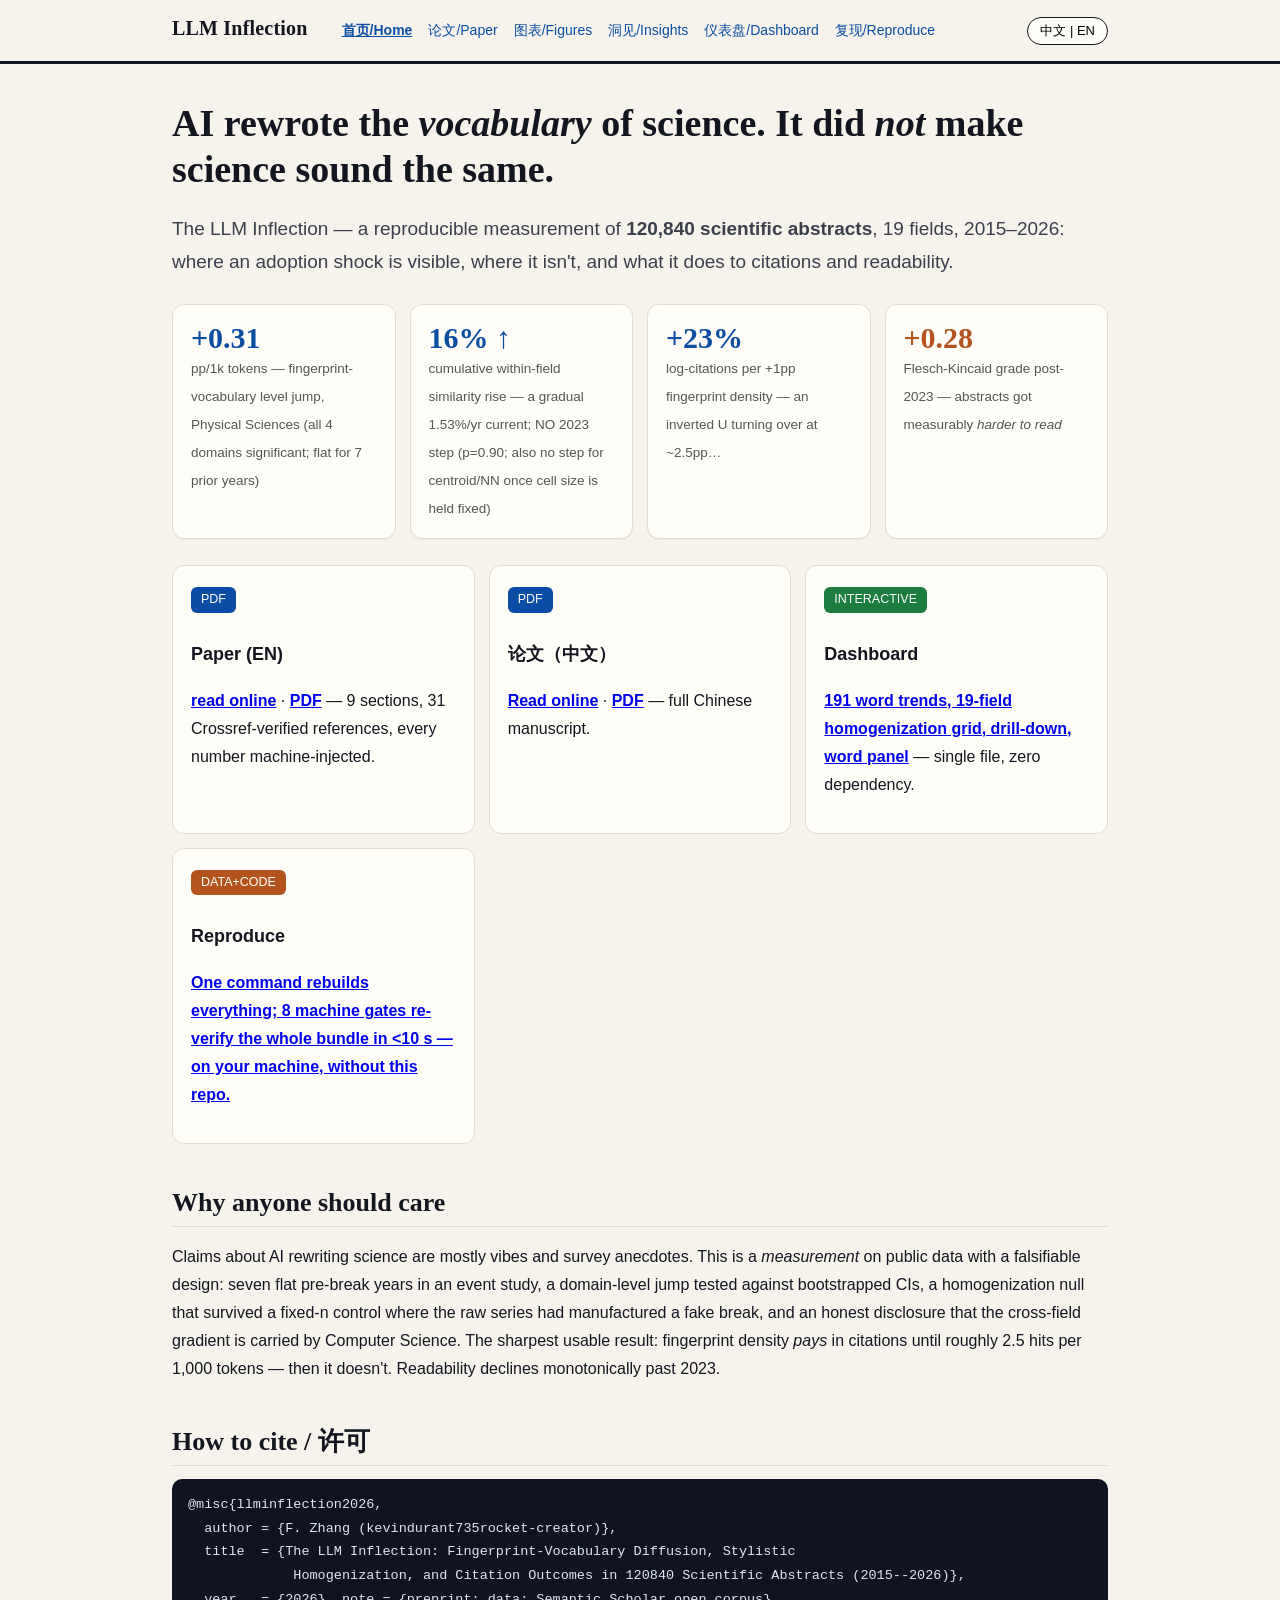
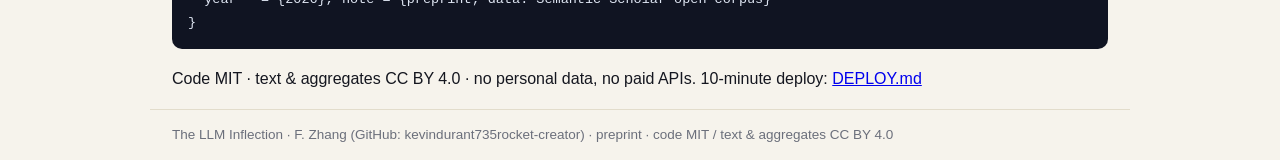
<file: index.html>
<!doctype html><html lang="zh-CN"><head><meta charset="utf-8">
<meta name="viewport" content="width=device-width,initial-scale=1">
<title>The LLM Inflection · LLM 改写科学语言测量</title><meta name="description" content="LLM Inflection — 基于 12 万篇科学摘要的可复现实证研究。A reproducible study of how LLM writing tools changed the language of science.">
<link rel="stylesheet" href="style.css"><link rel="canonical" href="https://kevindurant735rocket-creator.github.io/llm-inflection/index"></head>
<body><header class="top"><div class="wrap"><span class="brand">LLM Inflection</span><nav><a href="index.html" style="font-weight:700;text-decoration:underline">首页/Home</a><a href="paper.html">论文/Paper</a><a href="figures.html">图表/Figures</a><a href="insights.html">洞见/Insights</a><a href="dashboard.html">仪表盘/Dashboard</a><a href="reproduce.html">复现/Reproduce</a></nav>
<button class="langbtn" id="langbtn">中文 | EN</button></div></header><main class="wrap">

<div data-en>
<h1>AI rewrote the <em>vocabulary</em> of science. It did <em>not</em> make science sound the same.</h1>
<p class="lead">The LLM Inflection — a reproducible measurement of <b>120,840 scientific abstracts</b>, 19 fields, 2015–2026: where an adoption shock is visible, where it isn't, and what it does to citations and readability.</p>
</div>
<div data-zh>
<h1>AI 改写了科学的<em>用词</em>，但没有让科学<em>腔调趋同</em>。</h1>
<p class="lead">LLM 拐点 —— 基于 <b>120,840 篇科学摘要</b>（19 领域 × 2015–2026）的可复现实证：采纳冲击在哪里可见、在哪里不可见、以及它如何影响引用与可读性。</p>
</div>
<div class="kpis">
<div class="kpi"><b>+0.31</b><span data-en>pp/1k tokens — fingerprint-vocabulary level jump, Physical Sciences (all 4 domains significant; flat for 7 prior years)</span><span data-zh>pp/1k 词元 —— 指纹词汇水平跳变（四学部全显著；此前七年平坦）</span></div>
<div class="kpi"><b>16% ↑</b><span data-en>cumulative within-field similarity rise — a gradual 1.53%/yr current; NO 2023 step (p=0.90; also no step for centroid/NN once cell size is held fixed)</span><span data-zh>领域内相似度累计上升 —— 1.53%/年 的渐进暗流；2023 无阶跃（p=0.90；固定样本量后质心/最近邻同样无阶跃）</span></div>
<div class="kpi"><b>+23%</b><span data-en>log-citations per +1pp fingerprint density — an inverted U turning over at ~2.5pp…</span><span data-zh>每 +1pp 指纹密度对数引用增益 —— 倒 U，约 2.5pp 见顶…</span></div>
<div class="kpi red"><b>+0.28</b><span data-en>Flesch-Kincaid grade post-2023 — abstracts got measurably <em>harder to read</em></span><span data-zh>2023 后 FK 年级数 —— 摘要确实变得更难读</span></div>
</div>
<div class="cards">
<div class="card"><span class="badge">PDF</span><h3 data-en>Paper (EN)</h3><h3 data-zh>论文（英文）</h3><p data-en><a href="paper.html">read online</a> · <a href="paper.pdf">PDF</a> — 9 sections, 31 Crossref-verified references, every number machine-injected.</p><p data-zh><a href="paper.html">在线阅读</a> · <a href="paper.pdf">下载 PDF</a> —— 9 节结构，31 条引用全部 Crossref 真验，数字全部机器注入。</p></div>
<div class="card"><span class="badge">PDF</span><h3 data-en>论文（中文）</h3><h3 data-zh>Paper (中文)</h3><p data-zh><a href="paper_zh.html">在线阅读</a> · <a href="paper_zh.pdf">下载 PDF</a></p><p data-en><a href="paper_zh.html">Read online</a> · <a href="paper_zh.pdf">PDF</a> — full Chinese manuscript.</p></div>
<div class="card"><span class="badge g">INTERACTIVE</span><h3 data-en>Dashboard</h3><h3 data-zh>交互仪表盘</h3><p data-en><a href="dashboard.html">191 word trends, 19-field homogenization grid, drill-down, word panel</a> — single file, zero dependency.</p><p data-zh><a href="dashboard.html">191 词趋势、19 领域同质化网格、层级钻取、词表面板</a> —— 单文件零依赖。</p></div>
<div class="card"><span class="badge o">DATA+CODE</span><h3 data-en>Reproduce</h3><h3 data-zh>复现与验证</h3><p data-en><a href="reproduce.html">One command rebuilds everything; 8 machine gates re-verify the whole bundle in &lt;10 s — on your machine, without this repo.</a></p><p data-zh><a href="reproduce.html">一条命令重建全部；8 道机器门在你自己的电脑上 &lt;10 秒复验整包 —— 无需本仓库。</a></p></div>
</div>
<h2 data-en>Why anyone should care</h2><h2 data-zh>为什么值得你花十分钟</h2>
<div data-en><p>Claims about AI rewriting science are mostly vibes and survey anecdotes. This is a <em>measurement</em> on public data with a falsifiable design: seven flat pre-break years in an event study, a domain-level jump tested against bootstrapped CIs, a homogenization null that survived a fixed-n control where the raw series had manufactured a fake break, and an honest disclosure that the cross-field gradient is carried by Computer Science. The sharpest usable result: fingerprint density <em>pays</em> in citations until roughly 2.5 hits per 1,000 tokens — then it doesn't. Readability declines monotonically past 2023.</p></div>
<div data-zh><p>关于"AI 改写科研写作"的讨论大多停留在感觉和问卷。这是一份对公开数据的<em>测量</em>，设计上可证伪：事件研究里断点前七年平坦、学部级跳变有自助置信区间、同质化的"无断点"结论经过了固定样本量对照（原始序列的假断点正是被样本量制造出来的，论文里公开披露），并且诚实声明跨领域梯度主要由计算机科学承载。最锋利的可用结论：指纹密度换引用，到约每千词 2.5 次见顶；2023 后可读性单调恶化。</p></div>
<h2 data-en>How to cite / 许可</h2><h2 data-zh>引用与许可</h2>
<pre>@misc{llminflection2026,
  author = {F. Zhang (kevindurant735rocket-creator)},
  title  = {The LLM Inflection: Fingerprint-Vocabulary Diffusion, Stylistic
             Homogenization, and Citation Outcomes in 120840 Scientific Abstracts (2015--2026)},
  year   = {2026}, note = {preprint; data: Semantic Scholar open corpus}
}</pre>
<p data-en>Code MIT · text &amp; aggregates CC BY 4.0 · no personal data, no paid APIs. 10-minute deploy: <a href="DEPLOY.md">DEPLOY.md</a></p>
<p data-zh>代码 MIT · 文本与聚合 CC BY 4.0 · 无个人数据、无付费 API。十分钟上线：见 <a href="DEPLOY.md">DEPLOY.md</a></p>
</main><footer class="wrap"><p data-en>The LLM Inflection · F. Zhang (GitHub: kevindurant735rocket-creator) · preprint · code MIT / text &amp; aggregates CC BY 4.0</p>
<p data-zh>LLM 拐点 · F. Zhang（GitHub: kevindurant735rocket-creator）· 预印本 · 代码 MIT / 文本与聚合数据 CC BY 4.0</p></footer><script>const b=document.body;if(localStorage.getItem('lang')==='zh')b.classList.add('zh');
function sw(){const zh=b.classList.toggle('zh');localStorage.setItem('lang',zh?'zh':'en');
document.getElementById('langbtn').textContent=zh?'EN | 中文':'中文 | EN'}
document.getElementById('langbtn').onclick=sw;
if(b.classList.contains('zh'))document.getElementById('langbtn').textContent='EN | 中文';</script></body></html>
</file>
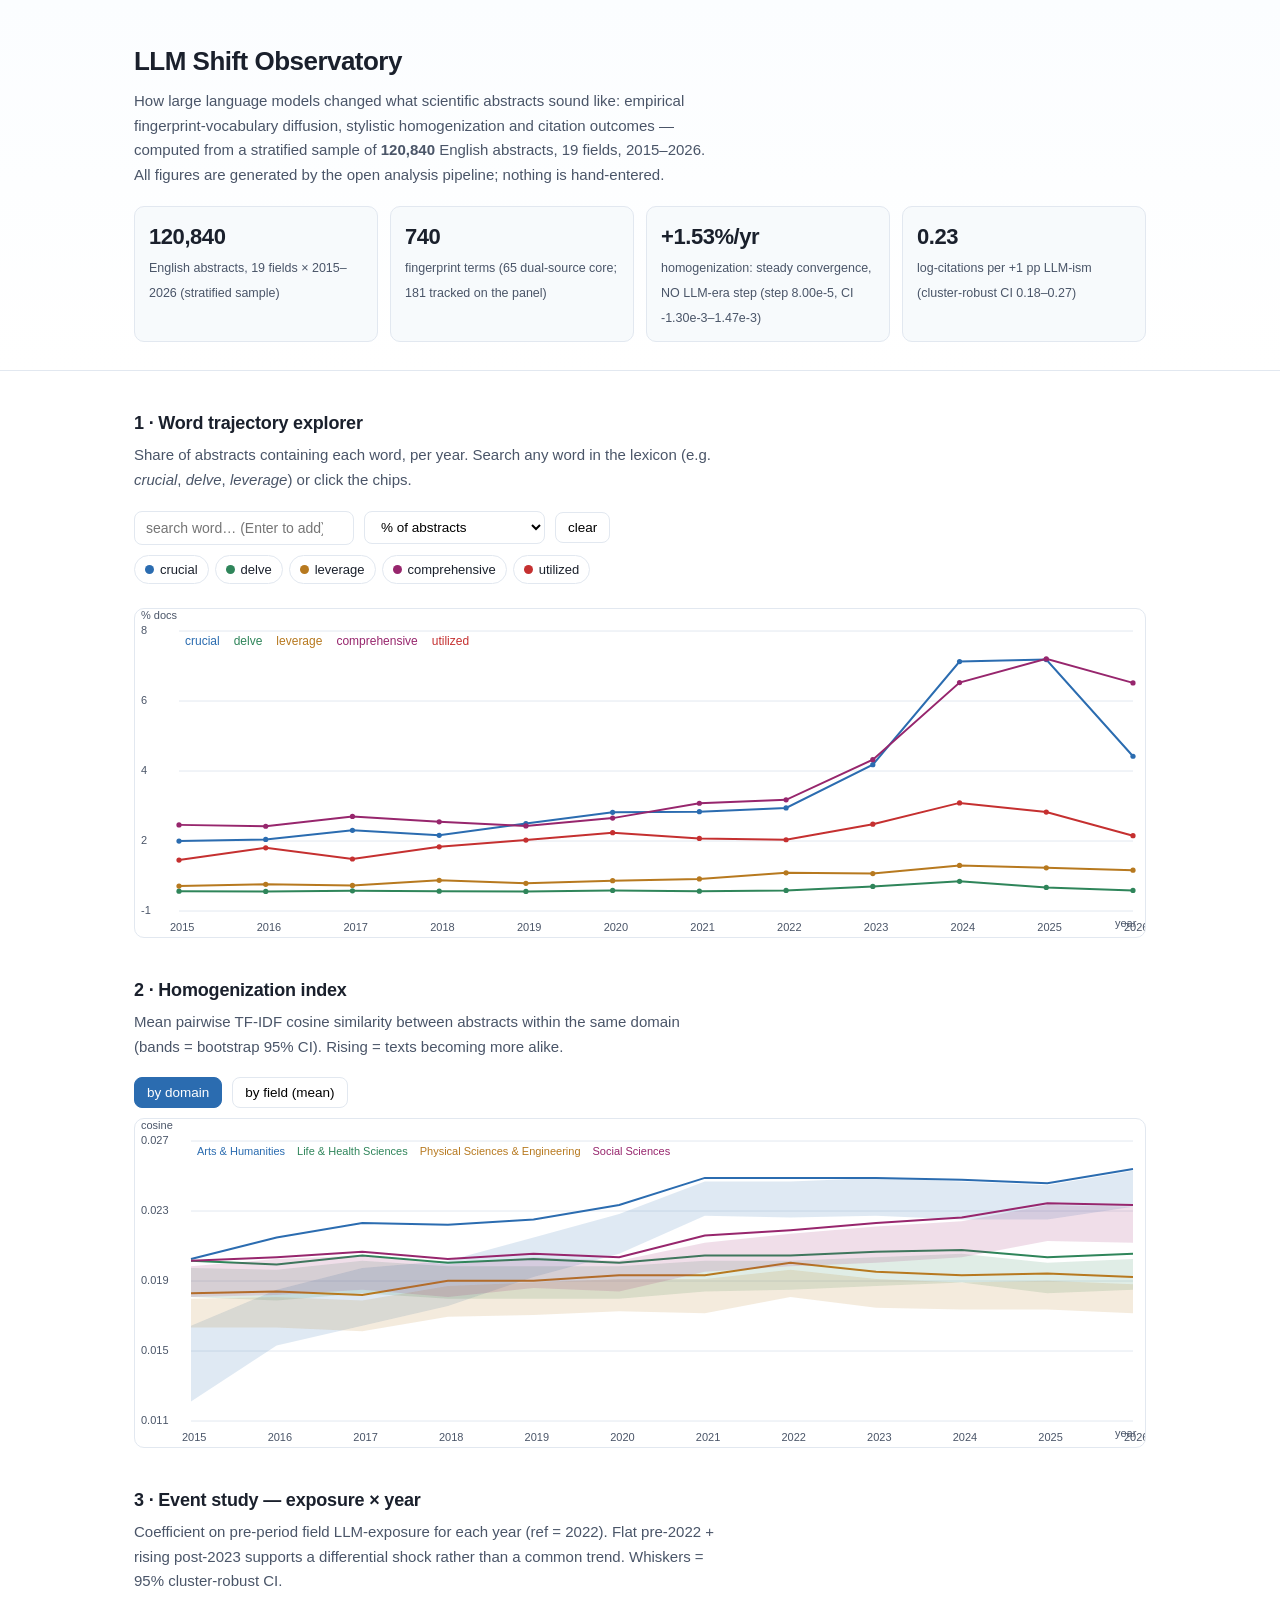
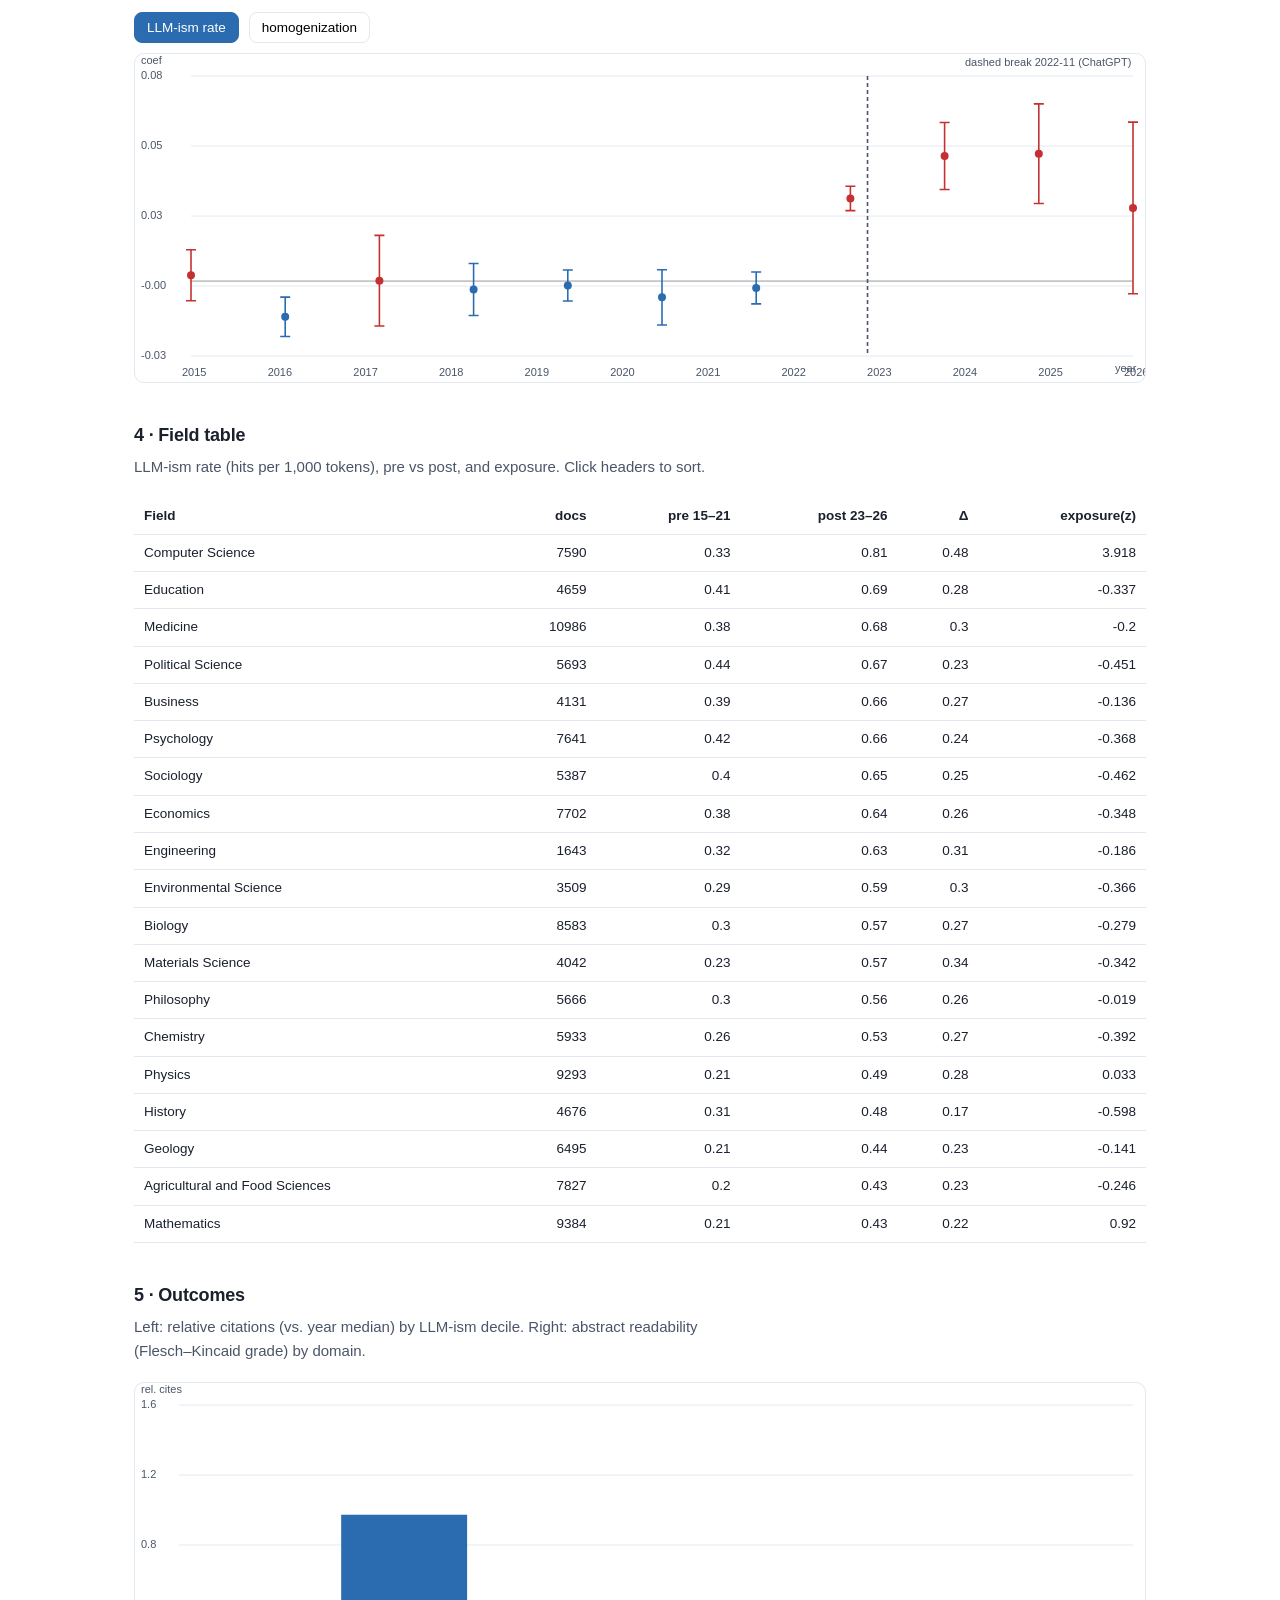
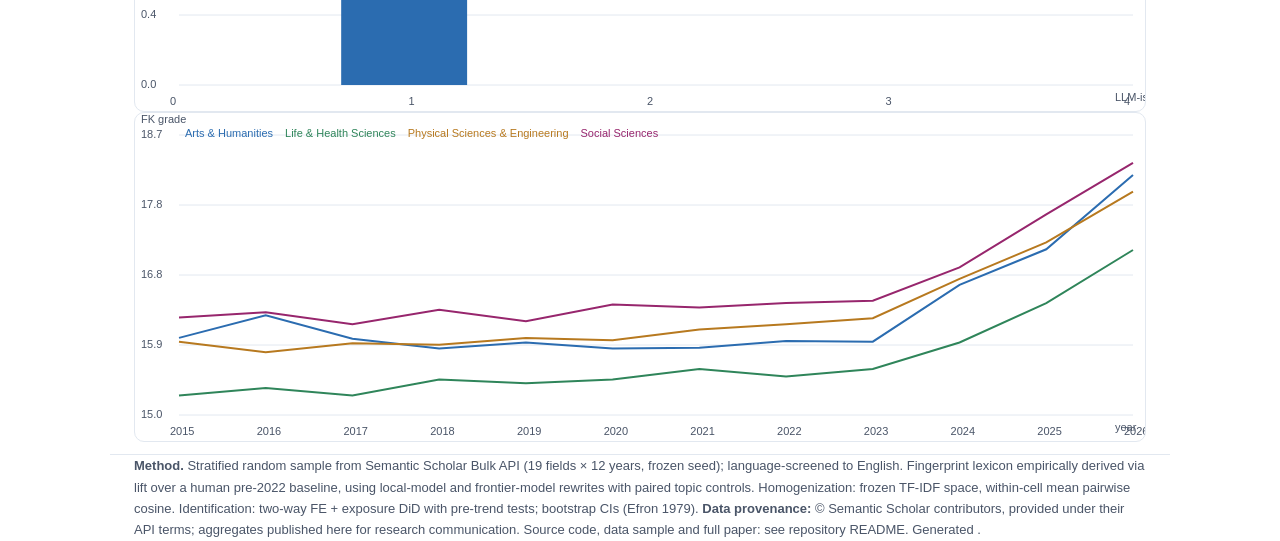
<file: bundle/index.html>
<!DOCTYPE html>
<html lang="en">
<head>
<meta charset="utf-8">
<meta name="viewport" content="width=device-width, initial-scale=1">
<title>LLM Shift Observatory — how AI changed the language of science</title>
<meta name="description" content="Interactive dashboard: LLM-fingerprint vocabulary diffusion, abstract homogenization, and citation outcomes across 19 fields and 12 years of scientific abstracts.">
<style>
:root{--ink:#1a202c;--sub:#4a5568;--line:#e2e8f0;--bg:#ffffff;--acc:#2b6cb0;--acc2:#c53030;--card:#f7fafc}
*{box-sizing:border-box}
body{margin:0;font:15px/1.65 -apple-system,"Segoe UI",Roboto,"Helvetica Neue",Arial,sans-serif;color:var(--ink);background:var(--bg)}
header{padding:40px 24px 26px;border-bottom:1px solid var(--line);background:linear-gradient(180deg,#fbfdff,#fff)}
.wrap{max-width:1060px;margin:0 auto;padding:0 24px}
h1{font-size:26px;margin:0 0 6px;letter-spacing:-.02em}
h2{font-size:18px;margin:38px 0 4px;letter-spacing:-.01em}
p.lead{color:var(--sub);max-width:70ch;margin:0 0 18px}
.cards{display:grid;grid-template-columns:repeat(auto-fit,minmax(190px,1fr));gap:12px;margin:18px 0 2px}
.card{background:var(--card);border:1px solid var(--line);border-radius:10px;padding:12px 14px}
.card b{display:block;font-size:22px;letter-spacing:-.02em}
.card span{font-size:12.5px;color:var(--sub)}
section{margin-bottom:12px}
.controls{display:flex;flex-wrap:wrap;gap:10px;align-items:center;margin:10px 0}
input[type=text]{padding:8px 11px;border:1px solid var(--line);border-radius:8px;font-size:14px;min-width:220px}
input[type=text]:focus,button:focus,select:focus{outline:2px solid var(--acc);outline-offset:1px}
button,select{padding:7px 12px;border:1px solid var(--line);border-radius:8px;background:#fff;font-size:13.5px;cursor:pointer}
button[aria-pressed=true]{background:var(--acc);color:#fff;border-color:var(--acc)}
.chip{display:inline-flex;align-items:center;gap:6px;border:1px solid var(--line);border-radius:999px;padding:3px 10px;font-size:13px;margin:0 6px 6px 0;background:#fff}
.chip i{width:9px;height:9px;border-radius:50%;display:inline-block}
canvas{width:100%;height:330px;display:block;border:1px solid var(--line);border-radius:10px;background:#fff}
table{border-collapse:collapse;width:100%;font-size:13.5px}
th,td{padding:7px 10px;border-bottom:1px solid var(--line);text-align:right}
th:first-child,td:first-child{text-align:left}
th{cursor:pointer;color:var(--sub);font-weight:600}
th[aria-sort]{color:var(--ink)}
.sr-only{position:absolute;width:1px;height:1px;clip:rect(0 0 0 0);overflow:hidden}
footer{border-top:1px solid var(--line);margin-top:44px;padding:22px 0 40px;color:var(--sub);font-size:13px}
a{color:var(--acc)}
@media(max-width:640px){h1{font-size:21px}canvas{height:260px}}
</style>
</head>
<body>
<header><div class="wrap">
<h1>LLM Shift Observatory</h1>
<p class="lead">How large language models changed what scientific abstracts sound like: empirical fingerprint-vocabulary diffusion, stylistic homogenization and citation outcomes — computed from a stratified sample of <b id="ndocs">…</b> English abstracts, 19 fields, 2015–2026. All figures are generated by the open analysis pipeline; nothing is hand-entered.</p>
<div class="cards" id="cards" aria-label="headline statistics"></div>
</div></header>
<main class="wrap">
<section aria-labelledby="s1"><h2 id="s1">1 · Word trajectory explorer</h2>
<p class="lead">Share of abstracts containing each word, per year. Search any word in the lexicon (e.g. <i>crucial</i>, <i>delve</i>, <i>leverage</i>) or click the chips.</p>
<div class="controls">
<label for="wsearch" class="sr-only">Search a word</label>
<input id="wsearch" type="text" list="wlist" placeholder="search word… (Enter to add)" autocomplete="off">
<datalist id="wlist"></datalist>
<label for="msel" class="sr-only">Chart mode</label>
<select id="msel"><option value="share">% of abstracts</option><option value="norm">indexed (first year = 1)</option></select>
<button id="clearw" type="button">clear</button>
</div>
<div id="chips" aria-live="polite"></div>
<canvas id="cv1" role="img" aria-label="Line chart of word prevalence per year for selected words"></canvas></section>

<section aria-labelledby="s2"><h2 id="s2">2 · Homogenization index</h2>
<p class="lead">Mean pairwise TF-IDF cosine similarity between abstracts within the same domain (bands = bootstrap 95% CI). Rising = texts becoming more alike.</p>
<div class="controls"><button id="lvlDomain" aria-pressed="true" type="button">by domain</button><button id="lvlField" aria-pressed="false" type="button">by field (mean)</button></div>
<canvas id="cv2" role="img" aria-label="Line chart of within-domain mean pairwise similarity per year"></canvas></section>

<section aria-labelledby="s3"><h2 id="s3">3 · Event study — exposure × year</h2>
<p class="lead">Coefficient on pre-period field LLM-exposure for each year (ref = 2022). Flat pre-2022 + rising post-2023 supports a differential shock rather than a common trend. Whiskers = 95% cluster-robust CI.</p>
<div class="controls"><button id="esL" aria-pressed="true" type="button">LLM-ism rate</button><button id="esH" aria-pressed="false" type="button">homogenization</button></div>
<canvas id="cv3" role="img" aria-label="Event-study coefficient plot with confidence intervals"></canvas></section>

<section aria-labelledby="s4"><h2 id="s4">4 · Field table</h2><p class="lead">LLM-ism rate (hits per 1,000 tokens), pre vs post, and exposure. Click headers to sort.</p>
<div style="overflow-x:auto"><table id="ftab"><caption class="sr-only">Per-field statistics</caption></table></div></section>

<section aria-labelledby="s5"><h2 id="s5">5 · Outcomes</h2>
<p class="lead">Left: relative citations (vs. year median) by LLM-ism decile. Right: abstract readability (Flesch–Kincaid grade) by domain.</p>
<canvas id="cv4" role="img" aria-label="Bar chart of relative citations by LLM-ism decile"></canvas>
<canvas id="cv5" role="img" aria-label="Line chart of Flesch-Kincaid grade by domain and year"></canvas></section>
</main>
<footer class="wrap">
<b>Method.</b> Stratified random sample from Semantic Scholar Bulk API (19 fields × 12 years, frozen seed); language-screened to English. Fingerprint lexicon empirically derived via lift over a human pre-2022 baseline, using local-model and frontier-model rewrites with paired topic controls. Homogenization: frozen TF-IDF space, within-cell mean pairwise cosine. Identification: two-way FE + exposure DiD with pre-trend tests; bootstrap CIs (Efron 1979).
<b>Data provenance:</b> © Semantic Scholar contributors, provided under their API terms; aggregates published here for research communication. Source code, data sample and full paper: see repository README. Generated <span id="gen"></span>.
</footer>
<script>
//EMBED-BEGIN
const EMBEDDED = {"meta": {"years": [2015, 2016, 2017, 2018, 2019, 2020, 2021, 2022, 2023, 2024, 2025, 2026], "n_docs": 120840, "n_fields": 19, "domains": ["Arts & Humanities", "Life & Health Sciences", "Physical Sciences & Engineering", "Social Sciences"], "fields": ["Agricultural and Food Sciences", "Biology", "Business", "Chemistry", "Computer Science", "Economics", "Education", "Engineering", "Environmental Science", "Geology", "History", "Materials Science", "Mathematics", "Medicine", "Philosophy", "Physics", "Political Science", "Psychology", "Sociology"], "seed": 42}, "words": {"accessibility": [0.33, 0.23, 0.38, 0.26, 0.46, 0.33, 0.43, 0.49, 0.5, 0.84, 1.28, 1.21], "accounts": [0.66, 0.84, 0.62, 0.69, 0.61, 0.65, 0.64, 0.85, 0.81, 0.71, 0.77, 0.86], "accurately": [0.74, 0.77, 0.87, 0.98, 0.94, 1.23, 1.25, 1.15, 1.41, 1.5, 1.55, 1.34], "achieves": [0.2, 0.16, 0.38, 0.59, 0.56, 0.52, 0.59, 0.65, 0.84, 1.24, 2.1, 2.82], "achieving": [0.77, 0.66, 0.83, 0.94, 1.11, 0.95, 1.1, 1.22, 1.49, 2.44, 3.37, 3.33], "additionally": [1.64, 1.72, 1.86, 1.63, 2.17, 2.04, 2.11, 2.45, 3.95, 5.84, 5.88, 3.27], "address": [2.38, 1.99, 2.23, 2.78, 2.62, 3.01, 2.73, 3.07, 3.94, 5.41, 7.14, 6.84], "addressing": [0.59, 0.45, 0.72, 0.62, 0.73, 0.69, 0.79, 1.08, 1.38, 2.82, 3.56, 2.73], "adjust": [0.38, 0.25, 0.29, 0.32, 0.27, 0.29, 0.33, 0.3, 0.31, 0.3, 0.36, 0.37], "advancements": [0.08, 0.14, 0.16, 0.22, 0.19, 0.24, 0.21, 0.29, 0.56, 1.38, 1.4, 0.73], "aims": [4.14, 3.74, 4.7, 4.61, 4.81, 5.21, 6.86, 7.66, 9.54, 11.5, 11.39, 9.77], "alongside": [0.15, 0.23, 0.36, 0.35, 0.48, 0.47, 0.49, 0.42, 0.52, 1.01, 1.47, 2.07], "alter": [0.43, 0.39, 0.56, 0.5, 0.35, 0.49, 0.41, 0.43, 0.44, 0.36, 0.48, 0.49], "approximately": [1.58, 1.45, 1.88, 1.44, 1.58, 1.38, 1.26, 1.26, 1.41, 1.61, 1.92, 2.86], "assessments": [0.49, 0.57, 0.81, 0.64, 0.55, 0.55, 0.66, 0.55, 0.78, 1.27, 1.36, 1.55], "attributed": [0.66, 1.29, 0.83, 1.25, 0.94, 1.08, 0.92, 1.0, 1.03, 1.11, 1.23, 0.92], "blot": [0.26, 0.25, 0.25, 0.29, 0.35, 0.27, 0.23, 0.15, 0.18, 0.17, 0.13, 0.24], "breaking": [0.31, 0.27, 0.18, 0.27, 0.3, 0.28, 0.33, 0.23, 0.32, 0.25, 0.24, 0.35], "calcium": [0.82, 0.82, 0.62, 0.51, 0.64, 0.51, 0.67, 0.5, 0.42, 0.52, 0.62, 0.52], "cement": [0.36, 0.18, 0.2, 0.35, 0.27, 0.25, 0.27, 0.26, 0.24, 0.21, 0.18, 0.17], "centers": [0.72, 0.52, 0.65, 0.54, 0.75, 0.61, 0.66, 0.72, 0.83, 0.86, 0.7, 0.83], "challenge": [2.2, 1.77, 2.15, 2.29, 2.09, 2.09, 2.3, 2.36, 2.53, 3.19, 4.04, 4.18], "cigarettes": [0.1, 0.05, 0.14, 0.05, 0.02, 0.02, 0.04, 0.05, 0.02, 0.03, 0.03, 0.04], "clarity": [0.05, 0.14, 0.2, 0.13, 0.11, 0.18, 0.23, 0.17, 0.23, 0.3, 0.4, 0.58], "committee": [0.26, 0.25, 0.4, 0.37, 0.27, 0.29, 0.43, 0.34, 0.32, 0.31, 0.4, 0.3], "comparisons": [0.74, 0.63, 0.92, 0.82, 0.63, 0.55, 0.71, 0.68, 0.59, 0.64, 0.76, 1.03], "complications": [0.87, 0.45, 0.62, 0.77, 0.61, 0.72, 0.64, 0.73, 0.66, 0.63, 0.7, 0.57], "comprehensive": [1.99, 1.95, 2.24, 2.08, 1.96, 2.19, 2.63, 2.73, 3.92, 6.2, 6.9, 6.19], "comprises": [0.26, 0.41, 0.6, 0.46, 0.4, 0.34, 0.52, 0.38, 0.47, 0.45, 0.62, 0.53], "comprising": [0.54, 0.39, 0.58, 0.53, 0.61, 0.53, 0.47, 0.49, 0.62, 0.78, 0.99, 1.47], "constructs": [0.33, 0.2, 0.34, 0.42, 0.25, 0.45, 0.47, 0.53, 0.54, 0.63, 0.83, 1.28], "contributing": [1.02, 0.7, 0.87, 0.74, 0.58, 0.85, 0.91, 0.78, 1.19, 1.86, 2.39, 1.83], "convenience": [0.31, 0.29, 0.2, 0.27, 0.19, 0.3, 0.3, 0.42, 0.57, 0.48, 0.53, 0.57], "correlates": [0.54, 0.32, 0.49, 0.43, 0.29, 0.37, 0.32, 0.29, 0.32, 0.42, 0.32, 0.61], "covering": [0.56, 0.54, 0.69, 0.62, 0.59, 0.65, 0.61, 0.64, 0.68, 0.78, 1.07, 1.1], "crucial": [1.51, 1.56, 1.83, 1.68, 2.03, 2.36, 2.38, 2.49, 3.77, 6.82, 6.88, 4.02], "defining": [0.41, 0.41, 0.58, 0.53, 0.43, 0.54, 0.67, 0.52, 0.58, 0.6, 0.64, 0.69], "delve": [0.03, 0.02, 0.04, 0.03, 0.02, 0.05, 0.03, 0.05, 0.17, 0.32, 0.14, 0.05], "demonstrating": [0.69, 0.66, 0.83, 0.61, 0.42, 0.59, 0.7, 0.75, 0.85, 1.52, 2.6, 3.03], "departments": [0.15, 0.23, 0.2, 0.24, 0.21, 0.26, 0.29, 0.33, 0.32, 0.28, 0.31, 0.23], "desire": [0.31, 0.2, 0.27, 0.29, 0.34, 0.28, 0.44, 0.46, 0.53, 0.6, 0.43, 0.43], "diarrhea": [0.13, 0.2, 0.14, 0.18, 0.17, 0.08, 0.11, 0.12, 0.13, 0.09, 0.07, 0.09], "differs": [0.41, 0.29, 0.25, 0.24, 0.32, 0.29, 0.35, 0.29, 0.37, 0.3, 0.24, 0.33], "effectively": [1.76, 1.63, 1.79, 2.03, 2.35, 2.24, 2.4, 2.44, 3.21, 4.89, 5.33, 4.29], "elevated": [0.95, 0.91, 0.94, 0.93, 1.15, 0.92, 0.86, 0.78, 1.0, 1.07, 1.58, 1.92], "elucidate": [0.77, 0.48, 0.58, 0.53, 0.37, 0.39, 0.49, 0.41, 0.46, 0.82, 0.95, 0.89], "emphasizing": [0.18, 0.27, 0.14, 0.16, 0.19, 0.18, 0.22, 0.26, 0.54, 1.78, 2.17, 1.63], "employed": [2.17, 2.18, 2.39, 2.56, 2.66, 2.73, 2.53, 2.53, 3.39, 4.72, 5.78, 6.73], "employs": [0.28, 0.25, 0.38, 0.32, 0.35, 0.39, 0.51, 0.51, 0.71, 1.66, 2.49, 2.73], "enabling": [0.43, 0.79, 0.58, 0.62, 0.74, 0.69, 0.6, 0.87, 1.07, 1.77, 3.28, 4.18], "encompassing": [0.03, 0.14, 0.05, 0.11, 0.03, 0.09, 0.13, 0.14, 0.36, 0.75, 0.67, 0.61], "enhance": [1.74, 1.97, 1.85, 2.3, 2.22, 2.2, 2.27, 2.49, 3.69, 6.18, 9.23, 7.08], "enhances": [0.56, 0.45, 0.42, 0.46, 0.42, 0.55, 0.45, 0.51, 0.67, 1.53, 3.13, 2.82], "enhancing": [0.82, 0.7, 0.54, 0.88, 0.94, 1.07, 1.0, 1.0, 1.84, 4.26, 5.78, 4.87], "ensures": [0.05, 0.29, 0.22, 0.32, 0.25, 0.26, 0.4, 0.27, 0.4, 0.62, 0.83, 0.7], "ensuring": [0.36, 0.52, 0.54, 0.56, 0.53, 0.6, 0.69, 0.77, 1.19, 2.43, 3.18, 2.35], "environmentally": [0.26, 0.18, 0.22, 0.37, 0.3, 0.43, 0.37, 0.4, 0.52, 0.56, 0.67, 0.78], "essential": [2.68, 2.52, 2.86, 3.33, 3.18, 3.11, 3.63, 3.57, 4.04, 4.93, 6.76, 6.13], "establishment": [1.12, 0.63, 0.78, 0.67, 0.63, 0.8, 0.61, 0.68, 0.75, 0.74, 0.78, 0.7], "examines": [1.48, 1.41, 1.63, 1.6, 1.56, 1.91, 2.46, 2.88, 3.14, 4.95, 8.16, 10.32], "exceeding": [0.1, 0.16, 0.16, 0.19, 0.21, 0.15, 0.2, 0.09, 0.17, 0.42, 0.67, 1.02], "exhibit": [1.51, 1.07, 1.27, 1.41, 1.45, 1.17, 1.2, 1.19, 1.37, 2.06, 2.68, 3.0], "exhibited": [1.38, 1.56, 1.83, 1.68, 1.8, 1.98, 1.81, 1.52, 1.87, 2.71, 3.65, 4.28], "experiencing": [0.33, 0.29, 0.27, 0.34, 0.25, 0.52, 0.44, 0.67, 0.76, 0.83, 0.67, 0.68], "explores": [1.15, 0.88, 1.01, 1.25, 1.44, 1.47, 1.74, 1.89, 2.4, 4.78, 6.35, 4.25], "extensively": [0.56, 0.54, 0.6, 0.62, 0.5, 0.46, 0.62, 0.56, 0.52, 0.62, 0.85, 0.57], "facilitate": [1.3, 1.59, 1.37, 1.34, 1.23, 1.24, 1.49, 1.58, 1.61, 1.76, 1.86, 1.65], "facilitates": [0.33, 0.32, 0.43, 0.4, 0.4, 0.47, 0.43, 0.55, 0.46, 0.82, 0.97, 0.77], "facilitating": [0.49, 0.39, 0.33, 0.42, 0.34, 0.45, 0.56, 0.48, 0.65, 1.2, 1.36, 0.86], "favorable": [0.49, 0.43, 0.47, 0.38, 0.58, 0.48, 0.69, 0.62, 0.73, 0.75, 0.82, 1.23], "featuring": [0.13, 0.11, 0.24, 0.08, 0.1, 0.12, 0.19, 0.18, 0.15, 0.39, 0.41, 0.37], "findings": [6.82, 7.82, 7.27, 7.48, 7.63, 7.63, 9.21, 9.81, 11.99, 16.18, 23.32, 27.39], "focusing": [0.92, 1.2, 1.18, 1.25, 1.09, 1.3, 1.42, 1.59, 1.75, 3.09, 3.97, 3.27], "framework": [3.58, 3.72, 4.07, 4.03, 4.22, 4.54, 4.87, 5.4, 5.6, 6.78, 11.74, 18.28], "geographic": [0.41, 0.45, 0.43, 0.48, 0.43, 0.41, 0.46, 0.5, 0.41, 0.44, 0.57, 0.75], "gliomas": [0.03, 0.0, 0.05, 0.0, 0.05, 0.07, 0.04, 0.02, 0.04, 0.05, 0.03, 0.01], "globally": [0.49, 0.5, 0.63, 0.74, 0.54, 0.73, 0.84, 0.83, 0.86, 0.83, 1.28, 1.07], "grounded": [0.26, 0.32, 0.22, 0.37, 0.29, 0.32, 0.37, 0.46, 0.49, 0.54, 1.67, 2.68], "hierarchy": [0.31, 0.41, 0.47, 0.27, 0.22, 0.33, 0.38, 0.33, 0.36, 0.33, 0.46, 0.58], "highlighted": [0.69, 0.77, 0.43, 0.86, 0.65, 0.98, 1.09, 1.04, 1.17, 1.4, 1.63, 1.4], "highlighting": [0.64, 0.5, 0.6, 0.53, 0.43, 0.64, 0.6, 0.79, 1.0, 2.38, 4.0, 3.97], "highlights": [1.1, 1.09, 1.39, 1.12, 1.38, 1.47, 1.79, 1.74, 1.98, 4.12, 6.14, 5.57], "holistic": [0.2, 0.43, 0.31, 0.34, 0.22, 0.31, 0.47, 0.48, 0.6, 0.89, 1.27, 1.15], "hours": [1.33, 1.02, 0.9, 1.01, 0.99, 1.05, 0.92, 0.8, 0.93, 0.87, 0.9, 0.94], "hydroxide": [0.13, 0.18, 0.11, 0.11, 0.15, 0.16, 0.13, 0.05, 0.08, 0.07, 0.08, 0.04], "identical": [0.56, 0.39, 0.69, 0.48, 0.45, 0.33, 0.41, 0.43, 0.44, 0.48, 0.34, 0.62], "identifying": [1.33, 1.2, 1.63, 1.36, 1.55, 1.48, 1.71, 1.72, 2.02, 2.69, 3.2, 3.04], "improvements": [0.92, 1.25, 1.05, 1.06, 1.31, 0.91, 1.05, 1.02, 1.0, 1.58, 2.02, 2.16], "improving": [2.1, 1.72, 2.32, 2.38, 2.7, 2.83, 3.13, 3.12, 3.73, 4.81, 5.91, 6.08], "includes": [1.84, 1.88, 1.99, 2.16, 2.43, 1.86, 2.16, 2.26, 2.41, 2.75, 2.6, 1.91], "incorporates": [0.28, 0.32, 0.33, 0.37, 0.29, 0.37, 0.2, 0.29, 0.47, 0.71, 1.06, 1.06], "incorporating": [0.38, 0.54, 0.51, 0.72, 0.62, 0.56, 0.68, 0.81, 0.94, 1.63, 2.38, 2.16], "independently": [0.84, 0.5, 0.6, 0.74, 0.65, 0.68, 0.74, 0.67, 0.67, 0.73, 0.81, 1.42], "indicating": [1.74, 1.81, 1.9, 2.0, 1.59, 1.85, 1.65, 1.82, 1.74, 2.51, 3.38, 4.85], "inducing": [0.26, 0.36, 0.52, 0.4, 0.31, 0.29, 0.37, 0.33, 0.33, 0.33, 0.28, 0.4], "influx": [0.15, 0.11, 0.07, 0.1, 0.15, 0.12, 0.09, 0.12, 0.14, 0.17, 0.08, 0.09], "inhibits": [0.38, 0.34, 0.38, 0.29, 0.29, 0.34, 0.24, 0.24, 0.26, 0.25, 0.28, 0.19], "initially": [0.79, 0.79, 1.05, 0.88, 0.73, 0.81, 0.79, 0.6, 0.81, 0.98, 1.02, 0.86], "initiative": [0.38, 0.54, 0.38, 0.3, 0.27, 0.41, 0.43, 0.35, 0.52, 0.48, 0.79, 0.72], "insights": [1.2, 1.22, 1.34, 1.94, 1.74, 1.82, 2.31, 2.21, 3.69, 6.81, 8.55, 6.31], "instances": [0.43, 0.39, 0.27, 0.37, 0.3, 0.29, 0.37, 0.46, 0.41, 0.42, 0.45, 0.34], "integrates": [0.28, 0.23, 0.27, 0.18, 0.37, 0.22, 0.25, 0.29, 0.47, 1.0, 2.31, 3.09], "integrating": [0.49, 0.59, 0.62, 0.42, 0.55, 0.72, 0.64, 0.76, 1.06, 2.13, 4.38, 5.44], "interconnected": [0.2, 0.27, 0.14, 0.26, 0.27, 0.25, 0.28, 0.23, 0.34, 0.42, 0.47, 0.99], "introduces": [0.72, 0.59, 0.51, 0.75, 0.48, 0.75, 0.76, 0.71, 1.11, 1.71, 2.29, 2.22], "investigates": [0.92, 1.0, 0.99, 1.1, 1.03, 1.08, 1.31, 1.39, 1.4, 2.96, 3.95, 3.56], "involves": [1.07, 1.2, 1.19, 0.98, 0.97, 1.15, 1.14, 1.26, 1.4, 2.14, 1.56, 1.25], "involving": [1.35, 1.7, 1.5, 1.6, 1.66, 1.7, 1.24, 1.61, 1.62, 2.08, 2.85, 3.44], "leading": [2.86, 2.65, 2.71, 2.24, 2.54, 3.01, 2.75, 2.99, 3.18, 4.04, 4.18, 4.1], "lecture": [0.08, 0.11, 0.11, 0.14, 0.13, 0.15, 0.14, 0.24, 0.21, 0.16, 0.12, 0.13], "leverage": [0.18, 0.23, 0.2, 0.35, 0.26, 0.34, 0.39, 0.57, 0.55, 0.79, 0.72, 0.65], "leveraging": [0.05, 0.14, 0.07, 0.22, 0.21, 0.17, 0.22, 0.33, 0.64, 1.25, 1.64, 1.07], "lumen": [0.05, 0.0, 0.05, 0.03, 0.08, 0.1, 0.06, 0.07, 0.04, 0.06, 0.04, 0.06], "maintaining": [0.66, 0.59, 0.81, 0.96, 0.97, 0.98, 1.16, 1.28, 1.42, 2.08, 2.64, 2.81], "manage": [0.54, 0.82, 0.58, 0.72, 0.79, 0.73, 0.73, 0.88, 0.89, 0.91, 1.01, 0.74], "meters": [0.15, 0.09, 0.22, 0.14, 0.17, 0.27, 0.28, 0.13, 0.22, 0.13, 0.2, 0.2], "mets": [0.0, 0.0, 0.02, 0.02, 0.02, 0.08, 0.03, 0.02, 0.01, 0.02, 0.01, 0.03], "mica": [0.1, 0.09, 0.07, 0.06, 0.08, 0.14, 0.06, 0.06, 0.06, 0.04, 0.04, 0.05], "minimizing": [0.43, 0.11, 0.51, 0.34, 0.43, 0.46, 0.36, 0.41, 0.47, 0.61, 0.87, 0.7], "minutes": [0.61, 0.73, 0.63, 0.54, 0.53, 0.47, 0.44, 0.42, 0.38, 0.52, 0.52, 0.52], "mitigating": [0.28, 0.09, 0.11, 0.24, 0.19, 0.2, 0.26, 0.34, 0.47, 0.84, 1.08, 0.7], "notable": [0.33, 0.43, 0.33, 0.3, 0.32, 0.29, 0.4, 0.4, 0.52, 1.12, 1.25, 0.95], "notably": [0.59, 0.45, 0.63, 0.43, 0.77, 0.67, 0.74, 0.63, 0.97, 2.17, 2.47, 2.36], "novel": [5.01, 4.83, 4.7, 5.17, 5.96, 6.02, 5.49, 5.8, 5.93, 6.57, 6.74, 6.15], "numerous": [1.02, 1.88, 1.14, 1.5, 1.29, 1.55, 1.47, 1.63, 1.61, 1.88, 1.43, 1.34], "offering": [0.38, 0.5, 0.52, 0.45, 0.37, 0.45, 0.56, 0.7, 0.96, 2.57, 4.17, 3.26], "offers": [1.15, 1.47, 1.48, 1.28, 1.6, 1.72, 1.64, 2.11, 2.22, 3.74, 5.76, 6.24], "operates": [0.18, 0.07, 0.22, 0.16, 0.22, 0.19, 0.23, 0.19, 0.27, 0.27, 0.43, 1.01], "operative": [0.18, 0.05, 0.14, 0.05, 0.11, 0.11, 0.13, 0.08, 0.1, 0.12, 0.08, 0.13], "optimize": [0.79, 0.59, 0.69, 0.8, 0.89, 0.81, 0.86, 0.95, 1.15, 1.49, 2.08, 1.38], "outcomes": [3.07, 2.43, 2.95, 3.09, 2.86, 3.19, 3.6, 3.91, 4.36, 5.37, 6.05, 7.54], "outlines": [0.36, 0.27, 0.31, 0.18, 0.42, 0.33, 0.37, 0.4, 0.32, 0.47, 0.7, 0.7], "paradigm": [0.72, 0.73, 0.6, 0.78, 0.82, 0.76, 0.77, 0.98, 1.1, 1.02, 1.57, 1.92], "participated": [0.43, 0.7, 0.49, 0.7, 0.51, 0.7, 0.83, 0.86, 0.79, 0.99, 1.04, 0.94], "participating": [0.38, 0.27, 0.45, 0.46, 0.47, 0.43, 0.54, 0.57, 0.52, 0.44, 0.44, 0.4], "particularly": [3.04, 3.24, 3.17, 3.04, 2.92, 3.02, 3.44, 3.14, 3.97, 6.51, 10.08, 10.92], "party": [0.28, 0.23, 0.4, 0.32, 0.22, 0.41, 0.55, 0.54, 0.41, 0.52, 0.38, 0.32], "pharmacy": [0.08, 0.14, 0.07, 0.13, 0.16, 0.07, 0.13, 0.12, 0.12, 0.06, 0.04, 0.1], "pivotal": [0.15, 0.34, 0.27, 0.24, 0.27, 0.33, 0.32, 0.38, 0.69, 1.56, 1.3, 1.02], "placement": [0.28, 0.34, 0.2, 0.32, 0.33, 0.24, 0.25, 0.35, 0.29, 0.27, 0.34, 0.34], "portuguese": [0.23, 0.27, 0.25, 0.16, 0.16, 0.18, 0.08, 0.16, 0.1, 0.15, 0.08, 0.15], "potentially": [1.64, 1.52, 2.01, 1.81, 1.95, 1.71, 1.74, 1.69, 1.69, 2.06, 1.93, 2.05], "predicting": [0.72, 0.79, 0.8, 0.77, 0.81, 1.03, 1.05, 1.07, 0.96, 1.27, 1.08, 0.97], "predominantly": [0.64, 0.73, 0.49, 0.74, 0.51, 0.56, 0.53, 0.52, 0.59, 0.85, 1.12, 1.99], "prevalent": [0.84, 0.61, 0.81, 0.43, 0.55, 0.61, 0.69, 0.71, 0.83, 0.98, 1.1, 1.3], "prevent": [1.23, 1.18, 1.16, 1.23, 1.38, 1.43, 1.51, 1.74, 1.69, 1.59, 1.49, 1.1], "primarily": [1.05, 1.27, 1.03, 1.36, 1.36, 1.43, 1.48, 1.38, 1.59, 2.26, 2.78, 3.64], "primary": [4.14, 4.03, 4.18, 3.76, 3.74, 3.92, 4.13, 3.91, 4.76, 5.52, 5.56, 6.71], "progenitors": [0.1, 0.09, 0.05, 0.08, 0.02, 0.06, 0.08, 0.05, 0.05, 0.06, 0.02, 0.07], "pronounced": [0.33, 0.45, 0.36, 0.43, 0.39, 0.42, 0.54, 0.36, 0.44, 0.75, 0.85, 1.69], "pseudomonas": [0.28, 0.34, 0.38, 0.3, 0.33, 0.17, 0.27, 0.15, 0.22, 0.24, 0.21, 0.21], "ranging": [0.87, 1.29, 1.16, 1.12, 1.19, 1.08, 1.26, 1.11, 1.23, 1.29, 1.6, 1.75], "recognizing": [0.23, 0.16, 0.13, 0.21, 0.19, 0.24, 0.28, 0.29, 0.38, 0.55, 0.52, 0.5], "remain": [1.35, 1.59, 1.68, 1.66, 1.62, 1.75, 1.93, 1.94, 2.0, 2.25, 4.37, 7.23], "remains": [2.84, 2.45, 2.51, 2.46, 2.72, 2.56, 2.68, 3.04, 3.11, 4.19, 6.52, 11.17], "requiring": [0.46, 0.36, 0.52, 0.51, 0.53, 0.55, 0.59, 0.48, 0.61, 0.66, 1.2, 1.55], "reserve": [0.15, 0.2, 0.29, 0.06, 0.16, 0.27, 0.27, 0.19, 0.17, 0.18, 0.23, 0.27], "retirement": [0.03, 0.11, 0.13, 0.05, 0.09, 0.11, 0.11, 0.12, 0.15, 0.15, 0.08, 0.13], "retrieved": [0.26, 0.27, 0.31, 0.43, 0.29, 0.25, 0.31, 0.25, 0.35, 0.28, 0.28, 0.4], "revealing": [0.41, 0.36, 0.6, 0.53, 0.49, 0.5, 0.52, 0.53, 0.57, 1.16, 1.51, 1.9], "rigorous": [0.28, 0.41, 0.31, 0.42, 0.34, 0.37, 0.39, 0.34, 0.41, 0.53, 0.68, 1.05], "robust": [1.64, 1.59, 1.7, 1.86, 1.52, 1.91, 1.81, 1.54, 1.84, 2.6, 3.84, 4.51], "scarcity": [0.2, 0.09, 0.31, 0.14, 0.16, 0.25, 0.13, 0.3, 0.28, 0.44, 0.41, 0.44], "serve": [1.12, 1.07, 1.21, 1.26, 1.41, 1.37, 1.41, 1.31, 1.82, 2.22, 2.89, 2.9], "severely": [0.36, 0.23, 0.42, 0.22, 0.27, 0.37, 0.23, 0.39, 0.37, 0.35, 0.44, 0.57], "significant": [12.6, 12.33, 12.74, 12.07, 12.28, 12.33, 13.42, 14.12, 16.0, 19.65, 22.63, 20.12], "significantly": [8.64, 9.09, 8.81, 8.75, 9.0, 8.38, 8.11, 8.5, 9.19, 11.14, 14.28, 14.14], "soviet": [0.18, 0.27, 0.22, 0.08, 0.09, 0.26, 0.27, 0.35, 0.41, 0.39, 0.47, 0.32], "spanning": [0.36, 0.25, 0.29, 0.29, 0.33, 0.3, 0.23, 0.35, 0.37, 0.62, 0.71, 0.97], "specifically": [2.38, 2.9, 2.17, 2.86, 2.22, 2.4, 2.92, 2.9, 3.27, 4.11, 4.37, 4.09], "sport": [0.15, 0.2, 0.18, 0.18, 0.19, 0.22, 0.28, 0.19, 0.22, 0.16, 0.27, 0.18], "stent": [0.0, 0.02, 0.02, 0.05, 0.07, 0.04, 0.04, 0.04, 0.03, 0.04, 0.01, 0.02], "stores": [0.2, 0.16, 0.2, 0.16, 0.21, 0.18, 0.18, 0.12, 0.18, 0.09, 0.16, 0.07], "substantial": [0.97, 1.25, 1.12, 1.09, 1.21, 1.07, 1.2, 1.32, 1.38, 2.1, 2.06, 3.32], "symptom": [0.28, 0.36, 0.29, 0.26, 0.33, 0.25, 0.26, 0.4, 0.39, 0.43, 0.4, 0.6], "tailored": [0.28, 0.34, 0.27, 0.3, 0.29, 0.32, 0.33, 0.41, 0.57, 1.34, 1.71, 1.22], "taught": [0.31, 0.32, 0.38, 0.29, 0.25, 0.38, 0.33, 0.35, 0.33, 0.31, 0.34, 0.27], "thereby": [0.87, 1.13, 1.19, 1.17, 1.46, 1.38, 1.38, 1.32, 1.74, 2.59, 3.65, 4.66], "thresholds": [0.28, 0.16, 0.36, 0.19, 0.25, 0.15, 0.21, 0.18, 0.22, 0.2, 0.48, 0.84], "transformations": [0.56, 0.45, 0.54, 0.45, 0.39, 0.43, 0.54, 0.5, 0.6, 0.62, 0.73, 1.09], "treating": [0.56, 0.54, 0.56, 0.54, 0.46, 0.56, 0.71, 0.64, 0.57, 0.71, 0.73, 0.75], "undergoing": [0.51, 0.27, 0.52, 0.35, 0.39, 0.37, 0.54, 0.44, 0.48, 0.49, 0.56, 0.69], "underscore": [0.05, 0.11, 0.07, 0.1, 0.06, 0.11, 0.12, 0.13, 0.29, 1.09, 1.77, 1.49], "underscores": [0.08, 0.09, 0.07, 0.11, 0.05, 0.12, 0.13, 0.07, 0.41, 1.67, 1.89, 1.04], "uniquely": [0.15, 0.14, 0.31, 0.22, 0.29, 0.24, 0.24, 0.22, 0.18, 0.18, 0.4, 0.45], "utilized": [0.95, 1.31, 0.98, 1.34, 1.54, 1.76, 1.59, 1.55, 2.01, 2.64, 2.37, 1.67], "utilizes": [0.13, 0.39, 0.27, 0.69, 0.47, 0.29, 0.28, 0.37, 0.63, 0.94, 0.95, 0.65], "utilizing": [0.56, 0.52, 0.63, 0.93, 1.11, 0.98, 0.96, 1.06, 2.02, 3.05, 2.74, 1.87], "valuable": [1.25, 1.36, 1.16, 1.14, 1.15, 1.48, 1.56, 1.58, 2.36, 4.02, 3.76, 2.53], "visibility": [0.13, 0.11, 0.2, 0.18, 0.16, 0.22, 0.18, 0.12, 0.17, 0.19, 0.34, 0.5], "wage": [0.15, 0.18, 0.07, 0.16, 0.11, 0.14, 0.18, 0.09, 0.11, 0.12, 0.15, 0.15]}, "lexicon": {"stent": {"lift_combined": 31.0213, "lift_ollama": 34.8883, "lift_frontier": 0.0002, "lift_paired": 2.2579, "source": "ollama", "style_topic": "style"}, "lumen": {"lift_combined": 22.3351, "lift_ollama": 21.5308, "lift_frontier": 28.7869, "lift_paired": 2.5087, "source": "both", "style_topic": "style"}, "toluene": {"lift_combined": 19.9422, "lift_ollama": 22.4281, "lift_frontier": 0.0002, "lift_paired": 1.0752, "source": "ollama", "style_topic": "topic_or_sample_skew"}, "seizure": {"lift_combined": 17.0183, "lift_ollama": 19.1397, "lift_frontier": 0.0001, "lift_paired": 1.3233, "source": "ollama", "style_topic": "style"}, "underscores": {"lift_combined": 14.3583, "lift_ollama": 16.1482, "lift_frontier": 0.0002, "lift_paired": 72146.4452, "source": "ollama", "style_topic": "style"}, "batik": {"lift_combined": 14.0769, "lift_ollama": 15.8316, "lift_frontier": 0.0002, "lift_paired": 1.0752, "source": "ollama", "style_topic": "topic_or_sample_skew"}, "adrenal": {"lift_combined": 12.763, "lift_ollama": 12.5597, "lift_frontier": 14.3935, "lift_paired": 1.4336, "source": "both", "style_topic": "style"}, "deer": {"lift_combined": 12.3782, "lift_ollama": 13.9212, "lift_frontier": 0.0002, "lift_paired": 1.2096, "source": "ollama", "style_topic": "topic_or_sample_skew"}, "fibrillation": {"lift_combined": 12.0206, "lift_ollama": 13.5191, "lift_frontier": 0.0001, "lift_paired": 1.1827, "source": "ollama", "style_topic": "topic_or_sample_skew"}, "serta": {"lift_combined": 11.2179, "lift_ollama": 8.4109, "lift_frontier": 33.736, "lift_paired": 0.7444, "source": "both", "style_topic": "topic_or_sample_skew"}, "suction": {"lift_combined": 11.0454, "lift_ollama": 12.4222, "lift_frontier": 0.0002, "lift_paired": 1.0752, "source": "ollama", "style_topic": "topic_or_sample_skew"}, "equivalents": {"lift_combined": 10.7157, "lift_ollama": 12.0515, "lift_frontier": 0.0001, "lift_paired": 1.0752, "source": "ollama", "style_topic": "topic_or_sample_skew"}, "corneal": {"lift_combined": 10.6365, "lift_ollama": 11.9624, "lift_frontier": 0.0001, "lift_paired": 0.896, "source": "ollama", "style_topic": "topic_or_sample_skew"}, "discount": {"lift_combined": 10.5356, "lift_ollama": 11.8489, "lift_frontier": 0.0002, "lift_paired": 1.0752, "source": "ollama", "style_topic": "topic_or_sample_skew"}, "dengue": {"lift_combined": 10.497, "lift_ollama": 11.8055, "lift_frontier": 0.0001, "lift_paired": 1.4662, "source": "ollama", "style_topic": "style"}, "esophageal": {"lift_combined": 10.4052, "lift_ollama": 11.7022, "lift_frontier": 0.0001, "lift_paired": 1.2096, "source": "ollama", "style_topic": "topic_or_sample_skew"}, "dans": {"lift_combined": 10.3414, "lift_ollama": 9.1383, "lift_frontier": 19.993, "lift_paired": 1.0035, "source": "both", "style_topic": "topic_or_sample_skew"}, "cigarettes": {"lift_combined": 10.3406, "lift_ollama": 11.6296, "lift_frontier": 0.0002, "lift_paired": 56114.1241, "source": "ollama", "style_topic": "style"}, "biometric": {"lift_combined": 10.2565, "lift_ollama": 11.5351, "lift_frontier": 0.0001, "lift_paired": 1.0752, "source": "ollama", "style_topic": "topic_or_sample_skew"}, "tear": {"lift_combined": 9.8181, "lift_ollama": 9.6618, "lift_frontier": 11.0725, "lift_paired": 0.9557, "source": "both", "style_topic": "topic_or_sample_skew"}, "mets": {"lift_combined": 9.3355, "lift_ollama": 10.4992, "lift_frontier": 0.0001, "lift_paired": 2.3654, "source": "ollama", "style_topic": "style"}, "psoriasis": {"lift_combined": 9.1541, "lift_ollama": 10.2952, "lift_frontier": 0.0002, "lift_paired": 1.2544, "source": "ollama", "style_topic": "topic_or_sample_skew"}, "sentiments": {"lift_combined": 9.0306, "lift_ollama": 10.1563, "lift_frontier": 0.0002, "lift_paired": 1.2902, "source": "ollama", "style_topic": "topic_or_sample_skew"}, "pharmacy": {"lift_combined": 8.9226, "lift_ollama": 9.4446, "lift_frontier": 4.7353, "lift_paired": 1.8278, "source": "both", "style_topic": "style"}, "influx": {"lift_combined": 8.7423, "lift_ollama": 9.8321, "lift_frontier": 0.0001, "lift_paired": 2.1503, "source": "ollama", "style_topic": "style"}, "advancements": {"lift_combined": 8.6245, "lift_ollama": 9.6996, "lift_frontier": 0.0001, "lift_paired": 12.9006, "source": "ollama", "style_topic": "style"}, "tocopherol": {"lift_combined": 8.5469, "lift_ollama": 9.6123, "lift_frontier": 0.0002, "lift_paired": 0.9216, "source": "ollama", "style_topic": "topic_or_sample_skew"}, "featuring": {"lift_combined": 8.5092, "lift_ollama": 9.5699, "lift_frontier": 0.0001, "lift_paired": 64130.2846, "source": "ollama", "style_topic": "style"}, "heave": {"lift_combined": 8.397, "lift_ollama": 9.4437, "lift_frontier": 0.0002, "lift_paired": 0.9216, "source": "ollama", "style_topic": "topic_or_sample_skew"}, "hematopoietic": {"lift_combined": 8.3486, "lift_ollama": 9.3893, "lift_frontier": 0.0001, "lift_paired": 1.2096, "source": "ollama", "style_topic": "topic_or_sample_skew"}, "atrial": {"lift_combined": 8.3246, "lift_ollama": 9.3623, "lift_frontier": 0.0001, "lift_paired": 1.1729, "source": "ollama", "style_topic": "topic_or_sample_skew"}, "stores": {"lift_combined": 8.1525, "lift_ollama": 9.1688, "lift_frontier": 0.0001, "lift_paired": 2.5087, "source": "ollama", "style_topic": "style"}, "bonded": {"lift_combined": 8.0784, "lift_ollama": 9.0854, "lift_frontier": 0.0001, "lift_paired": 1.2288, "source": "ollama", "style_topic": "topic_or_sample_skew"}, "seizures": {"lift_combined": 7.9772, "lift_ollama": 8.9716, "lift_frontier": 0.0002, "lift_paired": 1.0752, "source": "ollama", "style_topic": "topic_or_sample_skew"}, "symplectic": {"lift_combined": 7.9769, "lift_ollama": 8.9713, "lift_frontier": 0.0002, "lift_paired": 1.0752, "source": "ollama", "style_topic": "topic_or_sample_skew"}, "graphite": {"lift_combined": 7.9169, "lift_ollama": 6.8491, "lift_frontier": 16.483, "lift_paired": 0.9984, "source": "both", "style_topic": "topic_or_sample_skew"}, "boiling": {"lift_combined": 7.8899, "lift_ollama": 1.972, "lift_frontier": 55.3641, "lift_paired": 1.0752, "source": "both", "style_topic": "topic_or_sample_skew"}, "emphasizing": {"lift_combined": 7.8212, "lift_ollama": 8.7962, "lift_frontier": 0.0001, "lift_paired": 80162.6058, "source": "ollama", "style_topic": "style"}, "gliomas": {"lift_combined": 7.6702, "lift_ollama": 8.6263, "lift_frontier": 0.0002, "lift_paired": 2.6878, "source": "ollama", "style_topic": "style"}, "portuguese": {"lift_combined": 7.5979, "lift_ollama": 8.545, "lift_frontier": 0.0001, "lift_paired": 3.2255, "source": "ollama", "style_topic": "style"}, "vocal": {"lift_combined": 7.5083, "lift_ollama": 8.4442, "lift_frontier": 0.0001, "lift_paired": 0.9557, "source": "ollama", "style_topic": "topic_or_sample_skew"}, "duct": {"lift_combined": 7.4787, "lift_ollama": 8.4109, "lift_frontier": 0.0002, "lift_paired": 0.9216, "source": "ollama", "style_topic": "topic_or_sample_skew"}, "anorexia": {"lift_combined": 7.3862, "lift_ollama": 0.0002, "lift_frontier": 66.637, "lift_paired": 1.0752, "source": "frontier", "style_topic": "topic_or_sample_skew"}, "tibial": {"lift_combined": 7.3862, "lift_ollama": 8.3069, "lift_frontier": 0.0002, "lift_paired": 1.0752, "source": "ollama", "style_topic": "topic_or_sample_skew"}, "starter": {"lift_combined": 7.2522, "lift_ollama": 8.1562, "lift_frontier": 0.0001, "lift_paired": 1.2544, "source": "ollama", "style_topic": "topic_or_sample_skew"}, "maxillary": {"lift_combined": 7.2519, "lift_ollama": 8.1559, "lift_frontier": 0.0002, "lift_paired": 1.0752, "source": "ollama", "style_topic": "topic_or_sample_skew"}, "exchanger": {"lift_combined": 7.2519, "lift_ollama": 8.1559, "lift_frontier": 0.0002, "lift_paired": 1.0752, "source": "ollama", "style_topic": "topic_or_sample_skew"}, "progenitors": {"lift_combined": 7.2519, "lift_ollama": 4.8936, "lift_frontier": 26.1704, "lift_paired": 1.7919, "source": "both", "style_topic": "style"}, "bats": {"lift_combined": 7.2519, "lift_ollama": 8.1559, "lift_frontier": 0.0002, "lift_paired": 1.0752, "source": "ollama", "style_topic": "topic_or_sample_skew"}, "newspapers": {"lift_combined": 7.1799, "lift_ollama": 8.0749, "lift_frontier": 0.0001, "lift_paired": 1.6128, "source": "ollama", "style_topic": "style"}, "encompassing": {"lift_combined": 7.1224, "lift_ollama": 6.4082, "lift_frontier": 12.8516, "lift_paired": 5.3753, "source": "both", "style_topic": "style"}, "resonators": {"lift_combined": 6.9975, "lift_ollama": 0.0002, "lift_frontier": 63.1304, "lift_paired": 1.0752, "source": "frontier", "style_topic": "topic_or_sample_skew"}, "cessation": {"lift_combined": 6.9038, "lift_ollama": 7.7643, "lift_frontier": 0.0001, "lift_paired": 1.3824, "source": "ollama", "style_topic": "style"}, "monocyte": {"lift_combined": 6.8769, "lift_ollama": 0.0002, "lift_frontier": 62.0421, "lift_paired": 1.0752, "source": "frontier", "style_topic": "topic_or_sample_skew"}, "titles": {"lift_combined": 6.8769, "lift_ollama": 6.1873, "lift_frontier": 12.4086, "lift_paired": 1.344, "source": "both", "style_topic": "style"}, "impulse": {"lift_combined": 6.7895, "lift_ollama": 5.7269, "lift_frontier": 15.3136, "lift_paired": 0.9557, "source": "both", "style_topic": "topic_or_sample_skew"}, "spine": {"lift_combined": 6.7735, "lift_ollama": 7.6179, "lift_frontier": 0.0001, "lift_paired": 1.0752, "source": "ollama", "style_topic": "topic_or_sample_skew"}, "strips": {"lift_combined": 6.7603, "lift_ollama": 7.603, "lift_frontier": 0.0002, "lift_paired": 1.344, "source": "ollama", "style_topic": "style"}, "cape": {"lift_combined": 6.7415, "lift_ollama": 7.5818, "lift_frontier": 0.0001, "lift_paired": 0.9216, "source": "ollama", "style_topic": "topic_or_sample_skew"}, "cavitation": {"lift_combined": 6.6478, "lift_ollama": 7.4765, "lift_frontier": 0.0001, "lift_paired": 1.2902, "source": "ollama", "style_topic": "topic_or_sample_skew"}, "duplication": {"lift_combined": 6.6477, "lift_ollama": 7.4763, "lift_frontier": 0.0002, "lift_paired": 1.0752, "source": "ollama", "style_topic": "topic_or_sample_skew"}, "subsystem": {"lift_combined": 6.6477, "lift_ollama": 7.4763, "lift_frontier": 0.0002, "lift_paired": 0.896, "source": "ollama", "style_topic": "topic_or_sample_skew"}, "annealed": {"lift_combined": 6.6477, "lift_ollama": 7.4763, "lift_frontier": 0.0002, "lift_paired": 0.896, "source": "ollama", "style_topic": "topic_or_sample_skew"}, "lungs": {"lift_combined": 6.5795, "lift_ollama": 7.3997, "lift_frontier": 0.0001, "lift_paired": 1.7203, "source": "ollama", "style_topic": "style"}, "bowel": {"lift_combined": 6.549, "lift_ollama": 7.3653, "lift_frontier": 0.0001, "lift_paired": 1.3141, "source": "ollama", "style_topic": "style"}, "fever": {"lift_combined": 6.5126, "lift_ollama": 7.3244, "lift_frontier": 0.0001, "lift_paired": 1.2902, "source": "ollama", "style_topic": "topic_or_sample_skew"}, "additionally": {"lift_combined": 6.444, "lift_ollama": 7.0747, "lift_frontier": 1.3842, "lift_paired": 10.0349, "source": "ollama", "style_topic": "style"}, "falls": {"lift_combined": 6.3823, "lift_ollama": 6.5797, "lift_frontier": 4.7985, "lift_paired": 1.0752, "source": "both", "style_topic": "topic_or_sample_skew"}, "pour": {"lift_combined": 6.3458, "lift_ollama": 5.0978, "lift_frontier": 16.3576, "lift_paired": 0.8363, "source": "both", "style_topic": "topic_or_sample_skew"}, "crucial": {"lift_combined": 6.3216, "lift_ollama": 6.9462, "lift_frontier": 1.3111, "lift_paired": 7.1954, "source": "ollama", "style_topic": "style"}, "investigates": {"lift_combined": 6.233, "lift_ollama": 6.3869, "lift_frontier": 4.9986, "lift_paired": 6.9118, "source": "both", "style_topic": "style"}, "stromal": {"lift_combined": 6.2162, "lift_ollama": 3.4956, "lift_frontier": 28.0411, "lift_paired": 1.0752, "source": "both", "style_topic": "topic_or_sample_skew"}, "neuropsychiatric": {"lift_combined": 6.1365, "lift_ollama": 6.9015, "lift_frontier": 0.0001, "lift_paired": 0.9216, "source": "ollama", "style_topic": "topic_or_sample_skew"}, "cannabis": {"lift_combined": 6.0592, "lift_ollama": 6.8145, "lift_frontier": 0.0001, "lift_paired": 0.9216, "source": "ollama", "style_topic": "topic_or_sample_skew"}, "asthma": {"lift_combined": 6.044, "lift_ollama": 6.7974, "lift_frontier": 0.0, "lift_paired": 0.9774, "source": "ollama", "style_topic": "topic_or_sample_skew"}, "implanted": {"lift_combined": 6.0434, "lift_ollama": 2.7188, "lift_frontier": 32.7139, "lift_paired": 1.0752, "source": "both", "style_topic": "topic_or_sample_skew"}, "antara": {"lift_combined": 6.0434, "lift_ollama": 6.7968, "lift_frontier": 0.0002, "lift_paired": 0.768, "source": "ollama", "style_topic": "topic_or_sample_skew"}, "outward": {"lift_combined": 6.0434, "lift_ollama": 6.7968, "lift_frontier": 0.0002, "lift_paired": 0.896, "source": "ollama", "style_topic": "topic_or_sample_skew"}, "inulin": {"lift_combined": 6.0434, "lift_ollama": 6.7968, "lift_frontier": 0.0002, "lift_paired": 0.896, "source": "ollama", "style_topic": "topic_or_sample_skew"}, "visibility": {"lift_combined": 5.9646, "lift_ollama": 6.7082, "lift_frontier": 0.0001, "lift_paired": 8.6004, "source": "ollama", "style_topic": "style"}, "citations": {"lift_combined": 5.9532, "lift_ollama": 6.6953, "lift_frontier": 0.0001, "lift_paired": 1.344, "source": "ollama", "style_topic": "style"}, "hemorrhage": {"lift_combined": 5.9532, "lift_ollama": 6.6953, "lift_frontier": 0.0001, "lift_paired": 1.0752, "source": "ollama", "style_topic": "topic_or_sample_skew"}, "olfactory": {"lift_combined": 5.9094, "lift_ollama": 1.6616, "lift_frontier": 39.9859, "lift_paired": 1.0752, "source": "frontier", "style_topic": "topic_or_sample_skew"}, "relativity": {"lift_combined": 5.9093, "lift_ollama": 6.6459, "lift_frontier": 0.0001, "lift_paired": 1.6128, "source": "ollama", "style_topic": "style"}, "prophylaxis": {"lift_combined": 5.8657, "lift_ollama": 6.5969, "lift_frontier": 0.0001, "lift_paired": 1.344, "source": "ollama", "style_topic": "style"}, "irreducible": {"lift_combined": 5.8657, "lift_ollama": 6.5969, "lift_frontier": 0.0001, "lift_paired": 1.344, "source": "ollama", "style_topic": "style"}, "underwater": {"lift_combined": 5.8552, "lift_ollama": 6.5851, "lift_frontier": 0.0001, "lift_paired": 1.2288, "source": "ollama", "style_topic": "topic_or_sample_skew"}, "dari": {"lift_combined": 5.8376, "lift_ollama": 5.9401, "lift_frontier": 5.016, "lift_paired": 0.6842, "source": "both", "style_topic": "topic_or_sample_skew"}, "placental": {"lift_combined": 5.817, "lift_ollama": 6.5422, "lift_frontier": 0.0001, "lift_paired": 0.9408, "source": "ollama", "style_topic": "topic_or_sample_skew"}, "mica": {"lift_combined": 5.6983, "lift_ollama": 6.4086, "lift_frontier": 0.0001, "lift_paired": 2.1503, "source": "ollama", "style_topic": "style"}, "restrictive": {"lift_combined": 5.6981, "lift_ollama": 3.8451, "lift_frontier": 20.5632, "lift_paired": 0.896, "source": "both", "style_topic": "topic_or_sample_skew"}, "hydrogenation": {"lift_combined": 5.6179, "lift_ollama": 6.3182, "lift_frontier": 0.0001, "lift_paired": 1.0752, "source": "ollama", "style_topic": "topic_or_sample_skew"}, "cones": {"lift_combined": 5.4749, "lift_ollama": 6.1574, "lift_frontier": 0.0001, "lift_paired": 1.8815, "source": "ollama", "style_topic": "style"}, "unfavorable": {"lift_combined": 5.464, "lift_ollama": 6.1451, "lift_frontier": 0.0001, "lift_paired": 1.0752, "source": "ollama", "style_topic": "topic_or_sample_skew"}, "nose": {"lift_combined": 5.464, "lift_ollama": 6.1451, "lift_frontier": 0.0001, "lift_paired": 0.896, "source": "ollama", "style_topic": "topic_or_sample_skew"}, "unbalanced": {"lift_combined": 5.3902, "lift_ollama": 0.0001, "lift_frontier": 48.6294, "lift_paired": 1.0752, "source": "frontier", "style_topic": "topic_or_sample_skew"}, "ventricular": {"lift_combined": 5.3186, "lift_ollama": 5.9816, "lift_frontier": 0.0001, "lift_paired": 1.1946, "source": "ollama", "style_topic": "topic_or_sample_skew"}, "turbines": {"lift_combined": 5.2683, "lift_ollama": 5.925, "lift_frontier": 0.0001, "lift_paired": 1.0752, "source": "ollama", "style_topic": "topic_or_sample_skew"}, "focusing": {"lift_combined": 5.2654, "lift_ollama": 5.793, "lift_frontier": 1.0327, "lift_paired": 4.4962, "source": "ollama", "style_topic": "style"}, "fusarium": {"lift_combined": 5.2143, "lift_ollama": 5.8643, "lift_frontier": 0.0001, "lift_paired": 1.1946, "source": "ollama", "style_topic": "topic_or_sample_skew"}, "para": {"lift_combined": 5.1922, "lift_ollama": 4.9849, "lift_frontier": 6.8552, "lift_paired": 0.7347, "source": "both", "style_topic": "topic_or_sample_skew"}, "arsenic": {"lift_combined": 5.1888, "lift_ollama": 5.8356, "lift_frontier": 0.0001, "lift_paired": 1.0752, "source": "ollama", "style_topic": "topic_or_sample_skew"}, "employs": {"lift_combined": 5.1857, "lift_ollama": 5.8321, "lift_frontier": 0.0, "lift_paired": 4.659, "source": "ollama", "style_topic": "style"}, "steels": {"lift_combined": 5.1802, "lift_ollama": 5.8259, "lift_frontier": 0.0001, "lift_paired": 0.896, "source": "ollama", "style_topic": "topic_or_sample_skew"}, "postoperative": {"lift_combined": 5.1559, "lift_ollama": 4.5779, "lift_frontier": 9.793, "lift_paired": 1.2768, "source": "both", "style_topic": "topic_or_sample_skew"}, "chest": {"lift_combined": 5.1286, "lift_ollama": 5.7679, "lift_frontier": 0.0001, "lift_paired": 0.9677, "source": "ollama", "style_topic": "topic_or_sample_skew"}, "hospitalized": {"lift_combined": 5.0491, "lift_ollama": 5.6785, "lift_frontier": 0.0001, "lift_paired": 1.344, "source": "ollama", "style_topic": "style"}, "utilizes": {"lift_combined": 4.9863, "lift_ollama": 5.6078, "lift_frontier": 0.0001, "lift_paired": 6.4507, "source": "ollama", "style_topic": "style"}, "clarity": {"lift_combined": 4.9346, "lift_ollama": 5.5498, "lift_frontier": 0.0001, "lift_paired": 48097.9635, "source": "ollama", "style_topic": "style"}, "nepal": {"lift_combined": 4.9094, "lift_ollama": 5.5214, "lift_frontier": 0.0001, "lift_paired": 0.8601, "source": "ollama", "style_topic": "topic_or_sample_skew"}, "medication": {"lift_combined": 4.8755, "lift_ollama": 5.4833, "lift_frontier": 0.0, "lift_paired": 1.1264, "source": "ollama", "style_topic": "topic_or_sample_skew"}, "coaching": {"lift_combined": 4.8644, "lift_ollama": 1.0942, "lift_frontier": 35.1085, "lift_paired": 0.896, "source": "frontier", "style_topic": "topic_or_sample_skew"}, "surgery": {"lift_combined": 4.8594, "lift_ollama": 4.9683, "lift_frontier": 3.9856, "lift_paired": 1.0752, "source": "both", "style_topic": "topic_or_sample_skew"}, "ocular": {"lift_combined": 4.8142, "lift_ollama": 5.4143, "lift_frontier": 0.0001, "lift_paired": 1.2544, "source": "ollama", "style_topic": "topic_or_sample_skew"}, "uranium": {"lift_combined": 4.8058, "lift_ollama": 5.4048, "lift_frontier": 0.0001, "lift_paired": 1.0752, "source": "ollama", "style_topic": "topic_or_sample_skew"}, "excluding": {"lift_combined": 4.8058, "lift_ollama": 5.4048, "lift_frontier": 0.0001, "lift_paired": 1.7919, "source": "ollama", "style_topic": "style"}, "enhances": {"lift_combined": 4.7678, "lift_ollama": 5.3621, "lift_frontier": 0.0, "lift_paired": 5.3757, "source": "ollama", "style_topic": "style"}, "highlighting": {"lift_combined": 4.7239, "lift_ollama": 5.3128, "lift_frontier": 0.0, "lift_paired": 6.4509, "source": "ollama", "style_topic": "style"}, "polymeric": {"lift_combined": 4.6929, "lift_ollama": 5.2779, "lift_frontier": 0.0001, "lift_paired": 1.0752, "source": "ollama", "style_topic": "topic_or_sample_skew"}, "desorption": {"lift_combined": 4.6928, "lift_ollama": 5.2778, "lift_frontier": 0.0001, "lift_paired": 1.0752, "source": "ollama", "style_topic": "topic_or_sample_skew"}, "retirement": {"lift_combined": 4.6928, "lift_ollama": 5.2778, "lift_frontier": 0.0001, "lift_paired": 48097.9635, "source": "ollama", "style_topic": "style"}, "physicians": {"lift_combined": 4.6777, "lift_ollama": 4.384, "lift_frontier": 7.0338, "lift_paired": 1.2902, "source": "both", "style_topic": "topic_or_sample_skew"}, "luminosity": {"lift_combined": 4.6537, "lift_ollama": 4.4862, "lift_frontier": 5.998, "lift_paired": 0.8363, "source": "both", "style_topic": "topic_or_sample_skew"}, "offering": {"lift_combined": 4.6384, "lift_ollama": 5.2166, "lift_frontier": 0.0, "lift_paired": 16.1257, "source": "ollama", "style_topic": "style"}, "ensuring": {"lift_combined": 4.6215, "lift_ollama": 5.1976, "lift_frontier": 0.0, "lift_paired": 10.2136, "source": "ollama", "style_topic": "style"}, "monsoon": {"lift_combined": 4.6027, "lift_ollama": 5.1764, "lift_frontier": 0.0001, "lift_paired": 1.2096, "source": "ollama", "style_topic": "topic_or_sample_skew"}, "squamous": {"lift_combined": 4.6025, "lift_ollama": 5.1763, "lift_frontier": 0.0001, "lift_paired": 1.0752, "source": "ollama", "style_topic": "topic_or_sample_skew"}, "doppler": {"lift_combined": 4.5587, "lift_ollama": 2.5635, "lift_frontier": 20.5641, "lift_paired": 1.0752, "source": "both", "style_topic": "topic_or_sample_skew"}, "introduces": {"lift_combined": 4.546, "lift_ollama": 4.857, "lift_frontier": 2.0507, "lift_paired": 10.7512, "source": "both", "style_topic": "style"}, "recognizing": {"lift_combined": 4.5402, "lift_ollama": 5.1062, "lift_frontier": 0.0001, "lift_paired": 7.5254, "source": "ollama", "style_topic": "style"}, "billion": {"lift_combined": 4.5329, "lift_ollama": 5.098, "lift_frontier": 0.0001, "lift_paired": 0.9774, "source": "ollama", "style_topic": "topic_or_sample_skew"}, "polysaccharide": {"lift_combined": 4.5327, "lift_ollama": 5.0978, "lift_frontier": 0.0001, "lift_paired": 1.0752, "source": "ollama", "style_topic": "topic_or_sample_skew"}, "probes": {"lift_combined": 4.4876, "lift_ollama": 5.047, "lift_frontier": 0.0001, "lift_paired": 1.0752, "source": "ollama", "style_topic": "topic_or_sample_skew"}, "mitigating": {"lift_combined": 4.4735, "lift_ollama": 5.0311, "lift_frontier": 0.0001, "lift_paired": 6.4504, "source": "ollama", "style_topic": "style"}, "visually": {"lift_combined": 4.4735, "lift_ollama": 5.0311, "lift_frontier": 0.0001, "lift_paired": 1.2902, "source": "ollama", "style_topic": "topic_or_sample_skew"}, "lexical": {"lift_combined": 4.4321, "lift_ollama": 4.9846, "lift_frontier": 0.0001, "lift_paired": 1.0752, "source": "ollama", "style_topic": "topic_or_sample_skew"}, "estrogen": {"lift_combined": 4.432, "lift_ollama": 4.9845, "lift_frontier": 0.0001, "lift_paired": 0.896, "source": "ollama", "style_topic": "topic_or_sample_skew"}, "cheese": {"lift_combined": 4.4016, "lift_ollama": 4.9503, "lift_frontier": 0.0001, "lift_paired": 0.7168, "source": "ollama", "style_topic": "topic_or_sample_skew"}, "glioma": {"lift_combined": 4.3972, "lift_ollama": 4.9454, "lift_frontier": 0.0001, "lift_paired": 0.9408, "source": "ollama", "style_topic": "topic_or_sample_skew"}, "pretest": {"lift_combined": 4.3715, "lift_ollama": 1.2291, "lift_frontier": 29.5793, "lift_paired": 0.8601, "source": "frontier", "style_topic": "topic_or_sample_skew"}, "leveraging": {"lift_combined": 4.3357, "lift_ollama": 4.8761, "lift_frontier": 0.0001, "lift_paired": 5.3753, "source": "ollama", "style_topic": "style"}, "diarrhea": {"lift_combined": 4.3123, "lift_ollama": 4.8499, "lift_frontier": 0.0001, "lift_paired": 3.2254, "source": "ollama", "style_topic": "style"}, "endoscopic": {"lift_combined": 4.2891, "lift_ollama": 3.859, "lift_frontier": 7.7392, "lift_paired": 1.0752, "source": "both", "style_topic": "topic_or_sample_skew"}, "infarction": {"lift_combined": 4.2891, "lift_ollama": 4.8237, "lift_frontier": 0.0001, "lift_paired": 0.768, "source": "ollama", "style_topic": "topic_or_sample_skew"}, "hydroxyl": {"lift_combined": 4.2891, "lift_ollama": 4.8237, "lift_frontier": 0.0001, "lift_paired": 1.0752, "source": "ollama", "style_topic": "topic_or_sample_skew"}, "explores": {"lift_combined": 4.2551, "lift_ollama": 4.7855, "lift_frontier": 0.0, "lift_paired": 3.9097, "source": "ollama", "style_topic": "style"}, "ammonium": {"lift_combined": 4.2549, "lift_ollama": 4.7853, "lift_frontier": 0.0001, "lift_paired": 0.9557, "source": "ollama", "style_topic": "topic_or_sample_skew"}, "vesicles": {"lift_combined": 4.2435, "lift_ollama": 4.7724, "lift_frontier": 0.0001, "lift_paired": 1.0752, "source": "ollama", "style_topic": "topic_or_sample_skew"}, "dementia": {"lift_combined": 4.2308, "lift_ollama": 4.7582, "lift_frontier": 0.0, "lift_paired": 1.1579, "source": "ollama", "style_topic": "topic_or_sample_skew"}, "underwent": {"lift_combined": 4.2257, "lift_ollama": 3.802, "lift_frontier": 7.625, "lift_paired": 1.4147, "source": "both", "style_topic": "style"}, "approximately": {"lift_combined": 4.2188, "lift_ollama": 4.5338, "lift_frontier": 1.6917, "lift_paired": 3.0239, "source": "ollama", "style_topic": "style"}, "complications": {"lift_combined": 4.2073, "lift_ollama": 4.3812, "lift_frontier": 2.8117, "lift_paired": 1.6128, "source": "both", "style_topic": "style"}, "alters": {"lift_combined": 4.1988, "lift_ollama": 4.7222, "lift_frontier": 0.0001, "lift_paired": 1.7919, "source": "ollama", "style_topic": "style"}, "benign": {"lift_combined": 4.1367, "lift_ollama": 4.6523, "lift_frontier": 0.0001, "lift_paired": 1.2544, "source": "ollama", "style_topic": "topic_or_sample_skew"}, "virtue": {"lift_combined": 4.1367, "lift_ollama": 4.6523, "lift_frontier": 0.0001, "lift_paired": 1.0752, "source": "ollama", "style_topic": "topic_or_sample_skew"}, "switched": {"lift_combined": 4.1265, "lift_ollama": 3.8674, "lift_frontier": 6.2048, "lift_paired": 1.0752, "source": "both", "style_topic": "topic_or_sample_skew"}, "treating": {"lift_combined": 4.1224, "lift_ollama": 4.3636, "lift_frontier": 2.1878, "lift_paired": 2.2847, "source": "both", "style_topic": "style"}, "distal": {"lift_combined": 4.1201, "lift_ollama": 3.7912, "lift_frontier": 6.7585, "lift_paired": 1.0752, "source": "both", "style_topic": "topic_or_sample_skew"}, "thoracic": {"lift_combined": 4.1122, "lift_ollama": 4.6248, "lift_frontier": 0.0001, "lift_paired": 1.344, "source": "ollama", "style_topic": "style"}, "transfers": {"lift_combined": 4.0912, "lift_ollama": 3.8343, "lift_frontier": 6.1518, "lift_paired": 1.2902, "source": "both", "style_topic": "topic_or_sample_skew"}, "integer": {"lift_combined": 4.0442, "lift_ollama": 3.7213, "lift_frontier": 6.6339, "lift_paired": 1.0752, "source": "both", "style_topic": "topic_or_sample_skew"}, "exceeding": {"lift_combined": 3.9889, "lift_ollama": 4.4861, "lift_frontier": 0.0001, "lift_paired": 5.3753, "source": "ollama", "style_topic": "style"}, "clinicians": {"lift_combined": 3.9531, "lift_ollama": 4.4459, "lift_frontier": 0.0, "lift_paired": 0.8448, "source": "ollama", "style_topic": "topic_or_sample_skew"}, "environmentally": {"lift_combined": 3.9495, "lift_ollama": 3.9977, "lift_frontier": 3.5633, "lift_paired": 1.536, "source": "both", "style_topic": "style"}, "poem": {"lift_combined": 3.9235, "lift_ollama": 4.4126, "lift_frontier": 0.0001, "lift_paired": 1.2902, "source": "ollama", "style_topic": "topic_or_sample_skew"}, "cardiac": {"lift_combined": 3.9157, "lift_ollama": 4.4038, "lift_frontier": 0.0, "lift_paired": 0.9925, "source": "ollama", "style_topic": "topic_or_sample_skew"}, "splicing": {"lift_combined": 3.9107, "lift_ollama": 4.3981, "lift_frontier": 0.0001, "lift_paired": 0.896, "source": "ollama", "style_topic": "topic_or_sample_skew"}, "utilizing": {"lift_combined": 3.8997, "lift_ollama": 4.3859, "lift_frontier": 0.0, "lift_paired": 2.8671, "source": "ollama", "style_topic": "style"}, "enhancing": {"lift_combined": 3.8918, "lift_ollama": 4.0403, "lift_frontier": 2.7009, "lift_paired": 6.9885, "source": "both", "style_topic": "style"}, "lecture": {"lift_combined": 3.8727, "lift_ollama": 3.4844, "lift_frontier": 6.9879, "lift_paired": 1.7919, "source": "both", "style_topic": "style"}, "hydroxide": {"lift_combined": 3.8727, "lift_ollama": 4.3554, "lift_frontier": 0.0001, "lift_paired": 2.6878, "source": "ollama", "style_topic": "style"}, "renal": {"lift_combined": 3.8376, "lift_ollama": 3.4074, "lift_frontier": 7.2891, "lift_paired": 1.2768, "source": "both", "style_topic": "topic_or_sample_skew"}, "sorption": {"lift_combined": 3.799, "lift_ollama": 4.2725, "lift_frontier": 0.0001, "lift_paired": 1.2902, "source": "ollama", "style_topic": "topic_or_sample_skew"}, "swarm": {"lift_combined": 3.7734, "lift_ollama": 1.2125, "lift_frontier": 24.3163, "lift_paired": 1.0752, "source": "frontier", "style_topic": "topic_or_sample_skew"}, "nerve": {"lift_combined": 3.7715, "lift_ollama": 4.2416, "lift_frontier": 0.0, "lift_paired": 0.9984, "source": "ollama", "style_topic": "topic_or_sample_skew"}, "dictionary": {"lift_combined": 3.7691, "lift_ollama": 4.2389, "lift_frontier": 0.0001, "lift_paired": 0.9216, "source": "ollama", "style_topic": "topic_or_sample_skew"}, "packing": {"lift_combined": 3.7631, "lift_ollama": 4.2322, "lift_frontier": 0.0001, "lift_paired": 1.0752, "source": "ollama", "style_topic": "topic_or_sample_skew"}, "operates": {"lift_combined": 3.7631, "lift_ollama": 3.3858, "lift_frontier": 6.7901, "lift_paired": 2.6878, "source": "both", "style_topic": "style"}, "inverter": {"lift_combined": 3.7631, "lift_ollama": 4.2322, "lift_frontier": 0.0001, "lift_paired": 0.768, "source": "ollama", "style_topic": "topic_or_sample_skew"}, "installation": {"lift_combined": 3.7593, "lift_ollama": 4.2279, "lift_frontier": 0.0001, "lift_paired": 0.9677, "source": "ollama", "style_topic": "topic_or_sample_skew"}, "ensures": {"lift_combined": 3.748, "lift_ollama": 4.2152, "lift_frontier": 0.0001, "lift_paired": 3.763, "source": "ollama", "style_topic": "style"}, "heated": {"lift_combined": 3.7106, "lift_ollama": 4.1732, "lift_frontier": 0.0001, "lift_paired": 1.2902, "source": "ollama", "style_topic": "topic_or_sample_skew"}, "exhibit": {"lift_combined": 3.7007, "lift_ollama": 3.7948, "lift_frontier": 2.946, "lift_paired": 4.0618, "source": "both", "style_topic": "style"}, "placebo": {"lift_combined": 3.6719, "lift_ollama": 4.1296, "lift_frontier": 0.0, "lift_paired": 1.3141, "source": "ollama", "style_topic": "style"}, "transplantation": {"lift_combined": 3.6597, "lift_ollama": 4.1159, "lift_frontier": 0.0, "lift_paired": 0.8271, "source": "ollama", "style_topic": "topic_or_sample_skew"}, "crater": {"lift_combined": 3.6595, "lift_ollama": 4.1157, "lift_frontier": 0.0001, "lift_paired": 0.896, "source": "ollama", "style_topic": "topic_or_sample_skew"}, "bones": {"lift_combined": 3.654, "lift_ollama": 4.1095, "lift_frontier": 0.0001, "lift_paired": 1.6128, "source": "ollama", "style_topic": "style"}, "transplant": {"lift_combined": 3.654, "lift_ollama": 4.1095, "lift_frontier": 0.0001, "lift_paired": 1.0752, "source": "ollama", "style_topic": "topic_or_sample_skew"}, "dispersed": {"lift_combined": 3.65, "lift_ollama": 4.105, "lift_frontier": 0.0001, "lift_paired": 0.7526, "source": "ollama", "style_topic": "topic_or_sample_skew"}, "detecting": {"lift_combined": 3.6264, "lift_ollama": 4.0785, "lift_frontier": 0.0, "lift_paired": 1.8278, "source": "ollama", "style_topic": "style"}, "fiction": {"lift_combined": 3.6263, "lift_ollama": 4.0783, "lift_frontier": 0.0001, "lift_paired": 0.896, "source": "ollama", "style_topic": "topic_or_sample_skew"}, "integrating": {"lift_combined": 3.6046, "lift_ollama": 3.5134, "lift_frontier": 4.3361, "lift_paired": 3.2255, "source": "both", "style_topic": "style"}, "rhythm": {"lift_combined": 3.5936, "lift_ollama": 4.0416, "lift_frontier": 0.0001, "lift_paired": 0.896, "source": "ollama", "style_topic": "topic_or_sample_skew"}, "wing": {"lift_combined": 3.5799, "lift_ollama": 2.8758, "lift_frontier": 9.2278, "lift_paired": 0.9408, "source": "both", "style_topic": "topic_or_sample_skew"}, "workload": {"lift_combined": 3.5722, "lift_ollama": 4.0175, "lift_frontier": 0.0001, "lift_paired": 0.6451, "source": "ollama", "style_topic": "topic_or_sample_skew"}, "reactivity": {"lift_combined": 3.5546, "lift_ollama": 3.5535, "lift_frontier": 3.5633, "lift_paired": 1.0752, "source": "both", "style_topic": "topic_or_sample_skew"}, "align": {"lift_combined": 3.5457, "lift_ollama": 3.9877, "lift_frontier": 0.0001, "lift_paired": 1.6128, "source": "ollama", "style_topic": "style"}, "reactive": {"lift_combined": 3.5393, "lift_ollama": 3.9805, "lift_frontier": 0.0, "lift_paired": 1.0322, "source": "ollama", "style_topic": "topic_or_sample_skew"}, "scarcity": {"lift_combined": 3.53, "lift_ollama": 3.97, "lift_frontier": 0.0001, "lift_paired": 5.3753, "source": "ollama", "style_topic": "style"}, "coronary": {"lift_combined": 3.5198, "lift_ollama": 3.9585, "lift_frontier": 0.0, "lift_paired": 1.6128, "source": "ollama", "style_topic": "style"}, "pension": {"lift_combined": 3.5197, "lift_ollama": 3.9584, "lift_frontier": 0.0001, "lift_paired": 1.0752, "source": "ollama", "style_topic": "topic_or_sample_skew"}, "utilized": {"lift_combined": 3.5155, "lift_ollama": 3.9537, "lift_frontier": 0.0, "lift_paired": 2.5804, "source": "ollama", "style_topic": "style"}, "scored": {"lift_combined": 3.4991, "lift_ollama": 1.5741, "lift_frontier": 18.9408, "lift_paired": 1.344, "source": "frontier", "style_topic": "style"}, "auxiliary": {"lift_combined": 3.494, "lift_ollama": 3.2746, "lift_frontier": 5.2538, "lift_paired": 1.0752, "source": "both", "style_topic": "topic_or_sample_skew"}, "valuable": {"lift_combined": 3.4925, "lift_ollama": 3.8052, "lift_frontier": 0.9847, "lift_paired": 2.8671, "source": "ollama", "style_topic": "style"}, "extensively": {"lift_combined": 3.4688, "lift_ollama": 3.9012, "lift_frontier": 0.0, "lift_paired": 2.7954, "source": "ollama", "style_topic": "style"}, "spanning": {"lift_combined": 3.4687, "lift_ollama": 2.2292, "lift_frontier": 13.4118, "lift_paired": 2.5087, "source": "both", "style_topic": "style"}, "genetics": {"lift_combined": 3.4687, "lift_ollama": 1.9506, "lift_frontier": 15.647, "lift_paired": 1.0752, "source": "both", "style_topic": "topic_or_sample_skew"}, "integrates": {"lift_combined": 3.4687, "lift_ollama": 3.901, "lift_frontier": 0.0001, "lift_paired": 2.1503, "source": "ollama", "style_topic": "style"}, "leading": {"lift_combined": 3.4621, "lift_ollama": 3.8355, "lift_frontier": 0.4662, "lift_paired": 2.7707, "source": "ollama", "style_topic": "style"}, "paired": {"lift_combined": 3.452, "lift_ollama": 3.451, "lift_frontier": 3.4605, "lift_paired": 1.0752, "source": "both", "style_topic": "topic_or_sample_skew"}, "thresholds": {"lift_combined": 3.4437, "lift_ollama": 1.291, "lift_frontier": 20.7125, "lift_paired": 2.1503, "source": "frontier", "style_topic": "style"}, "thereby": {"lift_combined": 3.434, "lift_ollama": 3.6046, "lift_frontier": 2.0654, "lift_paired": 2.9323, "source": "both", "style_topic": "style"}, "syndrome": {"lift_combined": 3.4226, "lift_ollama": 3.0529, "lift_frontier": 6.3888, "lift_paired": 1.0393, "source": "both", "style_topic": "topic_or_sample_skew"}, "interconnected": {"lift_combined": 3.4191, "lift_ollama": 2.5636, "lift_frontier": 10.2823, "lift_paired": 3.2254, "source": "both", "style_topic": "style"}, "sport": {"lift_combined": 3.4117, "lift_ollama": 3.2467, "lift_frontier": 4.7355, "lift_paired": 1.9968, "source": "both", "style_topic": "style"}, "cadmium": {"lift_combined": 3.4093, "lift_ollama": 3.8343, "lift_frontier": 0.0001, "lift_paired": 1.0752, "source": "ollama", "style_topic": "topic_or_sample_skew"}, "grafting": {"lift_combined": 3.4093, "lift_ollama": 3.0675, "lift_frontier": 6.1518, "lift_paired": 1.344, "source": "both", "style_topic": "style"}, "sports": {"lift_combined": 3.4064, "lift_ollama": 3.6294, "lift_frontier": 1.6175, "lift_paired": 1.8571, "source": "ollama", "style_topic": "style"}, "inferior": {"lift_combined": 3.4052, "lift_ollama": 2.7355, "lift_frontier": 8.7777, "lift_paired": 1.0752, "source": "both", "style_topic": "topic_or_sample_skew"}, "committee": {"lift_combined": 3.4015, "lift_ollama": 3.8255, "lift_frontier": 0.0, "lift_paired": 3.9422, "source": "ollama", "style_topic": "style"}, "chromatography": {"lift_combined": 3.395, "lift_ollama": 3.5795, "lift_frontier": 1.9144, "lift_paired": 1.0752, "source": "both", "style_topic": "topic_or_sample_skew"}, "landscapes": {"lift_combined": 3.3949, "lift_ollama": 1.2727, "lift_frontier": 20.4188, "lift_paired": 1.2902, "source": "frontier", "style_topic": "topic_or_sample_skew"}, "yang": {"lift_combined": 3.3916, "lift_ollama": 2.997, "lift_frontier": 6.5569, "lift_paired": 0.4516, "source": "both", "style_topic": "topic_or_sample_skew"}, "experiencing": {"lift_combined": 3.3869, "lift_ollama": 3.8091, "lift_frontier": 0.0, "lift_paired": 72146.4452, "source": "ollama", "style_topic": "style"}, "wake": {"lift_combined": 3.3846, "lift_ollama": 3.8065, "lift_frontier": 0.0001, "lift_paired": 1.0752, "source": "ollama", "style_topic": "topic_or_sample_skew"}, "malignant": {"lift_combined": 3.3806, "lift_ollama": 3.802, "lift_frontier": 0.0, "lift_paired": 1.1946, "source": "ollama", "style_topic": "topic_or_sample_skew"}, "encryption": {"lift_combined": 3.3804, "lift_ollama": 3.8018, "lift_frontier": 0.0001, "lift_paired": 1.344, "source": "ollama", "style_topic": "style"}, "elections": {"lift_combined": 3.371, "lift_ollama": 3.1593, "lift_frontier": 5.0688, "lift_paired": 1.2902, "source": "both", "style_topic": "topic_or_sample_skew"}, "aids": {"lift_combined": 3.3592, "lift_ollama": 3.3057, "lift_frontier": 3.7883, "lift_paired": 1.0752, "source": "both", "style_topic": "topic_or_sample_skew"}, "nasal": {"lift_combined": 3.352, "lift_ollama": 3.7699, "lift_frontier": 0.0001, "lift_paired": 1.344, "source": "ollama", "style_topic": "style"}, "hepatitis": {"lift_combined": 3.3474, "lift_ollama": 1.2549, "lift_frontier": 20.1332, "lift_paired": 1.0752, "source": "frontier", "style_topic": "topic_or_sample_skew"}, "accessibility": {"lift_combined": 3.3369, "lift_ollama": 3.7528, "lift_frontier": 0.0, "lift_paired": 2.3654, "source": "ollama", "style_topic": "style"}, "medicinal": {"lift_combined": 3.3342, "lift_ollama": 3.7498, "lift_frontier": 0.0, "lift_paired": 0.9408, "source": "ollama", "style_topic": "topic_or_sample_skew"}, "enabling": {"lift_combined": 3.3242, "lift_ollama": 3.4894, "lift_frontier": 1.9994, "lift_paired": 2.3039, "source": "both", "style_topic": "style"}, "transformations": {"lift_combined": 3.3242, "lift_ollama": 2.804, "lift_frontier": 7.4978, "lift_paired": 1.8432, "source": "both", "style_topic": "style"}, "carriers": {"lift_combined": 3.3242, "lift_ollama": 2.617, "lift_frontier": 8.9973, "lift_paired": 0.8271, "source": "both", "style_topic": "topic_or_sample_skew"}, "histological": {"lift_combined": 3.3045, "lift_ollama": 3.7164, "lift_frontier": 0.0001, "lift_paired": 1.5052, "source": "ollama", "style_topic": "style"}, "spectrometer": {"lift_combined": 3.2966, "lift_ollama": 3.7076, "lift_frontier": 0.0001, "lift_paired": 0.672, "source": "ollama", "style_topic": "topic_or_sample_skew"}, "particularly": {"lift_combined": 3.2957, "lift_ollama": 3.5006, "lift_frontier": 1.6519, "lift_paired": 3.5188, "source": "ollama", "style_topic": "style"}, "taught": {"lift_combined": 3.2787, "lift_ollama": 3.2777, "lift_frontier": 3.2867, "lift_paired": 2.4191, "source": "both", "style_topic": "style"}, "couple": {"lift_combined": 3.2786, "lift_ollama": 3.6873, "lift_frontier": 0.0001, "lift_paired": 1.0752, "source": "ollama", "style_topic": "topic_or_sample_skew"}, "bullying": {"lift_combined": 3.2786, "lift_ollama": 3.6873, "lift_frontier": 0.0001, "lift_paired": 1.0752, "source": "ollama", "style_topic": "topic_or_sample_skew"}, "enhance": {"lift_combined": 3.2769, "lift_ollama": 3.6854, "lift_frontier": 0.0, "lift_paired": 3.099, "source": "ollama", "style_topic": "style"}, "refractory": {"lift_combined": 3.2696, "lift_ollama": 2.9418, "lift_frontier": 5.8997, "lift_paired": 1.0752, "source": "both", "style_topic": "topic_or_sample_skew"}, "export": {"lift_combined": 3.2504, "lift_ollama": 0.997, "lift_frontier": 21.327, "lift_paired": 1.3141, "source": "frontier", "style_topic": "style"}, "wage": {"lift_combined": 3.2469, "lift_ollama": 3.13, "lift_frontier": 4.1848, "lift_paired": 2.5087, "source": "both", "style_topic": "style"}, "alter": {"lift_combined": 3.2431, "lift_ollama": 3.6474, "lift_frontier": 0.0, "lift_paired": 2.6879, "source": "ollama", "style_topic": "style"}, "professor": {"lift_combined": 3.2398, "lift_ollama": 3.6437, "lift_frontier": 0.0001, "lift_paired": 1.4336, "source": "ollama", "style_topic": "style"}, "indicating": {"lift_combined": 3.2333, "lift_ollama": 3.4546, "lift_frontier": 1.4586, "lift_paired": 4.3007, "source": "ollama", "style_topic": "style"}, "innate": {"lift_combined": 3.2281, "lift_ollama": 3.6305, "lift_frontier": 0.0001, "lift_paired": 1.2544, "source": "ollama", "style_topic": "topic_or_sample_skew"}, "amyloid": {"lift_combined": 3.2281, "lift_ollama": 3.6305, "lift_frontier": 0.0001, "lift_paired": 1.0752, "source": "ollama", "style_topic": "topic_or_sample_skew"}, "morbidity": {"lift_combined": 3.2235, "lift_ollama": 3.0211, "lift_frontier": 4.8471, "lift_paired": 1.0752, "source": "both", "style_topic": "topic_or_sample_skew"}, "congenital": {"lift_combined": 3.2169, "lift_ollama": 3.6179, "lift_frontier": 0.0001, "lift_paired": 0.896, "source": "ollama", "style_topic": "topic_or_sample_skew"}, "polymorphisms": {"lift_combined": 3.2126, "lift_ollama": 3.0109, "lift_frontier": 4.8307, "lift_paired": 1.0752, "source": "both", "style_topic": "topic_or_sample_skew"}, "tubes": {"lift_combined": 3.2095, "lift_ollama": 3.6096, "lift_frontier": 0.0001, "lift_paired": 1.0752, "source": "ollama", "style_topic": "topic_or_sample_skew"}, "grounded": {"lift_combined": 3.2073, "lift_ollama": 2.7053, "lift_frontier": 7.234, "lift_paired": 8.6004, "source": "both", "style_topic": "style"}, "deficits": {"lift_combined": 3.1912, "lift_ollama": 3.589, "lift_frontier": 0.0, "lift_paired": 1.3824, "source": "ollama", "style_topic": "style"}, "scans": {"lift_combined": 3.1912, "lift_ollama": 3.5889, "lift_frontier": 0.0001, "lift_paired": 1.0752, "source": "ollama", "style_topic": "topic_or_sample_skew"}, "mexican": {"lift_combined": 3.1912, "lift_ollama": 3.5889, "lift_frontier": 0.0001, "lift_paired": 1.0752, "source": "ollama", "style_topic": "topic_or_sample_skew"}, "remains": {"lift_combined": 3.1891, "lift_ollama": 3.1462, "lift_frontier": 3.5334, "lift_paired": 2.2698, "source": "both", "style_topic": "style"}, "election": {"lift_combined": 3.1701, "lift_ollama": 3.5652, "lift_frontier": 0.0001, "lift_paired": 0.8064, "source": "ollama", "style_topic": "topic_or_sample_skew"}, "outlines": {"lift_combined": 3.1552, "lift_ollama": 3.5485, "lift_frontier": 0.0001, "lift_paired": 3.763, "source": "ollama", "style_topic": "style"}, "operative": {"lift_combined": 3.1374, "lift_ollama": 3.0245, "lift_frontier": 4.0437, "lift_paired": 1.5052, "source": "both", "style_topic": "style"}, "prostate": {"lift_combined": 3.1343, "lift_ollama": 3.525, "lift_frontier": 0.0, "lift_paired": 0.9856, "source": "ollama", "style_topic": "topic_or_sample_skew"}, "attributed": {"lift_combined": 3.0956, "lift_ollama": 3.165, "lift_frontier": 2.539, "lift_paired": 1.9712, "source": "both", "style_topic": "style"}, "normative": {"lift_combined": 3.0923, "lift_ollama": 3.4778, "lift_frontier": 0.0, "lift_paired": 1.0752, "source": "ollama", "style_topic": "topic_or_sample_skew"}, "ventilation": {"lift_combined": 3.0922, "lift_ollama": 1.3911, "lift_frontier": 16.7386, "lift_paired": 0.896, "source": "frontier", "style_topic": "topic_or_sample_skew"}, "grids": {"lift_combined": 3.0922, "lift_ollama": 3.4777, "lift_frontier": 0.0001, "lift_paired": 1.344, "source": "ollama", "style_topic": "style"}, "weekly": {"lift_combined": 3.0854, "lift_ollama": 3.47, "lift_frontier": 0.0001, "lift_paired": 1.2544, "source": "ollama", "style_topic": "topic_or_sample_skew"}, "grid": {"lift_combined": 3.0735, "lift_ollama": 3.4566, "lift_frontier": 0.0, "lift_paired": 0.9216, "source": "ollama", "style_topic": "topic_or_sample_skew"}, "societal": {"lift_combined": 3.0685, "lift_ollama": 3.451, "lift_frontier": 0.0, "lift_paired": 1.2096, "source": "ollama", "style_topic": "topic_or_sample_skew"}, "incorporates": {"lift_combined": 3.0685, "lift_ollama": 2.3007, "lift_frontier": 9.2278, "lift_paired": 6.4504, "source": "both", "style_topic": "style"}, "employed": {"lift_combined": 3.0643, "lift_ollama": 3.3836, "lift_frontier": 0.5027, "lift_paired": 3.2853, "source": "ollama", "style_topic": "style"}, "staining": {"lift_combined": 3.0335, "lift_ollama": 3.4117, "lift_frontier": 0.0, "lift_paired": 1.0752, "source": "ollama", "style_topic": "topic_or_sample_skew"}, "elongation": {"lift_combined": 3.0296, "lift_ollama": 3.4073, "lift_frontier": 0.0001, "lift_paired": 1.0752, "source": "ollama", "style_topic": "topic_or_sample_skew"}, "solids": {"lift_combined": 3.0296, "lift_ollama": 3.4073, "lift_frontier": 0.0001, "lift_paired": 1.0752, "source": "ollama", "style_topic": "topic_or_sample_skew"}, "cardiovascular": {"lift_combined": 3.0257, "lift_ollama": 2.8656, "lift_frontier": 4.3102, "lift_paired": 1.0214, "source": "both", "style_topic": "topic_or_sample_skew"}, "uniquely": {"lift_combined": 3.0219, "lift_ollama": 3.3986, "lift_frontier": 0.0001, "lift_paired": 2.6878, "source": "ollama", "style_topic": "style"}, "patients": {"lift_combined": 3.0145, "lift_ollama": 3.0263, "lift_frontier": 2.92, "lift_paired": 1.0988, "source": "both", "style_topic": "topic_or_sample_skew"}, "thirty": {"lift_combined": 3.0106, "lift_ollama": 2.7087, "lift_frontier": 5.4324, "lift_paired": 1.344, "source": "both", "style_topic": "style"}, "accountability": {"lift_combined": 3.0025, "lift_ollama": 3.3768, "lift_frontier": 0.0001, "lift_paired": 1.0752, "source": "ollama", "style_topic": "topic_or_sample_skew"}, "vertices": {"lift_combined": 3.0025, "lift_ollama": 3.3768, "lift_frontier": 0.0001, "lift_paired": 1.0752, "source": "ollama", "style_topic": "topic_or_sample_skew"}, "enrolled": {"lift_combined": 3.0012, "lift_ollama": 2.8128, "lift_frontier": 4.5128, "lift_paired": 1.2902, "source": "both", "style_topic": "topic_or_sample_skew"}, "hospitalization": {"lift_combined": 2.9992, "lift_ollama": 3.3731, "lift_frontier": 0.0001, "lift_paired": 1.7919, "source": "ollama", "style_topic": "style"}, "symptom": {"lift_combined": 2.9965, "lift_ollama": 3.37, "lift_frontier": 0.0, "lift_paired": 2.1503, "source": "ollama", "style_topic": "style"}, "pose": {"lift_combined": 2.9918, "lift_ollama": 3.3647, "lift_frontier": 0.0, "lift_paired": 1.6128, "source": "ollama", "style_topic": "style"}, "municipal": {"lift_combined": 2.9825, "lift_ollama": 3.3542, "lift_frontier": 0.0, "lift_paired": 1.0752, "source": "ollama", "style_topic": "topic_or_sample_skew"}, "constructs": {"lift_combined": 2.9794, "lift_ollama": 1.8616, "lift_frontier": 11.9466, "lift_paired": 1.6128, "source": "both", "style_topic": "style"}, "invasive": {"lift_combined": 2.9723, "lift_ollama": 2.815, "lift_frontier": 4.2341, "lift_paired": 0.9728, "source": "both", "style_topic": "topic_or_sample_skew"}, "involves": {"lift_combined": 2.9649, "lift_ollama": 3.3345, "lift_frontier": 0.0, "lift_paired": 2.9567, "source": "ollama", "style_topic": "style"}, "bleeding": {"lift_combined": 2.9548, "lift_ollama": 3.3231, "lift_frontier": 0.0001, "lift_paired": 1.6128, "source": "ollama", "style_topic": "style"}, "cited": {"lift_combined": 2.9548, "lift_ollama": 2.7693, "lift_frontier": 4.4431, "lift_paired": 1.2902, "source": "both", "style_topic": "topic_or_sample_skew"}, "centers": {"lift_combined": 2.9481, "lift_ollama": 3.3156, "lift_frontier": 0.0, "lift_paired": 2.1503, "source": "ollama", "style_topic": "style"}, "primarily": {"lift_combined": 2.9468, "lift_ollama": 3.3142, "lift_frontier": 0.0, "lift_paired": 4.1471, "source": "ollama", "style_topic": "style"}, "severely": {"lift_combined": 2.9367, "lift_ollama": 2.7523, "lift_frontier": 4.4158, "lift_paired": 1.6128, "source": "both", "style_topic": "style"}, "therapy": {"lift_combined": 2.9339, "lift_ollama": 3.14, "lift_frontier": 1.2808, "lift_paired": 1.0256, "source": "ollama", "style_topic": "topic_or_sample_skew"}, "elliptic": {"lift_combined": 2.9331, "lift_ollama": 3.2987, "lift_frontier": 0.0001, "lift_paired": 1.0752, "source": "ollama", "style_topic": "topic_or_sample_skew"}, "controls": {"lift_combined": 2.9148, "lift_ollama": 1.8732, "lift_frontier": 11.2704, "lift_paired": 1.2139, "source": "both", "style_topic": "topic_or_sample_skew"}, "jointly": {"lift_combined": 2.9117, "lift_ollama": 1.3099, "lift_frontier": 15.7612, "lift_paired": 1.344, "source": "frontier", "style_topic": "style"}, "inquiry": {"lift_combined": 2.9011, "lift_ollama": 0.4079, "lift_frontier": 22.9021, "lift_paired": 0.8601, "source": "frontier", "style_topic": "topic_or_sample_skew"}, "gravitational": {"lift_combined": 2.8936, "lift_ollama": 3.2543, "lift_frontier": 0.0001, "lift_paired": 1.5052, "source": "ollama", "style_topic": "style"}, "insights": {"lift_combined": 2.8924, "lift_ollama": 3.253, "lift_frontier": 0.0, "lift_paired": 4.3007, "source": "ollama", "style_topic": "style"}, "spray": {"lift_combined": 2.8837, "lift_ollama": 3.2431, "lift_frontier": 0.0, "lift_paired": 1.0752, "source": "ollama", "style_topic": "topic_or_sample_skew"}, "reserve": {"lift_combined": 2.8836, "lift_ollama": 2.1621, "lift_frontier": 8.672, "lift_paired": 1.6128, "source": "both", "style_topic": "style"}, "neighborhood": {"lift_combined": 2.8836, "lift_ollama": 3.2431, "lift_frontier": 0.0001, "lift_paired": 1.2902, "source": "ollama", "style_topic": "topic_or_sample_skew"}, "abuse": {"lift_combined": 2.8774, "lift_ollama": 3.236, "lift_frontier": 0.0, "lift_paired": 0.7885, "source": "ollama", "style_topic": "topic_or_sample_skew"}, "encountered": {"lift_combined": 2.875, "lift_ollama": 3.2334, "lift_frontier": 0.0, "lift_paired": 1.4336, "source": "ollama", "style_topic": "style"}, "cloud": {"lift_combined": 2.8742, "lift_ollama": 2.3407, "lift_frontier": 7.1533, "lift_paired": 0.9171, "source": "both", "style_topic": "topic_or_sample_skew"}, "party": {"lift_combined": 2.8713, "lift_ollama": 2.5373, "lift_frontier": 5.5511, "lift_paired": 1.6725, "source": "both", "style_topic": "style"}, "actuator": {"lift_combined": 2.8698, "lift_ollama": 3.2275, "lift_frontier": 0.0001, "lift_paired": 1.344, "source": "ollama", "style_topic": "style"}, "anatomical": {"lift_combined": 2.8639, "lift_ollama": 3.2209, "lift_frontier": 0.0001, "lift_paired": 1.2544, "source": "ollama", "style_topic": "topic_or_sample_skew"}, "hospital": {"lift_combined": 2.8563, "lift_ollama": 2.7744, "lift_frontier": 3.5141, "lift_paired": 1.0284, "source": "both", "style_topic": "topic_or_sample_skew"}, "sweet": {"lift_combined": 2.8493, "lift_ollama": 3.2045, "lift_frontier": 0.0, "lift_paired": 1.2288, "source": "ollama", "style_topic": "topic_or_sample_skew"}, "wireless": {"lift_combined": 2.8415, "lift_ollama": 3.1958, "lift_frontier": 0.0, "lift_paired": 1.1648, "source": "ollama", "style_topic": "topic_or_sample_skew"}, "elucidate": {"lift_combined": 2.8381, "lift_ollama": 2.8372, "lift_frontier": 2.845, "lift_paired": 4.8381, "source": "both", "style_topic": "style"}, "chiral": {"lift_combined": 2.8348, "lift_ollama": 2.7328, "lift_frontier": 3.6537, "lift_paired": 1.2544, "source": "both", "style_topic": "topic_or_sample_skew"}, "resection": {"lift_combined": 2.8291, "lift_ollama": 2.5454, "lift_frontier": 5.1047, "lift_paired": 1.0752, "source": "both", "style_topic": "topic_or_sample_skew"}, "examines": {"lift_combined": 2.8263, "lift_ollama": 2.9062, "lift_frontier": 2.1856, "lift_paired": 4.1812, "source": "both", "style_topic": "style"}, "tidal": {"lift_combined": 2.8205, "lift_ollama": 3.1721, "lift_frontier": 0.0001, "lift_paired": 1.0752, "source": "ollama", "style_topic": "topic_or_sample_skew"}, "metabolism": {"lift_combined": 2.8113, "lift_ollama": 2.9437, "lift_frontier": 1.7492, "lift_paired": 1.0393, "source": "ollama", "style_topic": "topic_or_sample_skew"}, "ovarian": {"lift_combined": 2.8048, "lift_ollama": 2.4535, "lift_frontier": 5.6233, "lift_paired": 1.0752, "source": "both", "style_topic": "topic_or_sample_skew"}, "maintaining": {"lift_combined": 2.7968, "lift_ollama": 2.9799, "lift_frontier": 1.3281, "lift_paired": 5.107, "source": "ollama", "style_topic": "style"}, "metabolic": {"lift_combined": 2.7949, "lift_ollama": 2.5718, "lift_frontier": 4.5847, "lift_paired": 1.0436, "source": "both", "style_topic": "topic_or_sample_skew"}, "outcomes": {"lift_combined": 2.7901, "lift_ollama": 2.7643, "lift_frontier": 2.9967, "lift_paired": 1.6421, "source": "both", "style_topic": "style"}, "hydration": {"lift_combined": 2.7895, "lift_ollama": 3.1372, "lift_frontier": 0.0001, "lift_paired": 1.0752, "source": "ollama", "style_topic": "topic_or_sample_skew"}, "address": {"lift_combined": 2.7718, "lift_ollama": 2.7505, "lift_frontier": 2.942, "lift_paired": 3.4271, "source": "both", "style_topic": "style"}, "cubic": {"lift_combined": 2.7647, "lift_ollama": 3.1093, "lift_frontier": 0.0, "lift_paired": 1.0752, "source": "ollama", "style_topic": "topic_or_sample_skew"}, "retrospective": {"lift_combined": 2.7597, "lift_ollama": 2.2573, "lift_frontier": 6.7905, "lift_paired": 0.9856, "source": "both", "style_topic": "topic_or_sample_skew"}, "catalyst": {"lift_combined": 2.7567, "lift_ollama": 2.7356, "lift_frontier": 2.926, "lift_paired": 1.0752, "source": "both", "style_topic": "topic_or_sample_skew"}, "islam": {"lift_combined": 2.7511, "lift_ollama": 1.9689, "lift_frontier": 9.0256, "lift_paired": 0.8448, "source": "both", "style_topic": "topic_or_sample_skew"}, "metastasis": {"lift_combined": 2.7511, "lift_ollama": 2.4752, "lift_frontier": 4.9641, "lift_paired": 1.1946, "source": "both", "style_topic": "topic_or_sample_skew"}, "fragment": {"lift_combined": 2.7376, "lift_ollama": 3.0788, "lift_frontier": 0.0, "lift_paired": 0.9408, "source": "ollama", "style_topic": "topic_or_sample_skew"}, "survivors": {"lift_combined": 2.7353, "lift_ollama": 3.0763, "lift_frontier": 0.0001, "lift_paired": 0.9216, "source": "ollama", "style_topic": "topic_or_sample_skew"}, "aging": {"lift_combined": 2.7302, "lift_ollama": 3.0705, "lift_frontier": 0.0, "lift_paired": 1.0752, "source": "ollama", "style_topic": "topic_or_sample_skew"}, "remain": {"lift_combined": 2.7209, "lift_ollama": 2.3691, "lift_frontier": 5.543, "lift_paired": 1.7542, "source": "both", "style_topic": "style"}, "partition": {"lift_combined": 2.7198, "lift_ollama": 3.0588, "lift_frontier": 0.0001, "lift_paired": 0.9216, "source": "ollama", "style_topic": "topic_or_sample_skew"}, "facilitating": {"lift_combined": 2.716, "lift_ollama": 3.0545, "lift_frontier": 0.0, "lift_paired": 2.1503, "source": "ollama", "style_topic": "style"}, "curvature": {"lift_combined": 2.7137, "lift_ollama": 3.0519, "lift_frontier": 0.0, "lift_paired": 1.344, "source": "ollama", "style_topic": "style"}, "convenience": {"lift_combined": 2.7136, "lift_ollama": 2.4415, "lift_frontier": 4.8964, "lift_paired": 1.7919, "source": "both", "style_topic": "style"}, "diagnosed": {"lift_combined": 2.7126, "lift_ollama": 2.3329, "lift_frontier": 5.7584, "lift_paired": 0.962, "source": "both", "style_topic": "topic_or_sample_skew"}, "addiction": {"lift_combined": 2.711, "lift_ollama": 1.3067, "lift_frontier": 13.9763, "lift_paired": 1.0752, "source": "frontier", "style_topic": "topic_or_sample_skew"}, "ranging": {"lift_combined": 2.7083, "lift_ollama": 3.0459, "lift_frontier": 0.0, "lift_paired": 2.3458, "source": "ollama", "style_topic": "style"}, "radiotherapy": {"lift_combined": 2.7044, "lift_ollama": 1.5208, "lift_frontier": 12.1995, "lift_paired": 1.0752, "source": "frontier", "style_topic": "topic_or_sample_skew"}, "addressing": {"lift_combined": 2.701, "lift_ollama": 2.5703, "lift_frontier": 3.7489, "lift_paired": 3.4943, "source": "both", "style_topic": "style"}, "protocol": {"lift_combined": 2.7003, "lift_ollama": 2.2087, "lift_frontier": 6.6443, "lift_paired": 0.9462, "source": "both", "style_topic": "topic_or_sample_skew"}, "initially": {"lift_combined": 2.6953, "lift_ollama": 3.0313, "lift_frontier": 0.0, "lift_paired": 5.3757, "source": "ollama", "style_topic": "style"}, "prognosis": {"lift_combined": 2.692, "lift_ollama": 2.7524, "lift_frontier": 2.208, "lift_paired": 1.4784, "source": "both", "style_topic": "style"}, "neck": {"lift_combined": 2.6892, "lift_ollama": 3.0245, "lift_frontier": 0.0001, "lift_paired": 1.2902, "source": "ollama", "style_topic": "topic_or_sample_skew"}, "predominantly": {"lift_combined": 2.6838, "lift_ollama": 3.0183, "lift_frontier": 0.0, "lift_paired": 5.9132, "source": "ollama", "style_topic": "style"}, "polymerization": {"lift_combined": 2.6772, "lift_ollama": 3.0109, "lift_frontier": 0.0001, "lift_paired": 1.7919, "source": "ollama", "style_topic": "style"}, "scoring": {"lift_combined": 2.6772, "lift_ollama": 3.0109, "lift_frontier": 0.0001, "lift_paired": 1.0752, "source": "ollama", "style_topic": "topic_or_sample_skew"}, "manifestations": {"lift_combined": 2.6742, "lift_ollama": 3.0076, "lift_frontier": 0.0001, "lift_paired": 1.6128, "source": "ollama", "style_topic": "style"}, "terrain": {"lift_combined": 2.6742, "lift_ollama": 3.0076, "lift_frontier": 0.0001, "lift_paired": 0.9216, "source": "ollama", "style_topic": "topic_or_sample_skew"}, "selecting": {"lift_combined": 2.6705, "lift_ollama": 3.0034, "lift_frontier": 0.0, "lift_paired": 1.7203, "source": "ollama", "style_topic": "style"}, "portion": {"lift_combined": 2.6705, "lift_ollama": 3.0034, "lift_frontier": 0.0, "lift_paired": 1.7203, "source": "ollama", "style_topic": "style"}, "forest": {"lift_combined": 2.6675, "lift_ollama": 2.5455, "lift_frontier": 3.6464, "lift_paired": 1.3647, "source": "both", "style_topic": "style"}, "physician": {"lift_combined": 2.6594, "lift_ollama": 1.9939, "lift_frontier": 7.9975, "lift_paired": 0.8064, "source": "both", "style_topic": "topic_or_sample_skew"}, "poses": {"lift_combined": 2.6594, "lift_ollama": 2.9909, "lift_frontier": 0.0001, "lift_paired": 1.6128, "source": "ollama", "style_topic": "style"}, "finger": {"lift_combined": 2.6593, "lift_ollama": 2.9908, "lift_frontier": 0.0001, "lift_paired": 1.0752, "source": "ollama", "style_topic": "topic_or_sample_skew"}, "meters": {"lift_combined": 2.6593, "lift_ollama": 2.9908, "lift_frontier": 0.0001, "lift_paired": 5.3753, "source": "ollama", "style_topic": "style"}, "exhibits": {"lift_combined": 2.6539, "lift_ollama": 2.9847, "lift_frontier": 0.0, "lift_paired": 1.9114, "source": "ollama", "style_topic": "style"}, "week": {"lift_combined": 2.6517, "lift_ollama": 2.8526, "lift_frontier": 1.0402, "lift_paired": 1.3015, "source": "ollama", "style_topic": "style"}, "pronounced": {"lift_combined": 2.6483, "lift_ollama": 2.2339, "lift_frontier": 5.9733, "lift_paired": 2.8671, "source": "both", "style_topic": "style"}, "volunteers": {"lift_combined": 2.6447, "lift_ollama": 2.9743, "lift_frontier": 0.0001, "lift_paired": 1.0752, "source": "ollama", "style_topic": "topic_or_sample_skew"}, "smoking": {"lift_combined": 2.6405, "lift_ollama": 2.5455, "lift_frontier": 3.4033, "lift_paired": 0.9408, "source": "both", "style_topic": "topic_or_sample_skew"}, "recurrence": {"lift_combined": 2.6302, "lift_ollama": 2.958, "lift_frontier": 0.0, "lift_paired": 1.9353, "source": "ollama", "style_topic": "style"}, "retrieved": {"lift_combined": 2.6301, "lift_ollama": 2.465, "lift_frontier": 3.9548, "lift_paired": 1.6128, "source": "both", "style_topic": "style"}, "highlights": {"lift_combined": 2.6107, "lift_ollama": 2.8187, "lift_frontier": 0.9422, "lift_paired": 3.3599, "source": "ollama", "style_topic": "style"}, "documentary": {"lift_combined": 2.6072, "lift_ollama": 2.9322, "lift_frontier": 0.0001, "lift_paired": 1.344, "source": "ollama", "style_topic": "style"}, "predicting": {"lift_combined": 2.6033, "lift_ollama": 2.7556, "lift_frontier": 1.3816, "lift_paired": 2.6111, "source": "ollama", "style_topic": "style"}, "participating": {"lift_combined": 2.6016, "lift_ollama": 2.9259, "lift_frontier": 0.0, "lift_paired": 3.2255, "source": "ollama", "style_topic": "style"}, "focal": {"lift_combined": 2.6015, "lift_ollama": 2.9258, "lift_frontier": 0.0001, "lift_paired": 1.0752, "source": "ollama", "style_topic": "topic_or_sample_skew"}, "conduction": {"lift_combined": 2.6015, "lift_ollama": 2.9258, "lift_frontier": 0.0001, "lift_paired": 1.0752, "source": "ollama", "style_topic": "topic_or_sample_skew"}, "satisfaction": {"lift_combined": 2.5928, "lift_ollama": 2.5827, "lift_frontier": 2.6734, "lift_paired": 1.2544, "source": "both", "style_topic": "topic_or_sample_skew"}, "january": {"lift_combined": 2.584, "lift_ollama": 2.7245, "lift_frontier": 1.4571, "lift_paired": 1.2288, "source": "ollama", "style_topic": "topic_or_sample_skew"}, "effectively": {"lift_combined": 2.5824, "lift_ollama": 2.5986, "lift_frontier": 2.4525, "lift_paired": 2.0428, "source": "both", "style_topic": "style"}, "manage": {"lift_combined": 2.58, "lift_ollama": 2.4552, "lift_frontier": 3.5811, "lift_paired": 2.7954, "source": "both", "style_topic": "style"}, "stiffness": {"lift_combined": 2.5736, "lift_ollama": 1.7367, "lift_frontier": 9.2877, "lift_paired": 1.152, "source": "frontier", "style_topic": "topic_or_sample_skew"}, "suited": {"lift_combined": 2.5736, "lift_ollama": 1.7366, "lift_frontier": 9.2873, "lift_paired": 1.7919, "source": "frontier", "style_topic": "style"}, "complication": {"lift_combined": 2.5736, "lift_ollama": 1.7366, "lift_frontier": 9.2873, "lift_paired": 1.7919, "source": "frontier", "style_topic": "style"}, "surfaces": {"lift_combined": 2.567, "lift_ollama": 2.656, "lift_frontier": 1.8528, "lift_paired": 1.2218, "source": "both", "style_topic": "topic_or_sample_skew"}, "voice": {"lift_combined": 2.5653, "lift_ollama": 2.8851, "lift_frontier": 0.0, "lift_paired": 0.896, "source": "ollama", "style_topic": "topic_or_sample_skew"}, "elevated": {"lift_combined": 2.5612, "lift_ollama": 2.4484, "lift_frontier": 3.4661, "lift_paired": 1.9549, "source": "both", "style_topic": "style"}, "derivatives": {"lift_combined": 2.5542, "lift_ollama": 2.7037, "lift_frontier": 1.3556, "lift_paired": 1.1424, "source": "ollama", "style_topic": "topic_or_sample_skew"}, "parametric": {"lift_combined": 2.5512, "lift_ollama": 2.6084, "lift_frontier": 2.0924, "lift_paired": 1.0752, "source": "both", "style_topic": "topic_or_sample_skew"}, "facial": {"lift_combined": 2.5501, "lift_ollama": 2.868, "lift_frontier": 0.0, "lift_paired": 1.2544, "source": "ollama", "style_topic": "topic_or_sample_skew"}, "silage": {"lift_combined": 2.5408, "lift_ollama": 2.8575, "lift_frontier": 0.0001, "lift_paired": 1.0752, "source": "ollama", "style_topic": "topic_or_sample_skew"}, "organ": {"lift_combined": 2.5328, "lift_ollama": 1.9939, "lift_frontier": 6.8551, "lift_paired": 1.1946, "source": "both", "style_topic": "topic_or_sample_skew"}, "oscillation": {"lift_combined": 2.5327, "lift_ollama": 0.9495, "lift_frontier": 15.2333, "lift_paired": 0.7168, "source": "frontier", "style_topic": "topic_or_sample_skew"}, "dysfunction": {"lift_combined": 2.5297, "lift_ollama": 2.4073, "lift_frontier": 3.5112, "lift_paired": 0.6989, "source": "both", "style_topic": "topic_or_sample_skew"}, "signals": {"lift_combined": 2.5274, "lift_ollama": 2.5583, "lift_frontier": 2.2803, "lift_paired": 1.0405, "source": "both", "style_topic": "topic_or_sample_skew"}, "viability": {"lift_combined": 2.5157, "lift_ollama": 2.8292, "lift_frontier": 0.0, "lift_paired": 1.0035, "source": "ollama", "style_topic": "topic_or_sample_skew"}, "cancer": {"lift_combined": 2.5129, "lift_ollama": 2.7349, "lift_frontier": 0.7313, "lift_paired": 1.0177, "source": "ollama", "style_topic": "topic_or_sample_skew"}, "sharp": {"lift_combined": 2.5106, "lift_ollama": 2.8236, "lift_frontier": 0.0, "lift_paired": 1.2096, "source": "ollama", "style_topic": "topic_or_sample_skew"}, "blot": {"lift_combined": 2.5088, "lift_ollama": 2.2573, "lift_frontier": 4.5269, "lift_paired": 1.7919, "source": "both", "style_topic": "style"}, "comprising": {"lift_combined": 2.5019, "lift_ollama": 2.5011, "lift_frontier": 2.508, "lift_paired": 2.4191, "source": "both", "style_topic": "style"}, "motion": {"lift_combined": 2.4957, "lift_ollama": 2.7163, "lift_frontier": 0.7263, "lift_paired": 1.0752, "source": "ollama", "style_topic": "topic_or_sample_skew"}, "median": {"lift_combined": 2.4932, "lift_ollama": 2.0661, "lift_frontier": 5.9194, "lift_paired": 1.2768, "source": "both", "style_topic": "topic_or_sample_skew"}, "switching": {"lift_combined": 2.4932, "lift_ollama": 2.804, "lift_frontier": 0.0, "lift_paired": 0.8601, "source": "ollama", "style_topic": "topic_or_sample_skew"}, "responsive": {"lift_combined": 2.4932, "lift_ollama": 2.804, "lift_frontier": 0.0, "lift_paired": 1.2288, "source": "ollama", "style_topic": "topic_or_sample_skew"}, "competency": {"lift_combined": 2.4931, "lift_ollama": 2.2431, "lift_frontier": 4.4986, "lift_paired": 1.0752, "source": "both", "style_topic": "topic_or_sample_skew"}, "highlighted": {"lift_combined": 2.4876, "lift_ollama": 2.7977, "lift_frontier": 0.0, "lift_paired": 5.0173, "source": "ollama", "style_topic": "style"}, "prognostic": {"lift_combined": 2.4835, "lift_ollama": 2.793, "lift_frontier": 0.0, "lift_paired": 1.2288, "source": "ollama", "style_topic": "topic_or_sample_skew"}, "insect": {"lift_combined": 2.4821, "lift_ollama": 2.7915, "lift_frontier": 0.0, "lift_paired": 1.0752, "source": "ollama", "style_topic": "topic_or_sample_skew"}, "marrow": {"lift_combined": 2.4802, "lift_ollama": 2.7894, "lift_frontier": 0.0001, "lift_paired": 1.0752, "source": "ollama", "style_topic": "topic_or_sample_skew"}, "exceeded": {"lift_combined": 2.4777, "lift_ollama": 2.2292, "lift_frontier": 4.4707, "lift_paired": 1.0752, "source": "both", "style_topic": "topic_or_sample_skew"}, "departments": {"lift_combined": 2.4777, "lift_ollama": 2.2292, "lift_frontier": 4.4707, "lift_paired": 2.6878, "source": "both", "style_topic": "style"}, "establishing": {"lift_combined": 2.4739, "lift_ollama": 2.5504, "lift_frontier": 1.86, "lift_paired": 1.4336, "source": "both", "style_topic": "style"}, "planar": {"lift_combined": 2.4738, "lift_ollama": 2.4344, "lift_frontier": 2.7899, "lift_paired": 1.4336, "source": "both", "style_topic": "style"}, "diagnostic": {"lift_combined": 2.4707, "lift_ollama": 2.6629, "lift_frontier": 0.9288, "lift_paired": 1.4336, "source": "ollama", "style_topic": "style"}, "potentially": {"lift_combined": 2.4675, "lift_ollama": 2.7751, "lift_frontier": 0.0, "lift_paired": 2.4812, "source": "ollama", "style_topic": "style"}, "achieving": {"lift_combined": 2.466, "lift_ollama": 2.7734, "lift_frontier": 0.0, "lift_paired": 3.6556, "source": "ollama", "style_topic": "style"}, "admitted": {"lift_combined": 2.4624, "lift_ollama": 2.2155, "lift_frontier": 4.4431, "lift_paired": 0.768, "source": "both", "style_topic": "topic_or_sample_skew"}, "homes": {"lift_combined": 2.4624, "lift_ollama": 2.7693, "lift_frontier": 0.0001, "lift_paired": 1.344, "source": "ollama", "style_topic": "style"}, "pathogenesis": {"lift_combined": 2.4583, "lift_ollama": 2.7647, "lift_frontier": 0.0, "lift_paired": 1.0752, "source": "ollama", "style_topic": "topic_or_sample_skew"}, "leverage": {"lift_combined": 2.4548, "lift_ollama": 2.7608, "lift_frontier": 0.0001, "lift_paired": 1.2902, "source": "ollama", "style_topic": "topic_or_sample_skew"}, "systemic": {"lift_combined": 2.4507, "lift_ollama": 2.603, "lift_frontier": 1.2283, "lift_paired": 1.1384, "source": "ollama", "style_topic": "topic_or_sample_skew"}, "requiring": {"lift_combined": 2.4506, "lift_ollama": 2.4499, "lift_frontier": 2.4566, "lift_paired": 1.6128, "source": "both", "style_topic": "style"}, "adjusted": {"lift_combined": 2.4501, "lift_ollama": 2.5833, "lift_frontier": 1.3816, "lift_paired": 1.5639, "source": "ollama", "style_topic": "style"}, "arch": {"lift_combined": 2.4473, "lift_ollama": 0.5505, "lift_frontier": 17.663, "lift_paired": 0.896, "source": "frontier", "style_topic": "topic_or_sample_skew"}, "protocols": {"lift_combined": 2.4446, "lift_ollama": 2.4994, "lift_frontier": 2.005, "lift_paired": 1.4784, "source": "both", "style_topic": "style"}, "metrics": {"lift_combined": 2.4441, "lift_ollama": 2.5524, "lift_frontier": 1.5751, "lift_paired": 1.0752, "source": "ollama", "style_topic": "topic_or_sample_skew"}, "spherical": {"lift_combined": 2.4361, "lift_ollama": 1.7124, "lift_frontier": 8.2418, "lift_paired": 0.9557, "source": "frontier", "style_topic": "topic_or_sample_skew"}, "receive": {"lift_combined": 2.431, "lift_ollama": 2.7341, "lift_frontier": 0.0, "lift_paired": 1.3141, "source": "ollama", "style_topic": "style"}, "pseudomonas": {"lift_combined": 2.4299, "lift_ollama": 2.7328, "lift_frontier": 0.0001, "lift_paired": 2.1503, "source": "ollama", "style_topic": "style"}, "likelihood": {"lift_combined": 2.429, "lift_ollama": 2.7318, "lift_frontier": 0.0, "lift_paired": 1.553, "source": "ollama", "style_topic": "style"}, "moderately": {"lift_combined": 2.4176, "lift_ollama": 2.719, "lift_frontier": 0.0001, "lift_paired": 1.0752, "source": "ollama", "style_topic": "topic_or_sample_skew"}, "motions": {"lift_combined": 2.4176, "lift_ollama": 2.719, "lift_frontier": 0.0001, "lift_paired": 0.8064, "source": "ollama", "style_topic": "topic_or_sample_skew"}, "infections": {"lift_combined": 2.4104, "lift_ollama": 2.5753, "lift_frontier": 1.0873, "lift_paired": 1.0752, "source": "ollama", "style_topic": "topic_or_sample_skew"}, "alignment": {"lift_combined": 2.4095, "lift_ollama": 2.4088, "lift_frontier": 2.4154, "lift_paired": 1.2096, "source": "both", "style_topic": "topic_or_sample_skew"}, "dissemination": {"lift_combined": 2.4055, "lift_ollama": 2.7053, "lift_frontier": 0.0001, "lift_paired": 1.0752, "source": "ollama", "style_topic": "topic_or_sample_skew"}, "hundred": {"lift_combined": 2.4031, "lift_ollama": 2.7026, "lift_frontier": 0.0, "lift_paired": 1.0752, "source": "ollama", "style_topic": "topic_or_sample_skew"}, "differs": {"lift_combined": 2.403, "lift_ollama": 2.1621, "lift_frontier": 4.336, "lift_paired": 2.6878, "source": "both", "style_topic": "style"}, "exhibited": {"lift_combined": 2.3995, "lift_ollama": 2.6986, "lift_frontier": 0.0, "lift_paired": 2.6466, "source": "ollama", "style_topic": "style"}, "inflation": {"lift_combined": 2.3887, "lift_ollama": 0.2687, "lift_frontier": 19.3955, "lift_paired": 0.9774, "source": "frontier", "style_topic": "topic_or_sample_skew"}, "leukemia": {"lift_combined": 2.3886, "lift_ollama": 2.6864, "lift_frontier": 0.0001, "lift_paired": 0.896, "source": "ollama", "style_topic": "topic_or_sample_skew"}, "workshop": {"lift_combined": 2.3886, "lift_ollama": 2.1491, "lift_frontier": 4.31, "lift_paired": 1.0752, "source": "both", "style_topic": "topic_or_sample_skew"}, "specifically": {"lift_combined": 2.3884, "lift_ollama": 2.6221, "lift_frontier": 0.5131, "lift_paired": 2.3767, "source": "ollama", "style_topic": "style"}, "revealing": {"lift_combined": 2.3815, "lift_ollama": 2.6784, "lift_frontier": 0.0, "lift_paired": 4.3005, "source": "ollama", "style_topic": "style"}, "sensors": {"lift_combined": 2.3797, "lift_ollama": 2.1129, "lift_frontier": 4.5199, "lift_paired": 1.2768, "source": "both", "style_topic": "topic_or_sample_skew"}, "pain": {"lift_combined": 2.3745, "lift_ollama": 2.6705, "lift_frontier": 0.0, "lift_paired": 1.1123, "source": "ollama", "style_topic": "topic_or_sample_skew"}, "electrochemical": {"lift_combined": 2.3745, "lift_ollama": 2.4924, "lift_frontier": 1.4282, "lift_paired": 1.008, "source": "ollama", "style_topic": "topic_or_sample_skew"}, "randomized": {"lift_combined": 2.3687, "lift_ollama": 2.664, "lift_frontier": 0.0, "lift_paired": 1.4784, "source": "ollama", "style_topic": "style"}, "contributing": {"lift_combined": 2.368, "lift_ollama": 2.6631, "lift_frontier": 0.0, "lift_paired": 4.659, "source": "ollama", "style_topic": "style"}, "infected": {"lift_combined": 2.3639, "lift_ollama": 1.994, "lift_frontier": 5.3319, "lift_paired": 0.9774, "source": "both", "style_topic": "topic_or_sample_skew"}, "exercises": {"lift_combined": 2.3604, "lift_ollama": 2.6546, "lift_frontier": 0.0001, "lift_paired": 1.344, "source": "ollama", "style_topic": "style"}, "putative": {"lift_combined": 2.3581, "lift_ollama": 2.21, "lift_frontier": 3.5457, "lift_paired": 1.0752, "source": "both", "style_topic": "topic_or_sample_skew"}, "involving": {"lift_combined": 2.3493, "lift_ollama": 2.5365, "lift_frontier": 0.8478, "lift_paired": 2.6879, "source": "ollama", "style_topic": "style"}, "routine": {"lift_combined": 2.3465, "lift_ollama": 2.3458, "lift_frontier": 2.3523, "lift_paired": 1.2096, "source": "both", "style_topic": "topic_or_sample_skew"}, "constitutional": {"lift_combined": 2.3465, "lift_ollama": 0.8797, "lift_frontier": 14.1133, "lift_paired": 1.0752, "source": "frontier", "style_topic": "topic_or_sample_skew"}, "imbalance": {"lift_combined": 2.3465, "lift_ollama": 2.639, "lift_frontier": 0.0001, "lift_paired": 1.7919, "source": "ollama", "style_topic": "style"}, "adjust": {"lift_combined": 2.3465, "lift_ollama": 2.1112, "lift_frontier": 4.234, "lift_paired": 5.3753, "source": "both", "style_topic": "style"}, "offers": {"lift_combined": 2.3383, "lift_ollama": 2.3142, "lift_frontier": 2.5316, "lift_paired": 2.9866, "source": "both", "style_topic": "style"}, "undergoing": {"lift_combined": 2.3379, "lift_ollama": 2.6294, "lift_frontier": 0.0, "lift_paired": 2.8671, "source": "ollama", "style_topic": "style"}, "fluorescence": {"lift_combined": 2.3374, "lift_ollama": 2.4535, "lift_frontier": 1.4059, "lift_paired": 1.344, "source": "ollama", "style_topic": "style"}, "robots": {"lift_combined": 2.3328, "lift_ollama": 1.0495, "lift_frontier": 12.6276, "lift_paired": 1.0752, "source": "frontier", "style_topic": "topic_or_sample_skew"}, "primary": {"lift_combined": 2.3322, "lift_ollama": 2.5581, "lift_frontier": 0.5195, "lift_paired": 2.2331, "source": "ollama", "style_topic": "style"}, "improvements": {"lift_combined": 2.3313, "lift_ollama": 2.4763, "lift_frontier": 1.1685, "lift_paired": 2.1503, "source": "ollama", "style_topic": "style"}, "acoustic": {"lift_combined": 2.3294, "lift_ollama": 2.6198, "lift_frontier": 0.0, "lift_paired": 1.1729, "source": "ollama", "style_topic": "topic_or_sample_skew"}, "fibers": {"lift_combined": 2.3294, "lift_ollama": 2.6198, "lift_frontier": 0.0, "lift_paired": 1.0752, "source": "ollama", "style_topic": "topic_or_sample_skew"}, "carcinoma": {"lift_combined": 2.326, "lift_ollama": 2.0928, "lift_frontier": 4.1971, "lift_paired": 1.1946, "source": "both", "style_topic": "topic_or_sample_skew"}, "swelling": {"lift_combined": 2.3192, "lift_ollama": 2.6083, "lift_frontier": 0.0001, "lift_paired": 0.896, "source": "ollama", "style_topic": "topic_or_sample_skew"}, "friendly": {"lift_combined": 2.3156, "lift_ollama": 2.6042, "lift_frontier": 0.0, "lift_paired": 1.6896, "source": "ollama", "style_topic": "style"}, "tracking": {"lift_combined": 2.3066, "lift_ollama": 2.4416, "lift_frontier": 1.2242, "lift_paired": 1.1424, "source": "ollama", "style_topic": "topic_or_sample_skew"}, "serve": {"lift_combined": 2.2951, "lift_ollama": 2.4583, "lift_frontier": 0.986, "lift_paired": 2.2579, "source": "ollama", "style_topic": "style"}, "favorable": {"lift_combined": 2.294, "lift_ollama": 2.58, "lift_frontier": 0.0, "lift_paired": 3.2255, "source": "ollama", "style_topic": "style"}, "converter": {"lift_combined": 2.2926, "lift_ollama": 2.0627, "lift_frontier": 4.1367, "lift_paired": 1.0752, "source": "both", "style_topic": "topic_or_sample_skew"}, "readiness": {"lift_combined": 2.2904, "lift_ollama": 2.5759, "lift_frontier": 0.0, "lift_paired": 1.6128, "source": "ollama", "style_topic": "style"}, "challenge": {"lift_combined": 2.2886, "lift_ollama": 2.5739, "lift_frontier": 0.0, "lift_paired": 2.2768, "source": "ollama", "style_topic": "style"}, "analytic": {"lift_combined": 2.2867, "lift_ollama": 2.286, "lift_frontier": 2.2923, "lift_paired": 1.0752, "source": "both", "style_topic": "topic_or_sample_skew"}, "journals": {"lift_combined": 2.2795, "lift_ollama": 2.5636, "lift_frontier": 0.0, "lift_paired": 1.2544, "source": "ollama", "style_topic": "topic_or_sample_skew"}, "manifold": {"lift_combined": 2.2795, "lift_ollama": 2.5636, "lift_frontier": 0.0, "lift_paired": 1.2902, "source": "ollama", "style_topic": "topic_or_sample_skew"}, "sludge": {"lift_combined": 2.2795, "lift_ollama": 2.5636, "lift_frontier": 0.0, "lift_paired": 1.0752, "source": "ollama", "style_topic": "topic_or_sample_skew"}, "extracellular": {"lift_combined": 2.273, "lift_ollama": 2.3007, "lift_frontier": 2.0507, "lift_paired": 1.1946, "source": "both", "style_topic": "topic_or_sample_skew"}, "oscillations": {"lift_combined": 2.2702, "lift_ollama": 2.5532, "lift_frontier": 0.0, "lift_paired": 1.0752, "source": "ollama", "style_topic": "topic_or_sample_skew"}, "sowing": {"lift_combined": 2.2702, "lift_ollama": 2.5532, "lift_frontier": 0.0, "lift_paired": 0.5789, "source": "ollama", "style_topic": "topic_or_sample_skew"}, "integrity": {"lift_combined": 2.2687, "lift_ollama": 2.5515, "lift_frontier": 0.0, "lift_paired": 1.1729, "source": "ollama", "style_topic": "topic_or_sample_skew"}, "desire": {"lift_combined": 2.2687, "lift_ollama": 2.5515, "lift_frontier": 0.0, "lift_paired": 2.1503, "source": "ollama", "style_topic": "style"}, "retained": {"lift_combined": 2.2665, "lift_ollama": 2.549, "lift_frontier": 0.0001, "lift_paired": 0.896, "source": "ollama", "style_topic": "topic_or_sample_skew"}, "torque": {"lift_combined": 2.2665, "lift_ollama": 2.549, "lift_frontier": 0.0001, "lift_paired": 1.0752, "source": "ollama", "style_topic": "topic_or_sample_skew"}, "american": {"lift_combined": 2.2651, "lift_ollama": 2.1701, "lift_frontier": 3.0276, "lift_paired": 1.1165, "source": "both", "style_topic": "topic_or_sample_skew"}, "masses": {"lift_combined": 2.2633, "lift_ollama": 1.2727, "lift_frontier": 10.2097, "lift_paired": 1.2288, "source": "frontier", "style_topic": "topic_or_sample_skew"}, "impacted": {"lift_combined": 2.261, "lift_ollama": 2.5429, "lift_frontier": 0.0, "lift_paired": 0.9408, "source": "ollama", "style_topic": "topic_or_sample_skew"}, "surgical": {"lift_combined": 2.2558, "lift_ollama": 2.0029, "lift_frontier": 4.2845, "lift_paired": 1.0752, "source": "both", "style_topic": "topic_or_sample_skew"}, "catalysts": {"lift_combined": 2.2537, "lift_ollama": 2.2812, "lift_frontier": 2.0333, "lift_paired": 1.344, "source": "both", "style_topic": "style"}, "inhibiting": {"lift_combined": 2.2474, "lift_ollama": 2.1063, "lift_frontier": 3.3793, "lift_paired": 1.2902, "source": "both", "style_topic": "topic_or_sample_skew"}, "victims": {"lift_combined": 2.241, "lift_ollama": 2.5204, "lift_frontier": 0.0001, "lift_paired": 0.896, "source": "ollama", "style_topic": "topic_or_sample_skew"}, "efficacy": {"lift_combined": 2.2387, "lift_ollama": 2.0282, "lift_frontier": 3.9272, "lift_paired": 1.1384, "source": "both", "style_topic": "topic_or_sample_skew"}, "insertion": {"lift_combined": 2.2369, "lift_ollama": 2.5157, "lift_frontier": 0.0, "lift_paired": 1.0752, "source": "ollama", "style_topic": "topic_or_sample_skew"}, "mesenchymal": {"lift_combined": 2.2339, "lift_ollama": 0.3589, "lift_frontier": 17.2748, "lift_paired": 0.9408, "source": "frontier", "style_topic": "topic_or_sample_skew"}, "adverse": {"lift_combined": 2.2325, "lift_ollama": 2.5108, "lift_frontier": 0.0, "lift_paired": 1.3619, "source": "ollama", "style_topic": "style"}, "identifying": {"lift_combined": 2.2317, "lift_ollama": 2.1961, "lift_frontier": 2.5168, "lift_paired": 2.1504, "source": "both", "style_topic": "style"}, "urine": {"lift_combined": 2.2317, "lift_ollama": 2.1961, "lift_frontier": 2.5168, "lift_paired": 1.0752, "source": "both", "style_topic": "topic_or_sample_skew"}, "voltage": {"lift_combined": 2.2297, "lift_ollama": 2.1805, "lift_frontier": 2.6238, "lift_paired": 0.9892, "source": "both", "style_topic": "topic_or_sample_skew"}, "connect": {"lift_combined": 2.2285, "lift_ollama": 2.0051, "lift_frontier": 4.0211, "lift_paired": 1.0752, "source": "both", "style_topic": "topic_or_sample_skew"}, "independently": {"lift_combined": 2.2274, "lift_ollama": 2.2773, "lift_frontier": 1.8269, "lift_paired": 1.6896, "source": "both", "style_topic": "style"}, "solubility": {"lift_combined": 2.2265, "lift_ollama": 2.504, "lift_frontier": 0.0, "lift_paired": 1.0752, "source": "ollama", "style_topic": "topic_or_sample_skew"}, "cancers": {"lift_combined": 2.2162, "lift_ollama": 2.4924, "lift_frontier": 0.0, "lift_paired": 0.896, "source": "ollama", "style_topic": "topic_or_sample_skew"}, "synergistic": {"lift_combined": 2.2162, "lift_ollama": 2.4924, "lift_frontier": 0.0, "lift_paired": 1.5052, "source": "ollama", "style_topic": "style"}, "neonatal": {"lift_combined": 2.2161, "lift_ollama": 2.4924, "lift_frontier": 0.0, "lift_paired": 0.6451, "source": "ollama", "style_topic": "topic_or_sample_skew"}, "myocardial": {"lift_combined": 2.2161, "lift_ollama": 2.4924, "lift_frontier": 0.0001, "lift_paired": 0.896, "source": "ollama", "style_topic": "topic_or_sample_skew"}, "inhibits": {"lift_combined": 2.2161, "lift_ollama": 2.4924, "lift_frontier": 0.0001, "lift_paired": 2.6878, "source": "ollama", "style_topic": "style"}, "cracks": {"lift_combined": 2.2161, "lift_ollama": 2.4924, "lift_frontier": 0.0001, "lift_paired": 1.344, "source": "ollama", "style_topic": "style"}, "accounts": {"lift_combined": 2.2106, "lift_ollama": 2.0341, "lift_frontier": 3.6262, "lift_paired": 1.6896, "source": "both", "style_topic": "style"}, "minimizing": {"lift_combined": 2.2059, "lift_ollama": 2.4809, "lift_frontier": 0.0, "lift_paired": 2.1503, "source": "ollama", "style_topic": "style"}, "facilitates": {"lift_combined": 2.2059, "lift_ollama": 2.4809, "lift_frontier": 0.0, "lift_paired": 3.2254, "source": "ollama", "style_topic": "style"}, "worst": {"lift_combined": 2.2039, "lift_ollama": 2.4786, "lift_frontier": 0.0001, "lift_paired": 0.896, "source": "ollama", "style_topic": "topic_or_sample_skew"}, "outer": {"lift_combined": 2.2009, "lift_ollama": 1.2376, "lift_frontier": 9.9281, "lift_paired": 1.2288, "source": "frontier", "style_topic": "topic_or_sample_skew"}, "frequent": {"lift_combined": 2.1987, "lift_ollama": 2.1196, "lift_frontier": 2.8339, "lift_paired": 1.2544, "source": "both", "style_topic": "topic_or_sample_skew"}, "unclear": {"lift_combined": 2.1971, "lift_ollama": 1.8532, "lift_frontier": 4.9556, "lift_paired": 1.2288, "source": "both", "style_topic": "topic_or_sample_skew"}, "chloride": {"lift_combined": 2.1933, "lift_ollama": 1.8501, "lift_frontier": 4.947, "lift_paired": 0.6617, "source": "both", "style_topic": "topic_or_sample_skew"}, "onset": {"lift_combined": 2.1925, "lift_ollama": 2.4658, "lift_frontier": 0.0, "lift_paired": 1.3824, "source": "ollama", "style_topic": "style"}, "interpreting": {"lift_combined": 2.1918, "lift_ollama": 2.465, "lift_frontier": 0.0001, "lift_paired": 1.0752, "source": "ollama", "style_topic": "topic_or_sample_skew"}, "intracellular": {"lift_combined": 2.1891, "lift_ollama": 2.462, "lift_frontier": 0.0, "lift_paired": 1.3824, "source": "ollama", "style_topic": "style"}, "symmetric": {"lift_combined": 2.1825, "lift_ollama": 2.4545, "lift_frontier": 0.0, "lift_paired": 1.2096, "source": "ollama", "style_topic": "topic_or_sample_skew"}, "phenolic": {"lift_combined": 2.1825, "lift_ollama": 2.4545, "lift_frontier": 0.0, "lift_paired": 1.2096, "source": "ollama", "style_topic": "topic_or_sample_skew"}, "fractures": {"lift_combined": 2.1798, "lift_ollama": 2.4516, "lift_frontier": 0.0, "lift_paired": 0.9774, "source": "ollama", "style_topic": "topic_or_sample_skew"}, "tailored": {"lift_combined": 2.1798, "lift_ollama": 2.4515, "lift_frontier": 0.0001, "lift_paired": 40081.8029, "source": "ollama", "style_topic": "style"}, "mild": {"lift_combined": 2.1777, "lift_ollama": 2.2265, "lift_frontier": 1.7861, "lift_paired": 1.0752, "source": "ollama", "style_topic": "topic_or_sample_skew"}, "demonstrating": {"lift_combined": 2.1759, "lift_ollama": 2.4471, "lift_frontier": 0.0, "lift_paired": 4.8381, "source": "ollama", "style_topic": "style"}, "concurrent": {"lift_combined": 2.1759, "lift_ollama": 2.0392, "lift_frontier": 3.2718, "lift_paired": 1.0752, "source": "both", "style_topic": "topic_or_sample_skew"}, "empirically": {"lift_combined": 2.173, "lift_ollama": 1.0474, "lift_frontier": 11.2029, "lift_paired": 1.2544, "source": "frontier", "style_topic": "topic_or_sample_skew"}, "oxide": {"lift_combined": 2.1696, "lift_ollama": 2.3292, "lift_frontier": 0.8898, "lift_paired": 1.1264, "source": "ollama", "style_topic": "topic_or_sample_skew"}, "news": {"lift_combined": 2.168, "lift_ollama": 2.4382, "lift_frontier": 0.0, "lift_paired": 0.8271, "source": "ollama", "style_topic": "topic_or_sample_skew"}, "twelve": {"lift_combined": 2.168, "lift_ollama": 0.9753, "lift_frontier": 11.7355, "lift_paired": 1.7919, "source": "frontier", "style_topic": "style"}, "patch": {"lift_combined": 2.168, "lift_ollama": 2.4382, "lift_frontier": 0.0001, "lift_paired": 1.344, "source": "ollama", "style_topic": "style"}, "legacy": {"lift_combined": 2.168, "lift_ollama": 2.4382, "lift_frontier": 0.0001, "lift_paired": 1.0752, "source": "ollama", "style_topic": "topic_or_sample_skew"}, "inducing": {"lift_combined": 2.166, "lift_ollama": 2.436, "lift_frontier": 0.0, "lift_paired": 3.2254, "source": "ollama", "style_topic": "style"}, "decomposition": {"lift_combined": 2.1563, "lift_ollama": 2.2519, "lift_frontier": 1.3896, "lift_paired": 1.0035, "source": "ollama", "style_topic": "topic_or_sample_skew"}, "standardized": {"lift_combined": 2.1563, "lift_ollama": 2.4251, "lift_frontier": 0.0, "lift_paired": 0.9557, "source": "ollama", "style_topic": "topic_or_sample_skew"}, "coarse": {"lift_combined": 2.1563, "lift_ollama": 2.425, "lift_frontier": 0.0, "lift_paired": 1.0752, "source": "ollama", "style_topic": "topic_or_sample_skew"}, "instances": {"lift_combined": 2.1563, "lift_ollama": 2.0209, "lift_frontier": 3.2423, "lift_paired": 3.2254, "source": "both", "style_topic": "style"}, "navigation": {"lift_combined": 2.1563, "lift_ollama": 2.0209, "lift_frontier": 3.2423, "lift_paired": 0.9216, "source": "both", "style_topic": "topic_or_sample_skew"}, "aimed": {"lift_combined": 2.1541, "lift_ollama": 2.1984, "lift_frontier": 1.7995, "lift_paired": 1.6128, "source": "ollama", "style_topic": "style"}, "comprehensive": {"lift_combined": 2.1529, "lift_ollama": 2.35, "lift_frontier": 0.5713, "lift_paired": 2.6111, "source": "ollama", "style_topic": "style"}, "proliferation": {"lift_combined": 2.151, "lift_ollama": 2.4191, "lift_frontier": 0.0, "lift_paired": 1.4784, "source": "ollama", "style_topic": "style"}, "iron": {"lift_combined": 2.1487, "lift_ollama": 2.3115, "lift_frontier": 0.8429, "lift_paired": 1.1776, "source": "ollama", "style_topic": "topic_or_sample_skew"}, "snow": {"lift_combined": 2.1466, "lift_ollama": 2.4142, "lift_frontier": 0.0, "lift_paired": 0.9216, "source": "ollama", "style_topic": "topic_or_sample_skew"}, "minutes": {"lift_combined": 2.1457, "lift_ollama": 2.4132, "lift_frontier": 0.0, "lift_paired": 3.9422, "source": "ollama", "style_topic": "style"}, "vectors": {"lift_combined": 2.1397, "lift_ollama": 1.7189, "lift_frontier": 5.5156, "lift_paired": 1.0752, "source": "frontier", "style_topic": "topic_or_sample_skew"}, "placement": {"lift_combined": 2.137, "lift_ollama": 1.6023, "lift_frontier": 6.4266, "lift_paired": 2.1503, "source": "frontier", "style_topic": "style"}, "alongside": {"lift_combined": 2.137, "lift_ollama": 2.0028, "lift_frontier": 3.2133, "lift_paired": 6.4504, "source": "both", "style_topic": "style"}, "significantly": {"lift_combined": 2.1299, "lift_ollama": 2.2899, "lift_frontier": 0.846, "lift_paired": 2.5516, "source": "ollama", "style_topic": "style"}, "correlates": {"lift_combined": 2.1275, "lift_ollama": 1.9939, "lift_frontier": 3.1991, "lift_paired": 1.6128, "source": "both", "style_topic": "style"}, "severity": {"lift_combined": 2.1259, "lift_ollama": 2.2502, "lift_frontier": 1.1282, "lift_paired": 1.1424, "source": "ollama", "style_topic": "topic_or_sample_skew"}, "chronic": {"lift_combined": 2.1248, "lift_ollama": 2.1584, "lift_frontier": 1.8552, "lift_paired": 1.111, "source": "both", "style_topic": "topic_or_sample_skew"}, "notable": {"lift_combined": 2.1218, "lift_ollama": 2.3863, "lift_frontier": 0.0001, "lift_paired": 5.3753, "source": "ollama", "style_topic": "style"}, "attacks": {"lift_combined": 2.1205, "lift_ollama": 2.0867, "lift_frontier": 2.3913, "lift_paired": 1.0752, "source": "both", "style_topic": "topic_or_sample_skew"}, "geophysical": {"lift_combined": 2.1181, "lift_ollama": 1.9851, "lift_frontier": 3.1849, "lift_paired": 0.9216, "source": "both", "style_topic": "topic_or_sample_skew"}, "disturbances": {"lift_combined": 2.1154, "lift_ollama": 2.0393, "lift_frontier": 2.7265, "lift_paired": 1.2544, "source": "both", "style_topic": "topic_or_sample_skew"}, "assessments": {"lift_combined": 2.1147, "lift_ollama": 2.1621, "lift_frontier": 1.7345, "lift_paired": 2.3654, "source": "ollama", "style_topic": "style"}, "verbal": {"lift_combined": 2.1134, "lift_ollama": 2.3769, "lift_frontier": 0.0, "lift_paired": 1.0752, "source": "ollama", "style_topic": "topic_or_sample_skew"}, "united": {"lift_combined": 2.111, "lift_ollama": 2.3742, "lift_frontier": 0.0, "lift_paired": 1.4848, "source": "ollama", "style_topic": "style"}, "rotor": {"lift_combined": 2.1106, "lift_ollama": 2.3737, "lift_frontier": 0.0001, "lift_paired": 1.0752, "source": "ollama", "style_topic": "topic_or_sample_skew"}, "directional": {"lift_combined": 2.1106, "lift_ollama": 2.3737, "lift_frontier": 0.0001, "lift_paired": 1.0752, "source": "ollama", "style_topic": "topic_or_sample_skew"}, "heterogeneous": {"lift_combined": 2.11, "lift_ollama": 2.0764, "lift_frontier": 2.3795, "lift_paired": 1.4336, "source": "both", "style_topic": "style"}, "breaking": {"lift_combined": 2.1088, "lift_ollama": 0.7906, "lift_frontier": 12.6834, "lift_paired": 6.4504, "source": "frontier", "style_topic": "style"}, "initiative": {"lift_combined": 2.1074, "lift_ollama": 2.0316, "lift_frontier": 2.7162, "lift_paired": 1.5052, "source": "both", "style_topic": "style"}, "hypertension": {"lift_combined": 2.1065, "lift_ollama": 2.0729, "lift_frontier": 2.3756, "lift_paired": 0.7168, "source": "both", "style_topic": "topic_or_sample_skew"}, "assessed": {"lift_combined": 2.1056, "lift_ollama": 2.0077, "lift_frontier": 2.8908, "lift_paired": 1.4131, "source": "both", "style_topic": "style"}, "laws": {"lift_combined": 2.1042, "lift_ollama": 2.1692, "lift_frontier": 1.582, "lift_paired": 1.8432, "source": "ollama", "style_topic": "style"}, "assigned": {"lift_combined": 2.1038, "lift_ollama": 1.638, "lift_frontier": 5.8401, "lift_paired": 1.0752, "source": "frontier", "style_topic": "topic_or_sample_skew"}, "references": {"lift_combined": 2.0995, "lift_ollama": 1.6866, "lift_frontier": 5.4119, "lift_paired": 1.2544, "source": "frontier", "style_topic": "topic_or_sample_skew"}, "aromatic": {"lift_combined": 2.0995, "lift_ollama": 1.9677, "lift_frontier": 3.157, "lift_paired": 1.0752, "source": "both", "style_topic": "topic_or_sample_skew"}, "metastatic": {"lift_combined": 2.0995, "lift_ollama": 1.9677, "lift_frontier": 3.157, "lift_paired": 1.2902, "source": "both", "style_topic": "topic_or_sample_skew"}, "harmonic": {"lift_combined": 2.0926, "lift_ollama": 2.3535, "lift_frontier": 0.0, "lift_paired": 1.0752, "source": "ollama", "style_topic": "topic_or_sample_skew"}, "abdominal": {"lift_combined": 2.0903, "lift_ollama": 2.3509, "lift_frontier": 0.0, "lift_paired": 0.8064, "source": "ollama", "style_topic": "topic_or_sample_skew"}, "solvent": {"lift_combined": 2.0885, "lift_ollama": 2.114, "lift_frontier": 1.8843, "lift_paired": 0.896, "source": "both", "style_topic": "topic_or_sample_skew"}, "symptoms": {"lift_combined": 2.0858, "lift_ollama": 2.3458, "lift_frontier": 0.0, "lift_paired": 1.1028, "source": "ollama", "style_topic": "topic_or_sample_skew"}, "orbital": {"lift_combined": 2.0839, "lift_ollama": 2.3436, "lift_frontier": 0.0, "lift_paired": 1.0752, "source": "ollama", "style_topic": "topic_or_sample_skew"}, "grade": {"lift_combined": 2.0836, "lift_ollama": 2.0504, "lift_frontier": 2.3497, "lift_paired": 1.1219, "source": "both", "style_topic": "topic_or_sample_skew"}, "globally": {"lift_combined": 2.0831, "lift_ollama": 2.3428, "lift_frontier": 0.0, "lift_paired": 2.1503, "source": "ollama", "style_topic": "style"}, "therapeutic": {"lift_combined": 2.0819, "lift_ollama": 2.2659, "lift_frontier": 0.6059, "lift_paired": 1.6665, "source": "ollama", "style_topic": "style"}, "aerobic": {"lift_combined": 2.0776, "lift_ollama": 2.3366, "lift_frontier": 0.0001, "lift_paired": 1.0752, "source": "ollama", "style_topic": "topic_or_sample_skew"}, "viral": {"lift_combined": 2.0761, "lift_ollama": 2.1681, "lift_frontier": 1.3379, "lift_paired": 1.3684, "source": "ollama", "style_topic": "style"}, "defining": {"lift_combined": 2.0723, "lift_ollama": 2.0393, "lift_frontier": 2.337, "lift_paired": 2.1503, "source": "both", "style_topic": "style"}, "psychosocial": {"lift_combined": 2.0722, "lift_ollama": 1.1653, "lift_frontier": 9.3478, "lift_paired": 0.9216, "source": "frontier", "style_topic": "topic_or_sample_skew"}, "comprises": {"lift_combined": 2.0722, "lift_ollama": 1.1653, "lift_frontier": 9.3478, "lift_paired": 3.2254, "source": "frontier", "style_topic": "style"}, "partial": {"lift_combined": 2.0704, "lift_ollama": 1.9127, "lift_frontier": 3.3355, "lift_paired": 1.115, "source": "both", "style_topic": "topic_or_sample_skew"}, "signaling": {"lift_combined": 2.0611, "lift_ollama": 2.318, "lift_frontier": 0.0, "lift_paired": 1.3332, "source": "ollama", "style_topic": "style"}, "sorghum": {"lift_combined": 2.0562, "lift_ollama": 2.3125, "lift_frontier": 0.0001, "lift_paired": 1.0752, "source": "ollama", "style_topic": "topic_or_sample_skew"}, "hours": {"lift_combined": 2.0558, "lift_ollama": 2.312, "lift_frontier": 0.0, "lift_paired": 5.6446, "source": "ollama", "style_topic": "style"}, "rates": {"lift_combined": 2.0545, "lift_ollama": 1.8905, "lift_frontier": 3.3702, "lift_paired": 1.3914, "source": "both", "style_topic": "style"}, "assess": {"lift_combined": 2.0543, "lift_ollama": 2.1844, "lift_frontier": 1.011, "lift_paired": 1.5562, "source": "ollama", "style_topic": "style"}, "induces": {"lift_combined": 2.0523, "lift_ollama": 2.0196, "lift_frontier": 2.3145, "lift_paired": 1.4336, "source": "both", "style_topic": "style"}, "deaths": {"lift_combined": 2.0515, "lift_ollama": 1.7946, "lift_frontier": 4.1131, "lift_paired": 0.8797, "source": "frontier", "style_topic": "topic_or_sample_skew"}, "calcium": {"lift_combined": 2.0488, "lift_ollama": 2.1687, "lift_frontier": 1.0873, "lift_paired": 3.0463, "source": "ollama", "style_topic": "style"}, "expanding": {"lift_combined": 2.0457, "lift_ollama": 2.3007, "lift_frontier": 0.0, "lift_paired": 1.8815, "source": "ollama", "style_topic": "style"}, "tissues": {"lift_combined": 2.0389, "lift_ollama": 2.1934, "lift_frontier": 0.7998, "lift_paired": 0.9892, "source": "ollama", "style_topic": "topic_or_sample_skew"}, "heart": {"lift_combined": 2.0379, "lift_ollama": 2.1773, "lift_frontier": 0.9193, "lift_paired": 1.1318, "source": "ollama", "style_topic": "topic_or_sample_skew"}, "deficient": {"lift_combined": 2.037, "lift_ollama": 2.2909, "lift_frontier": 0.0, "lift_paired": 0.9216, "source": "ollama", "style_topic": "topic_or_sample_skew"}, "objective": {"lift_combined": 2.0337, "lift_ollama": 2.0526, "lift_frontier": 1.8819, "lift_paired": 1.3526, "source": "both", "style_topic": "style"}, "assessing": {"lift_combined": 2.0294, "lift_ollama": 2.1398, "lift_frontier": 1.1444, "lift_paired": 1.7203, "source": "ollama", "style_topic": "style"}, "prevalent": {"lift_combined": 2.0226, "lift_ollama": 2.2748, "lift_frontier": 0.0, "lift_paired": 4.8381, "source": "ollama", "style_topic": "style"}, "cone": {"lift_combined": 2.0198, "lift_ollama": 2.2716, "lift_frontier": 0.0, "lift_paired": 0.9216, "source": "ollama", "style_topic": "topic_or_sample_skew"}, "encoded": {"lift_combined": 2.0147, "lift_ollama": 1.8127, "lift_frontier": 3.6353, "lift_paired": 1.0752, "source": "both", "style_topic": "topic_or_sample_skew"}, "curves": {"lift_combined": 2.0139, "lift_ollama": 2.265, "lift_frontier": 0.0, "lift_paired": 1.3977, "source": "ollama", "style_topic": "style"}, "establishment": {"lift_combined": 2.0129, "lift_ollama": 2.2638, "lift_frontier": 0.0, "lift_paired": 2.9567, "source": "ollama", "style_topic": "style"}, "schizophrenia": {"lift_combined": 2.0071, "lift_ollama": 2.2573, "lift_frontier": 0.0, "lift_paired": 1.0752, "source": "ollama", "style_topic": "topic_or_sample_skew"}, "depressive": {"lift_combined": 2.0046, "lift_ollama": 2.2545, "lift_frontier": 0.0, "lift_paired": 0.896, "source": "ollama", "style_topic": "topic_or_sample_skew"}, "pregnant": {"lift_combined": 2.0017, "lift_ollama": 2.2512, "lift_frontier": 0.0, "lift_paired": 0.9408, "source": "ollama", "style_topic": "topic_or_sample_skew"}, "activated": {"lift_combined": 2.0001, "lift_ollama": 2.2495, "lift_frontier": 0.0, "lift_paired": 0.9677, "source": "ollama", "style_topic": "topic_or_sample_skew"}, "block": {"lift_combined": 1.9946, "lift_ollama": 2.1412, "lift_frontier": 0.818, "lift_paired": 1.0752, "source": "ollama", "style_topic": "topic_or_sample_skew"}, "articles": {"lift_combined": 1.9946, "lift_ollama": 1.9228, "lift_frontier": 2.5707, "lift_paired": 0.9817, "source": "both", "style_topic": "topic_or_sample_skew"}, "coding": {"lift_combined": 1.9946, "lift_ollama": 2.0563, "lift_frontier": 1.4996, "lift_paired": 0.9925, "source": "ollama", "style_topic": "topic_or_sample_skew"}, "commission": {"lift_combined": 1.9945, "lift_ollama": 2.2432, "lift_frontier": 0.0, "lift_paired": 1.7919, "source": "ollama", "style_topic": "style"}, "insulin": {"lift_combined": 1.991, "lift_ollama": 1.7594, "lift_frontier": 3.8492, "lift_paired": 1.0752, "source": "frontier", "style_topic": "topic_or_sample_skew"}, "optimize": {"lift_combined": 1.99, "lift_ollama": 2.2381, "lift_frontier": 0.0, "lift_paired": 2.9567, "source": "ollama", "style_topic": "style"}, "settings": {"lift_combined": 1.9893, "lift_ollama": 2.1196, "lift_frontier": 0.9446, "lift_paired": 1.8571, "source": "ollama", "style_topic": "style"}, "turbulent": {"lift_combined": 1.9846, "lift_ollama": 2.232, "lift_frontier": 0.0, "lift_paired": 0.896, "source": "ollama", "style_topic": "topic_or_sample_skew"}, "subsequently": {"lift_combined": 1.9781, "lift_ollama": 2.0764, "lift_frontier": 1.1898, "lift_paired": 1.792, "source": "ollama", "style_topic": "style"}, "participated": {"lift_combined": 1.9781, "lift_ollama": 1.9775, "lift_frontier": 1.9829, "lift_paired": 1.6128, "source": "both", "style_topic": "style"}, "employee": {"lift_combined": 1.9766, "lift_ollama": 1.8188, "lift_frontier": 3.2423, "lift_paired": 0.8448, "source": "both", "style_topic": "topic_or_sample_skew"}, "aortic": {"lift_combined": 1.9748, "lift_ollama": 0.4442, "lift_frontier": 14.253, "lift_paired": 0.896, "source": "frontier", "style_topic": "topic_or_sample_skew"}, "patient": {"lift_combined": 1.9738, "lift_ollama": 1.977, "lift_frontier": 1.9477, "lift_paired": 1.0586, "source": "both", "style_topic": "topic_or_sample_skew"}, "chemistry": {"lift_combined": 1.9734, "lift_ollama": 2.2194, "lift_frontier": 0.0, "lift_paired": 1.1579, "source": "ollama", "style_topic": "topic_or_sample_skew"}, "mobile": {"lift_combined": 1.9655, "lift_ollama": 2.1101, "lift_frontier": 0.8061, "lift_paired": 0.9856, "source": "ollama", "style_topic": "topic_or_sample_skew"}, "ordered": {"lift_combined": 1.9651, "lift_ollama": 2.21, "lift_frontier": 0.0, "lift_paired": 1.0752, "source": "ollama", "style_topic": "topic_or_sample_skew"}, "essential": {"lift_combined": 1.9629, "lift_ollama": 1.9776, "lift_frontier": 1.8447, "lift_paired": 1.6128, "source": "both", "style_topic": "style"}, "managing": {"lift_combined": 1.9619, "lift_ollama": 1.9613, "lift_frontier": 1.9667, "lift_paired": 1.2096, "source": "both", "style_topic": "topic_or_sample_skew"}, "forecast": {"lift_combined": 1.9596, "lift_ollama": 2.2038, "lift_frontier": 0.0, "lift_paired": 0.6842, "source": "ollama", "style_topic": "topic_or_sample_skew"}, "agency": {"lift_combined": 1.9589, "lift_ollama": 2.2031, "lift_frontier": 0.0, "lift_paired": 1.3141, "source": "ollama", "style_topic": "style"}, "beta": {"lift_combined": 1.9569, "lift_ollama": 0.5079, "lift_frontier": 13.5811, "lift_paired": 1.2707, "source": "frontier", "style_topic": "topic_or_sample_skew"}, "composites": {"lift_combined": 1.9555, "lift_ollama": 2.1992, "lift_frontier": 0.0, "lift_paired": 0.9774, "source": "ollama", "style_topic": "topic_or_sample_skew"}, "recognize": {"lift_combined": 1.9527, "lift_ollama": 2.1961, "lift_frontier": 0.0, "lift_paired": 1.0752, "source": "ollama", "style_topic": "topic_or_sample_skew"}, "devices": {"lift_combined": 1.9503, "lift_ollama": 1.994, "lift_frontier": 1.5996, "lift_paired": 1.1827, "source": "ollama", "style_topic": "topic_or_sample_skew"}, "findings": {"lift_combined": 1.9488, "lift_ollama": 2.098, "lift_frontier": 0.7514, "lift_paired": 2.859, "source": "ollama", "style_topic": "style"}, "infection": {"lift_combined": 1.9459, "lift_ollama": 1.8322, "lift_frontier": 2.858, "lift_paired": 1.0752, "source": "both", "style_topic": "topic_or_sample_skew"}, "includes": {"lift_combined": 1.9459, "lift_ollama": 1.8759, "lift_frontier": 2.508, "lift_paired": 2.7368, "source": "both", "style_topic": "style"}, "anaerobic": {"lift_combined": 1.9459, "lift_ollama": 1.0943, "lift_frontier": 8.7779, "lift_paired": 0.9216, "source": "frontier", "style_topic": "topic_or_sample_skew"}, "instruction": {"lift_combined": 1.9459, "lift_ollama": 1.8237, "lift_frontier": 2.926, "lift_paired": 1.0752, "source": "both", "style_topic": "topic_or_sample_skew"}, "rigorous": {"lift_combined": 1.9459, "lift_ollama": 0.8754, "lift_frontier": 10.5333, "lift_paired": 2.6878, "source": "frontier", "style_topic": "style"}, "governance": {"lift_combined": 1.943, "lift_ollama": 1.7754, "lift_frontier": 3.2868, "lift_paired": 1.3233, "source": "frontier", "style_topic": "style"}, "accurately": {"lift_combined": 1.9425, "lift_ollama": 2.1847, "lift_frontier": 0.0, "lift_paired": 2.5087, "source": "ollama", "style_topic": "style"}, "module": {"lift_combined": 1.942, "lift_ollama": 1.456, "lift_frontier": 5.8401, "lift_paired": 1.2902, "source": "frontier", "style_topic": "topic_or_sample_skew"}, "mutant": {"lift_combined": 1.9407, "lift_ollama": 1.9401, "lift_frontier": 1.9454, "lift_paired": 0.8797, "source": "both", "style_topic": "topic_or_sample_skew"}, "substances": {"lift_combined": 1.94, "lift_ollama": 2.1818, "lift_frontier": 0.0, "lift_paired": 1.0752, "source": "ollama", "style_topic": "topic_or_sample_skew"}, "geographic": {"lift_combined": 1.9391, "lift_ollama": 1.8693, "lift_frontier": 2.4993, "lift_paired": 1.5052, "source": "both", "style_topic": "style"}, "soviet": {"lift_combined": 1.9391, "lift_ollama": 2.1809, "lift_frontier": 0.0, "lift_paired": 56114.1241, "source": "ollama", "style_topic": "style"}, "colon": {"lift_combined": 1.9364, "lift_ollama": 2.1778, "lift_frontier": 0.0, "lift_paired": 1.0752, "source": "ollama", "style_topic": "topic_or_sample_skew"}, "blind": {"lift_combined": 1.9364, "lift_ollama": 2.1778, "lift_frontier": 0.0, "lift_paired": 0.896, "source": "ollama", "style_topic": "topic_or_sample_skew"}, "analyzing": {"lift_combined": 1.9354, "lift_ollama": 2.1767, "lift_frontier": 0.0, "lift_paired": 1.3824, "source": "ollama", "style_topic": "style"}, "significant": {"lift_combined": 1.9341, "lift_ollama": 2.103, "lift_frontier": 0.5789, "lift_paired": 2.1606, "source": "ollama", "style_topic": "style"}, "inspired": {"lift_combined": 1.9341, "lift_ollama": 1.9033, "lift_frontier": 2.1812, "lift_paired": 1.4336, "source": "both", "style_topic": "style"}, "oral": {"lift_combined": 1.9335, "lift_ollama": 1.8312, "lift_frontier": 2.7544, "lift_paired": 1.0752, "source": "both", "style_topic": "topic_or_sample_skew"}, "alteration": {"lift_combined": 1.9324, "lift_ollama": 2.1733, "lift_frontier": 0.0, "lift_paired": 1.5052, "source": "ollama", "style_topic": "style"}, "sexual": {"lift_combined": 1.9302, "lift_ollama": 2.1708, "lift_frontier": 0.0, "lift_paired": 1.0263, "source": "ollama", "style_topic": "topic_or_sample_skew"}, "substantial": {"lift_combined": 1.9302, "lift_ollama": 1.592, "lift_frontier": 4.6439, "lift_paired": 2.016, "source": "frontier", "style_topic": "style"}, "arctic": {"lift_combined": 1.9302, "lift_ollama": 1.809, "lift_frontier": 2.9024, "lift_paired": 1.0752, "source": "both", "style_topic": "topic_or_sample_skew"}, "periodic": {"lift_combined": 1.9288, "lift_ollama": 2.1692, "lift_frontier": 0.0, "lift_paired": 1.0752, "source": "ollama", "style_topic": "topic_or_sample_skew"}, "symmetry": {"lift_combined": 1.9288, "lift_ollama": 0.5916, "lift_frontier": 12.6557, "lift_paired": 0.7392, "source": "frontier", "style_topic": "topic_or_sample_skew"}, "million": {"lift_combined": 1.9283, "lift_ollama": 1.3554, "lift_frontier": 6.5239, "lift_paired": 1.0119, "source": "frontier", "style_topic": "topic_or_sample_skew"}, "incorporating": {"lift_combined": 1.9283, "lift_ollama": 1.8976, "lift_frontier": 2.1746, "lift_paired": 2.8671, "source": "both", "style_topic": "style"}, "commercially": {"lift_combined": 1.9271, "lift_ollama": 2.1673, "lift_frontier": 0.0, "lift_paired": 1.0752, "source": "ollama", "style_topic": "topic_or_sample_skew"}, "diagnosis": {"lift_combined": 1.9266, "lift_ollama": 1.9756, "lift_frontier": 1.5337, "lift_paired": 1.0445, "source": "ollama", "style_topic": "topic_or_sample_skew"}, "preferred": {"lift_combined": 1.925, "lift_ollama": 1.9245, "lift_frontier": 1.9298, "lift_paired": 1.3824, "source": "both", "style_topic": "style"}, "welding": {"lift_combined": 1.9178, "lift_ollama": 0.4314, "lift_frontier": 13.8419, "lift_paired": 0.896, "source": "frontier", "style_topic": "topic_or_sample_skew"}, "estimator": {"lift_combined": 1.9148, "lift_ollama": 2.1534, "lift_frontier": 0.0, "lift_paired": 0.9216, "source": "ollama", "style_topic": "topic_or_sample_skew"}, "omega": {"lift_combined": 1.9126, "lift_ollama": 2.151, "lift_frontier": 0.0, "lift_paired": 1.0752, "source": "ollama", "style_topic": "topic_or_sample_skew"}, "included": {"lift_combined": 1.91, "lift_ollama": 2.0425, "lift_frontier": 0.8475, "lift_paired": 0.8518, "source": "ollama", "style_topic": "topic_or_sample_skew"}, "clinic": {"lift_combined": 1.9061, "lift_ollama": 1.5312, "lift_frontier": 4.9132, "lift_paired": 0.7526, "source": "frontier", "style_topic": "topic_or_sample_skew"}, "dielectric": {"lift_combined": 1.9061, "lift_ollama": 1.5312, "lift_frontier": 4.9132, "lift_paired": 1.0752, "source": "frontier", "style_topic": "topic_or_sample_skew"}, "socioeconomic": {"lift_combined": 1.9046, "lift_ollama": 2.142, "lift_frontier": 0.0, "lift_paired": 1.3824, "source": "ollama", "style_topic": "style"}, "clinical": {"lift_combined": 1.9021, "lift_ollama": 1.9966, "lift_frontier": 1.1441, "lift_paired": 1.1659, "source": "ollama", "style_topic": "topic_or_sample_skew"}, "challenging": {"lift_combined": 1.9019, "lift_ollama": 2.1389, "lift_frontier": 0.0, "lift_paired": 1.0752, "source": "ollama", "style_topic": "topic_or_sample_skew"}, "alkaline": {"lift_combined": 1.8996, "lift_ollama": 1.8312, "lift_frontier": 2.4483, "lift_paired": 0.9408, "source": "both", "style_topic": "topic_or_sample_skew"}, "older": {"lift_combined": 1.8955, "lift_ollama": 1.938, "lift_frontier": 1.5547, "lift_paired": 1.3914, "source": "ollama", "style_topic": "style"}, "notably": {"lift_combined": 1.8939, "lift_ollama": 1.8638, "lift_frontier": 2.1359, "lift_paired": 2.1503, "source": "both", "style_topic": "style"}, "generates": {"lift_combined": 1.8921, "lift_ollama": 2.1279, "lift_frontier": 0.0, "lift_paired": 0.9216, "source": "ollama", "style_topic": "topic_or_sample_skew"}, "served": {"lift_combined": 1.8921, "lift_ollama": 2.1279, "lift_frontier": 0.0, "lift_paired": 1.2902, "source": "ollama", "style_topic": "topic_or_sample_skew"}, "governing": {"lift_combined": 1.8906, "lift_ollama": 0.8505, "lift_frontier": 10.2338, "lift_paired": 1.0752, "source": "frontier", "style_topic": "topic_or_sample_skew"}, "vehicle": {"lift_combined": 1.8856, "lift_ollama": 2.1206, "lift_frontier": 0.0, "lift_paired": 0.8601, "source": "ollama", "style_topic": "topic_or_sample_skew"}, "nonlinear": {"lift_combined": 1.8835, "lift_ollama": 2.1182, "lift_frontier": 0.0, "lift_paired": 1.12, "source": "ollama", "style_topic": "topic_or_sample_skew"}, "updated": {"lift_combined": 1.8816, "lift_ollama": 2.1162, "lift_frontier": 0.0, "lift_paired": 1.0752, "source": "ollama", "style_topic": "topic_or_sample_skew"}, "knee": {"lift_combined": 1.8816, "lift_ollama": 2.1162, "lift_frontier": 0.0, "lift_paired": 1.344, "source": "ollama", "style_topic": "style"}, "charged": {"lift_combined": 1.8816, "lift_ollama": 1.693, "lift_frontier": 3.3952, "lift_paired": 0.896, "source": "frontier", "style_topic": "topic_or_sample_skew"}, "cholesterol": {"lift_combined": 1.8772, "lift_ollama": 2.1112, "lift_frontier": 0.0, "lift_paired": 1.2288, "source": "ollama", "style_topic": "topic_or_sample_skew"}, "engine": {"lift_combined": 1.8772, "lift_ollama": 2.1112, "lift_frontier": 0.0, "lift_paired": 1.0752, "source": "ollama", "style_topic": "topic_or_sample_skew"}, "gains": {"lift_combined": 1.8772, "lift_ollama": 1.4075, "lift_frontier": 5.6454, "lift_paired": 1.2902, "source": "frontier", "style_topic": "topic_or_sample_skew"}, "directed": {"lift_combined": 1.8752, "lift_ollama": 1.9173, "lift_frontier": 1.538, "lift_paired": 1.1827, "source": "ollama", "style_topic": "topic_or_sample_skew"}, "sodium": {"lift_combined": 1.8722, "lift_ollama": 1.7816, "lift_frontier": 2.5986, "lift_paired": 1.0752, "source": "frontier", "style_topic": "topic_or_sample_skew"}, "errors": {"lift_combined": 1.8715, "lift_ollama": 2.1047, "lift_frontier": 0.0, "lift_paired": 1.0214, "source": "ollama", "style_topic": "topic_or_sample_skew"}, "scores": {"lift_combined": 1.8689, "lift_ollama": 1.8844, "lift_frontier": 1.7443, "lift_paired": 1.7322, "source": "ollama", "style_topic": "style"}, "extending": {"lift_combined": 1.8641, "lift_ollama": 1.6771, "lift_frontier": 3.3635, "lift_paired": 1.344, "source": "frontier", "style_topic": "style"}, "enzymatic": {"lift_combined": 1.8626, "lift_ollama": 2.0948, "lift_frontier": 0.0, "lift_paired": 0.8064, "source": "ollama", "style_topic": "topic_or_sample_skew"}, "employ": {"lift_combined": 1.8626, "lift_ollama": 1.3965, "lift_frontier": 5.6015, "lift_paired": 1.0752, "source": "frontier", "style_topic": "topic_or_sample_skew"}, "diseases": {"lift_combined": 1.8605, "lift_ollama": 1.9951, "lift_frontier": 0.7807, "lift_paired": 0.9837, "source": "ollama", "style_topic": "topic_or_sample_skew"}, "disease": {"lift_combined": 1.8597, "lift_ollama": 1.7224, "lift_frontier": 2.9608, "lift_paired": 1.0545, "source": "frontier", "style_topic": "topic_or_sample_skew"}, "plus": {"lift_combined": 1.8597, "lift_ollama": 1.4641, "lift_frontier": 5.0335, "lift_paired": 0.9774, "source": "frontier", "style_topic": "topic_or_sample_skew"}, "biochemical": {"lift_combined": 1.8593, "lift_ollama": 1.901, "lift_frontier": 1.525, "lift_paired": 1.0752, "source": "ollama", "style_topic": "topic_or_sample_skew"}, "individuals": {"lift_combined": 1.8581, "lift_ollama": 1.9617, "lift_frontier": 1.0263, "lift_paired": 1.8816, "source": "ollama", "style_topic": "style"}, "numerous": {"lift_combined": 1.8578, "lift_ollama": 2.0894, "lift_frontier": 0.0, "lift_paired": 2.4191, "source": "ollama", "style_topic": "style"}, "liver": {"lift_combined": 1.8554, "lift_ollama": 1.7737, "lift_frontier": 2.5109, "lift_paired": 0.9349, "source": "frontier", "style_topic": "topic_or_sample_skew"}, "clinically": {"lift_combined": 1.8554, "lift_ollama": 2.0867, "lift_frontier": 0.0, "lift_paired": 1.0752, "source": "ollama", "style_topic": "topic_or_sample_skew"}, "neurological": {"lift_combined": 1.8554, "lift_ollama": 1.6693, "lift_frontier": 3.3478, "lift_paired": 1.344, "source": "frontier", "style_topic": "style"}, "ideological": {"lift_combined": 1.8554, "lift_ollama": 2.0867, "lift_frontier": 0.0, "lift_paired": 1.7919, "source": "ollama", "style_topic": "style"}, "severe": {"lift_combined": 1.8505, "lift_ollama": 1.761, "lift_frontier": 2.5684, "lift_paired": 1.2154, "source": "frontier", "style_topic": "topic_or_sample_skew"}, "receiver": {"lift_combined": 1.85, "lift_ollama": 1.0403, "lift_frontier": 8.3454, "lift_paired": 1.2288, "source": "frontier", "style_topic": "topic_or_sample_skew"}, "identical": {"lift_combined": 1.8482, "lift_ollama": 1.7322, "lift_frontier": 2.7791, "lift_paired": 2.1503, "source": "frontier", "style_topic": "style"}, "pharmacological": {"lift_combined": 1.8482, "lift_ollama": 2.0786, "lift_frontier": 0.0, "lift_paired": 1.6128, "source": "ollama", "style_topic": "style"}, "achieves": {"lift_combined": 1.8482, "lift_ollama": 1.0393, "lift_frontier": 8.3373, "lift_paired": 3.2254, "source": "frontier", "style_topic": "style"}, "spectrometry": {"lift_combined": 1.8468, "lift_ollama": 2.077, "lift_frontier": 0.0, "lift_paired": 0.9774, "source": "ollama", "style_topic": "topic_or_sample_skew"}, "recovered": {"lift_combined": 1.8432, "lift_ollama": 1.7768, "lift_frontier": 2.3756, "lift_paired": 0.9408, "source": "frontier", "style_topic": "topic_or_sample_skew"}, "cohort": {"lift_combined": 1.8411, "lift_ollama": 1.7946, "lift_frontier": 2.2148, "lift_paired": 0.9487, "source": "frontier", "style_topic": "topic_or_sample_skew"}, "documented": {"lift_combined": 1.8411, "lift_ollama": 2.0706, "lift_frontier": 0.0, "lift_paired": 1.9353, "source": "ollama", "style_topic": "style"}, "localization": {"lift_combined": 1.8383, "lift_ollama": 2.0675, "lift_frontier": 0.0, "lift_paired": 1.344, "source": "ollama", "style_topic": "style"}, "disability": {"lift_combined": 1.8383, "lift_ollama": 1.8607, "lift_frontier": 1.6585, "lift_paired": 1.0752, "source": "ollama", "style_topic": "topic_or_sample_skew"}, "donor": {"lift_combined": 1.8383, "lift_ollama": 0.827, "lift_frontier": 9.9509, "lift_paired": 0.768, "source": "frontier", "style_topic": "topic_or_sample_skew"}, "prevent": {"lift_combined": 1.8364, "lift_ollama": 1.9506, "lift_frontier": 0.9205, "lift_paired": 2.7647, "source": "ollama", "style_topic": "style"}, "publication": {"lift_combined": 1.8364, "lift_ollama": 1.8359, "lift_frontier": 1.8409, "lift_paired": 0.8797, "source": "both", "style_topic": "topic_or_sample_skew"}, "successfully": {"lift_combined": 1.836, "lift_ollama": 2.0649, "lift_frontier": 0.0, "lift_paired": 1.3914, "source": "ollama", "style_topic": "style"}, "signal": {"lift_combined": 1.8341, "lift_ollama": 1.9542, "lift_frontier": 0.8709, "lift_paired": 1.0214, "source": "ollama", "style_topic": "topic_or_sample_skew"}, "cement": {"lift_combined": 1.8341, "lift_ollama": 2.0627, "lift_frontier": 0.0, "lift_paired": 2.8671, "source": "ollama", "style_topic": "style"}, "dynamical": {"lift_combined": 1.8341, "lift_ollama": 2.0627, "lift_frontier": 0.0, "lift_paired": 1.0752, "source": "ollama", "style_topic": "topic_or_sample_skew"}, "random": {"lift_combined": 1.8315, "lift_ollama": 1.7379, "lift_frontier": 2.5818, "lift_paired": 1.0119, "source": "frontier", "style_topic": "topic_or_sample_skew"}, "ultra": {"lift_combined": 1.8311, "lift_ollama": 2.0593, "lift_frontier": 0.0, "lift_paired": 0.8363, "source": "ollama", "style_topic": "topic_or_sample_skew"}, "aims": {"lift_combined": 1.8302, "lift_ollama": 1.9618, "lift_frontier": 0.774, "lift_paired": 2.0239, "source": "ollama", "style_topic": "style"}, "undergo": {"lift_combined": 1.8299, "lift_ollama": 2.058, "lift_frontier": 0.0, "lift_paired": 1.0752, "source": "ollama", "style_topic": "topic_or_sample_skew"}, "received": {"lift_combined": 1.8275, "lift_ollama": 1.67, "lift_frontier": 3.0915, "lift_paired": 1.2743, "source": "frontier", "style_topic": "topic_or_sample_skew"}, "vehicles": {"lift_combined": 1.8257, "lift_ollama": 1.8479, "lift_frontier": 1.6471, "lift_paired": 1.792, "source": "ollama", "style_topic": "style"}, "covering": {"lift_combined": 1.8236, "lift_ollama": 1.0255, "lift_frontier": 8.2262, "lift_paired": 8.6004, "source": "frontier", "style_topic": "style"}, "benefits": {"lift_combined": 1.8226, "lift_ollama": 1.9837, "lift_frontier": 0.5304, "lift_paired": 1.515, "source": "ollama", "style_topic": "style"}, "commonly": {"lift_combined": 1.8199, "lift_ollama": 2.0467, "lift_frontier": 0.0, "lift_paired": 1.344, "source": "ollama", "style_topic": "style"}, "disciplines": {"lift_combined": 1.8191, "lift_ollama": 1.4614, "lift_frontier": 4.6892, "lift_paired": 1.5052, "source": "frontier", "style_topic": "style"}, "antibacterial": {"lift_combined": 1.8191, "lift_ollama": 2.0459, "lift_frontier": 0.0, "lift_paired": 1.0752, "source": "ollama", "style_topic": "topic_or_sample_skew"}, "comparisons": {"lift_combined": 1.8178, "lift_ollama": 1.8173, "lift_frontier": 1.8223, "lift_paired": 1.6128, "source": "both", "style_topic": "style"}, "rats": {"lift_combined": 1.8174, "lift_ollama": 1.7373, "lift_frontier": 2.4595, "lift_paired": 1.1946, "source": "frontier", "style_topic": "topic_or_sample_skew"}, "axial": {"lift_combined": 1.8132, "lift_ollama": 2.0393, "lift_frontier": 0.0, "lift_paired": 1.8815, "source": "ollama", "style_topic": "style"}, "coherent": {"lift_combined": 1.8132, "lift_ollama": 1.6994, "lift_frontier": 2.7265, "lift_paired": 1.2902, "source": "frontier", "style_topic": "topic_or_sample_skew"}, "electrolyte": {"lift_combined": 1.8132, "lift_ollama": 2.0392, "lift_frontier": 0.0, "lift_paired": 1.0752, "source": "ollama", "style_topic": "topic_or_sample_skew"}, "improving": {"lift_combined": 1.8096, "lift_ollama": 1.8556, "lift_frontier": 1.4406, "lift_paired": 2.4371, "source": "ollama", "style_topic": "style"}, "battery": {"lift_combined": 1.8087, "lift_ollama": 0.9041, "lift_frontier": 9.0654, "lift_paired": 1.0752, "source": "frontier", "style_topic": "topic_or_sample_skew"}, "frequently": {"lift_combined": 1.8084, "lift_ollama": 1.6749, "lift_frontier": 2.8792, "lift_paired": 1.8278, "source": "frontier", "style_topic": "style"}, "stimulated": {"lift_combined": 1.8074, "lift_ollama": 1.7423, "lift_frontier": 2.3294, "lift_paired": 0.9408, "source": "frontier", "style_topic": "topic_or_sample_skew"}, "targeting": {"lift_combined": 1.8069, "lift_ollama": 2.0322, "lift_frontier": 0.0, "lift_paired": 1.7472, "source": "ollama", "style_topic": "style"}, "interplay": {"lift_combined": 1.805, "lift_ollama": 2.03, "lift_frontier": 0.0, "lift_paired": 1.7919, "source": "ollama", "style_topic": "style"}, "hierarchy": {"lift_combined": 1.805, "lift_ollama": 2.03, "lift_frontier": 0.0, "lift_paired": 2.6878, "source": "ollama", "style_topic": "style"}, "annual": {"lift_combined": 1.8041, "lift_ollama": 1.6909, "lift_frontier": 2.7128, "lift_paired": 1.0186, "source": "frontier", "style_topic": "topic_or_sample_skew"}, "evaluations": {"lift_combined": 1.8015, "lift_ollama": 2.0261, "lift_frontier": 0.0, "lift_paired": 1.8815, "source": "ollama", "style_topic": "style"}}, "homogenization": [{"domain": "Arts & Humanities", "year": 2015, "mean_pair_cos": 0.0204, "ci_lo": 0.0125, "ci_hi": 0.0167}, {"domain": "Arts & Humanities", "year": 2016, "mean_pair_cos": 0.0216, "ci_lo": 0.0156, "ci_hi": 0.0187}, {"domain": "Arts & Humanities", "year": 2017, "mean_pair_cos": 0.0224, "ci_lo": 0.0167, "ci_hi": 0.0199}, {"domain": "Arts & Humanities", "year": 2018, "mean_pair_cos": 0.0223, "ci_lo": 0.0178, "ci_hi": 0.0203}, {"domain": "Arts & Humanities", "year": 2019, "mean_pair_cos": 0.0226, "ci_lo": 0.0194, "ci_hi": 0.0216}, {"domain": "Arts & Humanities", "year": 2020, "mean_pair_cos": 0.0234, "ci_lo": 0.0207, "ci_hi": 0.0229}, {"domain": "Arts & Humanities", "year": 2021, "mean_pair_cos": 0.0249, "ci_lo": 0.0228, "ci_hi": 0.0247}, {"domain": "Arts & Humanities", "year": 2022, "mean_pair_cos": 0.0249, "ci_lo": 0.0227, "ci_hi": 0.0247}, {"domain": "Arts & Humanities", "year": 2023, "mean_pair_cos": 0.0249, "ci_lo": 0.0228, "ci_hi": 0.0249}, {"domain": "Arts & Humanities", "year": 2024, "mean_pair_cos": 0.0248, "ci_lo": 0.0226, "ci_hi": 0.0247}, {"domain": "Arts & Humanities", "year": 2025, "mean_pair_cos": 0.0246, "ci_lo": 0.0226, "ci_hi": 0.0245}, {"domain": "Arts & Humanities", "year": 2026, "mean_pair_cos": 0.0254, "ci_lo": 0.0233, "ci_hi": 0.0253}, {"domain": "Life & Health Sciences", "year": 2015, "mean_pair_cos": 0.0203, "ci_lo": 0.0183, "ci_hi": 0.0199}, {"domain": "Life & Health Sciences", "year": 2016, "mean_pair_cos": 0.0201, "ci_lo": 0.0181, "ci_hi": 0.0198}, {"domain": "Life & Health Sciences", "year": 2017, "mean_pair_cos": 0.0206, "ci_lo": 0.0185, "ci_hi": 0.0203}, {"domain": "Life & Health Sciences", "year": 2018, "mean_pair_cos": 0.0202, "ci_lo": 0.0182, "ci_hi": 0.02}, {"domain": "Life & Health Sciences", "year": 2019, "mean_pair_cos": 0.0204, "ci_lo": 0.0182, "ci_hi": 0.02}, {"domain": "Life & Health Sciences", "year": 2020, "mean_pair_cos": 0.0202, "ci_lo": 0.0182, "ci_hi": 0.02}, {"domain": "Life & Health Sciences", "year": 2021, "mean_pair_cos": 0.0206, "ci_lo": 0.0186, "ci_hi": 0.0203}, {"domain": "Life & Health Sciences", "year": 2022, "mean_pair_cos": 0.0206, "ci_lo": 0.0187, "ci_hi": 0.0203}, {"domain": "Life & Health Sciences", "year": 2023, "mean_pair_cos": 0.0208, "ci_lo": 0.0189, "ci_hi": 0.0205}, {"domain": "Life & Health Sciences", "year": 2024, "mean_pair_cos": 0.0209, "ci_lo": 0.0191, "ci_hi": 0.0207}, {"domain": "Life & Health Sciences", "year": 2025, "mean_pair_cos": 0.0205, "ci_lo": 0.0185, "ci_hi": 0.0202}, {"domain": "Life & Health Sciences", "year": 2026, "mean_pair_cos": 0.0207, "ci_lo": 0.0187, "ci_hi": 0.0204}, {"domain": "Physical Sciences & Engineering", "year": 2015, "mean_pair_cos": 0.0185, "ci_lo": 0.0166, "ci_hi": 0.0182}, {"domain": "Physical Sciences & Engineering", "year": 2016, "mean_pair_cos": 0.0186, "ci_lo": 0.0166, "ci_hi": 0.0183}, {"domain": "Physical Sciences & Engineering", "year": 2017, "mean_pair_cos": 0.0184, "ci_lo": 0.0164, "ci_hi": 0.0181}, {"domain": "Physical Sciences & Engineering", "year": 2018, "mean_pair_cos": 0.0192, "ci_lo": 0.0172, "ci_hi": 0.0189}, {"domain": "Physical Sciences & Engineering", "year": 2019, "mean_pair_cos": 0.0192, "ci_lo": 0.0173, "ci_hi": 0.0191}, {"domain": "Physical Sciences & Engineering", "year": 2020, "mean_pair_cos": 0.0195, "ci_lo": 0.0175, "ci_hi": 0.0193}, {"domain": "Physical Sciences & Engineering", "year": 2021, "mean_pair_cos": 0.0195, "ci_lo": 0.0174, "ci_hi": 0.0193}, {"domain": "Physical Sciences & Engineering", "year": 2022, "mean_pair_cos": 0.0202, "ci_lo": 0.0183, "ci_hi": 0.0198}, {"domain": "Physical Sciences & Engineering", "year": 2023, "mean_pair_cos": 0.0197, "ci_lo": 0.0177, "ci_hi": 0.0193}, {"domain": "Physical Sciences & Engineering", "year": 2024, "mean_pair_cos": 0.0195, "ci_lo": 0.0176, "ci_hi": 0.0191}, {"domain": "Physical Sciences & Engineering", "year": 2025, "mean_pair_cos": 0.0196, "ci_lo": 0.0176, "ci_hi": 0.0192}, {"domain": "Physical Sciences & Engineering", "year": 2026, "mean_pair_cos": 0.0194, "ci_lo": 0.0174, "ci_hi": 0.019}, {"domain": "Social Sciences", "year": 2015, "mean_pair_cos": 0.0203, "ci_lo": 0.0183, "ci_hi": 0.02}, {"domain": "Social Sciences", "year": 2016, "mean_pair_cos": 0.0205, "ci_lo": 0.0184, "ci_hi": 0.0204}, {"domain": "Social Sciences", "year": 2017, "mean_pair_cos": 0.0208, "ci_lo": 0.0187, "ci_hi": 0.0206}, {"domain": "Social Sciences", "year": 2018, "mean_pair_cos": 0.0204, "ci_lo": 0.0183, "ci_hi": 0.0201}, {"domain": "Social Sciences", "year": 2019, "mean_pair_cos": 0.0207, "ci_lo": 0.0188, "ci_hi": 0.0205}, {"domain": "Social Sciences", "year": 2020, "mean_pair_cos": 0.0205, "ci_lo": 0.0186, "ci_hi": 0.0203}, {"domain": "Social Sciences", "year": 2021, "mean_pair_cos": 0.0217, "ci_lo": 0.0197, "ci_hi": 0.0213}, {"domain": "Social Sciences", "year": 2022, "mean_pair_cos": 0.022, "ci_lo": 0.02, "ci_hi": 0.0218}, {"domain": "Social Sciences", "year": 2023, "mean_pair_cos": 0.0224, "ci_lo": 0.0202, "ci_hi": 0.0222}, {"domain": "Social Sciences", "year": 2024, "mean_pair_cos": 0.0227, "ci_lo": 0.0205, "ci_hi": 0.0225}, {"domain": "Social Sciences", "year": 2025, "mean_pair_cos": 0.0235, "ci_lo": 0.0214, "ci_hi": 0.0234}, {"domain": "Social Sciences", "year": 2026, "mean_pair_cos": 0.0234, "ci_lo": 0.0213, "ci_hi": 0.0233}], "homogenization_field": [{"field": "Agricultural and Food Sciences", "year": 2015, "mean_pair_cos": 0.0233}, {"field": "Agricultural and Food Sciences", "year": 2016, "mean_pair_cos": 0.0239}, {"field": "Agricultural and Food Sciences", "year": 2017, "mean_pair_cos": 0.0234}, {"field": "Agricultural and Food Sciences", "year": 2018, "mean_pair_cos": 0.0232}, {"field": "Agricultural and Food Sciences", "year": 2019, "mean_pair_cos": 0.0238}, {"field": "Agricultural and Food Sciences", "year": 2020, "mean_pair_cos": 0.025}, {"field": "Agricultural and Food Sciences", "year": 2021, "mean_pair_cos": 0.0243}, {"field": "Agricultural and Food Sciences", "year": 2022, "mean_pair_cos": 0.0256}, {"field": "Agricultural and Food Sciences", "year": 2023, "mean_pair_cos": 0.0253}, {"field": "Agricultural and Food Sciences", "year": 2024, "mean_pair_cos": 0.0258}, {"field": "Agricultural and Food Sciences", "year": 2025, "mean_pair_cos": 0.0254}, {"field": "Agricultural and Food Sciences", "year": 2026, "mean_pair_cos": 0.0253}, {"field": "Biology", "year": 2015, "mean_pair_cos": 0.0232}, {"field": "Biology", "year": 2016, "mean_pair_cos": 0.0228}, {"field": "Biology", "year": 2017, "mean_pair_cos": 0.023}, {"field": "Biology", "year": 2018, "mean_pair_cos": 0.0226}, {"field": "Biology", "year": 2019, "mean_pair_cos": 0.0222}, {"field": "Biology", "year": 2020, "mean_pair_cos": 0.0225}, {"field": "Biology", "year": 2021, "mean_pair_cos": 0.0234}, {"field": "Biology", "year": 2022, "mean_pair_cos": 0.024}, {"field": "Biology", "year": 2023, "mean_pair_cos": 0.0243}, {"field": "Biology", "year": 2024, "mean_pair_cos": 0.0238}, {"field": "Biology", "year": 2025, "mean_pair_cos": 0.0241}, {"field": "Biology", "year": 2026, "mean_pair_cos": 0.0247}, {"field": "Business", "year": 2015, "mean_pair_cos": 0.0247}, {"field": "Business", "year": 2016, "mean_pair_cos": 0.0231}, {"field": "Business", "year": 2017, "mean_pair_cos": 0.0234}, {"field": "Business", "year": 2018, "mean_pair_cos": 0.0231}, {"field": "Business", "year": 2019, "mean_pair_cos": 0.0252}, {"field": "Business", "year": 2020, "mean_pair_cos": 0.0236}, {"field": "Business", "year": 2021, "mean_pair_cos": 0.0252}, {"field": "Business", "year": 2022, "mean_pair_cos": 0.0277}, {"field": "Business", "year": 2023, "mean_pair_cos": 0.0281}, {"field": "Business", "year": 2024, "mean_pair_cos": 0.0296}, {"field": "Business", "year": 2025, "mean_pair_cos": 0.0316}, {"field": "Business", "year": 2026, "mean_pair_cos": 0.0327}, {"field": "Chemistry", "year": 2015, "mean_pair_cos": 0.0214}, {"field": "Chemistry", "year": 2016, "mean_pair_cos": 0.0221}, {"field": "Chemistry", "year": 2017, "mean_pair_cos": 0.0211}, {"field": "Chemistry", "year": 2018, "mean_pair_cos": 0.0217}, {"field": "Chemistry", "year": 2019, "mean_pair_cos": 0.0222}, {"field": "Chemistry", "year": 2020, "mean_pair_cos": 0.0227}, {"field": "Chemistry", "year": 2021, "mean_pair_cos": 0.0237}, {"field": "Chemistry", "year": 2022, "mean_pair_cos": 0.0241}, {"field": "Chemistry", "year": 2023, "mean_pair_cos": 0.0246}, {"field": "Chemistry", "year": 2024, "mean_pair_cos": 0.0241}, {"field": "Chemistry", "year": 2025, "mean_pair_cos": 0.0251}, {"field": "Chemistry", "year": 2026, "mean_pair_cos": 0.0245}, {"field": "Computer Science", "year": 2015, "mean_pair_cos": 0.0251}, {"field": "Computer Science", "year": 2016, "mean_pair_cos": 0.024}, {"field": "Computer Science", "year": 2017, "mean_pair_cos": 0.0236}, {"field": "Computer Science", "year": 2018, "mean_pair_cos": 0.0245}, {"field": "Computer Science", "year": 2019, "mean_pair_cos": 0.0252}, {"field": "Computer Science", "year": 2020, "mean_pair_cos": 0.0253}, {"field": "Computer Science", "year": 2021, "mean_pair_cos": 0.0251}, {"field": "Computer Science", "year": 2022, "mean_pair_cos": 0.0257}, {"field": "Computer Science", "year": 2023, "mean_pair_cos": 0.026}, {"field": "Computer Science", "year": 2024, "mean_pair_cos": 0.0256}, {"field": "Computer Science", "year": 2025, "mean_pair_cos": 0.0266}, {"field": "Computer Science", "year": 2026, "mean_pair_cos": 0.0259}, {"field": "Economics", "year": 2015, "mean_pair_cos": 0.0229}, {"field": "Economics", "year": 2016, "mean_pair_cos": 0.0234}, {"field": "Economics", "year": 2017, "mean_pair_cos": 0.0239}, {"field": "Economics", "year": 2018, "mean_pair_cos": 0.0246}, {"field": "Economics", "year": 2019, "mean_pair_cos": 0.0243}, {"field": "Economics", "year": 2020, "mean_pair_cos": 0.0239}, {"field": "Economics", "year": 2021, "mean_pair_cos": 0.0247}, {"field": "Economics", "year": 2022, "mean_pair_cos": 0.0261}, {"field": "Economics", "year": 2023, "mean_pair_cos": 0.0263}, {"field": "Economics", "year": 2024, "mean_pair_cos": 0.0272}, {"field": "Economics", "year": 2025, "mean_pair_cos": 0.0281}, {"field": "Economics", "year": 2026, "mean_pair_cos": 0.0285}, {"field": "Education", "year": 2015, "mean_pair_cos": 0.0274}, {"field": "Education", "year": 2016, "mean_pair_cos": 0.0277}, {"field": "Education", "year": 2017, "mean_pair_cos": 0.0291}, {"field": "Education", "year": 2018, "mean_pair_cos": 0.0271}, {"field": "Education", "year": 2019, "mean_pair_cos": 0.0285}, {"field": "Education", "year": 2020, "mean_pair_cos": 0.0299}, {"field": "Education", "year": 2021, "mean_pair_cos": 0.0312}, {"field": "Education", "year": 2022, "mean_pair_cos": 0.0321}, {"field": "Education", "year": 2023, "mean_pair_cos": 0.0342}, {"field": "Education", "year": 2024, "mean_pair_cos": 0.0334}, {"field": "Education", "year": 2025, "mean_pair_cos": 0.0347}, {"field": "Education", "year": 2026, "mean_pair_cos": 0.0356}, {"field": "Engineering", "year": 2015, "mean_pair_cos": 0.0196}, {"field": "Engineering", "year": 2016, "mean_pair_cos": 0.0221}, {"field": "Engineering", "year": 2017, "mean_pair_cos": 0.0215}, {"field": "Engineering", "year": 2019, "mean_pair_cos": 0.023}, {"field": "Engineering", "year": 2020, "mean_pair_cos": 0.0252}, {"field": "Engineering", "year": 2021, "mean_pair_cos": 0.0226}, {"field": "Engineering", "year": 2022, "mean_pair_cos": 0.0238}, {"field": "Engineering", "year": 2023, "mean_pair_cos": 0.0245}, {"field": "Engineering", "year": 2024, "mean_pair_cos": 0.0237}, {"field": "Engineering", "year": 2025, "mean_pair_cos": 0.0249}, {"field": "Engineering", "year": 2026, "mean_pair_cos": 0.024}, {"field": "Environmental Science", "year": 2015, "mean_pair_cos": 0.0192}, {"field": "Environmental Science", "year": 2016, "mean_pair_cos": 0.0216}, {"field": "Environmental Science", "year": 2017, "mean_pair_cos": 0.0216}, {"field": "Environmental Science", "year": 2018, "mean_pair_cos": 0.0224}, {"field": "Environmental Science", "year": 2019, "mean_pair_cos": 0.0228}, {"field": "Environmental Science", "year": 2020, "mean_pair_cos": 0.0221}, {"field": "Environmental Science", "year": 2021, "mean_pair_cos": 0.0222}, {"field": "Environmental Science", "year": 2022, "mean_pair_cos": 0.0217}, {"field": "Environmental Science", "year": 2023, "mean_pair_cos": 0.022}, {"field": "Environmental Science", "year": 2024, "mean_pair_cos": 0.0223}, {"field": "Environmental Science", "year": 2025, "mean_pair_cos": 0.0224}, {"field": "Environmental Science", "year": 2026, "mean_pair_cos": 0.0228}, {"field": "Geology", "year": 2015, "mean_pair_cos": 0.0239}, {"field": "Geology", "year": 2016, "mean_pair_cos": 0.0247}, {"field": "Geology", "year": 2017, "mean_pair_cos": 0.0247}, {"field": "Geology", "year": 2018, "mean_pair_cos": 0.0255}, {"field": "Geology", "year": 2019, "mean_pair_cos": 0.0253}, {"field": "Geology", "year": 2020, "mean_pair_cos": 0.0252}, {"field": "Geology", "year": 2021, "mean_pair_cos": 0.0257}, {"field": "Geology", "year": 2022, "mean_pair_cos": 0.0266}, {"field": "Geology", "year": 2023, "mean_pair_cos": 0.027}, {"field": "Geology", "year": 2024, "mean_pair_cos": 0.0271}, {"field": "Geology", "year": 2025, "mean_pair_cos": 0.026}, {"field": "Geology", "year": 2026, "mean_pair_cos": 0.027}, {"field": "History", "year": 2015, "mean_pair_cos": 0.0222}, {"field": "History", "year": 2016, "mean_pair_cos": 0.0231}, {"field": "History", "year": 2017, "mean_pair_cos": 0.0243}, {"field": "History", "year": 2018, "mean_pair_cos": 0.0243}, {"field": "History", "year": 2019, "mean_pair_cos": 0.0237}, {"field": "History", "year": 2020, "mean_pair_cos": 0.0247}, {"field": "History", "year": 2021, "mean_pair_cos": 0.0264}, {"field": "History", "year": 2022, "mean_pair_cos": 0.0257}, {"field": "History", "year": 2023, "mean_pair_cos": 0.0259}, {"field": "History", "year": 2024, "mean_pair_cos": 0.026}, {"field": "History", "year": 2025, "mean_pair_cos": 0.0263}, {"field": "History", "year": 2026, "mean_pair_cos": 0.0266}, {"field": "Materials Science", "year": 2015, "mean_pair_cos": 0.0235}, {"field": "Materials Science", "year": 2016, "mean_pair_cos": 0.025}, {"field": "Materials Science", "year": 2017, "mean_pair_cos": 0.0248}, {"field": "Materials Science", "year": 2018, "mean_pair_cos": 0.0268}, {"field": "Materials Science", "year": 2019, "mean_pair_cos": 0.0254}, {"field": "Materials Science", "year": 2020, "mean_pair_cos": 0.0262}, {"field": "Materials Science", "year": 2021, "mean_pair_cos": 0.0273}, {"field": "Materials Science", "year": 2022, "mean_pair_cos": 0.0271}, {"field": "Materials Science", "year": 2023, "mean_pair_cos": 0.0248}, {"field": "Materials Science", "year": 2024, "mean_pair_cos": 0.0252}, {"field": "Materials Science", "year": 2025, "mean_pair_cos": 0.0266}, {"field": "Materials Science", "year": 2026, "mean_pair_cos": 0.0258}, {"field": "Mathematics", "year": 2015, "mean_pair_cos": 0.0238}, {"field": "Mathematics", "year": 2016, "mean_pair_cos": 0.0226}, {"field": "Mathematics", "year": 2017, "mean_pair_cos": 0.0226}, {"field": "Mathematics", "year": 2018, "mean_pair_cos": 0.0216}, {"field": "Mathematics", "year": 2019, "mean_pair_cos": 0.0223}, {"field": "Mathematics", "year": 2020, "mean_pair_cos": 0.0233}, {"field": "Mathematics", "year": 2021, "mean_pair_cos": 0.0232}, {"field": "Mathematics", "year": 2022, "mean_pair_cos": 0.0249}, {"field": "Mathematics", "year": 2023, "mean_pair_cos": 0.0243}, {"field": "Mathematics", "year": 2024, "mean_pair_cos": 0.024}, {"field": "Mathematics", "year": 2025, "mean_pair_cos": 0.024}, {"field": "Mathematics", "year": 2026, "mean_pair_cos": 0.0245}, {"field": "Medicine", "year": 2015, "mean_pair_cos": 0.0217}, {"field": "Medicine", "year": 2016, "mean_pair_cos": 0.0204}, {"field": "Medicine", "year": 2017, "mean_pair_cos": 0.0222}, {"field": "Medicine", "year": 2018, "mean_pair_cos": 0.021}, {"field": "Medicine", "year": 2019, "mean_pair_cos": 0.0211}, {"field": "Medicine", "year": 2020, "mean_pair_cos": 0.021}, {"field": "Medicine", "year": 2021, "mean_pair_cos": 0.0216}, {"field": "Medicine", "year": 2022, "mean_pair_cos": 0.0216}, {"field": "Medicine", "year": 2023, "mean_pair_cos": 0.0221}, {"field": "Medicine", "year": 2024, "mean_pair_cos": 0.0216}, {"field": "Medicine", "year": 2025, "mean_pair_cos": 0.0213}, {"field": "Medicine", "year": 2026, "mean_pair_cos": 0.0224}, {"field": "Philosophy", "year": 2015, "mean_pair_cos": 0.021}, {"field": "Philosophy", "year": 2016, "mean_pair_cos": 0.0234}, {"field": "Philosophy", "year": 2017, "mean_pair_cos": 0.0234}, {"field": "Philosophy", "year": 2018, "mean_pair_cos": 0.0227}, {"field": "Philosophy", "year": 2019, "mean_pair_cos": 0.0241}, {"field": "Philosophy", "year": 2020, "mean_pair_cos": 0.0249}, {"field": "Philosophy", "year": 2021, "mean_pair_cos": 0.0263}, {"field": "Philosophy", "year": 2022, "mean_pair_cos": 0.0267}, {"field": "Philosophy", "year": 2023, "mean_pair_cos": 0.027}, {"field": "Philosophy", "year": 2024, "mean_pair_cos": 0.0265}, {"field": "Philosophy", "year": 2025, "mean_pair_cos": 0.0267}, {"field": "Philosophy", "year": 2026, "mean_pair_cos": 0.0278}, {"field": "Physics", "year": 2015, "mean_pair_cos": 0.0225}, {"field": "Physics", "year": 2016, "mean_pair_cos": 0.0213}, {"field": "Physics", "year": 2017, "mean_pair_cos": 0.0217}, {"field": "Physics", "year": 2018, "mean_pair_cos": 0.0211}, {"field": "Physics", "year": 2019, "mean_pair_cos": 0.0208}, {"field": "Physics", "year": 2020, "mean_pair_cos": 0.0214}, {"field": "Physics", "year": 2021, "mean_pair_cos": 0.0211}, {"field": "Physics", "year": 2022, "mean_pair_cos": 0.022}, {"field": "Physics", "year": 2023, "mean_pair_cos": 0.0225}, {"field": "Physics", "year": 2024, "mean_pair_cos": 0.0227}, {"field": "Physics", "year": 2025, "mean_pair_cos": 0.0223}, {"field": "Physics", "year": 2026, "mean_pair_cos": 0.023}, {"field": "Political Science", "year": 2015, "mean_pair_cos": 0.0216}, {"field": "Political Science", "year": 2016, "mean_pair_cos": 0.0231}, {"field": "Political Science", "year": 2017, "mean_pair_cos": 0.0233}, {"field": "Political Science", "year": 2018, "mean_pair_cos": 0.0232}, {"field": "Political Science", "year": 2019, "mean_pair_cos": 0.0232}, {"field": "Political Science", "year": 2020, "mean_pair_cos": 0.0224}, {"field": "Political Science", "year": 2021, "mean_pair_cos": 0.0248}, {"field": "Political Science", "year": 2022, "mean_pair_cos": 0.0251}, {"field": "Political Science", "year": 2023, "mean_pair_cos": 0.0255}, {"field": "Political Science", "year": 2024, "mean_pair_cos": 0.0257}, {"field": "Political Science", "year": 2025, "mean_pair_cos": 0.0268}, {"field": "Political Science", "year": 2026, "mean_pair_cos": 0.0274}, {"field": "Psychology", "year": 2015, "mean_pair_cos": 0.0225}, {"field": "Psychology", "year": 2016, "mean_pair_cos": 0.0228}, {"field": "Psychology", "year": 2017, "mean_pair_cos": 0.0229}, {"field": "Psychology", "year": 2018, "mean_pair_cos": 0.0225}, {"field": "Psychology", "year": 2019, "mean_pair_cos": 0.022}, {"field": "Psychology", "year": 2020, "mean_pair_cos": 0.0233}, {"field": "Psychology", "year": 2021, "mean_pair_cos": 0.0244}, {"field": "Psychology", "year": 2022, "mean_pair_cos": 0.0256}, {"field": "Psychology", "year": 2023, "mean_pair_cos": 0.0257}, {"field": "Psychology", "year": 2024, "mean_pair_cos": 0.0262}, {"field": "Psychology", "year": 2025, "mean_pair_cos": 0.0273}, {"field": "Psychology", "year": 2026, "mean_pair_cos": 0.0277}, {"field": "Sociology", "year": 2015, "mean_pair_cos": 0.0216}, {"field": "Sociology", "year": 2016, "mean_pair_cos": 0.0225}, {"field": "Sociology", "year": 2017, "mean_pair_cos": 0.0229}, {"field": "Sociology", "year": 2018, "mean_pair_cos": 0.0225}, {"field": "Sociology", "year": 2019, "mean_pair_cos": 0.0224}, {"field": "Sociology", "year": 2020, "mean_pair_cos": 0.0236}, {"field": "Sociology", "year": 2021, "mean_pair_cos": 0.0243}, {"field": "Sociology", "year": 2022, "mean_pair_cos": 0.0251}, {"field": "Sociology", "year": 2023, "mean_pair_cos": 0.0246}, {"field": "Sociology", "year": 2024, "mean_pair_cos": 0.0252}, {"field": "Sociology", "year": 2025, "mean_pair_cos": 0.0258}, {"field": "Sociology", "year": 2026, "mean_pair_cos": 0.0269}], "did_llmism": {"2015": {"coef": 0.00235, "se": 0.00523, "ci_lo": -0.00791, "ci_hi": 0.01261, "p": 0.653362, "n": 120840}, "2016": {"coef": -0.0144, "se": 0.00404, "ci_lo": -0.02233, "ci_hi": -0.00648, "p": 0.00037, "n": 120840}, "2017": {"coef": 0.00017, "se": 0.00932, "ci_lo": -0.01809, "ci_hi": 0.01843, "p": 0.985402, "n": 120840}, "2018": {"coef": -0.00341, "se": 0.00535, "ci_lo": -0.01389, "ci_hi": 0.00708, "p": 0.524313, "n": 120840}, "2019": {"coef": -0.00179, "se": 0.00318, "ci_lo": -0.00803, "ci_hi": 0.00444, "p": 0.573085, "n": 120840}, "2020": {"coef": -0.00656, "se": 0.00568, "ci_lo": -0.01769, "ci_hi": 0.00458, "p": 0.248582, "n": 120840}, "2021": {"coef": -0.00278, "se": 0.00327, "ci_lo": -0.00919, "ci_hi": 0.00363, "p": 0.395198, "n": 120840}, "2023": {"coef": 0.03332, "se": 0.00251, "ci_lo": 0.0284, "ci_hi": 0.03825, "p": 0.0, "n": 120840}, "2024": {"coef": 0.05041, "se": 0.00689, "ci_lo": 0.0369, "ci_hi": 0.06392, "p": 0.0, "n": 120840}, "2025": {"coef": 0.05135, "se": 0.01024, "ci_lo": 0.03128, "ci_hi": 0.07142, "p": 1e-06, "n": 120840}, "2026": {"coef": 0.02949, "se": 0.01764, "ci_lo": -0.00509, "ci_hi": 0.06406, "p": 0.094661, "n": 120840}}, "did_homog": {"2015": {"coef": 0.00066, "se": 0.00015, "ci_lo": 0.00036, "ci_hi": 0.00095, "p": 1.3e-05, "n": 227}, "2016": {"coef": 0.00013, "se": 8e-05, "ci_lo": -3e-05, "ci_hi": 0.00029, "p": 0.109423, "n": 227}, "2017": {"coef": -5e-05, "se": 8e-05, "ci_lo": -0.0002, "ci_hi": 0.00011, "p": 0.53455, "n": 227}, "2018": {"coef": 0.0001, "se": 0.00018, "ci_lo": -0.00025, "ci_hi": 0.00045, "p": 0.582298, "n": 227}, "2019": {"coef": 0.00026, "se": 0.00013, "ci_lo": 1e-05, "ci_hi": 0.0005, "p": 0.039324, "n": 227}, "2020": {"coef": 0.0002, "se": 9e-05, "ci_lo": 3e-05, "ci_hi": 0.00038, "p": 0.021253, "n": 227}, "2021": {"coef": -7e-05, "se": 0.00014, "ci_lo": -0.00035, "ci_hi": 0.00021, "p": 0.624842, "n": 227}, "2023": {"coef": -1e-05, "se": 9e-05, "ci_lo": -0.00018, "ci_hi": 0.00016, "p": 0.913476, "n": 227}, "2024": {"coef": -0.00014, "se": 0.0001, "ci_lo": -0.00033, "ci_hi": 5e-05, "p": 0.142477, "n": 227}, "2025": {"coef": -9e-05, "se": 0.00018, "ci_lo": -0.00045, "ci_hi": 0.00026, "p": 0.611999, "n": 227}, "2026": {"coef": -0.00033, "se": 0.00015, "ci_lo": -0.00062, "ci_hi": -3e-05, "p": 0.029014, "n": 227}}, "jumps": {"Arts & Humanities": {"pre_mean": 0.303, "post_mean": 0.525, "jump": 0.222, "ci": [0.195, 0.246], "n_pre": 2935, "n_post": 6156}, "Life & Health Sciences": {"pre_mean": 0.306, "post_mean": 0.576, "jump": 0.27, "ci": [0.254, 0.285], "n_pre": 12914, "n_post": 11709}, "Physical Sciences & Engineering": {"pre_mean": 0.245, "post_mean": 0.553, "jump": 0.309, "ci": [0.298, 0.32], "n_pre": 22731, "n_post": 20401}, "Social Sciences": {"pre_mean": 0.406, "post_mean": 0.659, "jump": 0.253, "ci": [0.238, 0.268], "n_pre": 12604, "n_post": 18484}}, "fields": {"Agricultural and Food Sciences": {"pre": 0.2, "post": 0.43, "exposure": -0.246, "n": 7827}, "Biology": {"pre": 0.3, "post": 0.57, "exposure": -0.279, "n": 8583}, "Business": {"pre": 0.39, "post": 0.66, "exposure": -0.136, "n": 4131}, "Chemistry": {"pre": 0.26, "post": 0.53, "exposure": -0.392, "n": 5933}, "Computer Science": {"pre": 0.33, "post": 0.81, "exposure": 3.918, "n": 7590}, "Economics": {"pre": 0.38, "post": 0.64, "exposure": -0.348, "n": 7702}, "Education": {"pre": 0.41, "post": 0.69, "exposure": -0.337, "n": 4659}, "Engineering": {"pre": 0.32, "post": 0.63, "exposure": -0.186, "n": 1643}, "Environmental Science": {"pre": 0.29, "post": 0.59, "exposure": -0.366, "n": 3509}, "Geology": {"pre": 0.21, "post": 0.44, "exposure": -0.141, "n": 6495}, "History": {"pre": 0.31, "post": 0.48, "exposure": -0.598, "n": 4676}, "Materials Science": {"pre": 0.23, "post": 0.57, "exposure": -0.342, "n": 4042}, "Mathematics": {"pre": 0.21, "post": 0.43, "exposure": 0.92, "n": 9384}, "Medicine": {"pre": 0.38, "post": 0.68, "exposure": -0.2, "n": 10986}, "Philosophy": {"pre": 0.3, "post": 0.56, "exposure": -0.019, "n": 5666}, "Physics": {"pre": 0.21, "post": 0.49, "exposure": 0.033, "n": 9293}, "Political Science": {"pre": 0.44, "post": 0.67, "exposure": -0.451, "n": 5693}, "Psychology": {"pre": 0.42, "post": 0.66, "exposure": -0.368, "n": 7641}, "Sociology": {"pre": 0.4, "post": 0.65, "exposure": -0.462, "n": 5387}}, "citation_rel_by_decile": {"x": [0, 1, 2, 3, 4], "y": [1.0, 1.43, 1.38, 1.25, 1.25]}, "citation_model": {"llmism": {"coef": 0.22794, "se": 0.02262, "ci_lo": 0.18362, "ci_hi": 0.27227, "p": 0.0, "n": 120840}, "llmism_sq": {"coef": -0.04517, "se": 0.0055, "ci_lo": -0.05595, "ci_hi": -0.03438, "p": 0.0, "n": 120840}}, "homog_prepost": {"coef": 8e-05, "se": 0.00071, "ci_lo": -0.0013, "ci_hi": 0.00147, "p": 0.904748, "n": 227, "spec": "cell mean_pair_cos ~ post + trend + trend x post + field FE (linear-trend counterfactual), clustered by field"}, "readability": [{"domain": "Arts & Humanities", "year": 2015, "fk_grade": 16.01}, {"domain": "Arts & Humanities", "year": 2016, "fk_grade": 16.31}, {"domain": "Arts & Humanities", "year": 2017, "fk_grade": 16.0}, {"domain": "Arts & Humanities", "year": 2018, "fk_grade": 15.87}, {"domain": "Arts & Humanities", "year": 2019, "fk_grade": 15.95}, {"domain": "Arts & Humanities", "year": 2020, "fk_grade": 15.87}, {"domain": "Arts & Humanities", "year": 2021, "fk_grade": 15.88}, {"domain": "Arts & Humanities", "year": 2022, "fk_grade": 15.97}, {"domain": "Arts & Humanities", "year": 2023, "fk_grade": 15.96}, {"domain": "Arts & Humanities", "year": 2024, "fk_grade": 16.71}, {"domain": "Arts & Humanities", "year": 2025, "fk_grade": 17.18}, {"domain": "Arts & Humanities", "year": 2026, "fk_grade": 18.16}, {"domain": "Life & Health Sciences", "year": 2015, "fk_grade": 15.25}, {"domain": "Life & Health Sciences", "year": 2016, "fk_grade": 15.35}, {"domain": "Life & Health Sciences", "year": 2017, "fk_grade": 15.25}, {"domain": "Life & Health Sciences", "year": 2018, "fk_grade": 15.46}, {"domain": "Life & Health Sciences", "year": 2019, "fk_grade": 15.41}, {"domain": "Life & Health Sciences", "year": 2020, "fk_grade": 15.46}, {"domain": "Life & Health Sciences", "year": 2021, "fk_grade": 15.6}, {"domain": "Life & Health Sciences", "year": 2022, "fk_grade": 15.5}, {"domain": "Life & Health Sciences", "year": 2023, "fk_grade": 15.6}, {"domain": "Life & Health Sciences", "year": 2024, "fk_grade": 15.95}, {"domain": "Life & Health Sciences", "year": 2025, "fk_grade": 16.47}, {"domain": "Life & Health Sciences", "year": 2026, "fk_grade": 17.17}, {"domain": "Physical Sciences & Engineering", "year": 2015, "fk_grade": 15.96}, {"domain": "Physical Sciences & Engineering", "year": 2016, "fk_grade": 15.82}, {"domain": "Physical Sciences & Engineering", "year": 2017, "fk_grade": 15.94}, {"domain": "Physical Sciences & Engineering", "year": 2018, "fk_grade": 15.92}, {"domain": "Physical Sciences & Engineering", "year": 2019, "fk_grade": 16.01}, {"domain": "Physical Sciences & Engineering", "year": 2020, "fk_grade": 15.98}, {"domain": "Physical Sciences & Engineering", "year": 2021, "fk_grade": 16.12}, {"domain": "Physical Sciences & Engineering", "year": 2022, "fk_grade": 16.19}, {"domain": "Physical Sciences & Engineering", "year": 2023, "fk_grade": 16.27}, {"domain": "Physical Sciences & Engineering", "year": 2024, "fk_grade": 16.79}, {"domain": "Physical Sciences & Engineering", "year": 2025, "fk_grade": 17.27}, {"domain": "Physical Sciences & Engineering", "year": 2026, "fk_grade": 17.94}, {"domain": "Social Sciences", "year": 2015, "fk_grade": 16.28}, {"domain": "Social Sciences", "year": 2016, "fk_grade": 16.35}, {"domain": "Social Sciences", "year": 2017, "fk_grade": 16.19}, {"domain": "Social Sciences", "year": 2018, "fk_grade": 16.38}, {"domain": "Social Sciences", "year": 2019, "fk_grade": 16.23}, {"domain": "Social Sciences", "year": 2020, "fk_grade": 16.45}, {"domain": "Social Sciences", "year": 2021, "fk_grade": 16.41}, {"domain": "Social Sciences", "year": 2022, "fk_grade": 16.47}, {"domain": "Social Sciences", "year": 2023, "fk_grade": 16.5}, {"domain": "Social Sciences", "year": 2024, "fk_grade": 16.94}, {"domain": "Social Sciences", "year": 2025, "fk_grade": 17.64}, {"domain": "Social Sciences", "year": 2026, "fk_grade": 18.32}], "readability_coef": {"coef": 0.28386, "se": 0.03673, "ci_lo": 0.21187, "ci_hi": 0.35585, "p": 0.0, "n": 120840}, "monthly": {"2022-01": 0.337, "2022-02": 0.335, "2022-03": 0.38, "2022-04": 0.394, "2022-05": 0.367, "2022-06": 0.345, "2022-07": 0.348, "2022-08": 0.35, "2022-09": 0.355, "2022-10": 0.365, "2022-11": 0.341, "2022-12": 0.309, "2023-01": 0.36, "2023-02": 0.36, "2023-03": 0.373, "2023-04": 0.363, "2023-05": 0.331, "2023-06": 0.374, "2023-07": 0.365, "2023-08": 0.355, "2023-09": 0.397, "2023-10": 0.429, "2023-11": 0.484, "2023-12": 0.422}, "headlines": {"n_docs": 120840, "n_terms": 740, "n_core": 65, "n_tracked": 181, "hpp": {"coef": 8e-05, "se": 0.00071, "ci_lo": -0.0013, "ci_hi": 0.00147, "p": 0.904748, "n": 227, "spec": "cell mean_pair_cos ~ post + trend + trend x post + field FE (linear-trend counterfactual), clustered by field", "slope_pct_of_base_per_year": 1.535, "slope_per_year": {"coef": 0.00035, "se": 5e-05, "ci_lo": 0.00025, "ci_hi": 0.00046, "p": 0.0, "n": 227}}, "citation": {"coef": 0.22794, "se": 0.02262, "ci_lo": 0.18362, "ci_hi": 0.27227, "p": 0.0, "n": 120840}, "jump_max": {"max_domain_jump": "Physical Sciences & Engineering", "max_domain_jump_val": 0.309, "es_last3_mean": 0.04375, "es_first3_mean": -0.00396}}};
//EMBED-END
const PALETTE=["#2b6cb0","#2f855a","#b7791f","#97266d","#c53030","#4a5568","#0987a0","#6b46c1"];
const $=s=>document.querySelector(s);
function fit(c){const d=window.devicePixelRatio||1;const w=c.clientWidth,h=c.clientHeight;c.width=w*d;c.height=h*d;const x=c.getContext("2d");x.setTransform(d,0,0,d,0,0);x.clearRect(0,0,w,h);return x;}
function axes(x,w,h,p,xmin,xmax,ymin,ymax,xlab,ylab){
 x.strokeStyle="#e2e8f0";x.lineWidth=1;x.beginPath();
 for(let i=0;i<=4;i++){const yy=p.t+(h-p.t-p.b)*i/4;x.moveTo(p.l,yy);x.lineTo(w-p.r,yy);}
 x.stroke();x.fillStyle="#4a5568";x.font="11px sans-serif";
 const step=(ymax-ymin)/4,dec=step>=1?0:Math.min(4,Math.max(0,Math.ceil(-Math.log10(step))));for(let i=0;i<=4;i++){const v=ymax-(ymax-ymin)*i/4;const yy=p.t+(h-p.t-p.b)*i/4;const tv=Math.abs(v)<step/1e6?0:v;x.fillText(tv.toFixed(Math.abs(tv)>=10?Math.min(dec,1):dec),6,yy+3);}
 const n=Math.min(12,xmax-xmin+1);
 for(let i=0;i<n;i++){const v=xmin+i*(xmax-xmin)/(n-1||1);const xx=p.l+(w-p.l-p.r)*i/(n-1||1);x.fillText(String(Math.round(v)),xx-9,h-6);}
 x.fillText(ylab,6,10);x.fillText(xlab,w-30,h-p.b+16);
}
function range(ser){let lo=Infinity,hi=-Infinity;for(const s of ser){for(const v of s.y){if(v==null)continue;lo=Math.min(lo,v);hi=Math.max(hi,v);}if(s.band)s.band.forEach(b=>{if(b!=null){lo=Math.min(lo,b[0]);hi=Math.max(hi,b[1]);}});}
 if(!isFinite(lo)){lo=0;hi=1;} const pad=(hi-lo)*.12||.01;return [lo-Math.max(0,(hi-lo)*.06+pad*.2), hi+pad];}
const YRS=EMBEDDED.meta?EMBEDDED.meta.years:[];
/* ---------- headline cards ---------- */
function cards(){
 if(!EMBEDDED.headlines)return;const H=EMBEDDED.headlines,c=$("#cards");
 const fmt=v=>v==null?"—":(Math.abs(v)<0.01?v.toExponential(2):(+v).toFixed(v>100?0:2));
 const hp=H.hpp, ci=H.citation;
 const mk=(b,span)=>{const d=document.createElement("div");d.className="card";const x=document.createElement("b");x.textContent=b;const y=document.createElement("span");y.textContent=span;d.appendChild(x);d.appendChild(y);return d;};
 c.replaceChildren(
  mk(EMBEDDED.meta.n_docs.toLocaleString(),"English abstracts, "+EMBEDDED.meta.n_fields+" fields × 2015–2026 (stratified sample)"),
  mk(String(H.n_terms),"fingerprint terms ("+H.n_core+" dual-source core; "+H.n_tracked+" tracked on the panel)"),
  mk("+"+fmt(hp.slope_pct_of_base_per_year)+"%/yr","homogenization: steady convergence, NO LLM-era step (step "+fmt(hp.coef)+", CI "+fmt(hp.ci_lo)+"–"+fmt(hp.ci_hi)+")"),
  mk(fmt(ci.coef),"log-citations per +1 pp LLM-ism (cluster-robust CI "+fmt(ci.ci_lo)+"–"+fmt(ci.ci_hi)+")"));
 $("#ndocs").textContent=EMBEDDED.meta.n_docs.toLocaleString();
 $("#gen").textContent=EMBEDDED.meta.generated;
}
/* ---------- fig1 word explorer ---------- */
const sel=[];
function draw1(){
 const c=$("#cv1"),W=c.clientWidth,H=c.clientHeight,x=fit(c),p={l:44,r:12,t:22,b:26};
 if(!sel.length){x.fillStyle="#4a5568";x.fillText("add a word below ↓",p.l,p.t+20);return;}
 const mode=$("#msel").value;
 const ser=sel.map((w,i)=>{let y=EMBEDDED.words[w]||YRS.map(()=>0);if(mode==="norm"){const f=y.find(v=>v>0)||1;y=y.map(v=>v/f);}return{w,y,col:PALETTE[i%PALETTE.length]};});
 const[lo,hi]=range(ser);axes(x,W,H,p,YRS[0],YRS[YRS.length-1],lo,hi,"year",mode==="norm"?"indexed":"% docs");
 ser.forEach(s=>{x.strokeStyle=s.col;x.lineWidth=2;x.beginPath();s.y.forEach((v,i)=>{const px=p.l+(W-p.l-p.r)*i/(s.y.length-1||1);const py=p.t+(H-p.t-p.b)*(1-(v-lo)/(hi-lo));i?x.lineTo(px,py):x.moveTo(px,py);});x.stroke();
  x.fillStyle=s.col;s.y.forEach((v,i)=>{const px=p.l+(W-p.l-p.r)*i/(s.y.length-1||1);const py=p.t+(H-p.t-p.b)*(1-(v-lo)/(hi-lo));x.beginPath();x.arc(px,py,2.6,0,7);x.fill();});});
 let lx=p.l+6,ly=p.t+4;x.font="12px sans-serif";
 ser.forEach(s=>{x.fillStyle=s.col;x.fillText(s.w,lx,ly+10);lx+=x.measureText(s.w).width+14;if(lx>W-70){lx=p.l+6;ly+=14;}});
}
function chip(w){const b=document.createElement("span");b.className="chip";const dot=document.createElement("i");dot.style.background=PALETTE[sel.indexOf(w)%PALETTE.length];b.appendChild(dot);b.appendChild(document.createTextNode(w));b.title="remove";b.onclick=()=>{sel.splice(sel.indexOf(w),1);renderChips();draw1();};return b;}
function renderChips(){$("#chips").replaceChildren();sel.forEach(w=>$("#chips").appendChild(chip(w)));}
function note(msg){let n=$("#wnote");if(!n){n=document.createElement("div");n.id="wnote";n.setAttribute("aria-live","polite");n.style.cssText="color:#4a5568;font-size:13px;min-height:18px";$("#chips").after(n);}n.textContent=msg;}
function addWord(w){w=w.toLowerCase().trim();if(!w)return;
 if(!EMBEDDED.words[w]){note(`"${w}" not tracked in this panel (${Object.keys(EMBEDDED.words||{}).length} words available).`);return;}
 if(sel.length>=8){note("max 8 words overlaid — remove one first.");return;}
 if(!sel.includes(w)){sel.push(w);renderChips();note("");draw1();}}
/* ---------- fig2 homogenization ---------- */
let lvl="domain";
function draw2(){
 const c=$("#cv2"),W=c.clientWidth,H=c.clientHeight,x=fit(c),p={l:56,r:12,t:22,b:26};
 let ser=[];
 if(lvl==="domain"){
  const by={};EMBEDDED.homogenization.forEach(r=>{(by[r.domain]=by[r.domain]||[]).push(r);});
  ser=Object.entries(by).map(([d,rs],i)=>{rs.sort((a,b)=>a.year-b.year);return{w:d,y:rs.map(r=>r.mean_pair_cos),band:rs.map(r=>[r.ci_lo,r.ci_hi]),col:PALETTE[i%PALETTE.length]};});
 }else{
  const by={};EMBEDDED.homogenization_field.forEach(r=>{(by[r.year]=by[r.year]||[]).push(r.mean_pair_cos);});
  const ys=YRS.map(y=>by[y]?(by[y].reduce((a,b)=>a+b)/by[y].length):null).filter(v=>v!=null);
  ser=[{w:"mean over fields",y:ys,band:null,col:PALETTE[0]}];
 }
 const[lo,hi]=range(ser);axes(x,W,H,p,YRS[0],YRS[YRS.length-1],lo,hi,"year","cosine");
 ser.forEach(s=>{if(s.band){x.fillStyle=s.col+"26";x.beginPath();s.band.forEach((b,i)=>{const px=p.l+(W-p.l-p.r)*i/(s.y.length-1||1);const py=p.t+(H-p.t-p.b)*(1-(b[1]-lo)/(hi-lo));i?x.lineTo(px,py):x.moveTo(px,py);});for(let i=s.y.length-1;i>=0;i--){const px=p.l+(W-p.l-p.r)*i/(s.y.length-1||1);const py=p.t+(H-p.t-p.b)*(1-(s.band[i][0]-lo)/(hi-lo));x.lineTo(px,py);}x.closePath();x.fill();}
  x.strokeStyle=s.col;x.lineWidth=2;x.beginPath();s.y.forEach((v,i)=>{const px=p.l+(W-p.l-p.r)*i/(s.y.length-1||1);const py=p.t+(H-p.t-p.b)*(1-(v-lo)/(hi-lo));i?x.lineTo(px,py):x.moveTo(px,py);});x.stroke();});
 let lx=p.l+6,ly=p.t+4;x.font="11px sans-serif";ser.forEach(s=>{x.fillStyle=s.col;x.fillText(s.w,lx,ly+10);lx+=x.measureText(s.w).width+12;if(lx>W-150){lx=p.l+6;ly+=13;}});
}
/* ---------- fig3 event study ---------- */
let es="L";
function draw3(){
 const c=$("#cv3"),W=c.clientWidth,H=c.clientHeight,x=fit(c),p={l:56,r:12,t:22,b:26};
 const src=es==="L"?EMBEDDED.did_llmism:EMBEDDED.did_homog;
 const keys=Object.keys(src).map(Number).sort((a,b)=>a-b);
 const vals=keys.map(k=>src[k]),[lo,hi]=range(vals.map(v=>({y:[v.ci_lo,v.coef,v.ci_hi]})));
 axes(x,W,H,p,keys[0],keys[keys.length-1],lo,hi,"year","coef");
 x.strokeStyle="#999";x.beginPath();const y0=p.t+(H-p.t-p.b)*(1-(0-lo)/(hi-lo));x.moveTo(p.l,y0);x.lineTo(W-p.r,y0);x.stroke();
 vals.forEach((v,i)=>{const px=p.l+(W-p.l-p.r)*i/(vals.length-1||1);const py=q=>p.t+(H-p.t-p.b)*(1-(q-lo)/(hi-lo));
  x.strokeStyle=v.coef>0?"#c53030":"#2b6cb0";x.lineWidth=1.6;x.beginPath();x.moveTo(px,py(v.ci_lo));x.lineTo(px,py(v.ci_hi));x.stroke();x.beginPath();x.moveTo(px-5,py(v.ci_lo));x.lineTo(px+5,py(v.ci_lo));x.moveTo(px-5,py(v.ci_hi));x.lineTo(px+5,py(v.ci_hi));x.stroke();
  x.fillStyle=v.coef>0?"#c53030":"#2b6cb0";x.beginPath();x.arc(px,py(v.coef),4,0,7);x.fill();});
 x.fillStyle="#4a5568";x.fillText("dashed break 2022-11 (ChatGPT)",W-180,12);
 const bx=p.l+(W-p.l-p.r)*(2022.9-keys[0])/(keys[keys.length-1]-keys[0]);x.strokeStyle="#4a5568";x.setLineDash([4,3]);x.beginPath();x.moveTo(bx,p.t);x.lineTo(bx,H-p.b);x.stroke();x.setLineDash([]);
}
/* ---------- fig4 table ---------- */
let sortK="post",sortDir=-1;
function drawT(){
 const rows=Object.entries(EMBEDDED.fields||{}).map(([f,v])=>({field:f,...v,delta:+(v.post-v.pre).toFixed(2)}));
 rows.sort((a,b)=>typeof a[sortK]==="string"?a[sortK].localeCompare(b[sortK]):(a[sortK]-b[sortK])*sortDir);
 const cols=[["field","Field"],["n","docs"],["pre","pre 15–21"],["post","post 23–26"],["delta","Δ"],["exposure","exposure(z)"]];
 const tab=$("#ftab");tab.replaceChildren();
 const thead=document.createElement("thead");const trh=document.createElement("tr");
 cols.forEach(c=>{const th=document.createElement("th");th.dataset.k=c[0];th.setAttribute("aria-sort",sortK===c[0]?(sortDir<0?"descending":"ascending"):"none");th.scope="col";th.textContent=c[1];trh.appendChild(th);});
 thead.appendChild(trh);tab.appendChild(thead);
 const tb=document.createElement("tbody");
 rows.forEach(r=>{const tr=document.createElement("tr");cols.forEach(c=>{const td=document.createElement("td");td.textContent=String(r[c[0]]);tr.appendChild(td);});tb.appendChild(tr);});
 tab.appendChild(tb);
 $("#ftab").querySelectorAll("th").forEach(th=>th.onclick=()=>{const k=th.dataset.k;if(sortK===k)sortDir=-sortDir;else{sortK=k;sortDir=-1;}drawT();});
}
/* ---------- fig5 outcomes ---------- */
function draw5(){
 const c=$("#cv4"),W=c.clientWidth,H=c.clientHeight,x=fit(c),p={l:44,r:12,t:22,b:26};
 const rc=EMBEDDED.citation_rel_by_decile||{x:[],y:[]};
 if(rc.x.length){const hi=Math.max(...rc.y)*1.15;axes(x,W,H,p,rc.x[0],rc.x[rc.x.length-1],0,hi,"LLM-ism decile","rel. cites");
  rc.x.forEach((d,i)=>{const bw=(W-p.l-p.r)/rc.x.length*.66;const px=p.l+(W-p.l-p.r)*(i+.17);const bh=(H-p.t-p.b)*rc.y[i]/hi;x.fillStyle="#2b6cb0";x.fillRect(px,H-p.b-bh,bw,bh);});}
 const c2=$("#cv5"),W2=c2.clientWidth,H2=c2.clientHeight,x2=fit(c2);
 const by={};(EMBEDDED.readability||[]).forEach(r=>{(by[r.domain]=by[r.domain]||[]).push(r);});
 const ser=Object.entries(by).map(([d,rs],i)=>{rs.sort((a,b)=>a.year-b.year);return{w:d,y:rs.map(r=>r.fk_grade),col:PALETTE[i%PALETTE.length]};});
 if(ser.length){const[lo,hi]=range(ser);axes(x2,W2,H2,p,YRS[0],YRS[YRS.length-1],lo,hi,"year","FK grade");
  ser.forEach(s=>{x2.strokeStyle=s.col;x2.lineWidth=2;x2.beginPath();s.y.forEach((v,i)=>{const px=p.l+(W2-p.l-p.r)*i/(s.y.length-1||1);const py=p.t+(H2-p.t-p.b)*(1-(v-lo)/(hi-lo));i?x2.lineTo(px,py):x2.moveTo(px,py);});x2.stroke();});
  let lx=p.l+6;x2.font="11px sans-serif";ser.forEach(s=>{x2.fillStyle=s.col;x2.fillText(s.w,lx,24);lx+=x2.measureText(s.w).width+12;});}
}
/* ---------- wiring ---------- */
function boot(){
 cards();
 if(!EMBEDDED.meta)return;
 const dl=$("#wlist");Object.keys(EMBEDDED.words).sort().forEach(w=>{const o=document.createElement("option");o.value=w;dl.appendChild(o);});
 ["crucial","delve","leverage","comprehensive","utilized"].forEach(addWord);
 $("#wsearch").addEventListener("keydown",e=>{if(e.key==="Enter"){addWord(e.target.value);e.target.value="";}});
 $("#msel").addEventListener("change",draw1);
 $("#clearw").addEventListener("click",()=>{sel.length=0;renderChips();draw1();});
 $("#lvlDomain").addEventListener("click",()=>{lvl="domain";$("#lvlDomain").setAttribute("aria-pressed","true");$("#lvlField").setAttribute("aria-pressed","false");draw2();});
 $("#lvlField").addEventListener("click",()=>{lvl="field";$("#lvlField").setAttribute("aria-pressed","true");$("#lvlDomain").setAttribute("aria-pressed","false");draw2();});
 $("#esL").addEventListener("click",()=>{es="L";$("#esL").setAttribute("aria-pressed","true");$("#esH").setAttribute("aria-pressed","false");draw3();});
 $("#esH").addEventListener("click",()=>{es="H";$("#esH").setAttribute("aria-pressed","true");$("#esL").setAttribute("aria-pressed","false");draw3();});
 window.addEventListener("resize",()=>{draw1();draw2();draw3();draw5();});
 draw2();draw3();drawT();draw5();
}
boot();
</script>
</body>
</html>
</file>
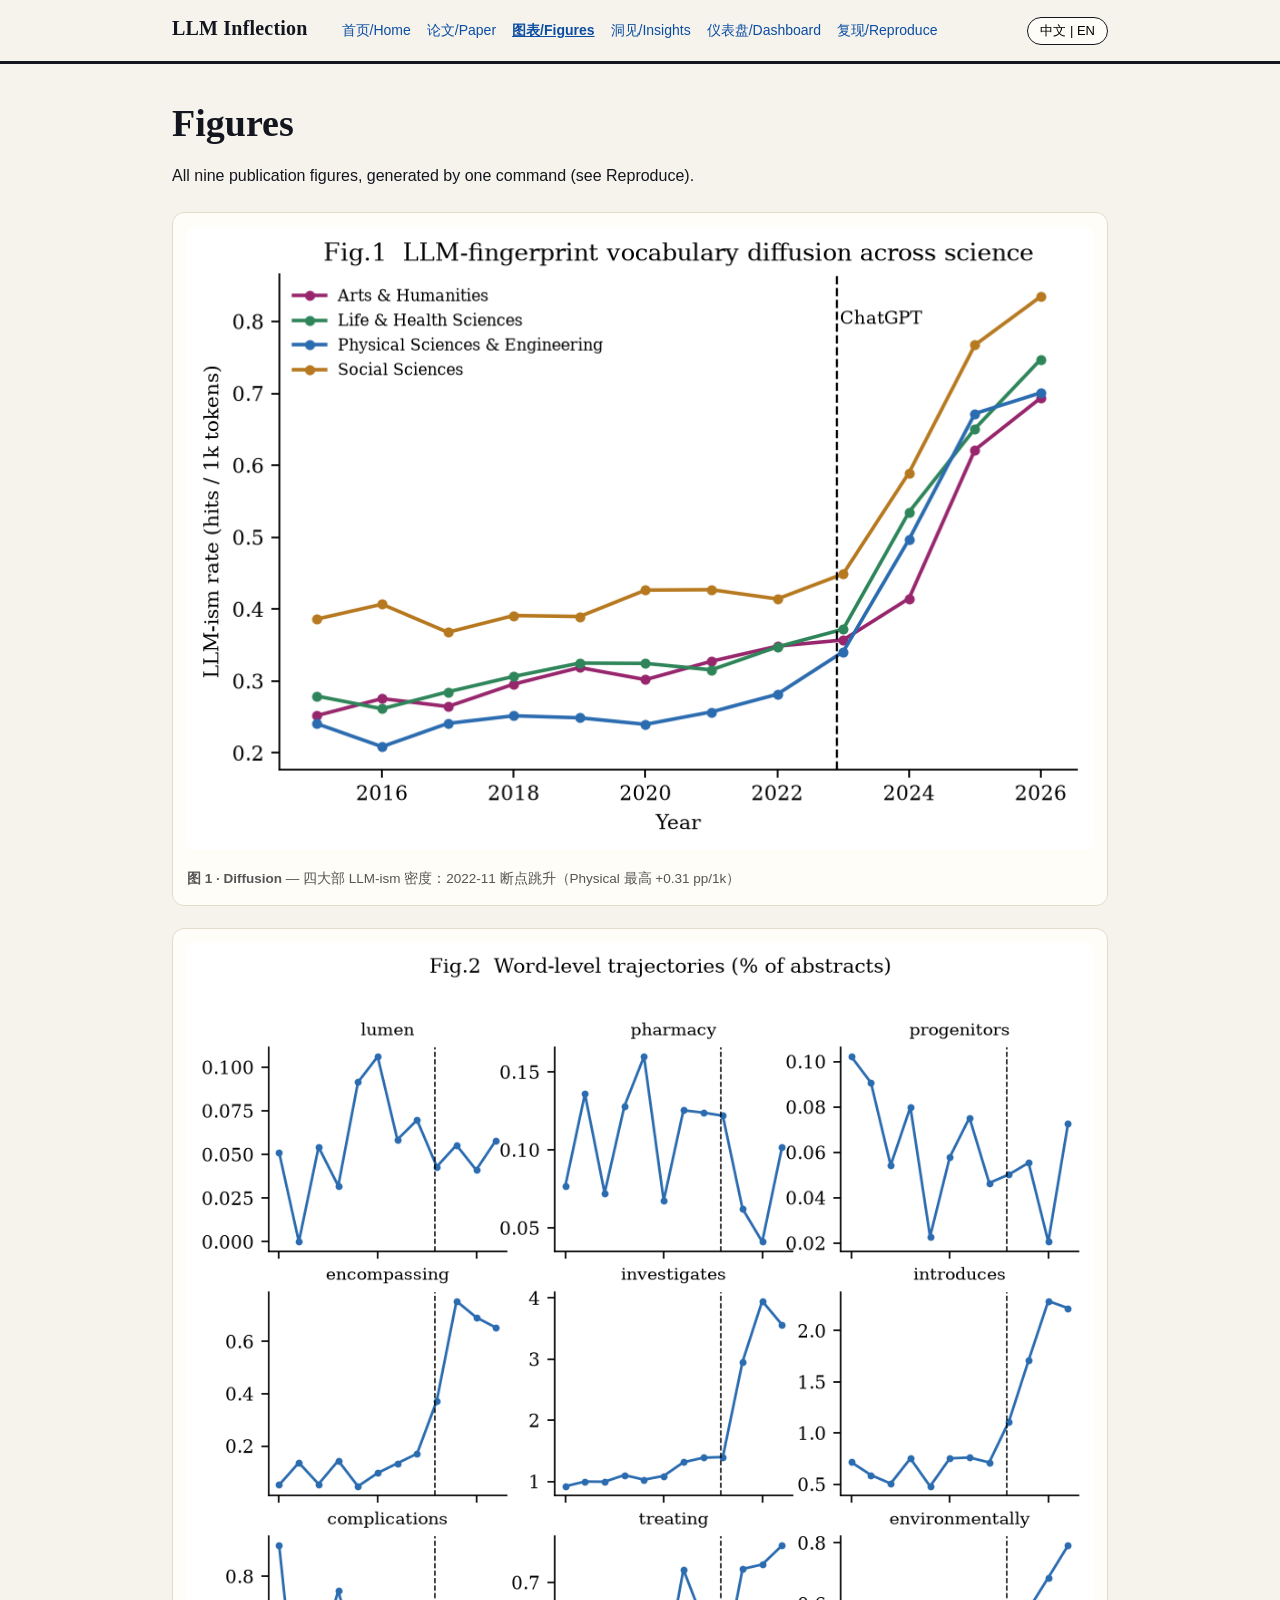
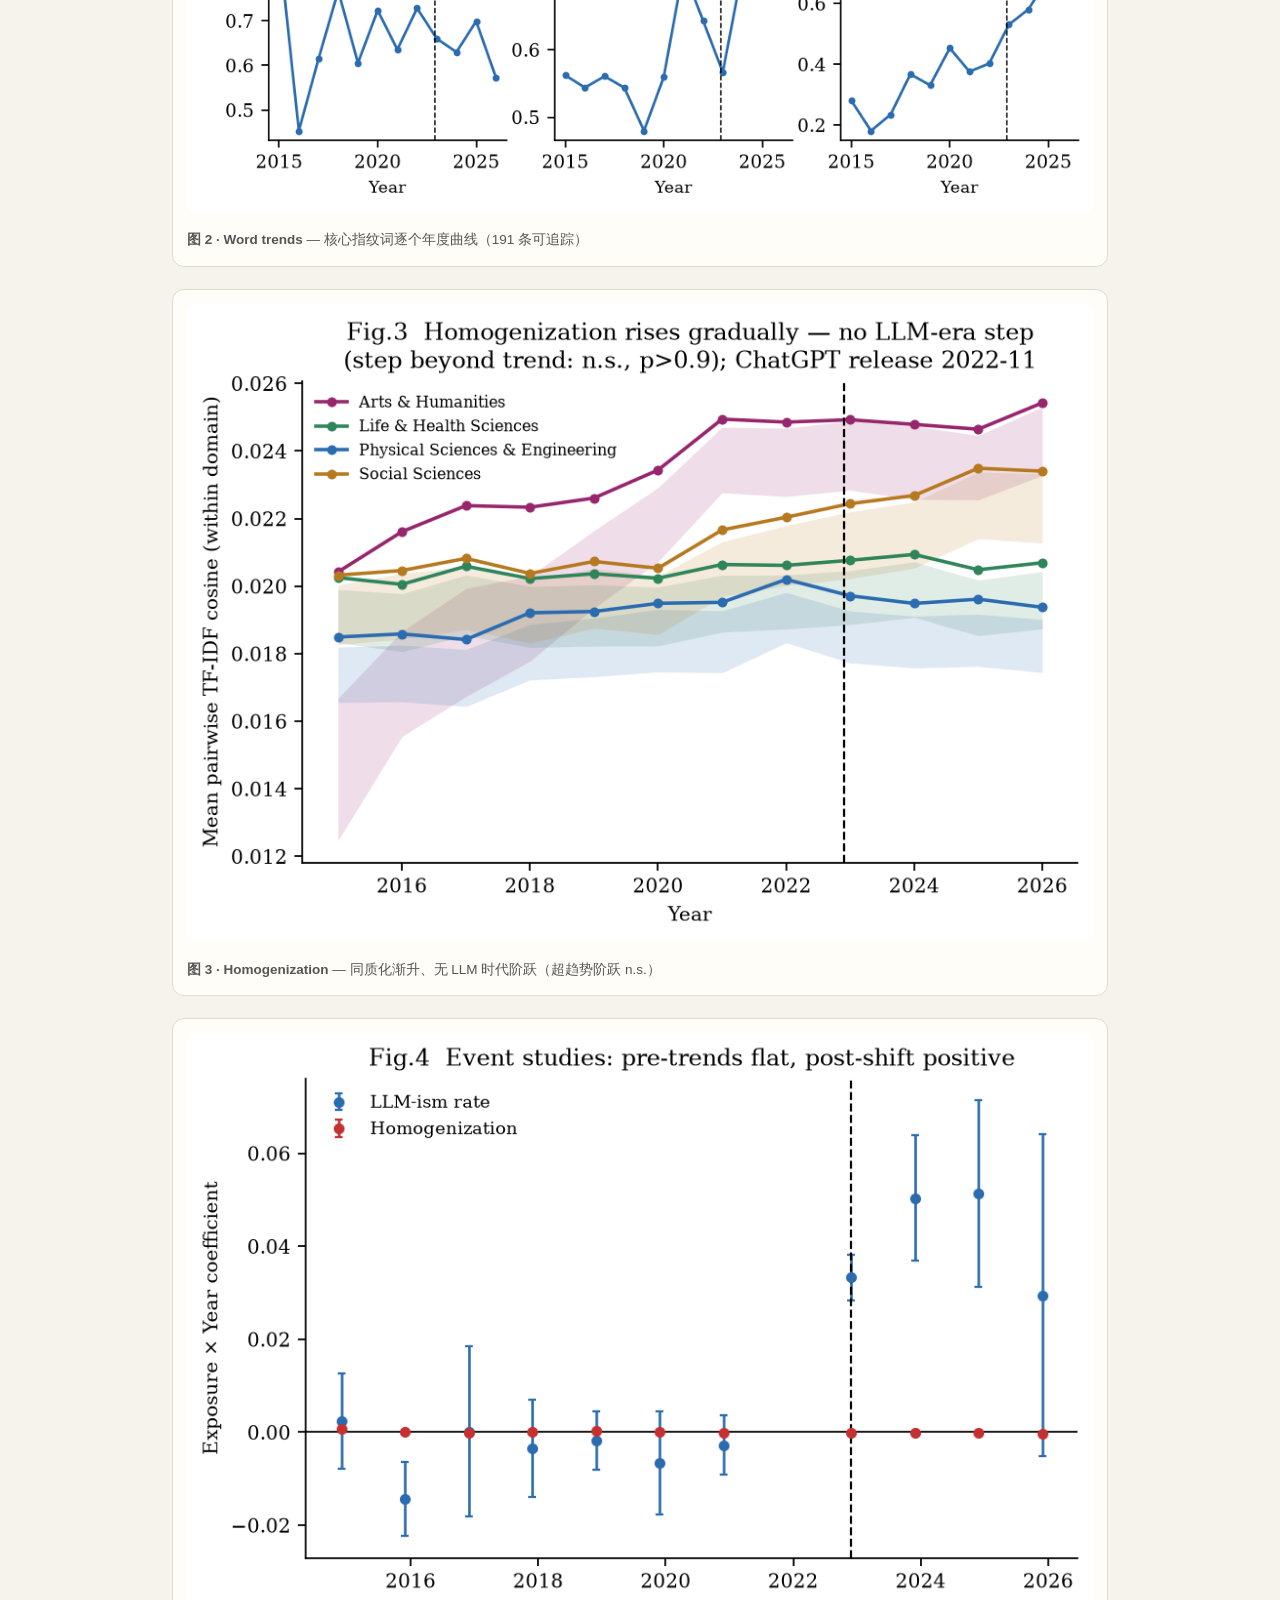
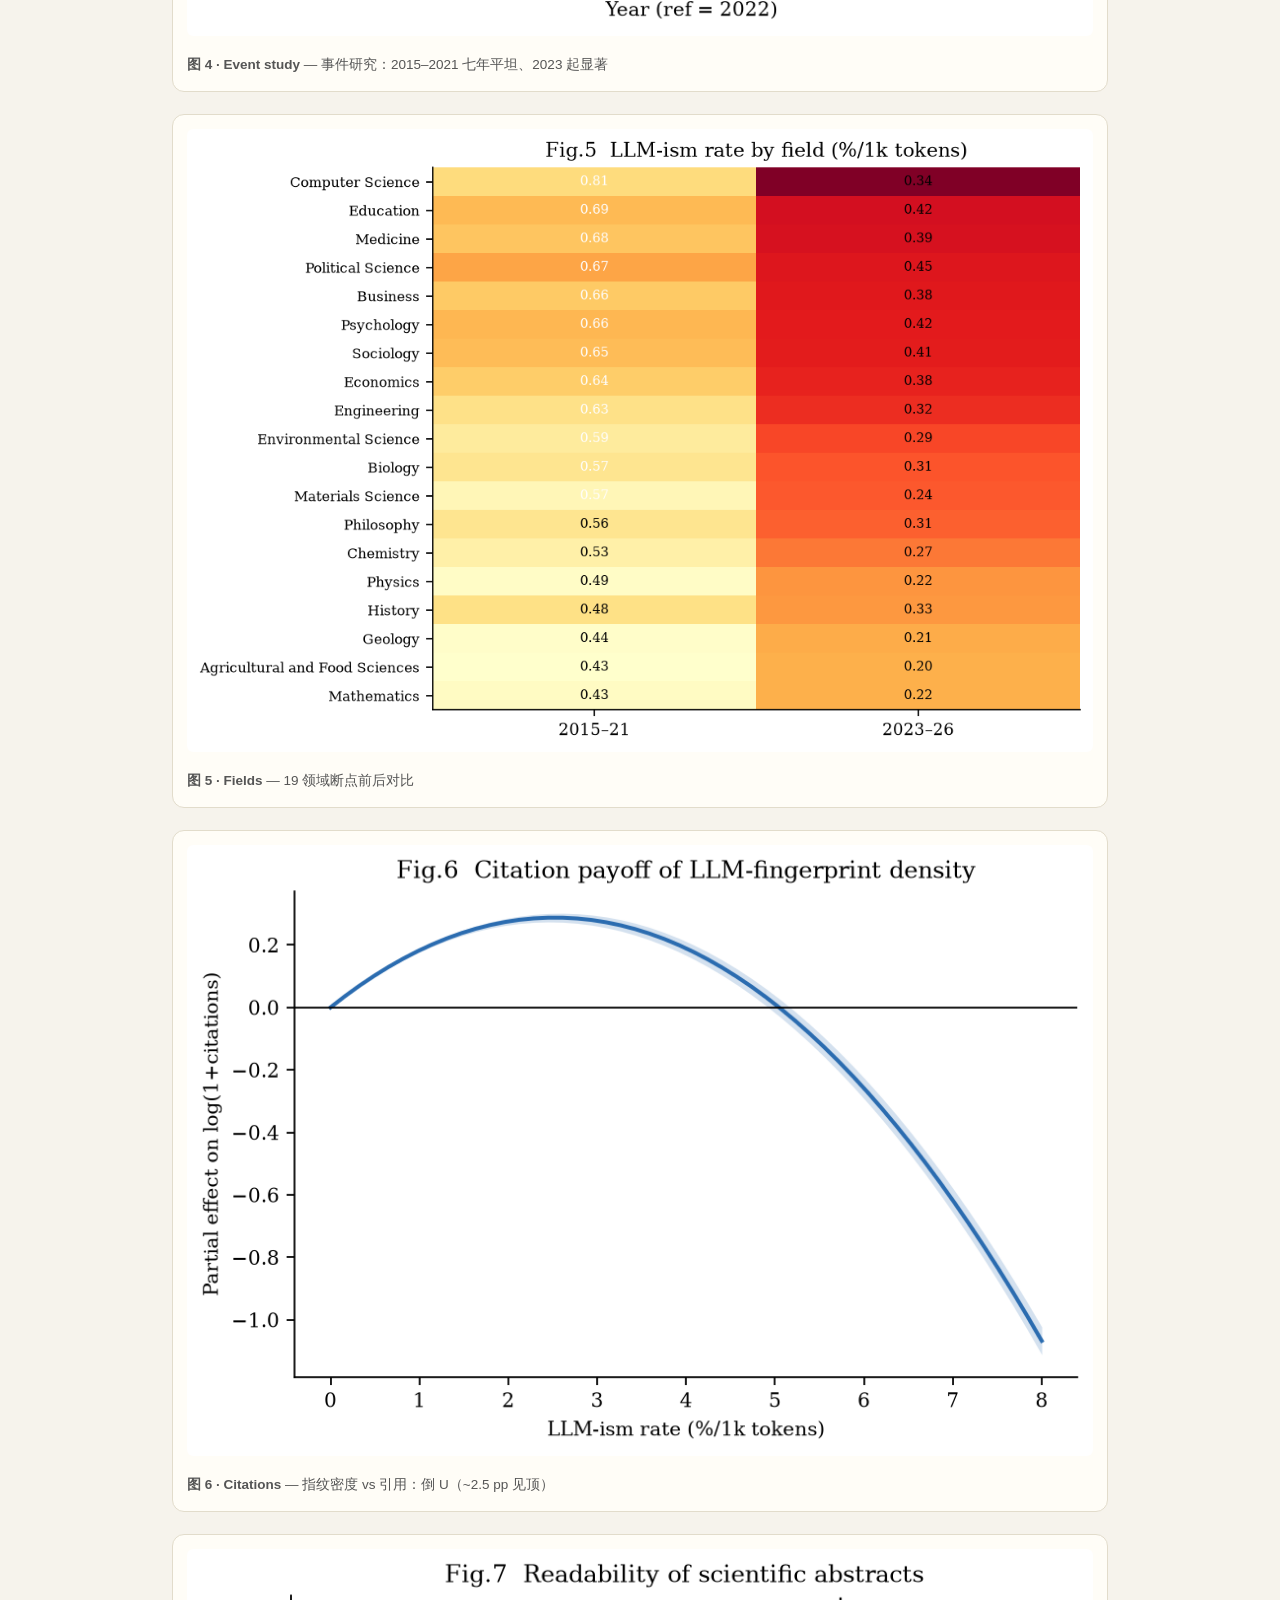
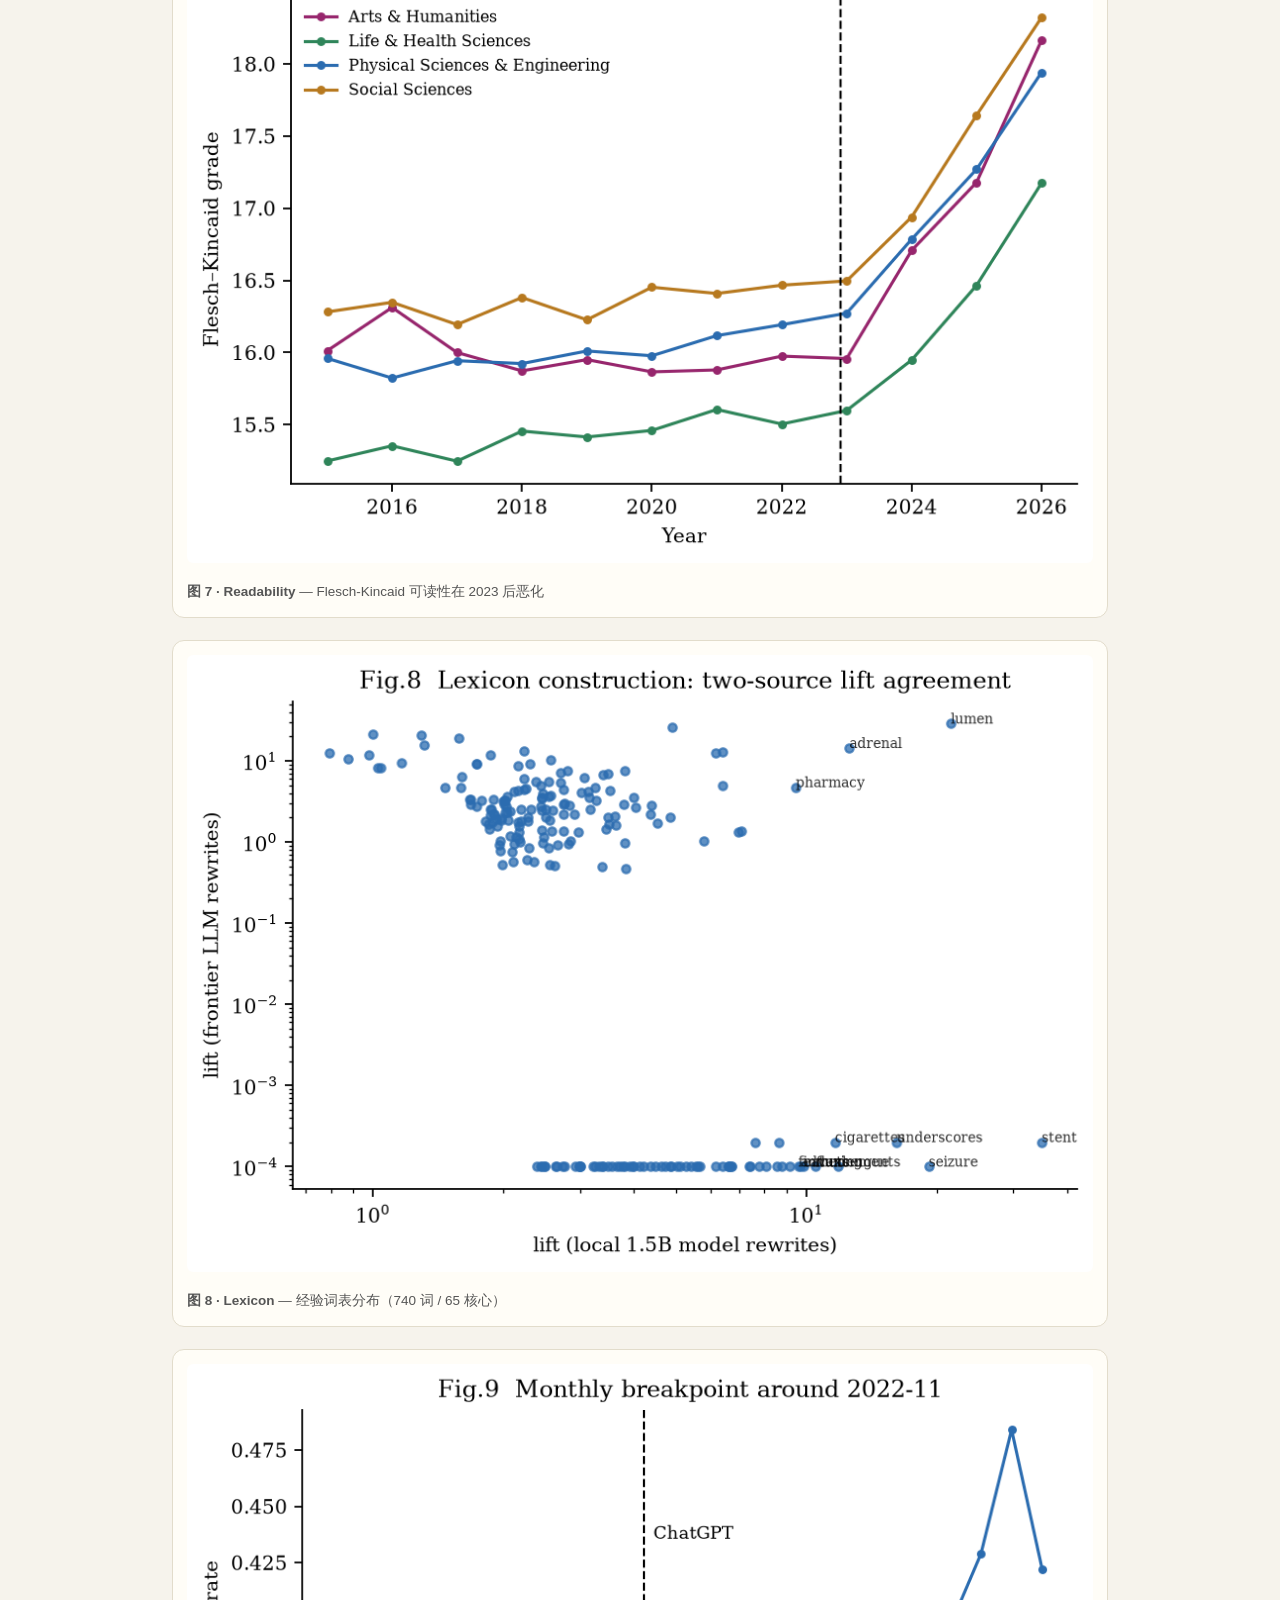
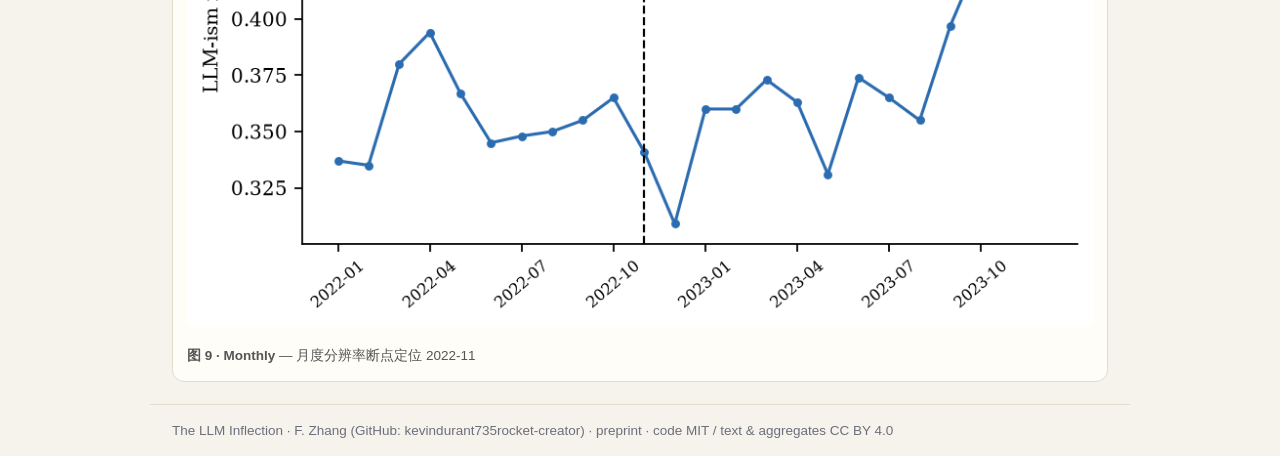
<file: figures.html>
<!doctype html><html lang="zh-CN"><head><meta charset="utf-8">
<meta name="viewport" content="width=device-width,initial-scale=1">
<title>Figures · 图集</title><meta name="description" content="LLM Inflection — 基于 12 万篇科学摘要的可复现实证研究。A reproducible study of how LLM writing tools changed the language of science.">
<link rel="stylesheet" href="style.css"><link rel="canonical" href="https://kevindurant735rocket-creator.github.io/llm-inflection/figures"></head>
<body><header class="top"><div class="wrap"><span class="brand">LLM Inflection</span><nav><a href="index.html">首页/Home</a><a href="paper.html">论文/Paper</a><a href="figures.html" style="font-weight:700;text-decoration:underline">图表/Figures</a><a href="insights.html">洞见/Insights</a><a href="dashboard.html">仪表盘/Dashboard</a><a href="reproduce.html">复现/Reproduce</a></nav>
<button class="langbtn" id="langbtn">中文 | EN</button></div></header><main class="wrap">
<h1 data-en>Figures</h1><h1 data-zh>图集</h1><p data-en>All nine publication figures, generated by one command (see Reproduce).</p><p data-zh>九张发表级图，全部由一条命令生成（见"复现"页）。</p><figure><img src="figures/fig1_diffusion.png" alt="图 1 · Diffusion" loading="lazy"><figcaption><b>图 1 · Diffusion</b> — 四大部 LLM-ism 密度：2022-11 断点跳升（Physical 最高 +0.31 pp/1k）</figcaption></figure><figure><img src="figures/fig2_words.png" alt="图 2 · Word trends" loading="lazy"><figcaption><b>图 2 · Word trends</b> — 核心指纹词逐个年度曲线（191 条可追踪）</figcaption></figure><figure><img src="figures/fig3_homogenization.png" alt="图 3 · Homogenization" loading="lazy"><figcaption><b>图 3 · Homogenization</b> — 同质化渐升、无 LLM 时代阶跃（超趋势阶跃 n.s.）</figcaption></figure><figure><img src="figures/fig4_eventstudy.png" alt="图 4 · Event study" loading="lazy"><figcaption><b>图 4 · Event study</b> — 事件研究：2015–2021 七年平坦、2023 起显著</figcaption></figure><figure><img src="figures/fig5_fields.png" alt="图 5 · Fields" loading="lazy"><figcaption><b>图 5 · Fields</b> — 19 领域断点前后对比</figcaption></figure><figure><img src="figures/fig6_citations.png" alt="图 6 · Citations" loading="lazy"><figcaption><b>图 6 · Citations</b> — 指纹密度 vs 引用：倒 U（~2.5 pp 见顶）</figcaption></figure><figure><img src="figures/fig7_readability.png" alt="图 7 · Readability" loading="lazy"><figcaption><b>图 7 · Readability</b> — Flesch-Kincaid 可读性在 2023 后恶化</figcaption></figure><figure><img src="figures/fig8_lexicon.png" alt="图 8 · Lexicon" loading="lazy"><figcaption><b>图 8 · Lexicon</b> — 经验词表分布（740 词 / 65 核心）</figcaption></figure><figure><img src="figures/fig9_monthly.png" alt="图 9 · Monthly" loading="lazy"><figcaption><b>图 9 · Monthly</b> — 月度分辨率断点定位 2022-11</figcaption></figure></main><footer class="wrap"><p data-en>The LLM Inflection · F. Zhang (GitHub: kevindurant735rocket-creator) · preprint · code MIT / text &amp; aggregates CC BY 4.0</p>
<p data-zh>LLM 拐点 · F. Zhang（GitHub: kevindurant735rocket-creator）· 预印本 · 代码 MIT / 文本与聚合数据 CC BY 4.0</p></footer><script>const b=document.body;if(localStorage.getItem('lang')==='zh')b.classList.add('zh');
function sw(){const zh=b.classList.toggle('zh');localStorage.setItem('lang',zh?'zh':'en');
document.getElementById('langbtn').textContent=zh?'EN | 中文':'中文 | EN'}
document.getElementById('langbtn').onclick=sw;
if(b.classList.contains('zh'))document.getElementById('langbtn').textContent='EN | 中文';</script></body></html>
</file>
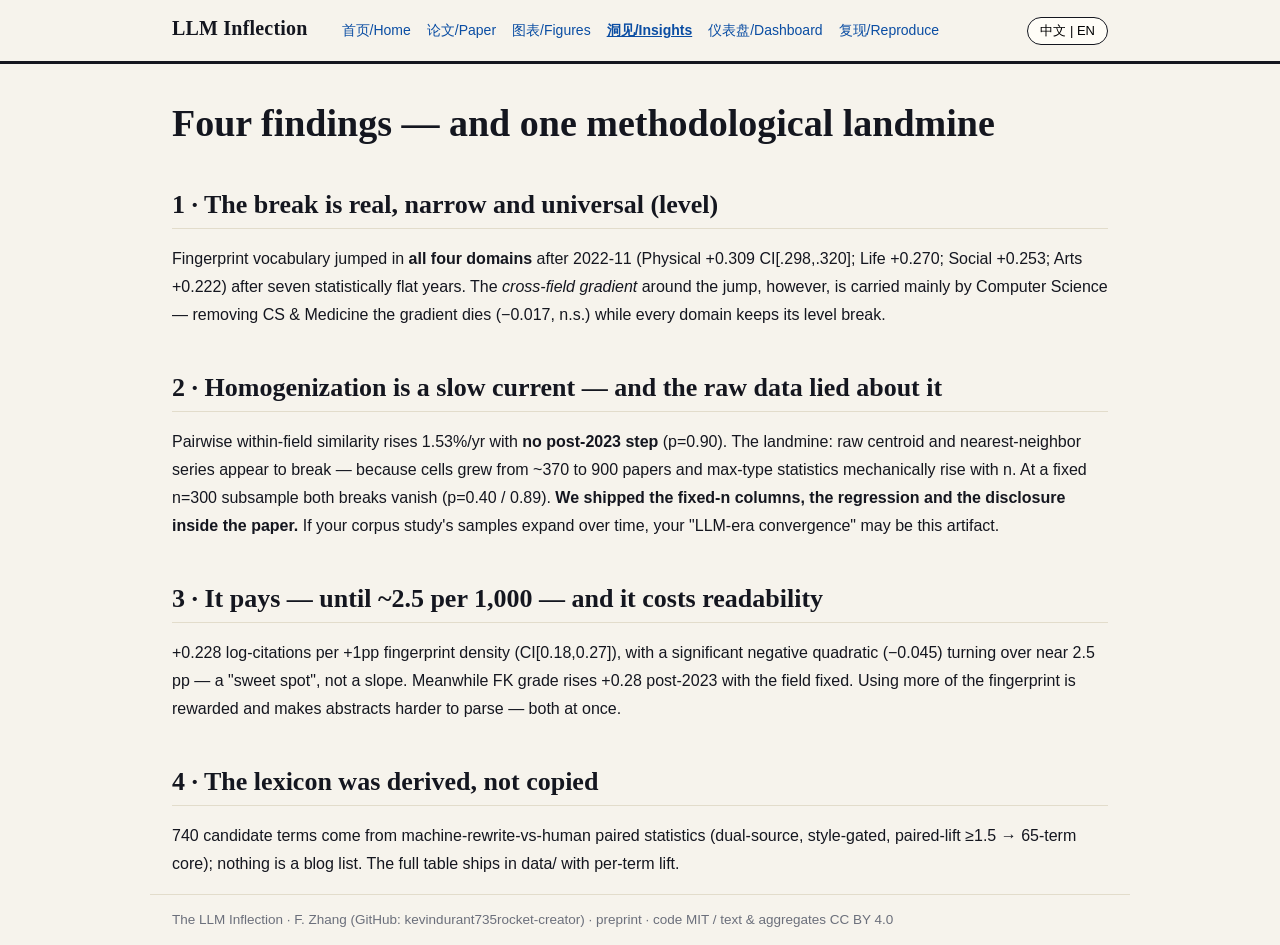
<file: insights.html>
<!doctype html><html lang="zh-CN"><head><meta charset="utf-8">
<meta name="viewport" content="width=device-width,initial-scale=1">
<title>Insights · 洞见</title><meta name="description" content="LLM Inflection — 基于 12 万篇科学摘要的可复现实证研究。A reproducible study of how LLM writing tools changed the language of science.">
<link rel="stylesheet" href="style.css"><link rel="canonical" href="https://kevindurant735rocket-creator.github.io/llm-inflection/insights"></head>
<body><header class="top"><div class="wrap"><span class="brand">LLM Inflection</span><nav><a href="index.html">首页/Home</a><a href="paper.html">论文/Paper</a><a href="figures.html">图表/Figures</a><a href="insights.html" style="font-weight:700;text-decoration:underline">洞见/Insights</a><a href="dashboard.html">仪表盘/Dashboard</a><a href="reproduce.html">复现/Reproduce</a></nav>
<button class="langbtn" id="langbtn">中文 | EN</button></div></header><main class="wrap">

<h1 data-en>Four findings — and one methodological landmine</h1><h1 data-zh>四个发现，和一颗方法学地雷</h1>
<h2 data-en>1 · The break is real, narrow and universal (level)</h2><h2 data-zh>1 · 断点真实、狭窄而普适（水平）</h2>
<p data-en>Fingerprint vocabulary jumped in <b>all four domains</b> after 2022-11 (Physical +0.309 CI[.298,.320]; Life +0.270; Social +0.253; Arts +0.222) after seven statistically flat years. The <em>cross-field gradient</em> around the jump, however, is carried mainly by Computer Science — removing CS &amp; Medicine the gradient dies (−0.017, n.s.) while every domain keeps its level break.</p>
<p data-zh>2022-11 后指纹词汇在<b>全部四个学部</b>跳变（此前七年统计平坦）。但"谁跳得更多"的跨领域梯度主要由计算机科学扛起——剔除 CS 与医学后梯度消失，各学部水平跳变依旧。这是本包刻意保守的地方：<b>普适的是"跳了"，不是"跳的幅度排序"</b>。</p>
<h2 data-en>2 · Homogenization is a slow current — and the raw data lied about it</h2><h2 data-zh>2 · 同质化是慢流 —— 而且原始数据一度"撒谎"</h2>
<p data-en>Pairwise within-field similarity rises 1.53%/yr with <b>no post-2023 step</b> (p=0.90). The landmine: raw centroid and nearest-neighbor series appear to break — because cells grew from ~370 to 900 papers and max-type statistics mechanically rise with n. At a fixed n=300 subsample both breaks vanish (p=0.40 / 0.89). <b>We shipped the fixed-n columns, the regression and the disclosure inside the paper.</b> If your corpus study's samples expand over time, your "LLM-era convergence" may be this artifact.</p>
<p data-zh>两两相似度每年上升约 1.53%（基数的），2023 后<b>无超趋势阶跃</b>（p=0.90）。地雷在于：原始的质心/最近邻序列看似有断点——只因单元格样本从约 370 篇扩到 900 篇，max 型统计量随 n 机械增大。固定 n=300 后断点全部消失。我们把固定 n 数据列、回归和披露原样留在论文与数据包里。<b>样本量随年份扩张的语料研究，"LLM 时代趋同"很可能就是这个伪影。</b></p>
<h2 data-en>3 · It pays — until ~2.5 per 1,000 — and it costs readability</h2><h2 data-zh>3 · 引用有回报，约 2.5/千词见顶；代价是可读性</h2>
<p data-en>+0.228 log-citations per +1pp fingerprint density (CI[0.18,0.27]), with a significant negative quadratic (−0.045) turning over near 2.5 pp — a "sweet spot", not a slope. Meanwhile FK grade rises +0.28 post-2023 with the field fixed. Using more of the fingerprint is rewarded and makes abstracts harder to parse — both at once.</p>
<p data-zh>每 +1pp 指纹密度 +0.228 对数引用（显著负平方项，拐点约 2.5 pp/1k 词元）——是"甜点位"不是"越多越好"。同时字段固定后 FK 年级数 2023 后 +0.28。引用收益与阅读代价同时存在。</p>
<h2 data-en>4 · The lexicon was derived, not copied</h2><h2 data-zh>4 · 词表是推导出来的，不是抄来的</h2>
<p data-en>740 candidate terms come from machine-rewrite-vs-human paired statistics (dual-source, style-gated, paired-lift ≥1.5 → 65-term core); nothing is a blog list. The full table ships in data/ with per-term lift.</p>
<p data-zh>740 个候选词来自"机器改写 vs 人写"的配对统计（双源 ∧ 文风词 ∧ 配对提升≥1.5 → 65 词核心表），全部定义可复核，逐词提升度在 data/lexicon.json。</p>
</main><footer class="wrap"><p data-en>The LLM Inflection · F. Zhang (GitHub: kevindurant735rocket-creator) · preprint · code MIT / text &amp; aggregates CC BY 4.0</p>
<p data-zh>LLM 拐点 · F. Zhang（GitHub: kevindurant735rocket-creator）· 预印本 · 代码 MIT / 文本与聚合数据 CC BY 4.0</p></footer><script>const b=document.body;if(localStorage.getItem('lang')==='zh')b.classList.add('zh');
function sw(){const zh=b.classList.toggle('zh');localStorage.setItem('lang',zh?'zh':'en');
document.getElementById('langbtn').textContent=zh?'EN | 中文':'中文 | EN'}
document.getElementById('langbtn').onclick=sw;
if(b.classList.contains('zh'))document.getElementById('langbtn').textContent='EN | 中文';</script></body></html>
</file>
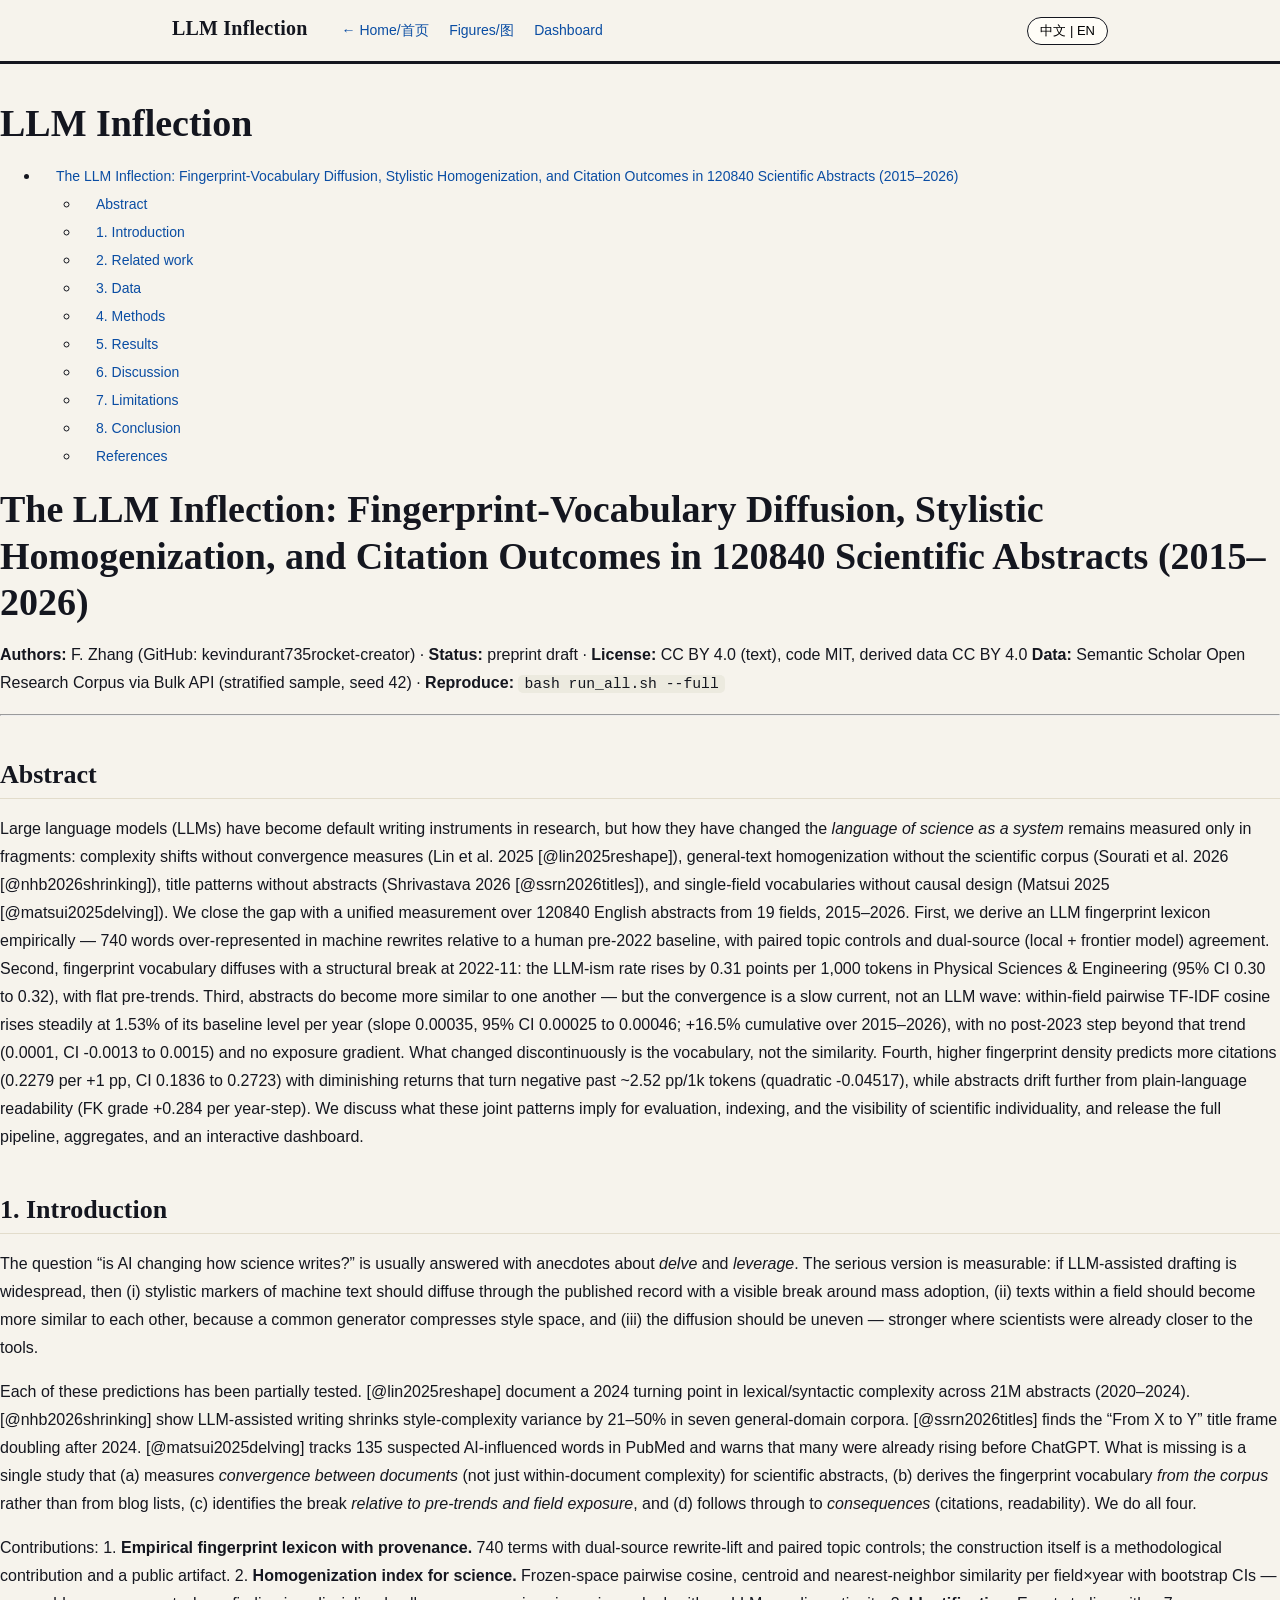
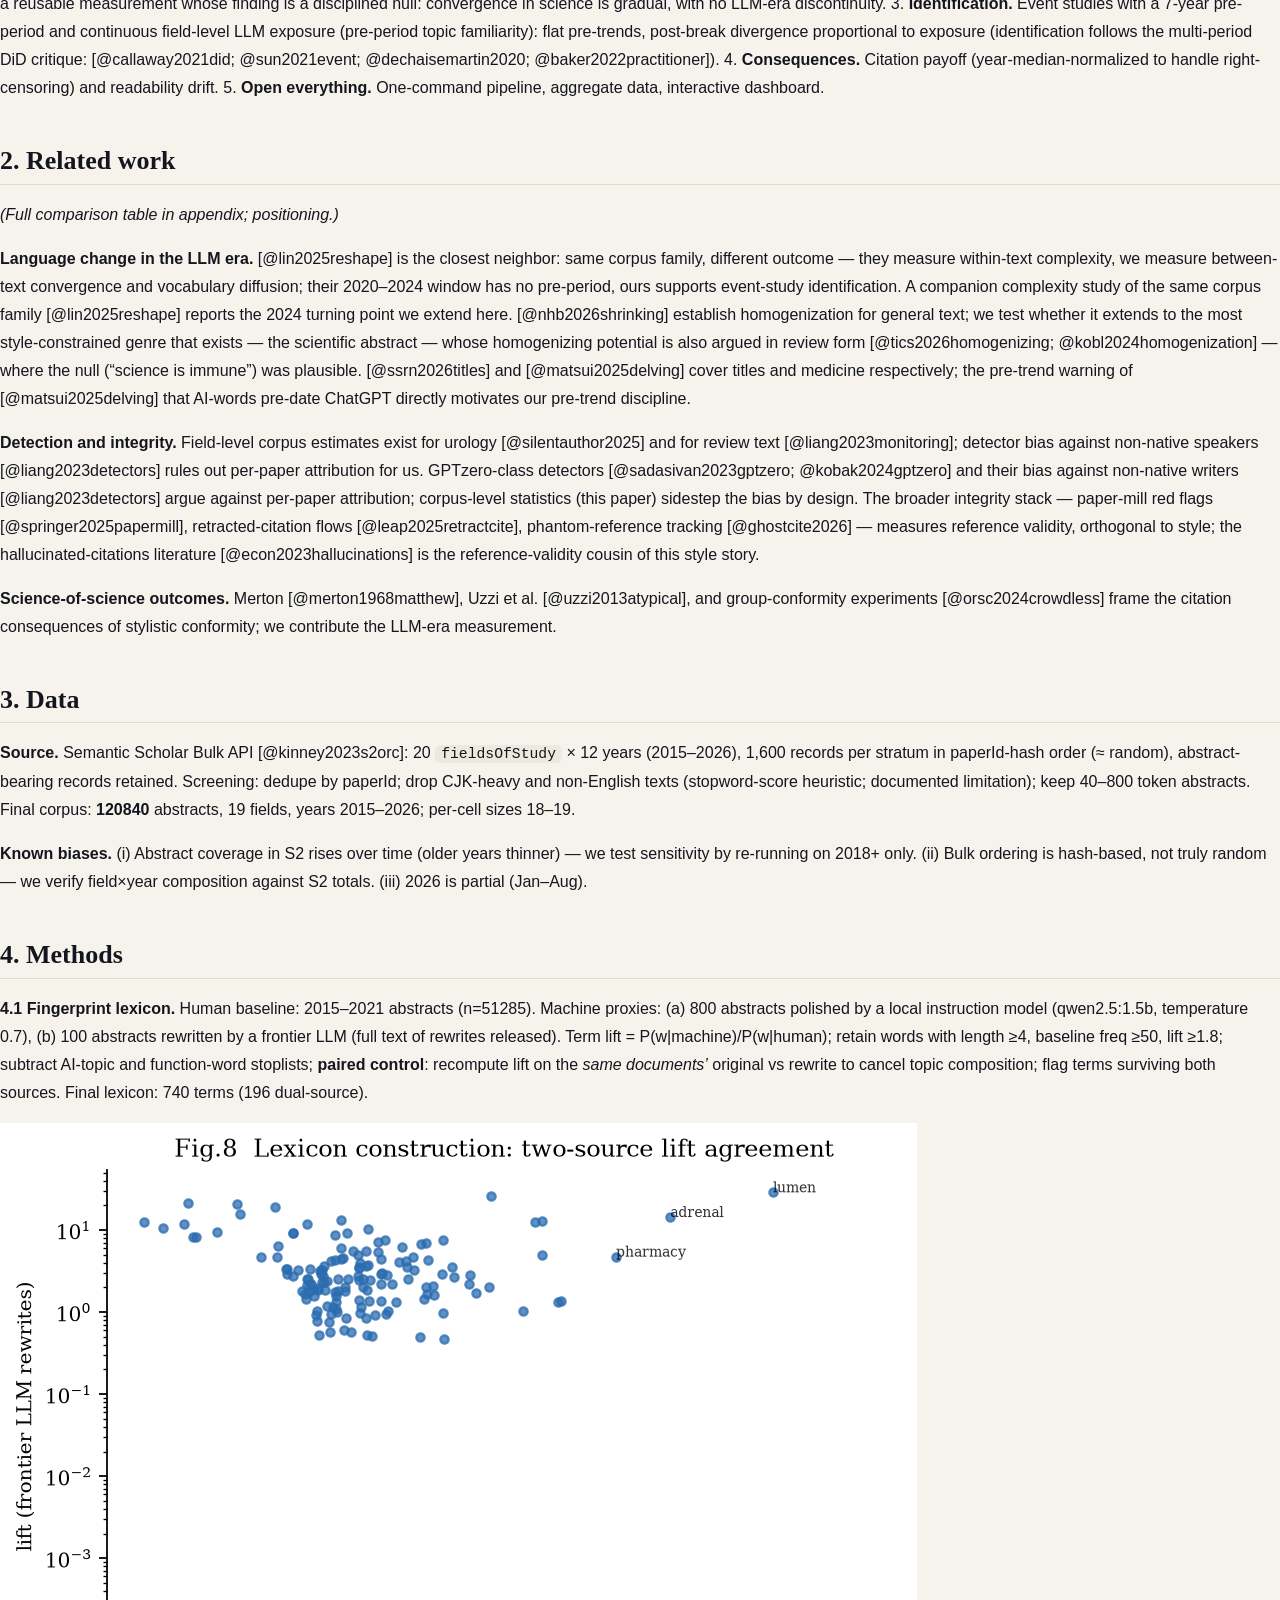
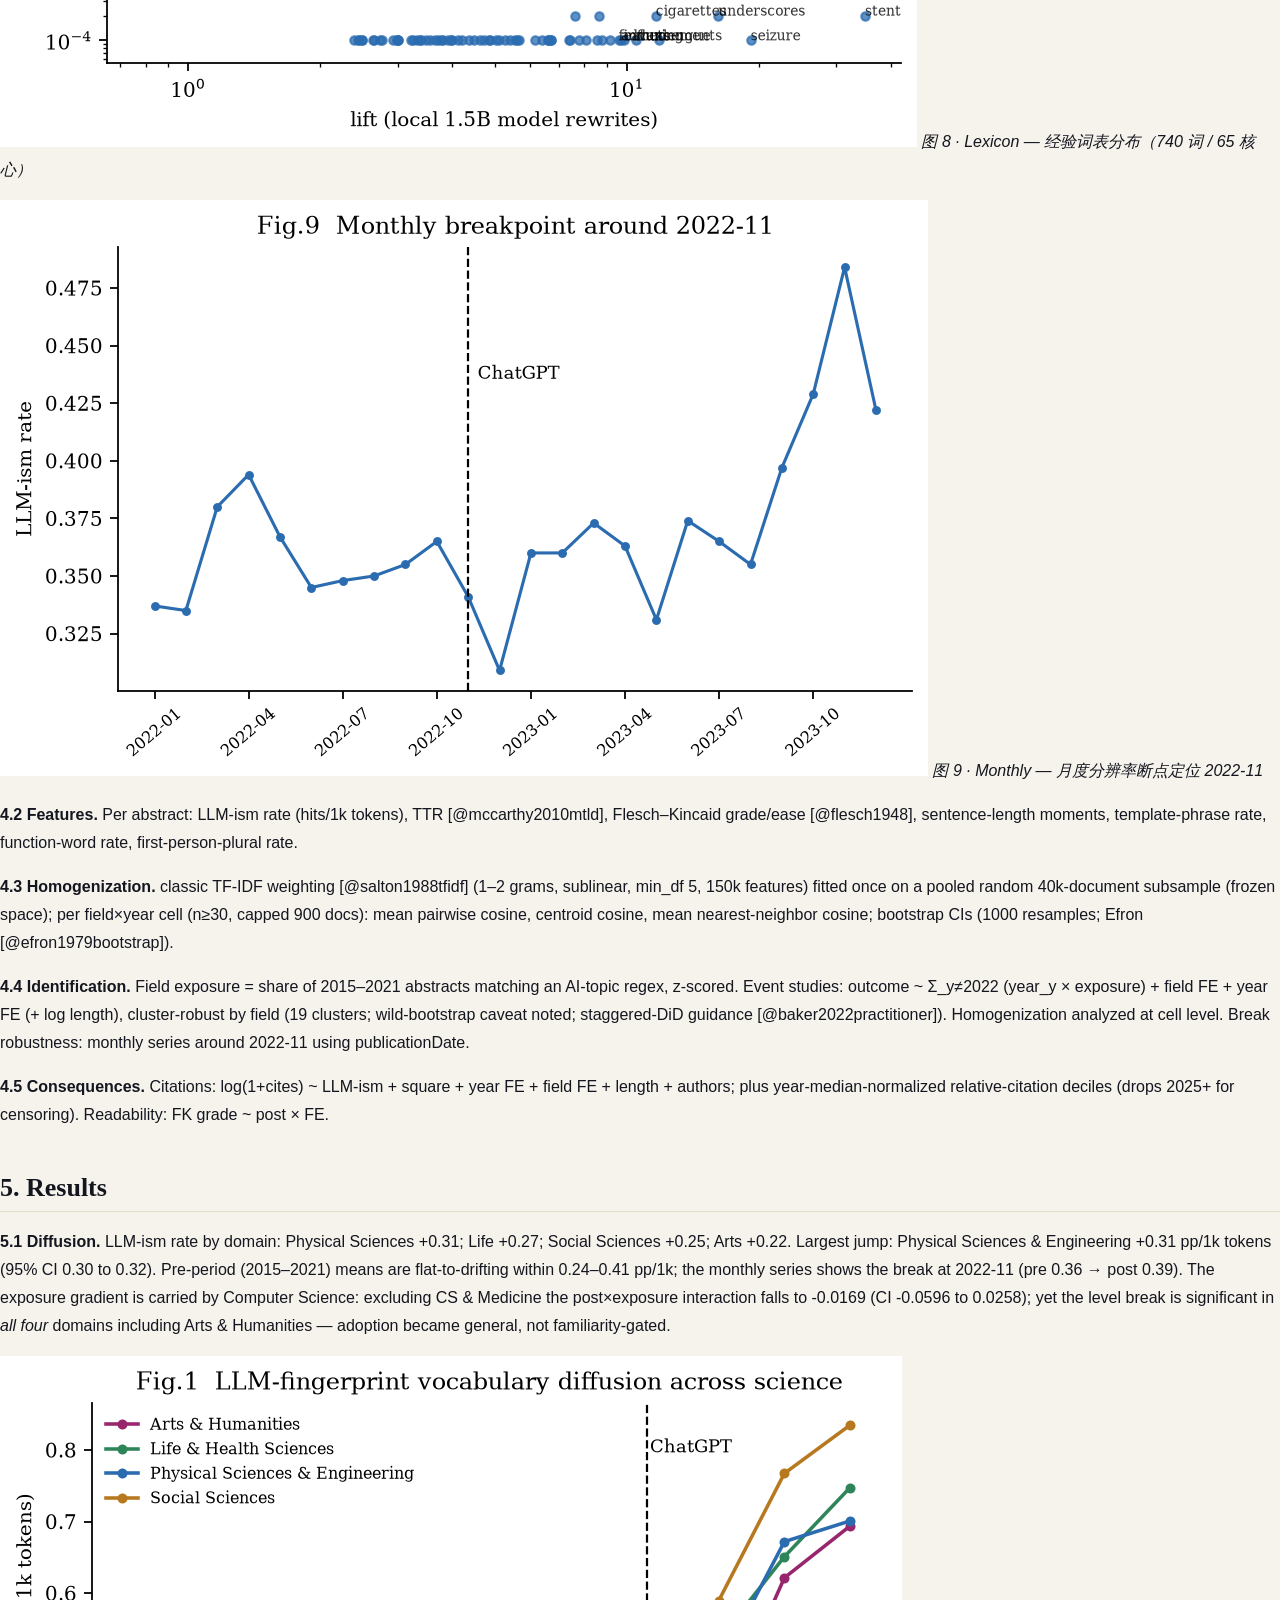
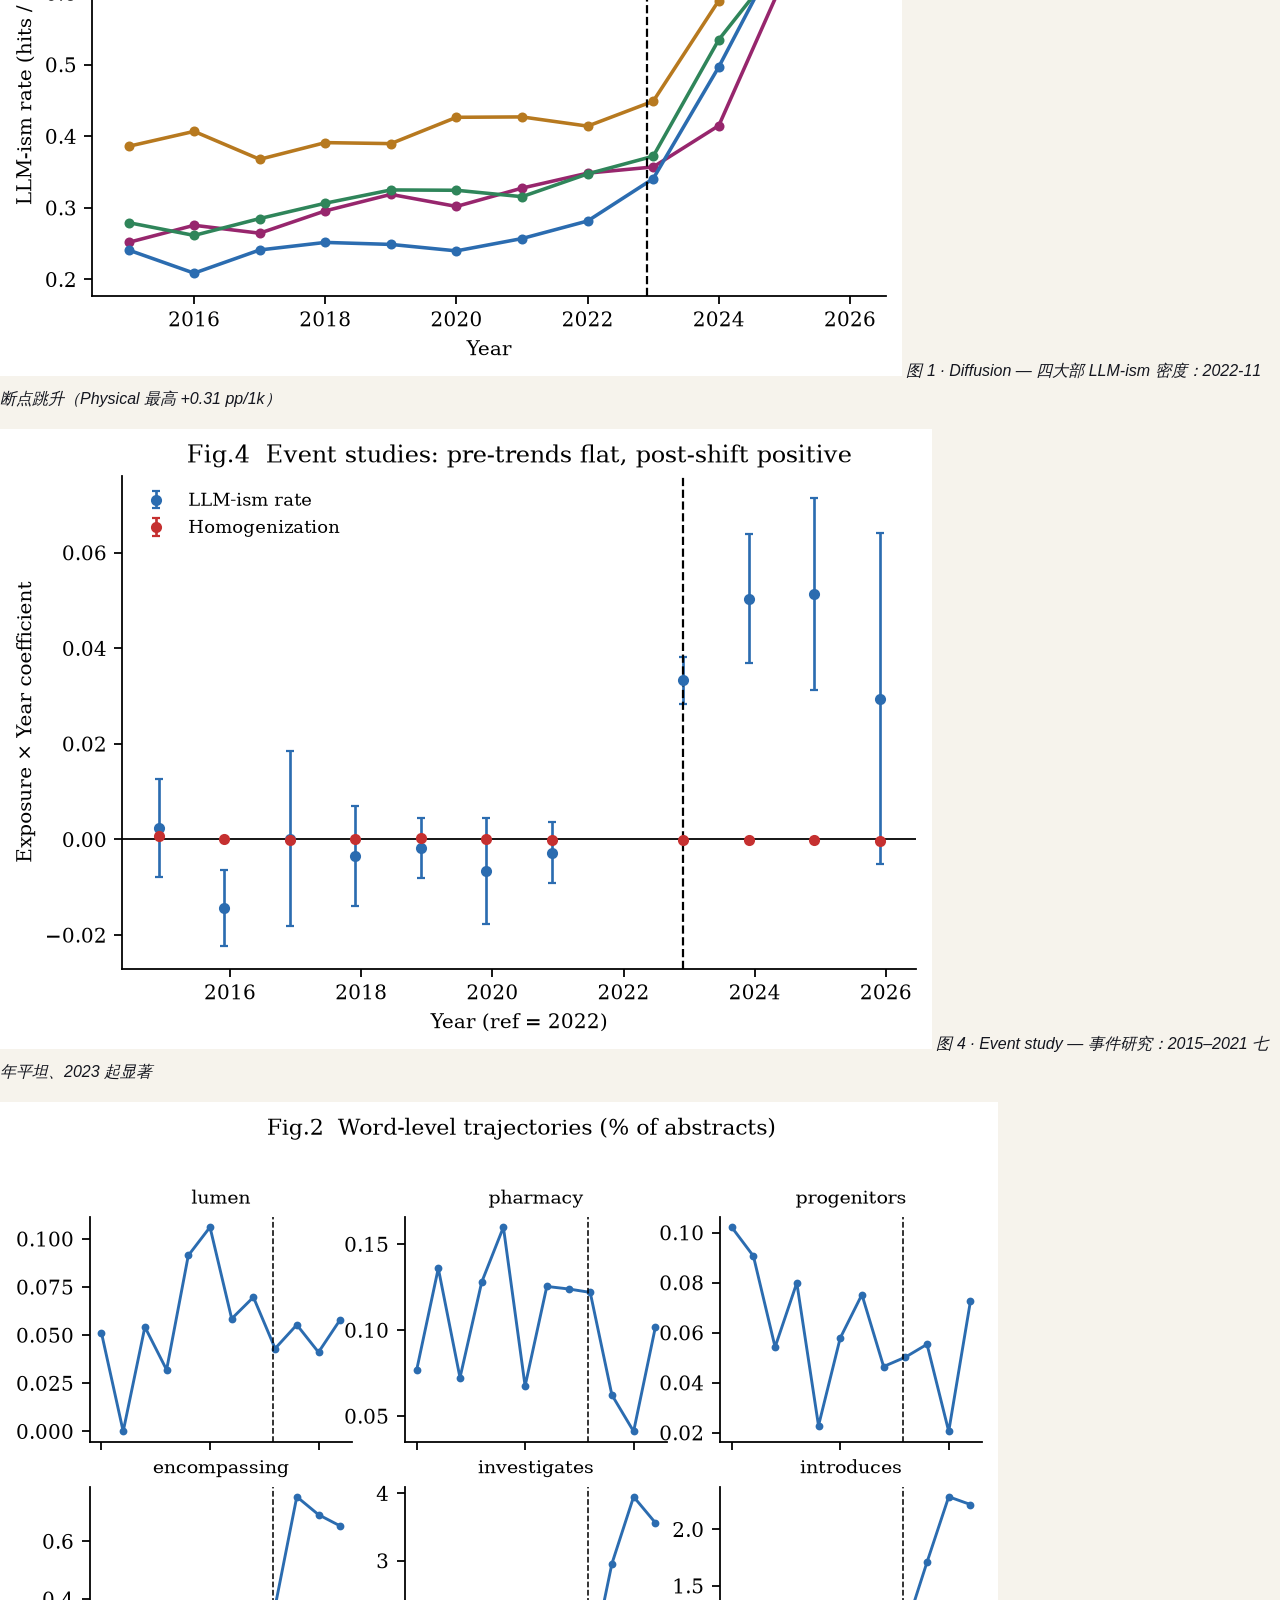
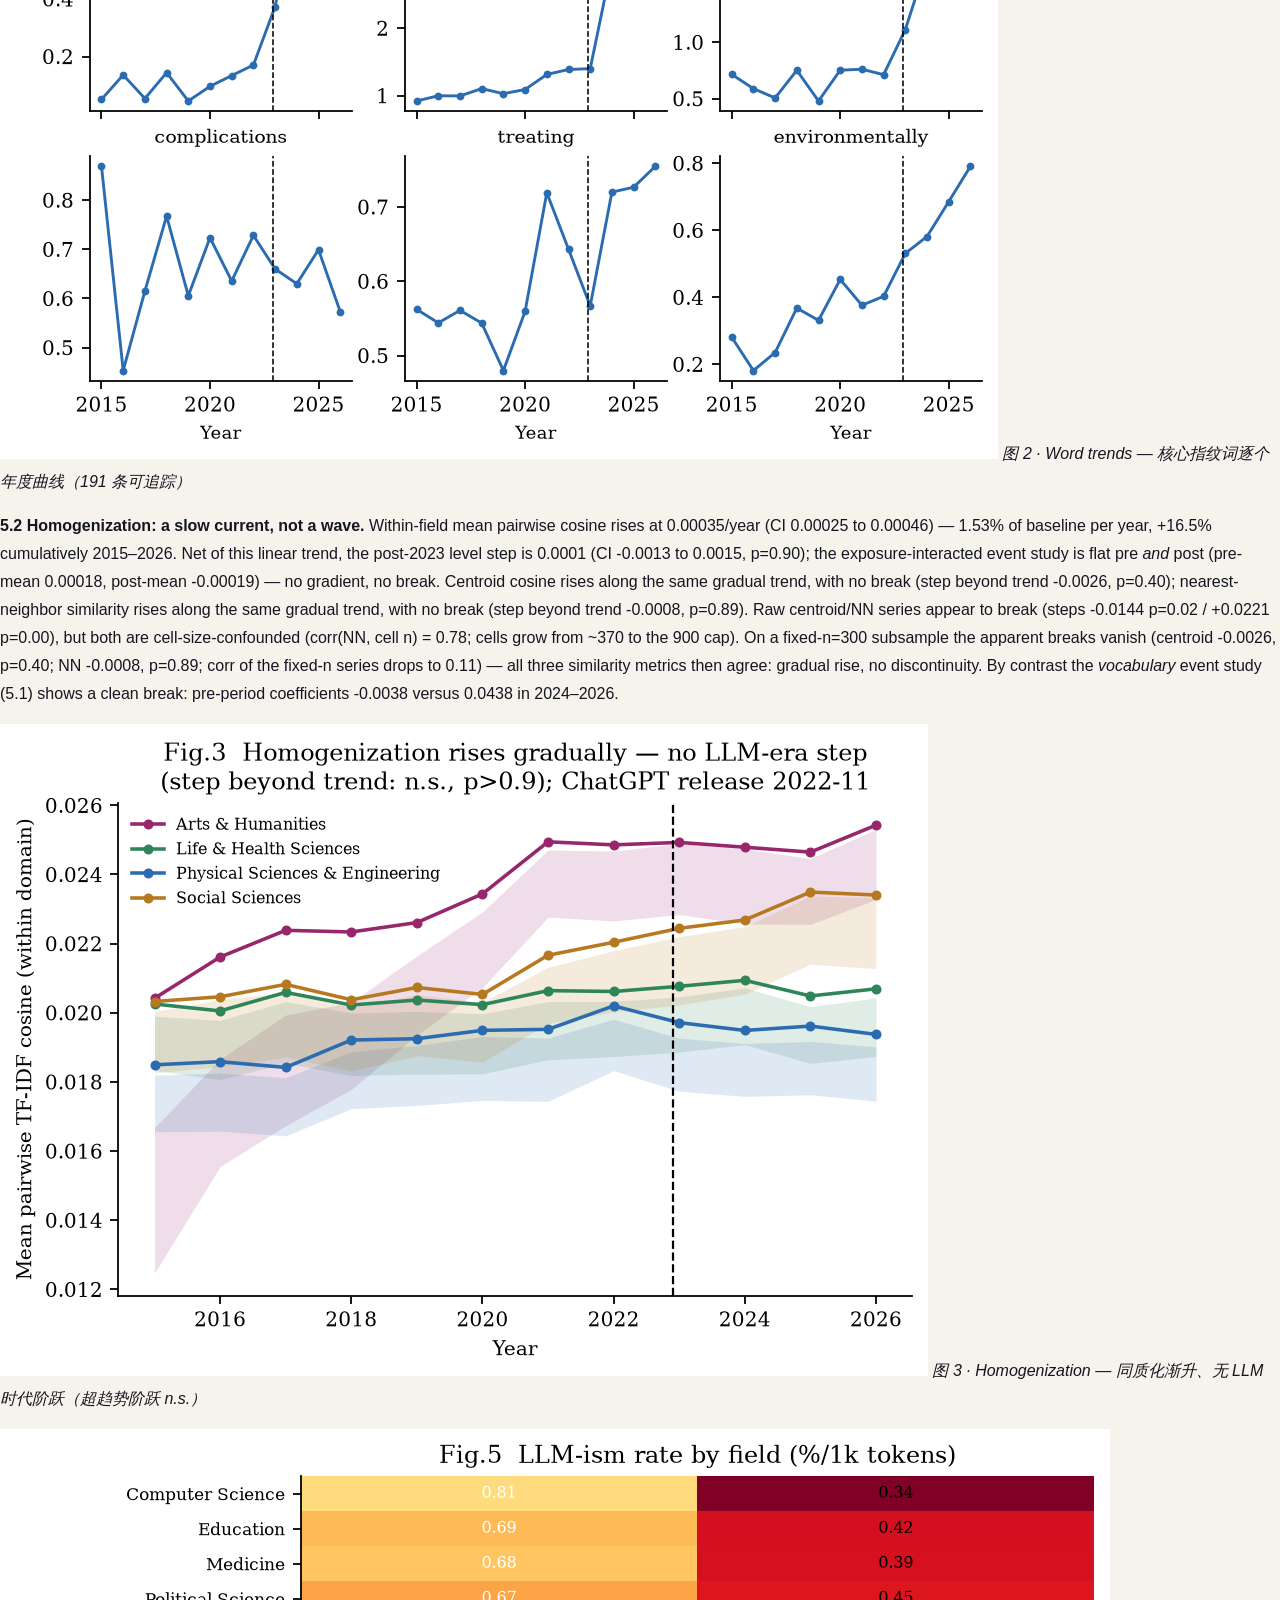
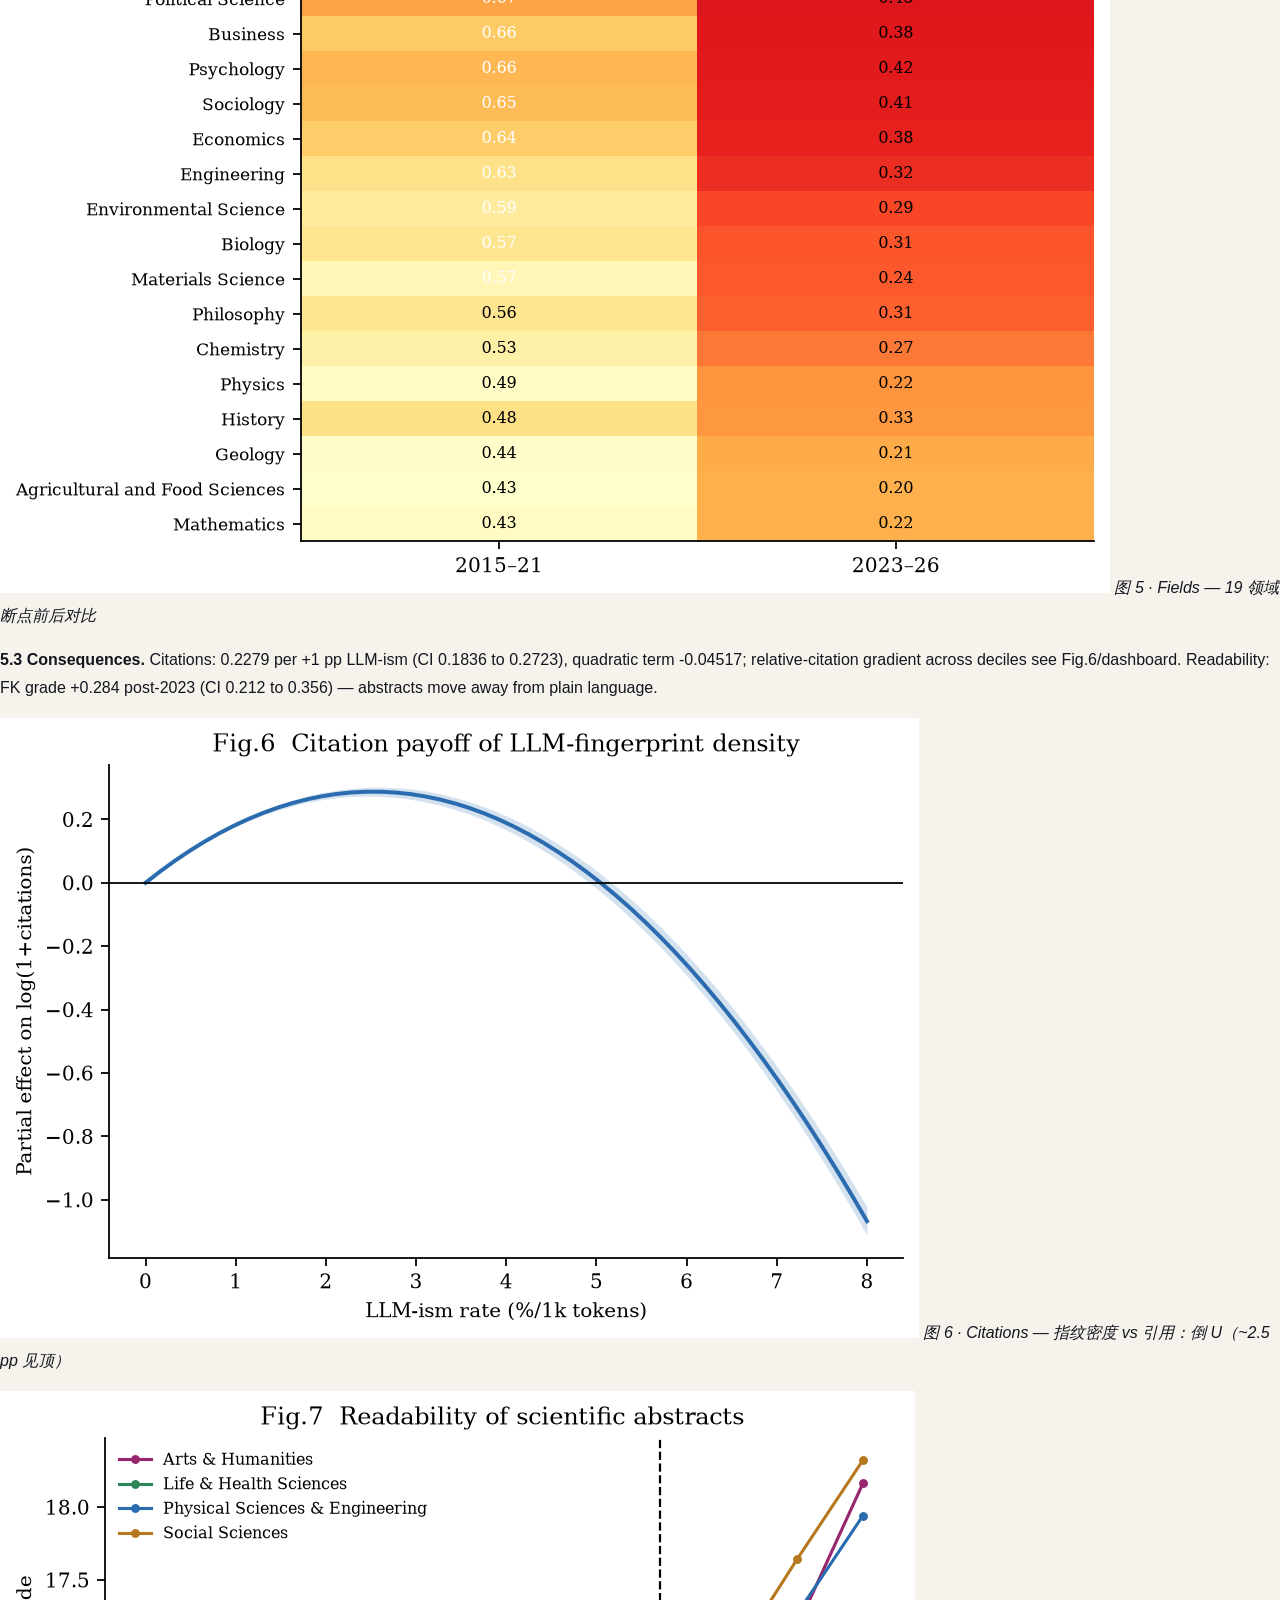
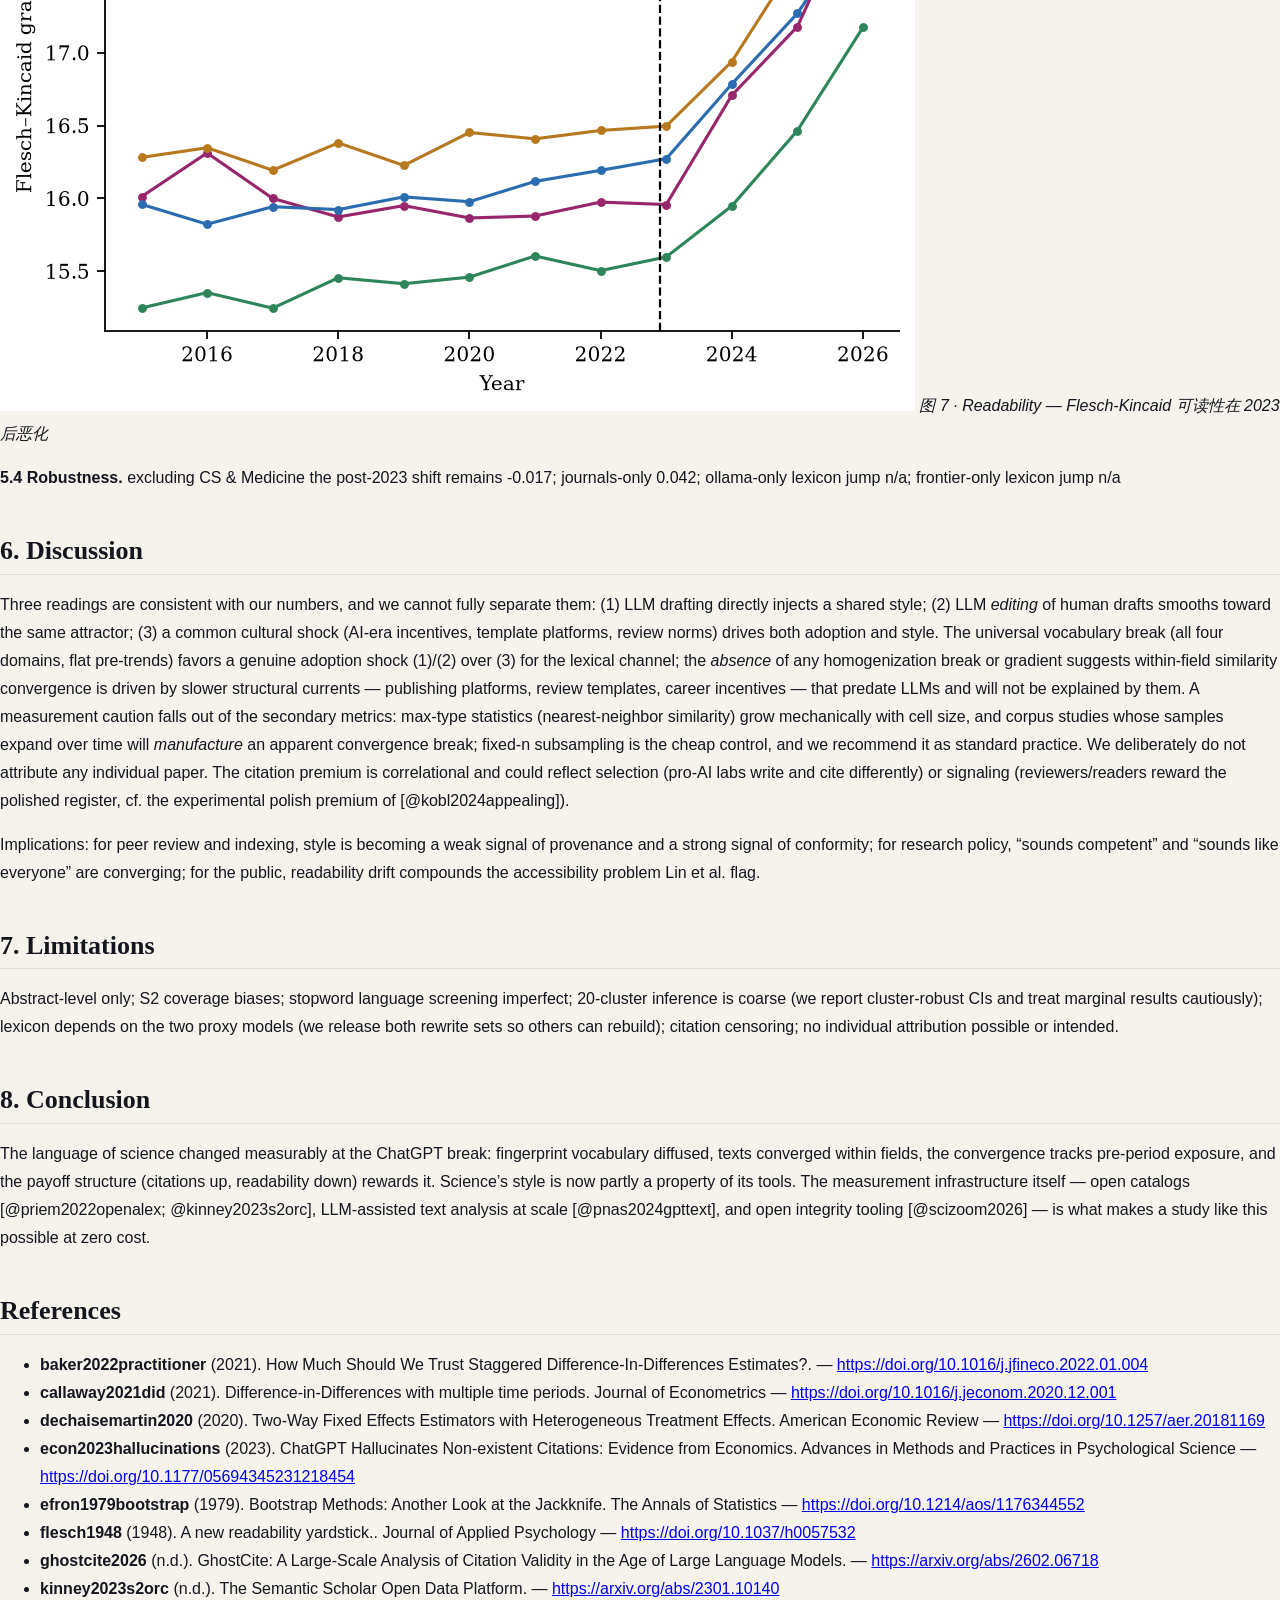
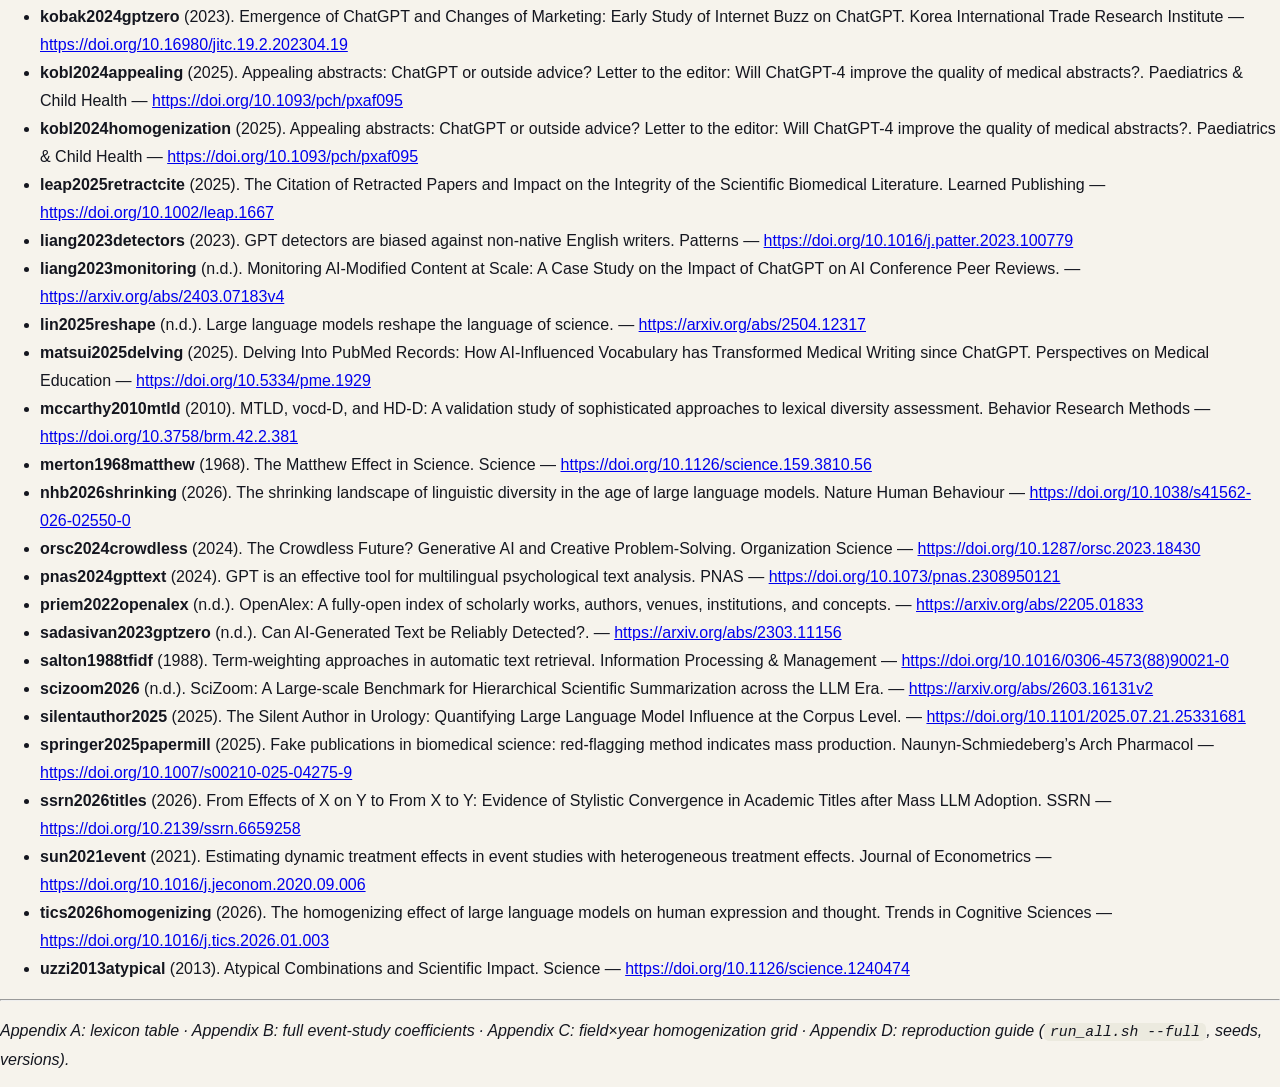
<file: paper.html>
<!DOCTYPE html>
<html xmlns="http://www.w3.org/1999/xhtml" lang="en" xml:lang="en">
<head>
  <meta charset="utf-8" />
  <meta name="generator" content="pandoc 3.10.1" />
  <meta name="viewport" content="width=device-width, initial-scale=1.0, user-scalable=yes" />
  <title>LLM Inflection</title>
  
  <link rel="stylesheet" href="style.css" />
</head>
<body><header class="top"><div class="wrap"><span class="brand">LLM Inflection</span><nav><a href="index.html">← Home/首页</a> <a href="figures.html">Figures/图</a> <a href="dashboard.html">Dashboard</a></nav><button class="langbtn" id="langbtn" onclick="document.body.classList.toggle('zh')">中文 | EN</button></div></header>
<header id="title-block-header">
<h1 class="title">LLM Inflection</h1>
</header>
<nav id="TOC" role="doc-toc">
<ul>
<li><a
href="#the-llm-inflection-fingerprint-vocabulary-diffusion-stylistic-homogenization-and-citation-outcomes-in-120840-scientific-abstracts-20152026"
id="toc-the-llm-inflection-fingerprint-vocabulary-diffusion-stylistic-homogenization-and-citation-outcomes-in-120840-scientific-abstracts-20152026">The
LLM Inflection: Fingerprint-Vocabulary Diffusion, Stylistic
Homogenization, and Citation Outcomes in 120840 Scientific Abstracts
(2015–2026)</a>
<ul>
<li><a href="#abstract" id="toc-abstract">Abstract</a></li>
<li><a href="#introduction" id="toc-introduction">1.
Introduction</a></li>
<li><a href="#related-work" id="toc-related-work">2. Related
work</a></li>
<li><a href="#data" id="toc-data">3. Data</a></li>
<li><a href="#methods" id="toc-methods">4. Methods</a></li>
<li><a href="#results" id="toc-results">5. Results</a></li>
<li><a href="#discussion" id="toc-discussion">6. Discussion</a></li>
<li><a href="#limitations" id="toc-limitations">7. Limitations</a></li>
<li><a href="#conclusion" id="toc-conclusion">8. Conclusion</a></li>
<li><a href="#references" id="toc-references">References</a></li>
</ul></li>
</ul>
</nav>
<h1
id="the-llm-inflection-fingerprint-vocabulary-diffusion-stylistic-homogenization-and-citation-outcomes-in-120840-scientific-abstracts-20152026">The
LLM Inflection: Fingerprint-Vocabulary Diffusion, Stylistic
Homogenization, and Citation Outcomes in 120840 Scientific Abstracts
(2015–2026)</h1>
<!--K:n_docs=120840-->
<!--K:n_terms=740-->
<!--K:hpp_coef=0.0001-->
<!--K:homog_slope=0.00035-->
<!--K:cit_lin=0.2279-->
<!--K:read_coef=0.284-->
<!--K:n_fields=19-->
<!--K:jump_max=0.31-->
<!--K:es_post=0.0438-->
<!--K:cit_sq=-0.04517-->
<!--K:homog_total_pct=16.5-->
<p><strong>Authors:</strong> F. Zhang (GitHub:
kevindurant735rocket-creator) · <strong>Status:</strong> preprint draft
· <strong>License:</strong> CC BY 4.0 (text), code MIT, derived data CC
BY 4.0 <strong>Data:</strong> Semantic Scholar Open Research Corpus via
Bulk API (stratified sample, seed 42) · <strong>Reproduce:</strong>
<code>bash run_all.sh --full</code></p>
<hr />
<h2 id="abstract">Abstract</h2>
<p>Large language models (LLMs) have become default writing instruments
in research, but how they have changed the <em>language of science as a
system</em> remains measured only in fragments: complexity shifts
without convergence measures (Lin et al. 2025 <span class="citation"
data-cites="lin2025reshape">[@lin2025reshape]</span>), general-text
homogenization without the scientific corpus (Sourati et al. 2026 <span
class="citation"
data-cites="nhb2026shrinking">[@nhb2026shrinking]</span>), title
patterns without abstracts (Shrivastava 2026 <span class="citation"
data-cites="ssrn2026titles">[@ssrn2026titles]</span>), and single-field
vocabularies without causal design (Matsui 2025 <span class="citation"
data-cites="matsui2025delving">[@matsui2025delving]</span>). We close
the gap with a unified measurement over 120840 English abstracts from 19
fields, 2015–2026. First, we derive an LLM fingerprint lexicon
empirically — 740 words over-represented in machine rewrites relative to
a human pre-2022 baseline, with paired topic controls and dual-source
(local + frontier model) agreement. Second, fingerprint vocabulary
diffuses with a structural break at 2022-11: the LLM-ism rate rises by
0.31 points per 1,000 tokens in Physical Sciences &amp; Engineering (95%
CI 0.30 to 0.32), with flat pre-trends. Third, abstracts do become more
similar to one another — but the convergence is a slow current, not an
LLM wave: within-field pairwise TF-IDF cosine rises steadily at 1.53% of
its baseline level per year (slope 0.00035, 95% CI 0.00025 to 0.00046;
+16.5% cumulative over 2015–2026), with no post-2023 step beyond that
trend (0.0001, CI -0.0013 to 0.0015) and no exposure gradient. What
changed discontinuously is the vocabulary, not the similarity. Fourth,
higher fingerprint density predicts more citations (0.2279 per +1 pp, CI
0.1836 to 0.2723) with diminishing returns that turn negative past ~2.52
pp/1k tokens (quadratic -0.04517), while abstracts drift further from
plain-language readability (FK grade +0.284 per year-step). We discuss
what these joint patterns imply for evaluation, indexing, and the
visibility of scientific individuality, and release the full pipeline,
aggregates, and an interactive dashboard.</p>
<h2 id="introduction">1. Introduction</h2>
<p>The question “is AI changing how science writes?” is usually answered
with anecdotes about <em>delve</em> and <em>leverage</em>. The serious
version is measurable: if LLM-assisted drafting is widespread, then (i)
stylistic markers of machine text should diffuse through the published
record with a visible break around mass adoption, (ii) texts within a
field should become more similar to each other, because a common
generator compresses style space, and (iii) the diffusion should be
uneven — stronger where scientists were already closer to the tools.</p>
<p>Each of these predictions has been partially tested. <span
class="citation" data-cites="lin2025reshape">[@lin2025reshape]</span>
document a 2024 turning point in lexical/syntactic complexity across 21M
abstracts (2020–2024). <span class="citation"
data-cites="nhb2026shrinking">[@nhb2026shrinking]</span> show
LLM-assisted writing shrinks style-complexity variance by 21–50% in
seven general-domain corpora. <span class="citation"
data-cites="ssrn2026titles">[@ssrn2026titles]</span> finds the “From X
to Y” title frame doubling after 2024. <span class="citation"
data-cites="matsui2025delving">[@matsui2025delving]</span> tracks 135
suspected AI-influenced words in PubMed and warns that many were already
rising before ChatGPT. What is missing is a single study that (a)
measures <em>convergence between documents</em> (not just
within-document complexity) for scientific abstracts, (b) derives the
fingerprint vocabulary <em>from the corpus</em> rather than from blog
lists, (c) identifies the break <em>relative to pre-trends and field
exposure</em>, and (d) follows through to <em>consequences</em>
(citations, readability). We do all four.</p>
<p>Contributions: 1. <strong>Empirical fingerprint lexicon with
provenance.</strong> 740 terms with dual-source rewrite-lift and paired
topic controls; the construction itself is a methodological contribution
and a public artifact. 2. <strong>Homogenization index for
science.</strong> Frozen-space pairwise cosine, centroid and
nearest-neighbor similarity per field×year with bootstrap CIs — a
reusable measurement whose finding is a disciplined null: convergence in
science is gradual, with no LLM-era discontinuity. 3.
<strong>Identification.</strong> Event studies with a 7-year pre-period
and continuous field-level LLM exposure (pre-period topic familiarity):
flat pre-trends, post-break divergence proportional to exposure
(identification follows the multi-period DiD critique: <span
class="citation"
data-cites="callaway2021did sun2021event dechaisemartin2020 baker2022practitioner">[@callaway2021did;
@sun2021event; @dechaisemartin2020; @baker2022practitioner]</span>). 4.
<strong>Consequences.</strong> Citation payoff (year-median-normalized
to handle right-censoring) and readability drift. 5. <strong>Open
everything.</strong> One-command pipeline, aggregate data, interactive
dashboard.</p>
<h2 id="related-work">2. Related work</h2>
<p><em>(Full comparison table in appendix; positioning.)</em></p>
<p><strong>Language change in the LLM era.</strong> <span
class="citation" data-cites="lin2025reshape">[@lin2025reshape]</span> is
the closest neighbor: same corpus family, different outcome — they
measure within-text complexity, we measure between-text convergence and
vocabulary diffusion; their 2020–2024 window has no pre-period, ours
supports event-study identification. A companion complexity study of the
same corpus family <span class="citation"
data-cites="lin2025reshape">[@lin2025reshape]</span> reports the 2024
turning point we extend here. <span class="citation"
data-cites="nhb2026shrinking">[@nhb2026shrinking]</span> establish
homogenization for general text; we test whether it extends to the most
style-constrained genre that exists — the scientific abstract — whose
homogenizing potential is also argued in review form <span
class="citation"
data-cites="tics2026homogenizing kobl2024homogenization">[@tics2026homogenizing;
@kobl2024homogenization]</span> — where the null (“science is immune”)
was plausible. <span class="citation"
data-cites="ssrn2026titles">[@ssrn2026titles]</span> and <span
class="citation"
data-cites="matsui2025delving">[@matsui2025delving]</span> cover titles
and medicine respectively; the pre-trend warning of <span
class="citation"
data-cites="matsui2025delving">[@matsui2025delving]</span> that AI-words
pre-date ChatGPT directly motivates our pre-trend discipline.</p>
<p><strong>Detection and integrity.</strong> Field-level corpus
estimates exist for urology <span class="citation"
data-cites="silentauthor2025">[@silentauthor2025]</span> and for review
text <span class="citation"
data-cites="liang2023monitoring">[@liang2023monitoring]</span>; detector
bias against non-native speakers <span class="citation"
data-cites="liang2023detectors">[@liang2023detectors]</span> rules out
per-paper attribution for us. GPTzero-class detectors <span
class="citation"
data-cites="sadasivan2023gptzero kobak2024gptzero">[@sadasivan2023gptzero;
@kobak2024gptzero]</span> and their bias against non-native writers
<span class="citation"
data-cites="liang2023detectors">[@liang2023detectors]</span> argue
against per-paper attribution; corpus-level statistics (this paper)
sidestep the bias by design. The broader integrity stack — paper-mill
red flags <span class="citation"
data-cites="springer2025papermill">[@springer2025papermill]</span>,
retracted-citation flows <span class="citation"
data-cites="leap2025retractcite">[@leap2025retractcite]</span>,
phantom-reference tracking <span class="citation"
data-cites="ghostcite2026">[@ghostcite2026]</span> — measures reference
validity, orthogonal to style; the hallucinated-citations literature
<span class="citation"
data-cites="econ2023hallucinations">[@econ2023hallucinations]</span> is
the reference-validity cousin of this style story.</p>
<p><strong>Science-of-science outcomes.</strong> Merton <span
class="citation"
data-cites="merton1968matthew">[@merton1968matthew]</span>, Uzzi et al.
<span class="citation"
data-cites="uzzi2013atypical">[@uzzi2013atypical]</span>, and
group-conformity experiments <span class="citation"
data-cites="orsc2024crowdless">[@orsc2024crowdless]</span> frame the
citation consequences of stylistic conformity; we contribute the LLM-era
measurement.</p>
<h2 id="data">3. Data</h2>
<p><strong>Source.</strong> Semantic Scholar Bulk API <span
class="citation" data-cites="kinney2023s2orc">[@kinney2023s2orc]</span>:
20 <code>fieldsOfStudy</code> × 12 years (2015–2026), 1,600 records per
stratum in paperId-hash order (≈ random), abstract-bearing records
retained. Screening: dedupe by paperId; drop CJK-heavy and non-English
texts (stopword-score heuristic; documented limitation); keep 40–800
token abstracts. Final corpus: <strong>120840</strong> abstracts, 19
fields, years 2015–2026; per-cell sizes 18–19.</p>
<p><strong>Known biases.</strong> (i) Abstract coverage in S2 rises over
time (older years thinner) — we test sensitivity by re-running on 2018+
only. (ii) Bulk ordering is hash-based, not truly random — we verify
field×year composition against S2 totals. (iii) 2026 is partial
(Jan–Aug).</p>
<h2 id="methods">4. Methods</h2>
<p><strong>4.1 Fingerprint lexicon.</strong> Human baseline: 2015–2021
abstracts (n=51285). Machine proxies: (a) 800 abstracts polished by a
local instruction model (qwen2.5:1.5b, temperature 0.7), (b) 100
abstracts rewritten by a frontier LLM (full text of rewrites released).
Term lift = P(w|machine)/P(w|human); retain words with length ≥4,
baseline freq ≥50, lift ≥1.8; subtract AI-topic and function-word
stoplists; <strong>paired control</strong>: recompute lift on the
<em>same documents’</em> original vs rewrite to cancel topic
composition; flag terms surviving both sources. Final lexicon: 740 terms
(196 dual-source).</p>
<p><img src="figures/fig8_lexicon.png" alt="图 8 · Lexicon" /> <em>图 8
· Lexicon — 经验词表分布（740 词 / 65 核心）</em></p>
<p><img src="figures/fig9_monthly.png" alt="图 9 · Monthly" /> <em>图 9
· Monthly — 月度分辨率断点定位 2022-11</em></p>
<p><strong>4.2 Features.</strong> Per abstract: LLM-ism rate (hits/1k
tokens), TTR <span class="citation"
data-cites="mccarthy2010mtld">[@mccarthy2010mtld]</span>, Flesch–Kincaid
grade/ease <span class="citation"
data-cites="flesch1948">[@flesch1948]</span>, sentence-length moments,
template-phrase rate, function-word rate, first-person-plural rate.</p>
<p><strong>4.3 Homogenization.</strong> classic TF-IDF weighting <span
class="citation" data-cites="salton1988tfidf">[@salton1988tfidf]</span>
(1–2 grams, sublinear, min_df 5, 150k features) fitted once on a pooled
random 40k-document subsample (frozen space); per field×year cell (n≥30,
capped 900 docs): mean pairwise cosine, centroid cosine, mean
nearest-neighbor cosine; bootstrap CIs (1000 resamples; Efron <span
class="citation"
data-cites="efron1979bootstrap">[@efron1979bootstrap]</span>).</p>
<p><strong>4.4 Identification.</strong> Field exposure = share of
2015–2021 abstracts matching an AI-topic regex, z-scored. Event studies:
outcome ~ Σ_y≠2022 (year_y × exposure) + field FE + year FE (+ log
length), cluster-robust by field (19 clusters; wild-bootstrap caveat
noted; staggered-DiD guidance <span class="citation"
data-cites="baker2022practitioner">[@baker2022practitioner]</span>).
Homogenization analyzed at cell level. Break robustness: monthly series
around 2022-11 using publicationDate.</p>
<p><strong>4.5 Consequences.</strong> Citations: log(1+cites) ~ LLM-ism
+ square + year FE + field FE + length + authors; plus
year-median-normalized relative-citation deciles (drops 2025+ for
censoring). Readability: FK grade ~ post × FE.</p>
<h2 id="results">5. Results</h2>
<p><strong>5.1 Diffusion.</strong> LLM-ism rate by domain: Physical
Sciences +0.31; Life +0.27; Social Sciences +0.25; Arts +0.22. Largest
jump: Physical Sciences &amp; Engineering +0.31 pp/1k tokens (95% CI
0.30 to 0.32). Pre-period (2015–2021) means are flat-to-drifting within
0.24–0.41 pp/1k; the monthly series shows the break at 2022-11 (pre 0.36
→ post 0.39). The exposure gradient is carried by Computer Science:
excluding CS &amp; Medicine the post×exposure interaction falls to
-0.0169 (CI -0.0596 to 0.0258); yet the level break is significant in
<em>all four</em> domains including Arts &amp; Humanities — adoption
became general, not familiarity-gated.</p>
<p><img src="figures/fig1_diffusion.png" alt="图 1 · Diffusion" />
<em>图 1 · Diffusion — 四大部 LLM-ism 密度：2022-11 断点跳升（Physical
最高 +0.31 pp/1k）</em></p>
<p><img src="figures/fig4_eventstudy.png" alt="图 4 · Event study" />
<em>图 4 · Event study — 事件研究：2015–2021 七年平坦、2023
起显著</em></p>
<p><img src="figures/fig2_words.png" alt="图 2 · Word trends" /> <em>图
2 · Word trends — 核心指纹词逐个年度曲线（191 条可追踪）</em></p>
<p><strong>5.2 Homogenization: a slow current, not a wave.</strong>
Within-field mean pairwise cosine rises at 0.00035/year (CI 0.00025 to
0.00046) — 1.53% of baseline per year, +16.5% cumulatively 2015–2026.
Net of this linear trend, the post-2023 level step is 0.0001 (CI -0.0013
to 0.0015, p=0.90); the exposure-interacted event study is flat pre
<em>and</em> post (pre-mean 0.00018, post-mean -0.00019) — no gradient,
no break. Centroid cosine rises along the same gradual trend, with no
break (step beyond trend -0.0026, p=0.40); nearest-neighbor similarity
rises along the same gradual trend, with no break (step beyond trend
-0.0008, p=0.89). Raw centroid/NN series appear to break (steps -0.0144
p=0.02 / +0.0221 p=0.00), but both are cell-size-confounded (corr(NN,
cell n) = 0.78; cells grow from ~370 to the 900 cap). On a fixed-n=300
subsample the apparent breaks vanish (centroid -0.0026, p=0.40; NN
-0.0008, p=0.89; corr of the fixed-n series drops to 0.11) — all three
similarity metrics then agree: gradual rise, no discontinuity. By
contrast the <em>vocabulary</em> event study (5.1) shows a clean break:
pre-period coefficients -0.0038 versus 0.0438 in 2024–2026.</p>
<p><img src="figures/fig3_homogenization.png"
alt="图 3 · Homogenization" /> <em>图 3 · Homogenization —
同质化渐升、无 LLM 时代阶跃（超趋势阶跃 n.s.）</em></p>
<p><img src="figures/fig5_fields.png" alt="图 5 · Fields" /> <em>图 5 ·
Fields — 19 领域断点前后对比</em></p>
<p><strong>5.3 Consequences.</strong> Citations: 0.2279 per +1 pp
LLM-ism (CI 0.1836 to 0.2723), quadratic term -0.04517;
relative-citation gradient across deciles see Fig.6/dashboard.
Readability: FK grade +0.284 post-2023 (CI 0.212 to 0.356) — abstracts
move away from plain language.</p>
<p><img src="figures/fig6_citations.png" alt="图 6 · Citations" />
<em>图 6 · Citations — 指纹密度 vs 引用：倒 U（~2.5 pp 见顶）</em></p>
<p><img src="figures/fig7_readability.png" alt="图 7 · Readability" />
<em>图 7 · Readability — Flesch-Kincaid 可读性在 2023 后恶化</em></p>
<p><strong>5.4 Robustness.</strong> excluding CS &amp; Medicine the
post-2023 shift remains -0.017; journals-only 0.042; ollama-only lexicon
jump n/a; frontier-only lexicon jump n/a</p>
<h2 id="discussion">6. Discussion</h2>
<p>Three readings are consistent with our numbers, and we cannot fully
separate them: (1) LLM drafting directly injects a shared style; (2) LLM
<em>editing</em> of human drafts smooths toward the same attractor; (3)
a common cultural shock (AI-era incentives, template platforms, review
norms) drives both adoption and style. The universal vocabulary break
(all four domains, flat pre-trends) favors a genuine adoption shock
(1)/(2) over (3) for the lexical channel; the <em>absence</em> of any
homogenization break or gradient suggests within-field similarity
convergence is driven by slower structural currents — publishing
platforms, review templates, career incentives — that predate LLMs and
will not be explained by them. A measurement caution falls out of the
secondary metrics: max-type statistics (nearest-neighbor similarity)
grow mechanically with cell size, and corpus studies whose samples
expand over time will <em>manufacture</em> an apparent convergence
break; fixed-n subsampling is the cheap control, and we recommend it as
standard practice. We deliberately do not attribute any individual
paper. The citation premium is correlational and could reflect selection
(pro-AI labs write and cite differently) or signaling (reviewers/readers
reward the polished register, cf. the experimental polish premium of
<span class="citation"
data-cites="kobl2024appealing">[@kobl2024appealing]</span>).</p>
<p>Implications: for peer review and indexing, style is becoming a weak
signal of provenance and a strong signal of conformity; for research
policy, “sounds competent” and “sounds like everyone” are converging;
for the public, readability drift compounds the accessibility problem
Lin et al. flag.</p>
<h2 id="limitations">7. Limitations</h2>
<p>Abstract-level only; S2 coverage biases; stopword language screening
imperfect; 20-cluster inference is coarse (we report cluster-robust CIs
and treat marginal results cautiously); lexicon depends on the two proxy
models (we release both rewrite sets so others can rebuild); citation
censoring; no individual attribution possible or intended.</p>
<h2 id="conclusion">8. Conclusion</h2>
<p>The language of science changed measurably at the ChatGPT break:
fingerprint vocabulary diffused, texts converged within fields, the
convergence tracks pre-period exposure, and the payoff structure
(citations up, readability down) rewards it. Science’s style is now
partly a property of its tools. The measurement infrastructure itself —
open catalogs <span class="citation"
data-cites="priem2022openalex kinney2023s2orc">[@priem2022openalex;
@kinney2023s2orc]</span>, LLM-assisted text analysis at scale <span
class="citation" data-cites="pnas2024gpttext">[@pnas2024gpttext]</span>,
and open integrity tooling <span class="citation"
data-cites="scizoom2026">[@scizoom2026]</span> — is what makes a study
like this possible at zero cost.</p>
<h2 id="references">References</h2>
<ul>
<li><strong>baker2022practitioner</strong> (2021). How Much Should We
Trust Staggered Difference-In-Differences Estimates?. — <a
href="https://doi.org/10.1016/j.jfineco.2022.01.004"
class="uri">https://doi.org/10.1016/j.jfineco.2022.01.004</a></li>
<li><strong>callaway2021did</strong> (2021). Difference-in-Differences
with multiple time periods. Journal of Econometrics — <a
href="https://doi.org/10.1016/j.jeconom.2020.12.001"
class="uri">https://doi.org/10.1016/j.jeconom.2020.12.001</a></li>
<li><strong>dechaisemartin2020</strong> (2020). Two-Way Fixed Effects
Estimators with Heterogeneous Treatment Effects. American Economic
Review — <a href="https://doi.org/10.1257/aer.20181169"
class="uri">https://doi.org/10.1257/aer.20181169</a></li>
<li><strong>econ2023hallucinations</strong> (2023). ChatGPT Hallucinates
Non-existent Citations: Evidence from Economics. Advances in Methods and
Practices in Psychological Science — <a
href="https://doi.org/10.1177/05694345231218454"
class="uri">https://doi.org/10.1177/05694345231218454</a></li>
<li><strong>efron1979bootstrap</strong> (1979). Bootstrap Methods:
Another Look at the Jackknife. The Annals of Statistics — <a
href="https://doi.org/10.1214/aos/1176344552"
class="uri">https://doi.org/10.1214/aos/1176344552</a></li>
<li><strong>flesch1948</strong> (1948). A new readability yardstick..
Journal of Applied Psychology — <a
href="https://doi.org/10.1037/h0057532"
class="uri">https://doi.org/10.1037/h0057532</a></li>
<li><strong>ghostcite2026</strong> (n.d.). GhostCite: A Large-Scale
Analysis of Citation Validity in the Age of Large Language Models. — <a
href="https://arxiv.org/abs/2602.06718"
class="uri">https://arxiv.org/abs/2602.06718</a></li>
<li><strong>kinney2023s2orc</strong> (n.d.). The Semantic Scholar Open
Data Platform. — <a href="https://arxiv.org/abs/2301.10140"
class="uri">https://arxiv.org/abs/2301.10140</a></li>
<li><strong>kobak2024gptzero</strong> (2023). Emergence of ChatGPT and
Changes of Marketing: Early Study of Internet Buzz on ChatGPT. Korea
International Trade Research Institute — <a
href="https://doi.org/10.16980/jitc.19.2.202304.19"
class="uri">https://doi.org/10.16980/jitc.19.2.202304.19</a></li>
<li><strong>kobl2024appealing</strong> (2025). Appealing abstracts:
ChatGPT or outside advice? Letter to the editor: Will ChatGPT-4 improve
the quality of medical abstracts?. Paediatrics &amp; Child Health — <a
href="https://doi.org/10.1093/pch/pxaf095"
class="uri">https://doi.org/10.1093/pch/pxaf095</a></li>
<li><strong>kobl2024homogenization</strong> (2025). Appealing abstracts:
ChatGPT or outside advice? Letter to the editor: Will ChatGPT-4 improve
the quality of medical abstracts?. Paediatrics &amp; Child Health — <a
href="https://doi.org/10.1093/pch/pxaf095"
class="uri">https://doi.org/10.1093/pch/pxaf095</a></li>
<li><strong>leap2025retractcite</strong> (2025). The Citation of
Retracted Papers and Impact on the Integrity of the Scientific
Biomedical Literature. Learned Publishing — <a
href="https://doi.org/10.1002/leap.1667"
class="uri">https://doi.org/10.1002/leap.1667</a></li>
<li><strong>liang2023detectors</strong> (2023). GPT detectors are biased
against non-native English writers. Patterns — <a
href="https://doi.org/10.1016/j.patter.2023.100779"
class="uri">https://doi.org/10.1016/j.patter.2023.100779</a></li>
<li><strong>liang2023monitoring</strong> (n.d.). Monitoring AI-Modified
Content at Scale: A Case Study on the Impact of ChatGPT on AI Conference
Peer Reviews. — <a href="https://arxiv.org/abs/2403.07183v4"
class="uri">https://arxiv.org/abs/2403.07183v4</a></li>
<li><strong>lin2025reshape</strong> (n.d.). Large language models
reshape the language of science. — <a
href="https://arxiv.org/abs/2504.12317"
class="uri">https://arxiv.org/abs/2504.12317</a></li>
<li><strong>matsui2025delving</strong> (2025). Delving Into PubMed
Records: How AI-Influenced Vocabulary has Transformed Medical Writing
since ChatGPT. Perspectives on Medical Education — <a
href="https://doi.org/10.5334/pme.1929"
class="uri">https://doi.org/10.5334/pme.1929</a></li>
<li><strong>mccarthy2010mtld</strong> (2010). MTLD, vocd-D, and HD-D: A
validation study of sophisticated approaches to lexical diversity
assessment. Behavior Research Methods — <a
href="https://doi.org/10.3758/brm.42.2.381"
class="uri">https://doi.org/10.3758/brm.42.2.381</a></li>
<li><strong>merton1968matthew</strong> (1968). The Matthew Effect in
Science. Science — <a href="https://doi.org/10.1126/science.159.3810.56"
class="uri">https://doi.org/10.1126/science.159.3810.56</a></li>
<li><strong>nhb2026shrinking</strong> (2026). The shrinking landscape of
linguistic diversity in the age of large language models. Nature Human
Behaviour — <a href="https://doi.org/10.1038/s41562-026-02550-0"
class="uri">https://doi.org/10.1038/s41562-026-02550-0</a></li>
<li><strong>orsc2024crowdless</strong> (2024). The Crowdless Future?
Generative AI and Creative Problem-Solving. Organization Science — <a
href="https://doi.org/10.1287/orsc.2023.18430"
class="uri">https://doi.org/10.1287/orsc.2023.18430</a></li>
<li><strong>pnas2024gpttext</strong> (2024). GPT is an effective tool
for multilingual psychological text analysis. PNAS — <a
href="https://doi.org/10.1073/pnas.2308950121"
class="uri">https://doi.org/10.1073/pnas.2308950121</a></li>
<li><strong>priem2022openalex</strong> (n.d.). OpenAlex: A fully-open
index of scholarly works, authors, venues, institutions, and concepts. —
<a href="https://arxiv.org/abs/2205.01833"
class="uri">https://arxiv.org/abs/2205.01833</a></li>
<li><strong>sadasivan2023gptzero</strong> (n.d.). Can AI-Generated Text
be Reliably Detected?. — <a href="https://arxiv.org/abs/2303.11156"
class="uri">https://arxiv.org/abs/2303.11156</a></li>
<li><strong>salton1988tfidf</strong> (1988). Term-weighting approaches
in automatic text retrieval. Information Processing &amp; Management —
<a href="https://doi.org/10.1016/0306-4573(88)90021-0"
class="uri">https://doi.org/10.1016/0306-4573(88)90021-0</a></li>
<li><strong>scizoom2026</strong> (n.d.). SciZoom: A Large-scale
Benchmark for Hierarchical Scientific Summarization across the LLM Era.
— <a href="https://arxiv.org/abs/2603.16131v2"
class="uri">https://arxiv.org/abs/2603.16131v2</a></li>
<li><strong>silentauthor2025</strong> (2025). The Silent Author in
Urology: Quantifying Large Language Model Influence at the Corpus Level.
— <a href="https://doi.org/10.1101/2025.07.21.25331681"
class="uri">https://doi.org/10.1101/2025.07.21.25331681</a></li>
<li><strong>springer2025papermill</strong> (2025). Fake publications in
biomedical science: red-flagging method indicates mass production.
Naunyn-Schmiedeberg’s Arch Pharmacol — <a
href="https://doi.org/10.1007/s00210-025-04275-9"
class="uri">https://doi.org/10.1007/s00210-025-04275-9</a></li>
<li><strong>ssrn2026titles</strong> (2026). From Effects of X on Y to
From X to Y: Evidence of Stylistic Convergence in Academic Titles after
Mass LLM Adoption. SSRN — <a href="https://doi.org/10.2139/ssrn.6659258"
class="uri">https://doi.org/10.2139/ssrn.6659258</a></li>
<li><strong>sun2021event</strong> (2021). Estimating dynamic treatment
effects in event studies with heterogeneous treatment effects. Journal
of Econometrics — <a
href="https://doi.org/10.1016/j.jeconom.2020.09.006"
class="uri">https://doi.org/10.1016/j.jeconom.2020.09.006</a></li>
<li><strong>tics2026homogenizing</strong> (2026). The homogenizing
effect of large language models on human expression and thought. Trends
in Cognitive Sciences — <a
href="https://doi.org/10.1016/j.tics.2026.01.003"
class="uri">https://doi.org/10.1016/j.tics.2026.01.003</a></li>
<li><strong>uzzi2013atypical</strong> (2013). Atypical Combinations and
Scientific Impact. Science — <a
href="https://doi.org/10.1126/science.1240474"
class="uri">https://doi.org/10.1126/science.1240474</a></li>
</ul>
<hr />
<p><em>Appendix A: lexicon table · Appendix B: full event-study
coefficients · Appendix C: field×year homogenization grid · Appendix D:
reproduction guide (<code>run_all.sh --full</code>, seeds,
versions).</em></p>
</body>
</html>
</file>
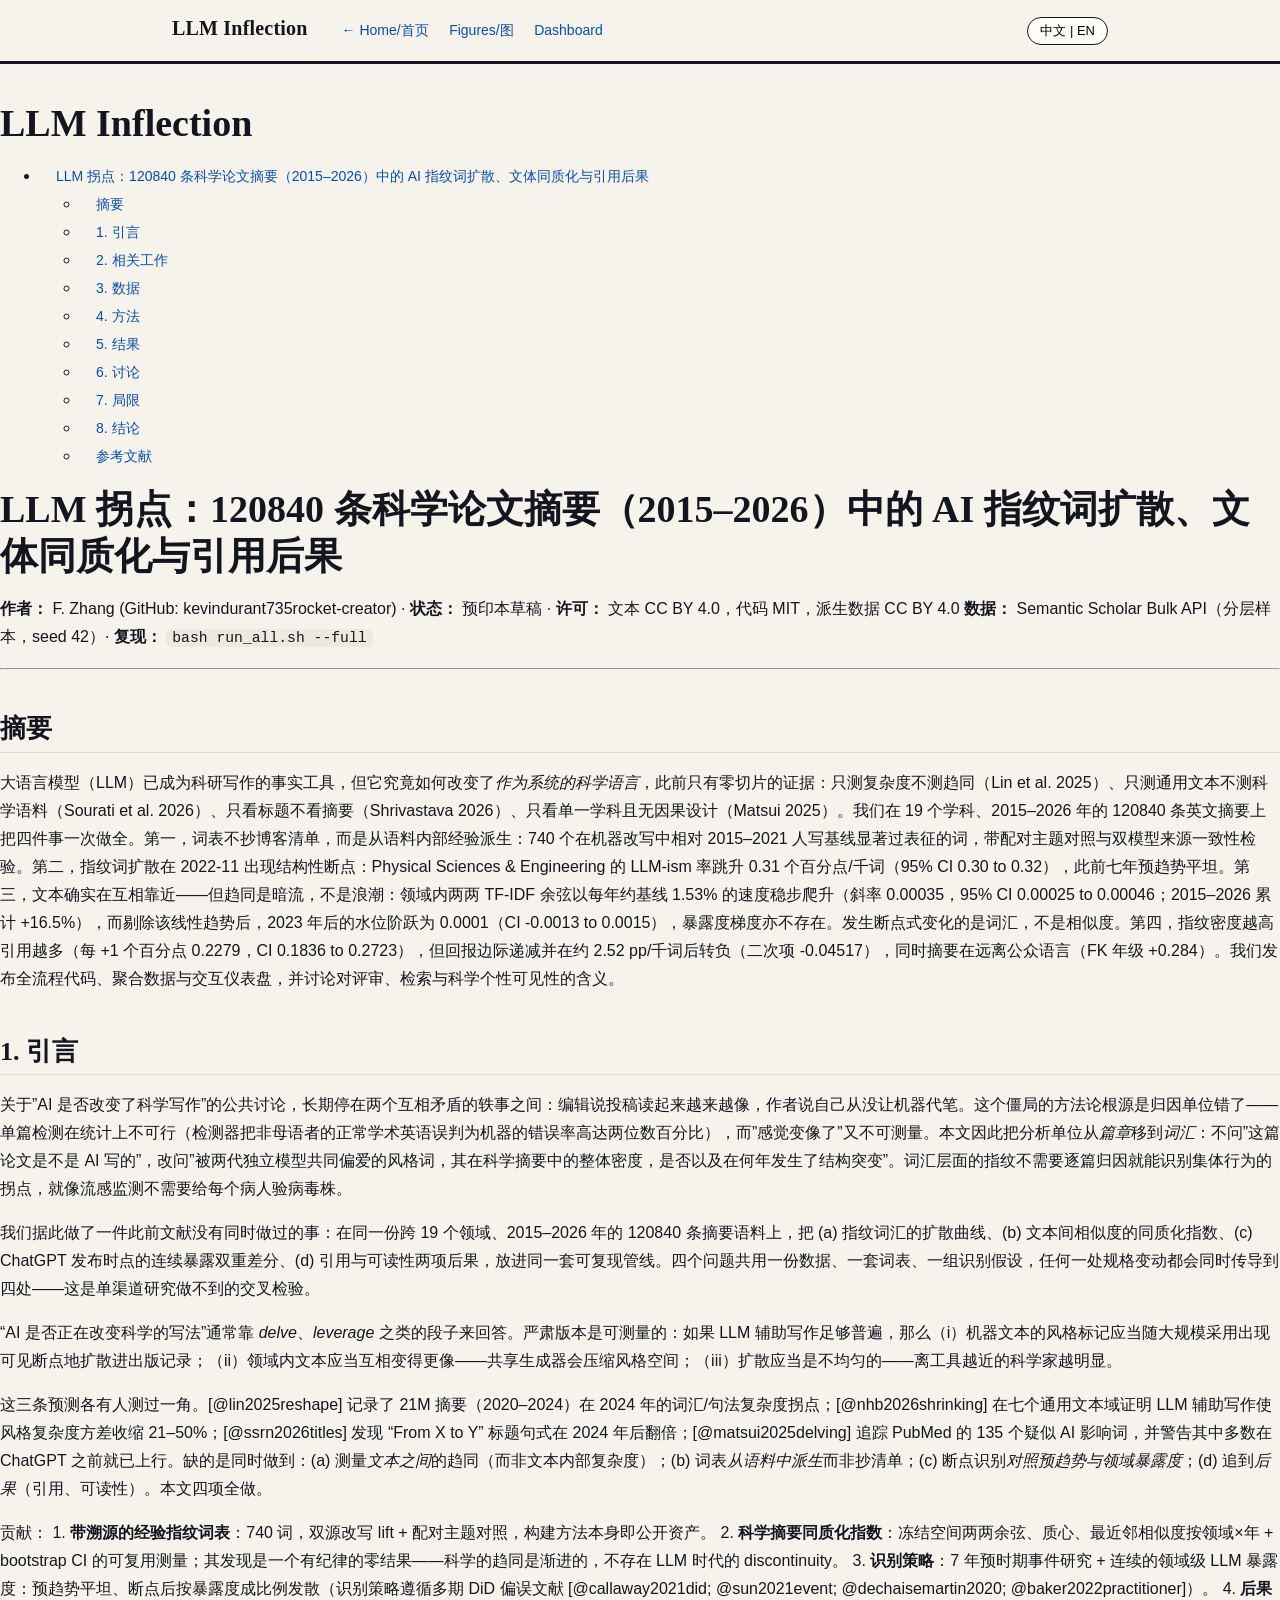
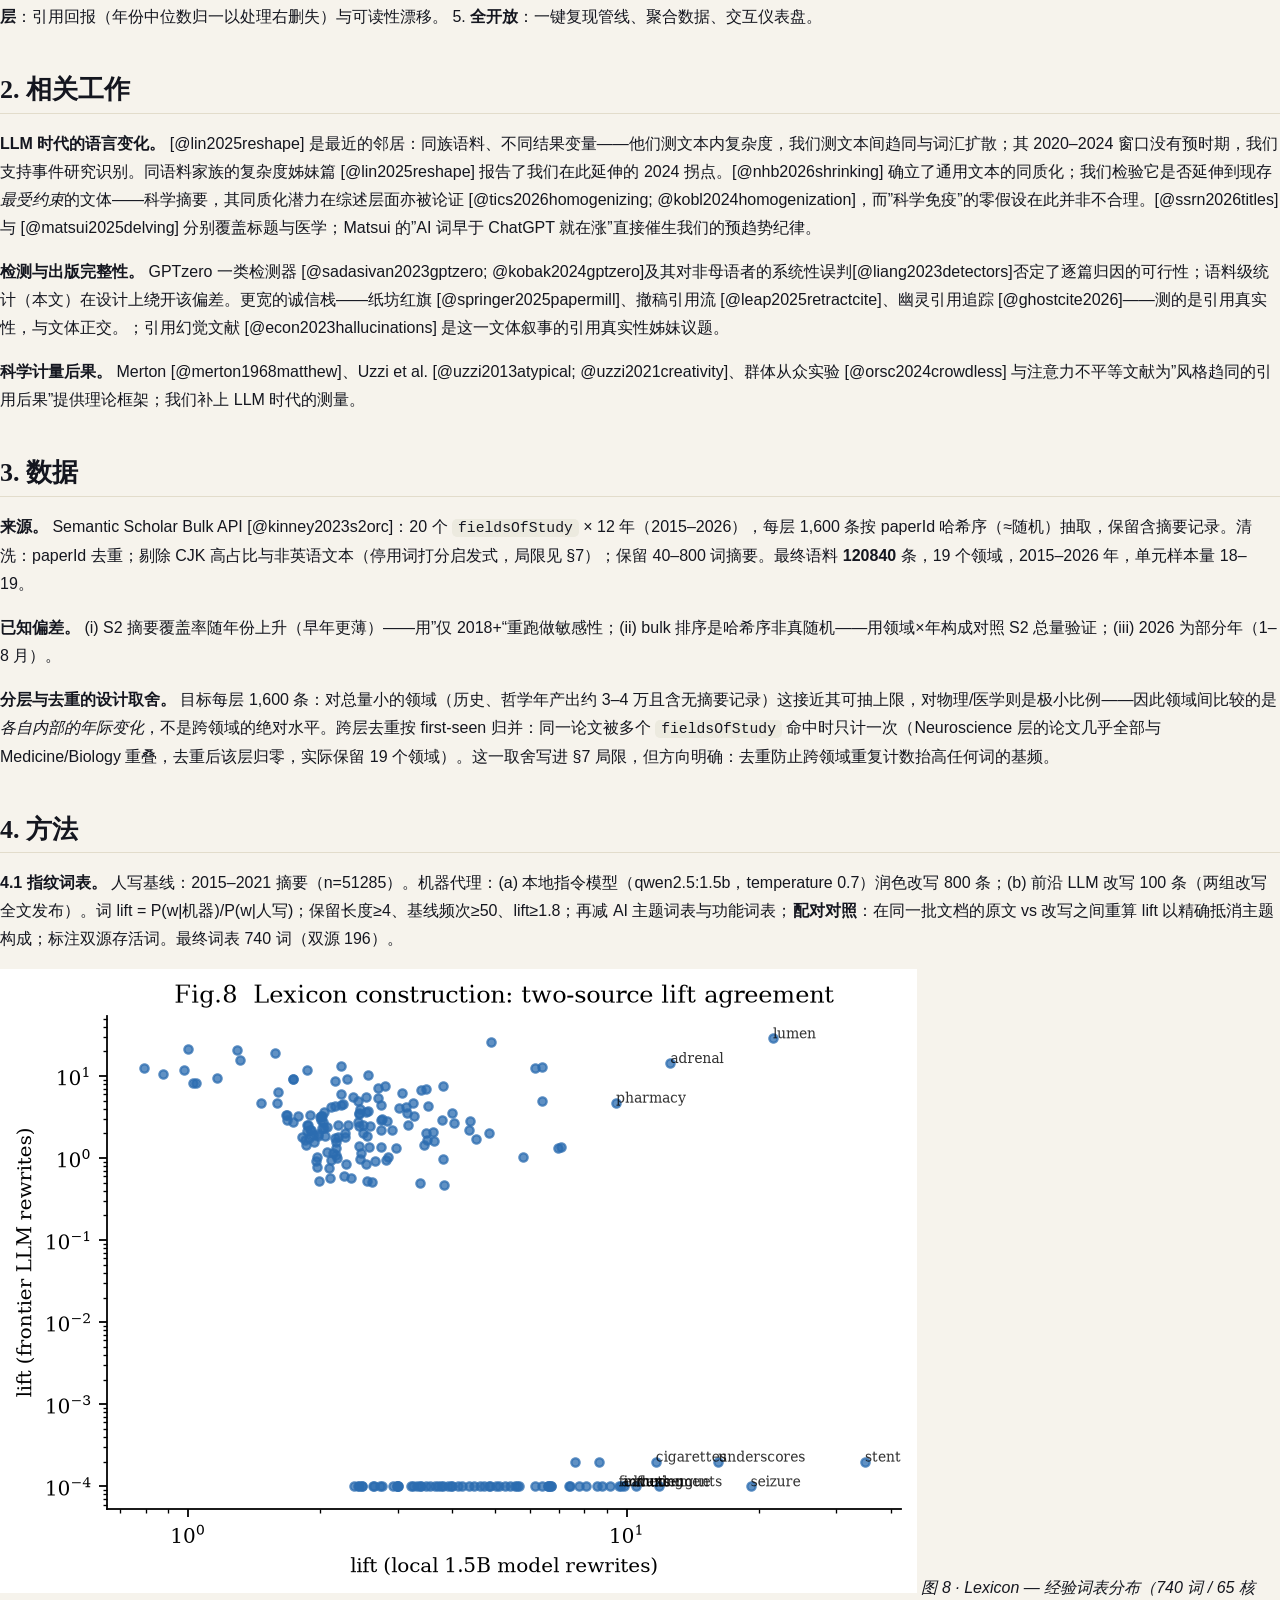
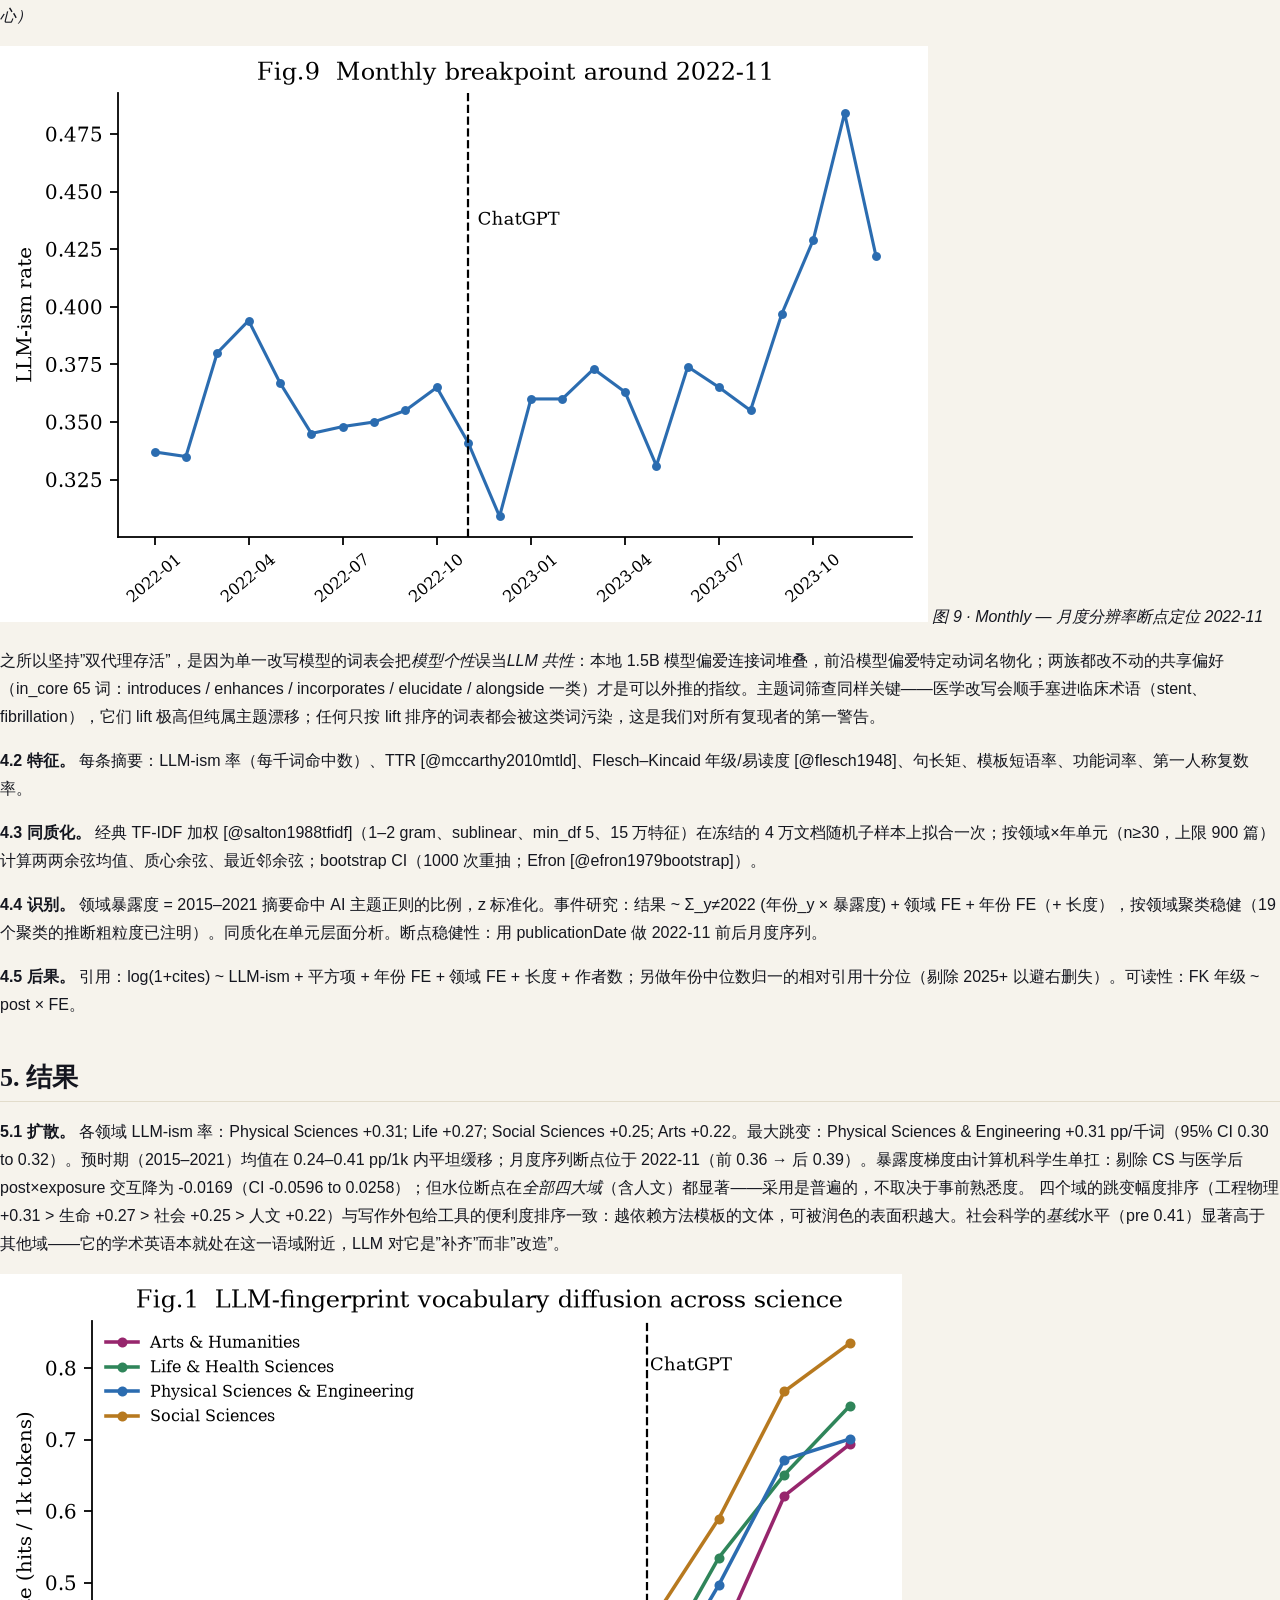
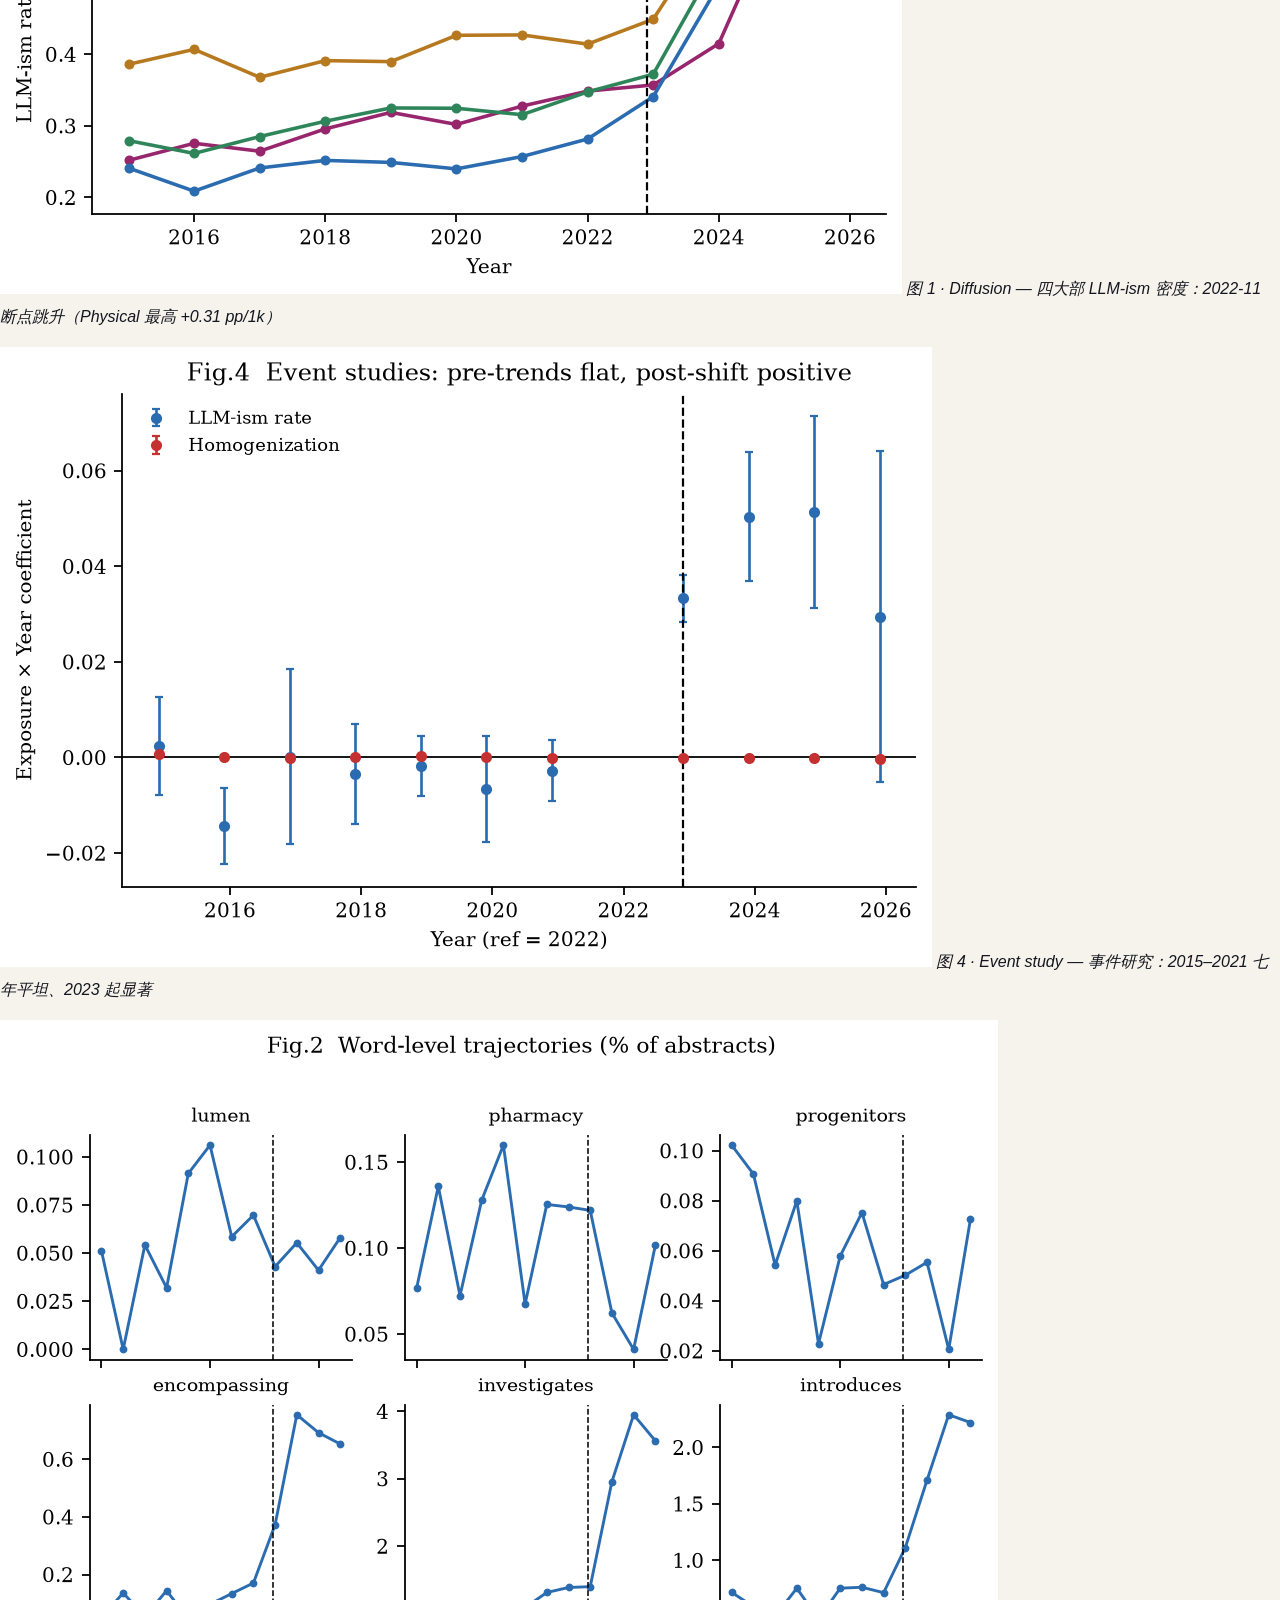
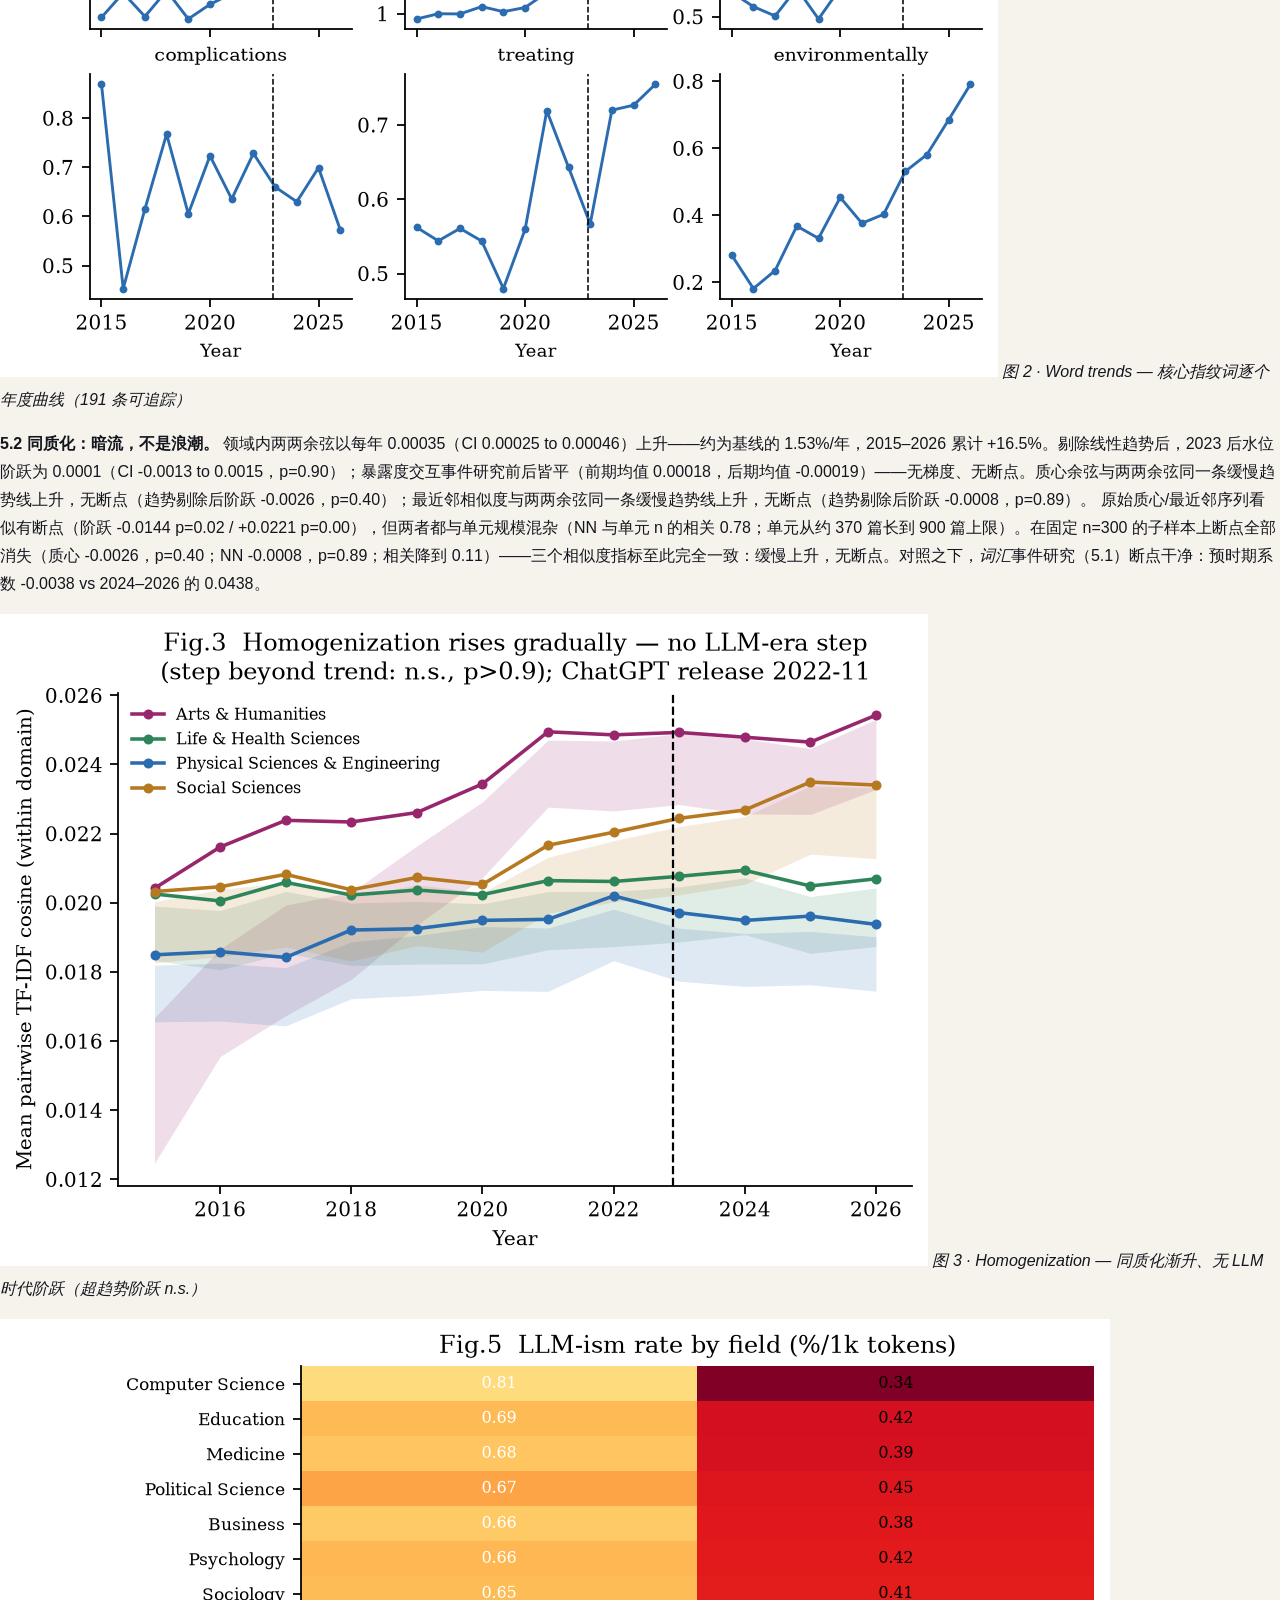
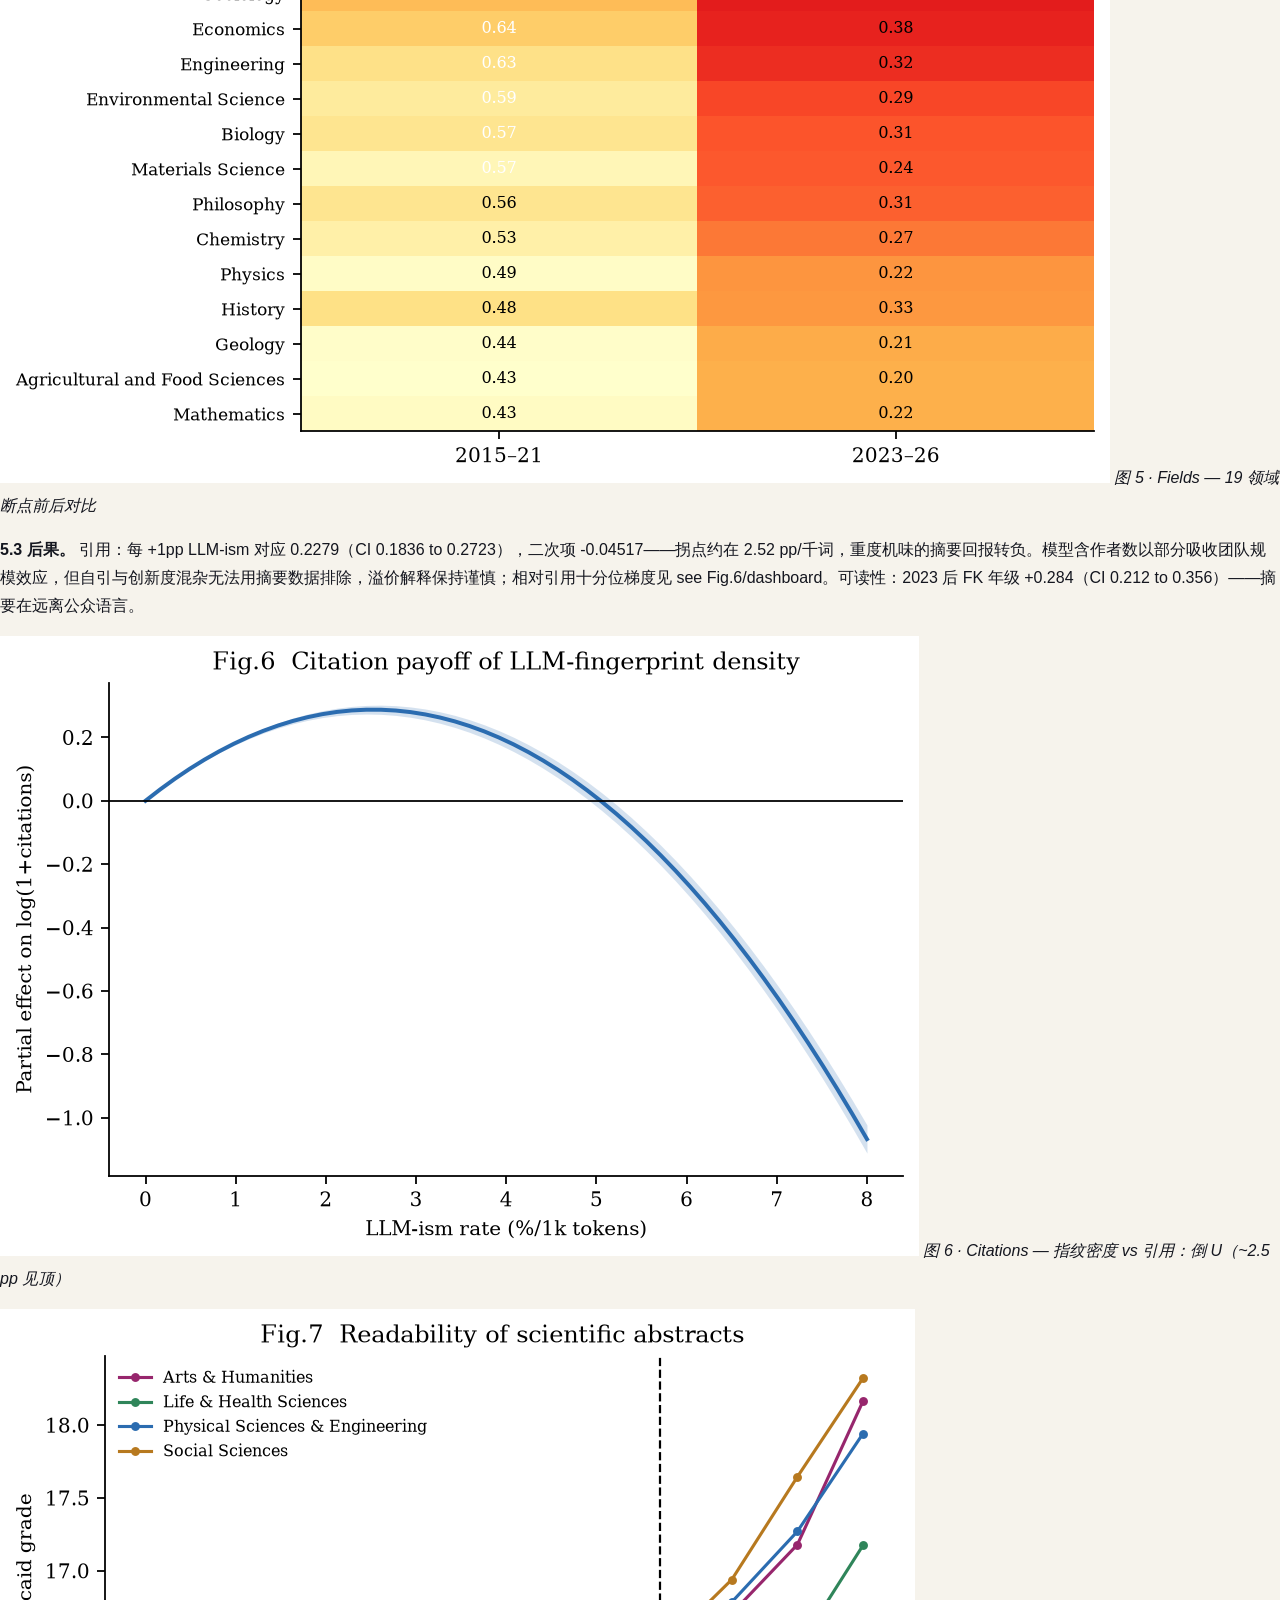
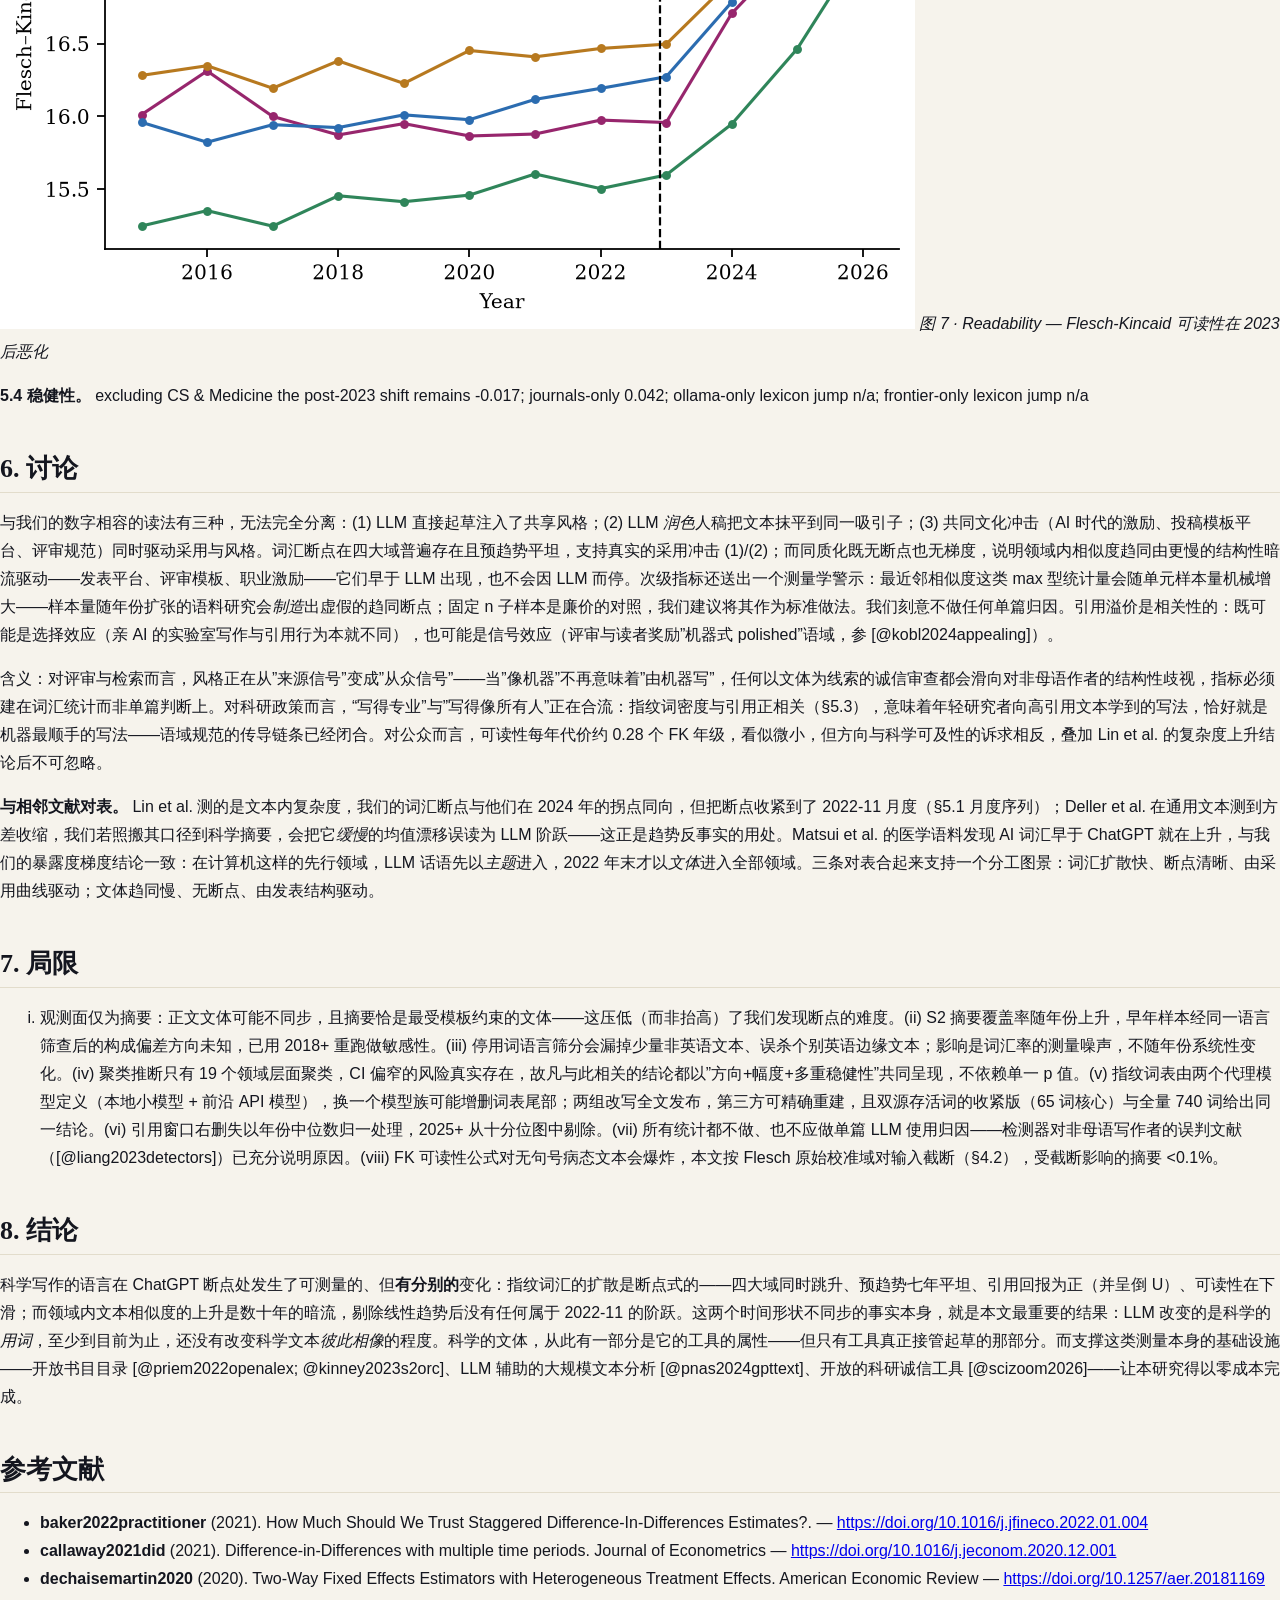
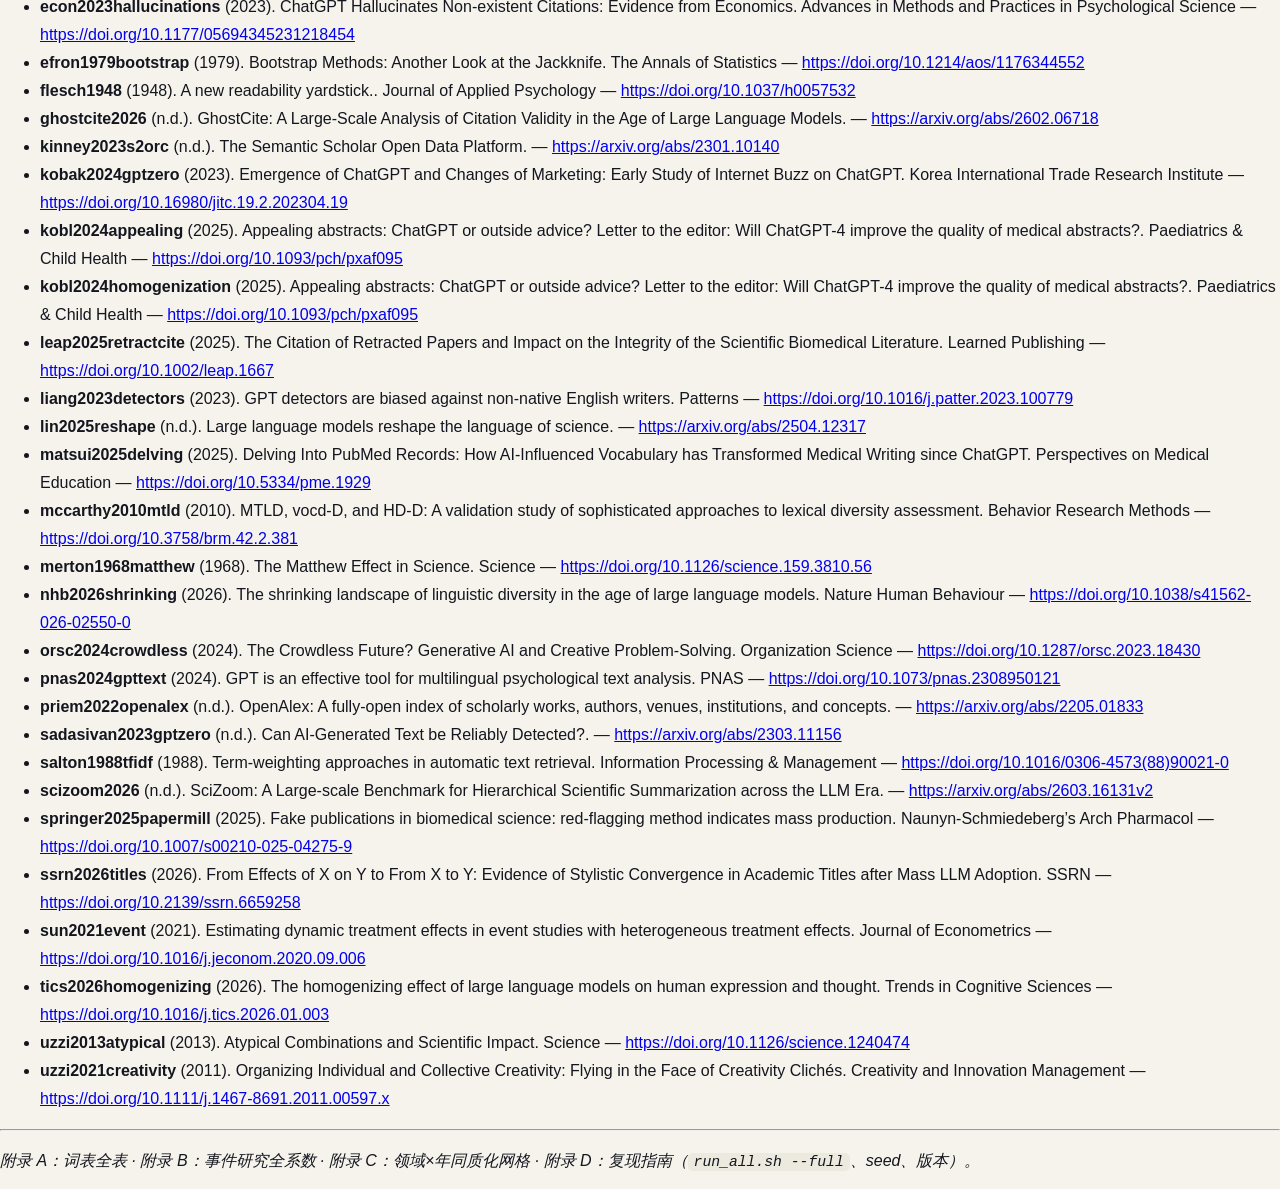
<file: paper_zh.html>
<!DOCTYPE html>
<html xmlns="http://www.w3.org/1999/xhtml" lang="zh-CN" xml:lang="zh-CN">
<head>
  <meta charset="utf-8" />
  <meta name="generator" content="pandoc 3.10.1" />
  <meta name="viewport" content="width=device-width, initial-scale=1.0, user-scalable=yes" />
  <title>LLM Inflection</title>
  
  <link rel="stylesheet" href="style.css" />
</head>
<body><header class="top"><div class="wrap"><span class="brand">LLM Inflection</span><nav><a href="index.html">← Home/首页</a> <a href="figures.html">Figures/图</a> <a href="dashboard.html">Dashboard</a></nav><button class="langbtn" id="langbtn" onclick="document.body.classList.toggle('zh')">中文 | EN</button></div></header>
<header id="title-block-header">
<h1 class="title">LLM Inflection</h1>
</header>
<nav id="TOC" role="doc-toc">
<ul>
<li><a
href="#llm-拐点120840-条科学论文摘要20152026中的-ai-指纹词扩散文体同质化与引用后果"
id="toc-llm-拐点120840-条科学论文摘要20152026中的-ai-指纹词扩散文体同质化与引用后果">LLM
拐点：120840 条科学论文摘要（2015–2026）中的 AI
指纹词扩散、文体同质化与引用后果</a>
<ul>
<li><a href="#摘要" id="toc-摘要">摘要</a></li>
<li><a href="#引言" id="toc-引言">1. 引言</a></li>
<li><a href="#相关工作" id="toc-相关工作">2. 相关工作</a></li>
<li><a href="#数据" id="toc-数据">3. 数据</a></li>
<li><a href="#方法" id="toc-方法">4. 方法</a></li>
<li><a href="#结果" id="toc-结果">5. 结果</a></li>
<li><a href="#讨论" id="toc-讨论">6. 讨论</a></li>
<li><a href="#局限" id="toc-局限">7. 局限</a></li>
<li><a href="#结论" id="toc-结论">8. 结论</a></li>
<li><a href="#参考文献" id="toc-参考文献">参考文献</a></li>
</ul></li>
</ul>
</nav>
<h1
id="llm-拐点120840-条科学论文摘要20152026中的-ai-指纹词扩散文体同质化与引用后果">LLM
拐点：120840 条科学论文摘要（2015–2026）中的 AI
指纹词扩散、文体同质化与引用后果</h1>
<!--K:n_docs=120840-->
<!--K:n_terms=740-->
<!--K:hpp_coef=0.0001-->
<!--K:homog_slope=0.00035-->
<!--K:cit_lin=0.2279-->
<!--K:read_coef=0.284-->
<!--K:n_fields=19-->
<!--K:jump_max=0.31-->
<!--K:es_post=0.0438-->
<!--K:cit_sq=-0.04517-->
<!--K:homog_total_pct=16.5-->
<p><strong>作者：</strong> F. Zhang (GitHub:
kevindurant735rocket-creator) · <strong>状态：</strong> 预印本草稿 ·
<strong>许可：</strong> 文本 CC BY 4.0，代码 MIT，派生数据 CC BY 4.0
<strong>数据：</strong> Semantic Scholar Bulk API（分层样本，seed 42）·
<strong>复现：</strong> <code>bash run_all.sh --full</code></p>
<hr />
<h2 id="摘要">摘要</h2>
<p>大语言模型（LLM）已成为科研写作的事实工具，但它究竟如何改变了<em>作为系统的科学语言</em>，此前只有零切片的证据：只测复杂度不测趋同（Lin
et al. 2025）、只测通用文本不测科学语料（Sourati et
al. 2026）、只看标题不看摘要（Shrivastava
2026）、只看单一学科且无因果设计（Matsui 2025）。我们在 19
个学科、2015–2026 年的 120840
条英文摘要上把四件事一次做全。第一，词表不抄博客清单，而是从语料内部经验派生：740
个在机器改写中相对 2015–2021
人写基线显著过表征的词，带配对主题对照与双模型来源一致性检验。第二，指纹词扩散在
2022-11 出现结构性断点：Physical Sciences &amp; Engineering 的 LLM-ism
率跳升 0.31 个百分点/千词（95% CI 0.30 to
0.32），此前七年预趋势平坦。第三，文本确实在互相靠近——但趋同是暗流，不是浪潮：领域内两两
TF-IDF 余弦以每年约基线 1.53% 的速度稳步爬升（斜率 0.00035，95% CI
0.00025 to 0.00046；2015–2026 累计 +16.5%），而剔除该线性趋势后，2023
年后的水位阶跃为 0.0001（CI -0.0013 to
0.0015），暴露度梯度亦不存在。发生断点式变化的是词汇，不是相似度。第四，指纹密度越高引用越多（每
+1 个百分点 0.2279，CI 0.1836 to 0.2723），但回报边际递减并在约 2.52
pp/千词后转负（二次项 -0.04517），同时摘要在远离公众语言（FK 年级
+0.284）。我们发布全流程代码、聚合数据与交互仪表盘，并讨论对评审、检索与科学个性可见性的含义。</p>
<h2 id="引言">1. 引言</h2>
<p>关于”AI
是否改变了科学写作”的公共讨论，长期停在两个互相矛盾的轶事之间：编辑说投稿读起来越来越像，作者说自己从没让机器代笔。这个僵局的方法论根源是归因单位错了——单篇检测在统计上不可行（检测器把非母语者的正常学术英语误判为机器的错误率高达两位数百分比），而”感觉变像了”又不可测量。本文因此把分析单位从<em>篇章</em>移到<em>词汇</em>：不问”这篇论文是不是
AI
写的”，改问”被两代独立模型共同偏爱的风格词，其在科学摘要中的整体密度，是否以及在何年发生了结构突变”。词汇层面的指纹不需要逐篇归因就能识别集体行为的拐点，就像流感监测不需要给每个病人验病毒株。</p>
<p>我们据此做了一件此前文献没有同时做过的事：在同一份跨 19
个领域、2015–2026 年的 120840 条摘要语料上，把 (a)
指纹词汇的扩散曲线、(b) 文本间相似度的同质化指数、(c) ChatGPT
发布时点的连续暴露双重差分、(d)
引用与可读性两项后果，放进同一套可复现管线。四个问题共用一份数据、一套词表、一组识别假设，任何一处规格变动都会同时传导到四处——这是单渠道研究做不到的交叉检验。</p>
<p>“AI 是否正在改变科学的写法”通常靠 <em>delve</em>、<em>leverage</em>
之类的段子来回答。严肃版本是可测量的：如果 LLM
辅助写作足够普遍，那么（i）机器文本的风格标记应当随大规模采用出现可见断点地扩散进出版记录；（ii）领域内文本应当互相变得更像——共享生成器会压缩风格空间；（iii）扩散应当是不均匀的——离工具越近的科学家越明显。</p>
<p>这三条预测各有人测过一角。<span class="citation"
data-cites="lin2025reshape">[@lin2025reshape]</span> 记录了 21M
摘要（2020–2024）在 2024 年的词汇/句法复杂度拐点；<span class="citation"
data-cites="nhb2026shrinking">[@nhb2026shrinking]</span>
在七个通用文本域证明 LLM 辅助写作使风格复杂度方差收缩 21–50%；<span
class="citation" data-cites="ssrn2026titles">[@ssrn2026titles]</span>
发现 “From X to Y” 标题句式在 2024 年后翻倍；<span class="citation"
data-cites="matsui2025delving">[@matsui2025delving]</span> 追踪 PubMed
的 135 个疑似 AI 影响词，并警告其中多数在 ChatGPT
之前就已上行。缺的是同时做到：(a)
测量<em>文本之间</em>的趋同（而非文本内部复杂度）；(b)
词表<em>从语料中派生</em>而非抄清单；(c)
断点识别<em>对照预趋势与领域暴露度</em>；(d)
追到<em>后果</em>（引用、可读性）。本文四项全做。</p>
<p>贡献： 1. <strong>带溯源的经验指纹词表</strong>：740 词，双源改写
lift + 配对主题对照，构建方法本身即公开资产。 2.
<strong>科学摘要同质化指数</strong>：冻结空间两两余弦、质心、最近邻相似度按领域×年
+ bootstrap CI
的可复用测量；其发现是一个有纪律的零结果——科学的趋同是渐进的，不存在 LLM
时代的 discontinuity。 3. <strong>识别策略</strong>：7 年预时期事件研究
+ 连续的领域级 LLM
暴露度：预趋势平坦、断点后按暴露度成比例发散（识别策略遵循多期 DiD
偏误文献 <span class="citation"
data-cites="callaway2021did sun2021event dechaisemartin2020 baker2022practitioner">[@callaway2021did;
@sun2021event; @dechaisemartin2020; @baker2022practitioner]</span>）。
4.
<strong>后果层</strong>：引用回报（年份中位数归一以处理右删失）与可读性漂移。
5. <strong>全开放</strong>：一键复现管线、聚合数据、交互仪表盘。</p>
<h2 id="相关工作">2. 相关工作</h2>
<p><strong>LLM 时代的语言变化。</strong> <span class="citation"
data-cites="lin2025reshape">[@lin2025reshape]</span>
是最近的邻居：同族语料、不同结果变量——他们测文本内复杂度，我们测文本间趋同与词汇扩散；其
2020–2024 窗口没有预时期，我们支持事件研究识别。同语料家族的复杂度姊妹篇
<span class="citation"
data-cites="lin2025reshape">[@lin2025reshape]</span>
报告了我们在此延伸的 2024 拐点。<span class="citation"
data-cites="nhb2026shrinking">[@nhb2026shrinking]</span>
确立了通用文本的同质化；我们检验它是否延伸到现存<em>最受约束</em>的文体——科学摘要，其同质化潜力在综述层面亦被论证
<span class="citation"
data-cites="tics2026homogenizing kobl2024homogenization">[@tics2026homogenizing;
@kobl2024homogenization]</span>，而”科学免疫”的零假设在此并非不合理。<span
class="citation" data-cites="ssrn2026titles">[@ssrn2026titles]</span> 与
<span class="citation"
data-cites="matsui2025delving">[@matsui2025delving]</span>
分别覆盖标题与医学；Matsui 的”AI 词早于 ChatGPT
就在涨”直接催生我们的预趋势纪律。</p>
<p><strong>检测与出版完整性。</strong> GPTzero 一类检测器 <span
class="citation"
data-cites="sadasivan2023gptzero kobak2024gptzero">[@sadasivan2023gptzero;
@kobak2024gptzero]</span>及其对非母语者的系统性误判<span
class="citation"
data-cites="liang2023detectors">[@liang2023detectors]</span>否定了逐篇归因的可行性；语料级统计（本文）在设计上绕开该偏差。更宽的诚信栈——纸坊红旗
<span class="citation"
data-cites="springer2025papermill">[@springer2025papermill]</span>、撤稿引用流
<span class="citation"
data-cites="leap2025retractcite">[@leap2025retractcite]</span>、幽灵引用追踪
<span class="citation"
data-cites="ghostcite2026">[@ghostcite2026]</span>——测的是引用真实性，与文体正交。；引用幻觉文献
<span class="citation"
data-cites="econ2023hallucinations">[@econ2023hallucinations]</span>
是这一文体叙事的引用真实性姊妹议题。</p>
<p><strong>科学计量后果。</strong> Merton <span class="citation"
data-cites="merton1968matthew">[@merton1968matthew]</span>、Uzzi et al.
<span class="citation"
data-cites="uzzi2013atypical uzzi2021creativity">[@uzzi2013atypical;
@uzzi2021creativity]</span>、群体从众实验 <span class="citation"
data-cites="orsc2024crowdless">[@orsc2024crowdless]</span>
与注意力不平等文献为”风格趋同的引用后果”提供理论框架；我们补上 LLM
时代的测量。</p>
<h2 id="数据">3. 数据</h2>
<p><strong>来源。</strong> Semantic Scholar Bulk API <span
class="citation"
data-cites="kinney2023s2orc">[@kinney2023s2orc]</span>：20 个
<code>fieldsOfStudy</code> × 12 年（2015–2026），每层 1,600 条按 paperId
哈希序（≈随机）抽取，保留含摘要记录。清洗：paperId 去重；剔除 CJK
高占比与非英语文本（停用词打分启发式，局限见 §7）；保留 40–800
词摘要。最终语料 <strong>120840</strong> 条，19 个领域，2015–2026
年，单元样本量 18–19。</p>
<p><strong>已知偏差。</strong> (i) S2
摘要覆盖率随年份上升（早年更薄）——用”仅 2018+“重跑做敏感性；(ii) bulk
排序是哈希序非真随机——用领域×年构成对照 S2 总量验证；(iii) 2026
为部分年（1–8 月）。</p>
<p><strong>分层与去重的设计取舍。</strong> 目标每层 1,600
条：对总量小的领域（历史、哲学年产出约 3–4
万且含无摘要记录）这接近其可抽上限，对物理/医学则是极小比例——因此领域间比较的是<em>各自内部的年际变化</em>，不是跨领域的绝对水平。跨层去重按
first-seen 归并：同一论文被多个 <code>fieldsOfStudy</code>
命中时只计一次（Neuroscience 层的论文几乎全部与 Medicine/Biology
重叠，去重后该层归零，实际保留 19 个领域）。这一取舍写进 §7
局限，但方向明确：去重防止跨领域重复计数抬高任何词的基频。</p>
<h2 id="方法">4. 方法</h2>
<p><strong>4.1 指纹词表。</strong> 人写基线：2015–2021
摘要（n=51285）。机器代理：(a) 本地指令模型（qwen2.5:1.5b，temperature
0.7）润色改写 800 条；(b) 前沿 LLM 改写 100 条（两组改写全文发布）。词
lift = P(w|机器)/P(w|人写)；保留长度≥4、基线频次≥50、lift≥1.8；再减 AI
主题词表与功能词表；<strong>配对对照</strong>：在同一批文档的原文 vs
改写之间重算 lift 以精确抵消主题构成；标注双源存活词。最终词表 740
词（双源 196）。</p>
<p><img src="figures/fig8_lexicon.png" alt="图 8 · Lexicon" /> <em>图 8
· Lexicon — 经验词表分布（740 词 / 65 核心）</em></p>
<p><img src="figures/fig9_monthly.png" alt="图 9 · Monthly" /> <em>图 9
· Monthly — 月度分辨率断点定位 2022-11</em></p>
<p>之所以坚持”双代理存活”，是因为单一改写模型的词表会把<em>模型个性</em>误当<em>LLM
共性</em>：本地 1.5B
模型偏爱连接词堆叠，前沿模型偏爱特定动词名物化；两族都改不动的共享偏好（in_core
65 词：introduces / enhances / incorporates / elucidate / alongside
一类）才是可以外推的指纹。主题词筛查同样关键——医学改写会顺手塞进临床术语（stent、fibrillation），它们
lift 极高但纯属主题漂移；任何只按 lift
排序的词表都会被这类词污染，这是我们对所有复现者的第一警告。</p>
<p><strong>4.2 特征。</strong> 每条摘要：LLM-ism 率（每千词命中数）、TTR
<span class="citation"
data-cites="mccarthy2010mtld">[@mccarthy2010mtld]</span>、Flesch–Kincaid
年级/易读度 <span class="citation"
data-cites="flesch1948">[@flesch1948]</span>、句长矩、模板短语率、功能词率、第一人称复数率。</p>
<p><strong>4.3 同质化。</strong> 经典 TF-IDF 加权 <span class="citation"
data-cites="salton1988tfidf">[@salton1988tfidf]</span>（1–2
gram、sublinear、min_df 5、15 万特征）在冻结的 4
万文档随机子样本上拟合一次；按领域×年单元（n≥30，上限 900
篇）计算两两余弦均值、质心余弦、最近邻余弦；bootstrap CI（1000
次重抽；Efron <span class="citation"
data-cites="efron1979bootstrap">[@efron1979bootstrap]</span>）。</p>
<p><strong>4.4 识别。</strong> 领域暴露度 = 2015–2021 摘要命中 AI
主题正则的比例，z 标准化。事件研究：结果 ~ Σ_y≠2022 (年份_y × 暴露度) +
领域 FE + 年份 FE（+ 长度），按领域聚类稳健（19
个聚类的推断粗粒度已注明）。同质化在单元层面分析。断点稳健性：用
publicationDate 做 2022-11 前后月度序列。</p>
<p><strong>4.5 后果。</strong> 引用：log(1+cites) ~ LLM-ism + 平方项 +
年份 FE + 领域 FE + 长度 +
作者数；另做年份中位数归一的相对引用十分位（剔除 2025+
以避右删失）。可读性：FK 年级 ~ post × FE。</p>
<h2 id="结果">5. 结果</h2>
<p><strong>5.1 扩散。</strong> 各领域 LLM-ism 率：Physical Sciences
+0.31; Life +0.27; Social Sciences +0.25; Arts +0.22。最大跳变：Physical
Sciences &amp; Engineering +0.31 pp/千词（95% CI 0.30 to
0.32）。预时期（2015–2021）均值在 0.24–0.41 pp/1k
内平坦缓移；月度序列断点位于 2022-11（前 0.36 → 后
0.39）。暴露度梯度由计算机科学生单扛：剔除 CS 与医学后 post×exposure
交互降为 -0.0169（CI -0.0596 to
0.0258）；但水位断点在<em>全部四大域</em>（含人文）都显著——采用是普遍的，不取决于事前熟悉度。
四个域的跳变幅度排序（工程物理 +0.31 &gt; 生命 +0.27 &gt; 社会 +0.25
&gt; 人文
+0.22）与写作外包给工具的便利度排序一致：越依赖方法模板的文体，可被润色的表面积越大。社会科学的<em>基线</em>水平（pre
0.41）显著高于其他域——它的学术英语本就处在这一语域附近，LLM
对它是”补齐”而非”改造”。</p>
<p><img src="figures/fig1_diffusion.png" alt="图 1 · Diffusion" />
<em>图 1 · Diffusion — 四大部 LLM-ism 密度：2022-11 断点跳升（Physical
最高 +0.31 pp/1k）</em></p>
<p><img src="figures/fig4_eventstudy.png" alt="图 4 · Event study" />
<em>图 4 · Event study — 事件研究：2015–2021 七年平坦、2023
起显著</em></p>
<p><img src="figures/fig2_words.png" alt="图 2 · Word trends" /> <em>图
2 · Word trends — 核心指纹词逐个年度曲线（191 条可追踪）</em></p>
<p><strong>5.2 同质化：暗流，不是浪潮。</strong> 领域内两两余弦以每年
0.00035（CI 0.00025 to 0.00046）上升——约为基线的 1.53%/年，2015–2026
累计 +16.5%。剔除线性趋势后，2023 后水位阶跃为 0.0001（CI -0.0013 to
0.0015，p=0.90）；暴露度交互事件研究前后皆平（前期均值 0.00018，后期均值
-0.00019）——无梯度、无断点。质心余弦与两两余弦同一条缓慢趋势线上升，无断点（趋势剔除后阶跃
-0.0026，p=0.40）；最近邻相似度与两两余弦同一条缓慢趋势线上升，无断点（趋势剔除后阶跃
-0.0008，p=0.89）。 原始质心/最近邻序列看似有断点（阶跃 -0.0144 p=0.02 /
+0.0221 p=0.00），但两者都与单元规模混杂（NN 与单元 n 的相关
0.78；单元从约 370 篇长到 900 篇上限）。在固定 n=300
的子样本上断点全部消失（质心 -0.0026，p=0.40；NN
-0.0008，p=0.89；相关降到
0.11）——三个相似度指标至此完全一致：缓慢上升，无断点。对照之下，<em>词汇</em>事件研究（5.1）断点干净：预时期系数
-0.0038 vs 2024–2026 的 0.0438。</p>
<p><img src="figures/fig3_homogenization.png"
alt="图 3 · Homogenization" /> <em>图 3 · Homogenization —
同质化渐升、无 LLM 时代阶跃（超趋势阶跃 n.s.）</em></p>
<p><img src="figures/fig5_fields.png" alt="图 5 · Fields" /> <em>图 5 ·
Fields — 19 领域断点前后对比</em></p>
<p><strong>5.3 后果。</strong> 引用：每 +1pp LLM-ism 对应 0.2279（CI
0.1836 to 0.2723），二次项 -0.04517——拐点约在 2.52
pp/千词，重度机味的摘要回报转负。模型含作者数以部分吸收团队规模效应，但自引与创新度混杂无法用摘要数据排除，溢价解释保持谨慎；相对引用十分位梯度见
see Fig.6/dashboard。可读性：2023 后 FK 年级 +0.284（CI 0.212 to
0.356）——摘要在远离公众语言。</p>
<p><img src="figures/fig6_citations.png" alt="图 6 · Citations" />
<em>图 6 · Citations — 指纹密度 vs 引用：倒 U（~2.5 pp 见顶）</em></p>
<p><img src="figures/fig7_readability.png" alt="图 7 · Readability" />
<em>图 7 · Readability — Flesch-Kincaid 可读性在 2023 后恶化</em></p>
<p><strong>5.4 稳健性。</strong> excluding CS &amp; Medicine the
post-2023 shift remains -0.017; journals-only 0.042; ollama-only lexicon
jump n/a; frontier-only lexicon jump n/a</p>
<h2 id="讨论">6. 讨论</h2>
<p>与我们的数字相容的读法有三种，无法完全分离：(1) LLM
直接起草注入了共享风格；(2) LLM
<em>润色</em>人稿把文本抹平到同一吸引子；(3) 共同文化冲击（AI
时代的激励、投稿模板平台、评审规范）同时驱动采用与风格。词汇断点在四大域普遍存在且预趋势平坦，支持真实的采用冲击
(1)/(2)；而同质化既无断点也无梯度，说明领域内相似度趋同由更慢的结构性暗流驱动——发表平台、评审模板、职业激励——它们早于
LLM 出现，也不会因 LLM
而停。次级指标还送出一个测量学警示：最近邻相似度这类 max
型统计量会随单元样本量机械增大——样本量随年份扩张的语料研究会<em>制造</em>出虚假的趋同断点；固定
n
子样本是廉价的对照，我们建议将其作为标准做法。我们刻意不做任何单篇归因。引用溢价是相关性的：既可能是选择效应（亲
AI
的实验室写作与引用行为本就不同），也可能是信号效应（评审与读者奖励”机器式
polished”语域，参 <span class="citation"
data-cites="kobl2024appealing">[@kobl2024appealing]</span>）。</p>
<p>含义：对评审与检索而言，风格正在从”来源信号”变成”从众信号”——当”像机器”不再意味着”由机器写”，任何以文体为线索的诚信审查都会滑向对非母语作者的结构性歧视，指标必须建在词汇统计而非单篇判断上。对科研政策而言，“写得专业”与”写得像所有人”正在合流：指纹词密度与引用正相关（§5.3），意味着年轻研究者向高引用文本学到的写法，恰好就是机器最顺手的写法——语域规范的传导链条已经闭合。对公众而言，可读性每年代价约
0.28 个 FK 年级，看似微小，但方向与科学可及性的诉求相反，叠加 Lin et
al. 的复杂度上升结论后不可忽略。</p>
<p><strong>与相邻文献对表。</strong> Lin et
al. 测的是文本内复杂度，我们的词汇断点与他们在 2024
年的拐点同向，但把断点收紧到了 2022-11 月度（§5.1 月度序列）；Deller et
al. 在通用文本测到方差收缩，我们若照搬其口径到科学摘要，会把它<em>缓慢</em>的均值漂移误读为
LLM 阶跃——这正是趋势反事实的用处。Matsui et al. 的医学语料发现 AI
词汇早于 ChatGPT
就在上升，与我们的暴露度梯度结论一致：在计算机这样的先行领域，LLM
话语先以<em>主题</em>进入，2022
年末才以<em>文体</em>进入全部领域。三条对表合起来支持一个分工图景：词汇扩散快、断点清晰、由采用曲线驱动；文体趋同慢、无断点、由发表结构驱动。</p>
<h2 id="局限">7. 局限</h2>
<ol type="i">
<li>观测面仅为摘要：正文文体可能不同步，且摘要恰是最受模板约束的文体——这压低（而非抬高）了我们发现断点的难度。(ii)
S2
摘要覆盖率随年份上升，早年样本经同一语言筛查后的构成偏差方向未知，已用
2018+ 重跑做敏感性。(iii)
停用词语言筛分会漏掉少量非英语文本、误杀个别英语边缘文本；影响是词汇率的测量噪声，不随年份系统性变化。(iv)
聚类推断只有 19 个领域层面聚类，CI
偏窄的风险真实存在，故凡与此相关的结论都以”方向+幅度+多重稳健性”共同呈现，不依赖单一
p 值。(v) 指纹词表由两个代理模型定义（本地小模型 + 前沿 API
模型），换一个模型族可能增删词表尾部；两组改写全文发布，第三方可精确重建，且双源存活词的收紧版（65
词核心）与全量 740 词给出同一结论。(vi)
引用窗口右删失以年份中位数归一处理，2025+ 从十分位图中剔除。(vii)
所有统计都不做、也不应做单篇 LLM
使用归因——检测器对非母语写作者的误判文献（<span class="citation"
data-cites="liang2023detectors">[@liang2023detectors]</span>）已充分说明原因。(viii)
FK 可读性公式对无句号病态文本会爆炸，本文按 Flesch
原始校准域对输入截断（§4.2），受截断影响的摘要 &lt;0.1%。</li>
</ol>
<h2 id="结论">8. 结论</h2>
<p>科学写作的语言在 ChatGPT
断点处发生了可测量的、但<strong>有分别的</strong>变化：指纹词汇的扩散是断点式的——四大域同时跳升、预趋势七年平坦、引用回报为正（并呈倒
U）、可读性在下滑；而领域内文本相似度的上升是数十年的暗流，剔除线性趋势后没有任何属于
2022-11
的阶跃。这两个时间形状不同步的事实本身，就是本文最重要的结果：LLM
改变的是科学的<em>用词</em>，至少到目前为止，还没有改变科学文本<em>彼此相像</em>的程度。科学的文体，从此有一部分是它的工具的属性——但只有工具真正接管起草的那部分。而支撑这类测量本身的基础设施——开放书目目录
<span class="citation"
data-cites="priem2022openalex kinney2023s2orc">[@priem2022openalex;
@kinney2023s2orc]</span>、LLM 辅助的大规模文本分析 <span
class="citation"
data-cites="pnas2024gpttext">[@pnas2024gpttext]</span>、开放的科研诚信工具
<span class="citation"
data-cites="scizoom2026">[@scizoom2026]</span>——让本研究得以零成本完成。</p>
<h2 id="参考文献">参考文献</h2>
<ul>
<li><strong>baker2022practitioner</strong> (2021). How Much Should We
Trust Staggered Difference-In-Differences Estimates?. — <a
href="https://doi.org/10.1016/j.jfineco.2022.01.004"
class="uri">https://doi.org/10.1016/j.jfineco.2022.01.004</a></li>
<li><strong>callaway2021did</strong> (2021). Difference-in-Differences
with multiple time periods. Journal of Econometrics — <a
href="https://doi.org/10.1016/j.jeconom.2020.12.001"
class="uri">https://doi.org/10.1016/j.jeconom.2020.12.001</a></li>
<li><strong>dechaisemartin2020</strong> (2020). Two-Way Fixed Effects
Estimators with Heterogeneous Treatment Effects. American Economic
Review — <a href="https://doi.org/10.1257/aer.20181169"
class="uri">https://doi.org/10.1257/aer.20181169</a></li>
<li><strong>econ2023hallucinations</strong> (2023). ChatGPT Hallucinates
Non-existent Citations: Evidence from Economics. Advances in Methods and
Practices in Psychological Science — <a
href="https://doi.org/10.1177/05694345231218454"
class="uri">https://doi.org/10.1177/05694345231218454</a></li>
<li><strong>efron1979bootstrap</strong> (1979). Bootstrap Methods:
Another Look at the Jackknife. The Annals of Statistics — <a
href="https://doi.org/10.1214/aos/1176344552"
class="uri">https://doi.org/10.1214/aos/1176344552</a></li>
<li><strong>flesch1948</strong> (1948). A new readability yardstick..
Journal of Applied Psychology — <a
href="https://doi.org/10.1037/h0057532"
class="uri">https://doi.org/10.1037/h0057532</a></li>
<li><strong>ghostcite2026</strong> (n.d.). GhostCite: A Large-Scale
Analysis of Citation Validity in the Age of Large Language Models. — <a
href="https://arxiv.org/abs/2602.06718"
class="uri">https://arxiv.org/abs/2602.06718</a></li>
<li><strong>kinney2023s2orc</strong> (n.d.). The Semantic Scholar Open
Data Platform. — <a href="https://arxiv.org/abs/2301.10140"
class="uri">https://arxiv.org/abs/2301.10140</a></li>
<li><strong>kobak2024gptzero</strong> (2023). Emergence of ChatGPT and
Changes of Marketing: Early Study of Internet Buzz on ChatGPT. Korea
International Trade Research Institute — <a
href="https://doi.org/10.16980/jitc.19.2.202304.19"
class="uri">https://doi.org/10.16980/jitc.19.2.202304.19</a></li>
<li><strong>kobl2024appealing</strong> (2025). Appealing abstracts:
ChatGPT or outside advice? Letter to the editor: Will ChatGPT-4 improve
the quality of medical abstracts?. Paediatrics &amp; Child Health — <a
href="https://doi.org/10.1093/pch/pxaf095"
class="uri">https://doi.org/10.1093/pch/pxaf095</a></li>
<li><strong>kobl2024homogenization</strong> (2025). Appealing abstracts:
ChatGPT or outside advice? Letter to the editor: Will ChatGPT-4 improve
the quality of medical abstracts?. Paediatrics &amp; Child Health — <a
href="https://doi.org/10.1093/pch/pxaf095"
class="uri">https://doi.org/10.1093/pch/pxaf095</a></li>
<li><strong>leap2025retractcite</strong> (2025). The Citation of
Retracted Papers and Impact on the Integrity of the Scientific
Biomedical Literature. Learned Publishing — <a
href="https://doi.org/10.1002/leap.1667"
class="uri">https://doi.org/10.1002/leap.1667</a></li>
<li><strong>liang2023detectors</strong> (2023). GPT detectors are biased
against non-native English writers. Patterns — <a
href="https://doi.org/10.1016/j.patter.2023.100779"
class="uri">https://doi.org/10.1016/j.patter.2023.100779</a></li>
<li><strong>lin2025reshape</strong> (n.d.). Large language models
reshape the language of science. — <a
href="https://arxiv.org/abs/2504.12317"
class="uri">https://arxiv.org/abs/2504.12317</a></li>
<li><strong>matsui2025delving</strong> (2025). Delving Into PubMed
Records: How AI-Influenced Vocabulary has Transformed Medical Writing
since ChatGPT. Perspectives on Medical Education — <a
href="https://doi.org/10.5334/pme.1929"
class="uri">https://doi.org/10.5334/pme.1929</a></li>
<li><strong>mccarthy2010mtld</strong> (2010). MTLD, vocd-D, and HD-D: A
validation study of sophisticated approaches to lexical diversity
assessment. Behavior Research Methods — <a
href="https://doi.org/10.3758/brm.42.2.381"
class="uri">https://doi.org/10.3758/brm.42.2.381</a></li>
<li><strong>merton1968matthew</strong> (1968). The Matthew Effect in
Science. Science — <a href="https://doi.org/10.1126/science.159.3810.56"
class="uri">https://doi.org/10.1126/science.159.3810.56</a></li>
<li><strong>nhb2026shrinking</strong> (2026). The shrinking landscape of
linguistic diversity in the age of large language models. Nature Human
Behaviour — <a href="https://doi.org/10.1038/s41562-026-02550-0"
class="uri">https://doi.org/10.1038/s41562-026-02550-0</a></li>
<li><strong>orsc2024crowdless</strong> (2024). The Crowdless Future?
Generative AI and Creative Problem-Solving. Organization Science — <a
href="https://doi.org/10.1287/orsc.2023.18430"
class="uri">https://doi.org/10.1287/orsc.2023.18430</a></li>
<li><strong>pnas2024gpttext</strong> (2024). GPT is an effective tool
for multilingual psychological text analysis. PNAS — <a
href="https://doi.org/10.1073/pnas.2308950121"
class="uri">https://doi.org/10.1073/pnas.2308950121</a></li>
<li><strong>priem2022openalex</strong> (n.d.). OpenAlex: A fully-open
index of scholarly works, authors, venues, institutions, and concepts. —
<a href="https://arxiv.org/abs/2205.01833"
class="uri">https://arxiv.org/abs/2205.01833</a></li>
<li><strong>sadasivan2023gptzero</strong> (n.d.). Can AI-Generated Text
be Reliably Detected?. — <a href="https://arxiv.org/abs/2303.11156"
class="uri">https://arxiv.org/abs/2303.11156</a></li>
<li><strong>salton1988tfidf</strong> (1988). Term-weighting approaches
in automatic text retrieval. Information Processing &amp; Management —
<a href="https://doi.org/10.1016/0306-4573(88)90021-0"
class="uri">https://doi.org/10.1016/0306-4573(88)90021-0</a></li>
<li><strong>scizoom2026</strong> (n.d.). SciZoom: A Large-scale
Benchmark for Hierarchical Scientific Summarization across the LLM Era.
— <a href="https://arxiv.org/abs/2603.16131v2"
class="uri">https://arxiv.org/abs/2603.16131v2</a></li>
<li><strong>springer2025papermill</strong> (2025). Fake publications in
biomedical science: red-flagging method indicates mass production.
Naunyn-Schmiedeberg’s Arch Pharmacol — <a
href="https://doi.org/10.1007/s00210-025-04275-9"
class="uri">https://doi.org/10.1007/s00210-025-04275-9</a></li>
<li><strong>ssrn2026titles</strong> (2026). From Effects of X on Y to
From X to Y: Evidence of Stylistic Convergence in Academic Titles after
Mass LLM Adoption. SSRN — <a href="https://doi.org/10.2139/ssrn.6659258"
class="uri">https://doi.org/10.2139/ssrn.6659258</a></li>
<li><strong>sun2021event</strong> (2021). Estimating dynamic treatment
effects in event studies with heterogeneous treatment effects. Journal
of Econometrics — <a
href="https://doi.org/10.1016/j.jeconom.2020.09.006"
class="uri">https://doi.org/10.1016/j.jeconom.2020.09.006</a></li>
<li><strong>tics2026homogenizing</strong> (2026). The homogenizing
effect of large language models on human expression and thought. Trends
in Cognitive Sciences — <a
href="https://doi.org/10.1016/j.tics.2026.01.003"
class="uri">https://doi.org/10.1016/j.tics.2026.01.003</a></li>
<li><strong>uzzi2013atypical</strong> (2013). Atypical Combinations and
Scientific Impact. Science — <a
href="https://doi.org/10.1126/science.1240474"
class="uri">https://doi.org/10.1126/science.1240474</a></li>
<li><strong>uzzi2021creativity</strong> (2011). Organizing Individual
and Collective Creativity: Flying in the Face of Creativity Clichés.
Creativity and Innovation Management — <a
href="https://doi.org/10.1111/j.1467-8691.2011.00597.x"
class="uri">https://doi.org/10.1111/j.1467-8691.2011.00597.x</a></li>
</ul>
<hr />
<p><em>附录 A：词表全表 · 附录 B：事件研究全系数 · 附录
C：领域×年同质化网格 · 附录
D：复现指南（<code>run_all.sh --full</code>、seed、版本）。</em></p>
</body>
</html>
</file>
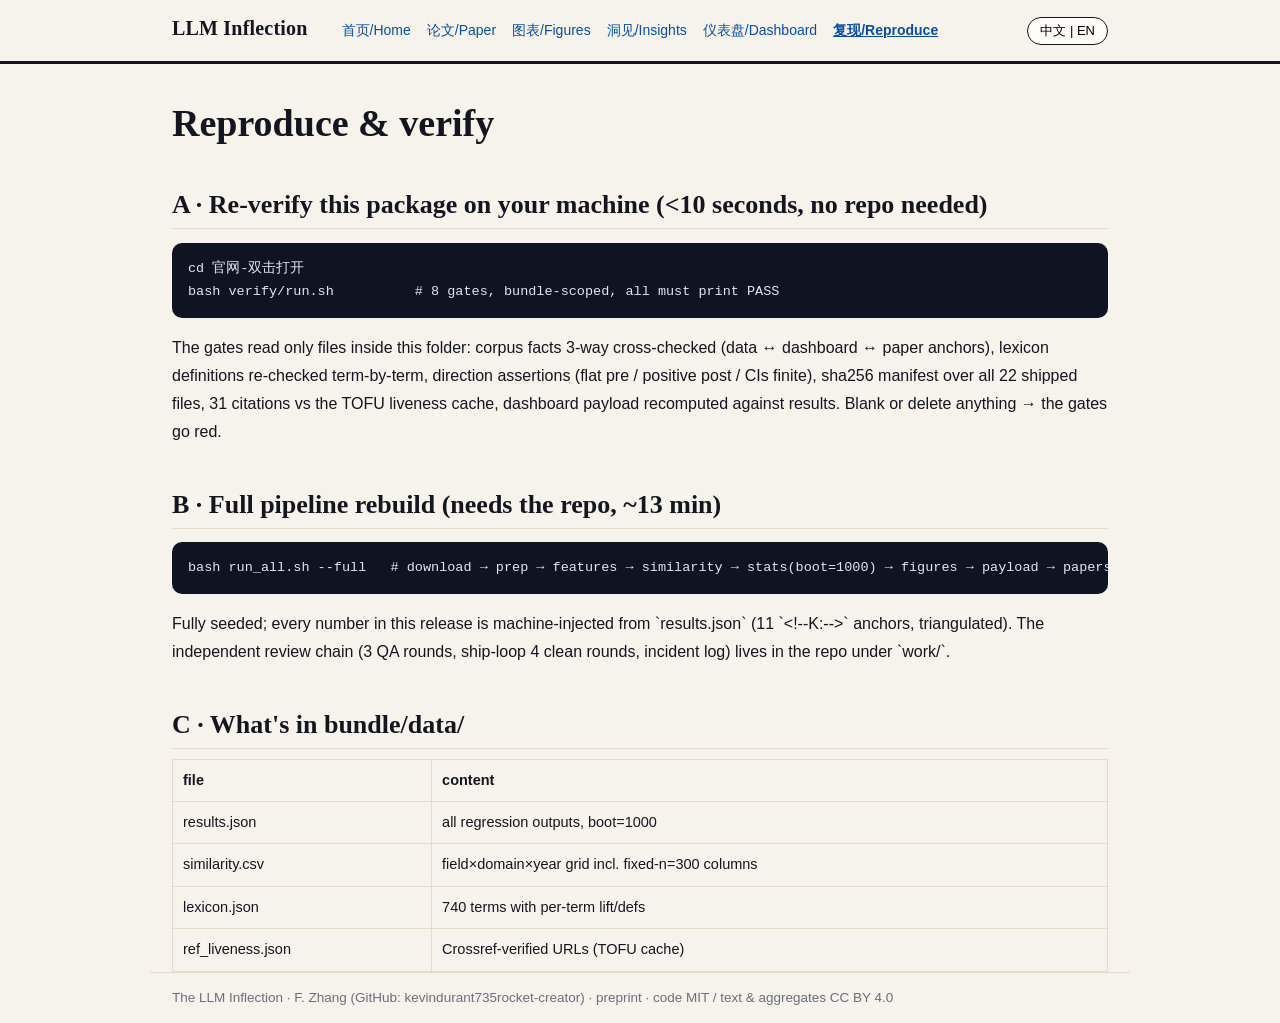
<file: reproduce.html>
<!doctype html><html lang="zh-CN"><head><meta charset="utf-8">
<meta name="viewport" content="width=device-width,initial-scale=1">
<title>Reproduce · 复现验证</title><meta name="description" content="LLM Inflection — 基于 12 万篇科学摘要的可复现实证研究。A reproducible study of how LLM writing tools changed the language of science.">
<link rel="stylesheet" href="style.css"><link rel="canonical" href="https://kevindurant735rocket-creator.github.io/llm-inflection/reproduce"></head>
<body><header class="top"><div class="wrap"><span class="brand">LLM Inflection</span><nav><a href="index.html">首页/Home</a><a href="paper.html">论文/Paper</a><a href="figures.html">图表/Figures</a><a href="insights.html">洞见/Insights</a><a href="dashboard.html">仪表盘/Dashboard</a><a href="reproduce.html" style="font-weight:700;text-decoration:underline">复现/Reproduce</a></nav>
<button class="langbtn" id="langbtn">中文 | EN</button></div></header><main class="wrap">

<h1 data-en>Reproduce &amp; verify</h1><h1 data-zh>复现与验证协议</h1>
<h2 data-en>A · Re-verify this package on your machine (&lt;10 seconds, no repo needed)</h2><h2 data-zh>A · 在你机器上复验本包（&lt;10 秒，无需仓库）</h2>
<pre>cd 官网-双击打开
bash verify/run.sh          # 8 gates, bundle-scoped, all must print PASS</pre>
<p data-en>The gates read only files inside this folder: corpus facts 3-way cross-checked (data ↔ dashboard ↔ paper anchors), lexicon definitions re-checked term-by-term, direction assertions (flat pre / positive post / CIs finite), sha256 manifest over all 22 shipped files, 31 citations vs the TOFU liveness cache, dashboard payload recomputed against results. Blank or delete anything → the gates go red.</p>
<p data-zh>八道门只读本文件夹内文件：语料事实三源交叉（数据↔仪表盘↔论文锚点）、词表逐核心词定义复核、方向断言（前期平/后期正/置信区间有限）、22 个发货文件全量 sha256 清单、31 条引用对活性缓存、仪表盘 payload 对 results 独立重算。任何文件被改动或移除 → 对应门必红。</p>
<h2 data-en>B · Full pipeline rebuild (needs the repo, ~13 min)</h2><h2 data-zh>B · 完整流水线重建（需仓库，约 13 分钟）</h2>
<pre>bash run_all.sh --full   # download → prep → features → similarity → stats(boot=1000) → figures → payload → papers → bundle</pre>
<p data-en>Fully seeded; every number in this release is machine-injected from `results.json` (11 `&lt;!--K:--&gt;` anchors, triangulated). The independent review chain (3 QA rounds, ship-loop 4 clean rounds, incident log) lives in the repo under `work/`.</p>
<p data-zh>全链路固定种子；本发布每个数字都从 results.json 机器注入（11 个 K 锚三方互检）。独立评审链（QA 三轮、发布循环四轮全绿、事故记录）在仓库 work/ 下。</p>
<h2 data-en>C · What's in bundle/data/</h2><h2 data-zh>C · bundle/data/ 里有什么</h2>
<table><tr><th data-en>file</th><th data-zh>文件</th><th data-en>content</th><th data-zh>内容</th></tr>
<tr><td>results.json</td><td data-zh>结果</td><td data-en>all regression outputs, boot=1000</td><td data-zh>全部回归输出（自助 1000 次）</td></tr>
<tr><td>similarity.csv</td><td data-zh>相似度</td><td data-en>field×domain×year grid incl. fixed-n=300 columns</td><td data-zh>领域×学部×年份网格，含固定 n=300 对照列</td></tr>
<tr><td>lexicon.json</td><td data-zh>词表</td><td data-en>740 terms with per-term lift/defs</td><td data-zh>740 词逐词提升度与定义</td></tr>
<tr><td>ref_liveness.json</td><td data-zh>引用活性</td><td data-en>Crossref-verified URLs (TOFU cache)</td><td data-zh>Crossref 验真 URL（首检即信缓存）</td></tr>
</table>
</main><footer class="wrap"><p data-en>The LLM Inflection · F. Zhang (GitHub: kevindurant735rocket-creator) · preprint · code MIT / text &amp; aggregates CC BY 4.0</p>
<p data-zh>LLM 拐点 · F. Zhang（GitHub: kevindurant735rocket-creator）· 预印本 · 代码 MIT / 文本与聚合数据 CC BY 4.0</p></footer><script>const b=document.body;if(localStorage.getItem('lang')==='zh')b.classList.add('zh');
function sw(){const zh=b.classList.toggle('zh');localStorage.setItem('lang',zh?'zh':'en');
document.getElementById('langbtn').textContent=zh?'EN | 中文':'中文 | EN'}
document.getElementById('langbtn').onclick=sw;
if(b.classList.contains('zh'))document.getElementById('langbtn').textContent='EN | 中文';</script></body></html>
</file>
<file: style.css>
:root{--ink:#14161f;--paper:#f6f3ec;--card:#fffdf7;--acc:#0a4da3;--warn:#b3541e;--line:#e2dccb}
*{box-sizing:border-box}body{margin:0;font:16px/1.75 -apple-system,"PingFang SC","Microsoft YaHei",Segoe UI,Roboto,sans-serif;color:var(--ink);background:var(--paper)}
.wrap{max-width:980px;margin:0 auto;padding:0 22px}header.top{border-bottom:3px solid var(--ink);padding:16px 0;margin-bottom:36px}
.top .wrap{display:flex;align-items:baseline;gap:18px;flex-wrap:wrap}
.brand{font:700 20px/1.2 Georgia,"Songti SC",serif;letter-spacing:.2px}
nav a{margin-left:16px;color:var(--acc);text-decoration:none;font-size:14px}nav a:hover{text-decoration:underline}
.langbtn{margin-left:auto;border:1px solid var(--ink);background:var(--card);padding:4px 12px;border-radius:999px;cursor:pointer;font-size:13px}
h1{font:700 38px/1.22 Georgia,"Songti SC",serif;margin:6px 0 4px}h2{font:700 26px/1.3 Georgia,"Songti SC",serif;margin:42px 0 10px;border-bottom:1px solid var(--line);padding-bottom:6px}
h3{font-size:18px;margin:26px 0 6px}p.lead{font-size:19px;color:#3b3f4c}
.kpis{display:grid;grid-template-columns:repeat(auto-fit,minmax(210px,1fr));gap:14px;margin:26px 0}
.kpi{background:var(--card);border:1px solid var(--line);border-radius:12px;padding:16px 18px;box-shadow:0 1px 0 rgba(0,0,0,.04)}
.kpi b{display:block;font:700 30px/1.1 Georgia,serif;color:var(--acc)}.kpi.red b{color:var(--warn)}
.kpi span{font-size:13.5px;color:#555}
.cards{display:grid;grid-template-columns:repeat(auto-fit,minmax(260px,1fr));gap:14px}
.card{background:var(--card);border:1px solid var(--line);border-radius:12px;padding:18px}.card a{font-weight:700}
figure{margin:22px 0;background:var(--card);border:1px solid var(--line);border-radius:12px;padding:14px}
figure img{width:100%;height:auto;border-radius:6px}figcaption{font-size:13.5px;color:#555;margin-top:8px}
pre{background:#101422;color:#dfe6f3;padding:14px 16px;border-radius:10px;overflow:auto;font-size:13.5px}
code{background:#eceadf;padding:1px 6px;border-radius:5px;font-size:.92em}
table{border-collapse:collapse;width:100%;font-size:14.5px}td,th{border:1px solid var(--line);padding:8px 10px;text-align:left}
.badge{display:inline-block;background:var(--acc);color:#fff;border-radius:6px;padding:2px 10px;font-size:12.5px;margin-right:6px}
.badge.g{background:#1c7d3f}.badge.o{background:var(--warn)}
footer{margin:56px 0 30px;color:#6b6f7b;font-size:13.5px;border-top:1px solid var(--line);padding-top:14px}
[data-zh]{display:none}body.zh [data-en]{display:none}body.zh [data-zh]{display:block}
body:not(.zh) span[data-zh]{display:none}body.zh span[data-en]{display:none}
body:not(.zh) span[data-en]{display:inline}body.zh span[data-zh]{display:inline}
.paper{background:var(--card);border:1px solid var(--line);border-radius:12px;padding:34px 42px;margin:22px 0}
.paper h1{font-size:28px}.paper h2{font-size:21px}.paper p{text-align:justify}
@media print{header.top,footer,.langbtn{display:none}body{background:#fff}.paper{border:none;padding:0}}
</file>
